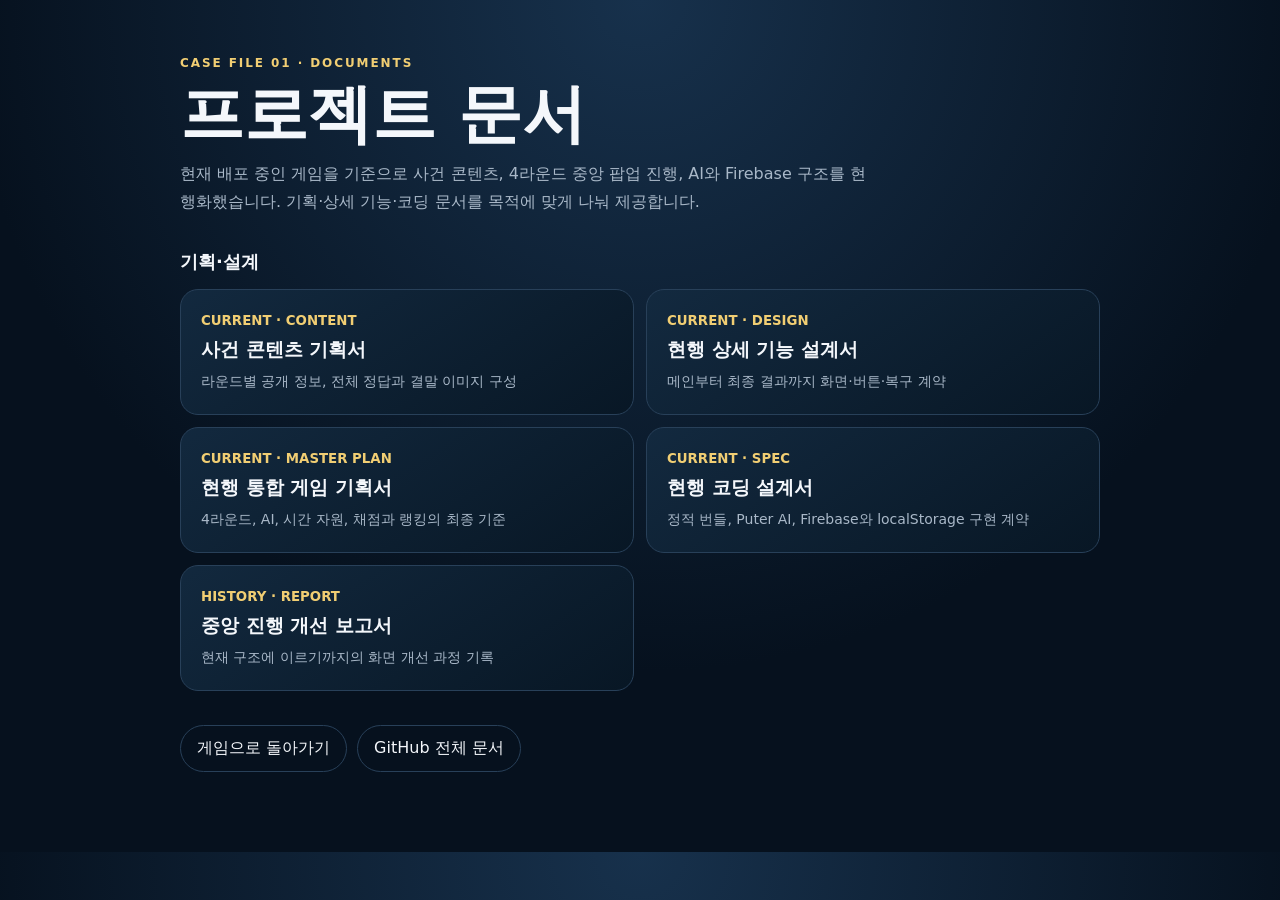
<file: docs/index.html>
<!doctype html>
<html lang="ko">
<head>
  <meta charset="utf-8">
  <meta name="viewport" content="width=device-width, initial-scale=1">
  <meta name="theme-color" content="#071423">
  <title>마크의 마지막 수리 · 프로젝트 문서</title>
  <style>
    :root{color-scheme:dark;--bg:#06111e;--panel:#0d1d2d;--line:#284059;--gold:#f1ce73;--text:#f4f7fb;--muted:#a9b8c8}
    *{box-sizing:border-box}
    body{margin:0;background:radial-gradient(circle at 50% 0,#17314c 0,#06111e 42rem);color:var(--text);font-family:system-ui,-apple-system,"Noto Sans KR",sans-serif}
    main{width:min(920px,calc(100% - 32px));margin:0 auto;padding:52px 0 80px}
    .eyebrow{color:var(--gold);font-size:12px;font-weight:900;letter-spacing:.16em}
    h1{margin:10px 0 12px;font-size:clamp(34px,7vw,64px);line-height:1.05}
    .lead{max-width:700px;margin:0;color:var(--muted);font-size:16px;line-height:1.75}
    section{margin-top:34px}
    h2{font-size:18px}
    .grid{display:grid;grid-template-columns:repeat(2,minmax(0,1fr));gap:12px}
    a.card{display:block;min-height:126px;padding:20px;border:1px solid var(--line);border-radius:18px;background:linear-gradient(145deg,rgba(19,42,64,.94),rgba(8,23,37,.96));color:inherit;text-decoration:none;transition:.18s ease}
    a.card:hover,a.card:focus-visible{border-color:var(--gold);transform:translateY(-2px);outline:none}
    .card small{color:var(--gold);font-weight:800}
    .card b{display:block;margin:8px 0;font-size:19px}
    .card span{color:var(--muted);font-size:14px;line-height:1.55}
    .actions{display:flex;flex-wrap:wrap;gap:10px;margin-top:34px}
    .actions a{padding:12px 16px;border:1px solid var(--line);border-radius:999px;color:var(--text);text-decoration:none}
    @media(max-width:640px){main{width:min(100% - 24px,920px);padding-top:34px}.grid{grid-template-columns:1fr}a.card{min-height:112px}}
  </style>
</head>
<body>
  <main>
    <span class="eyebrow">CASE FILE 01 · DOCUMENTS</span>
    <h1>프로젝트 문서</h1>
    <p class="lead">현재 배포 중인 게임을 기준으로 사건 콘텐츠, 4라운드 중앙 팝업 진행, AI와 Firebase 구조를 현행화했습니다. 기획·상세 기능·코딩 문서를 목적에 맞게 나눠 제공합니다.</p>

    <section>
      <h2>기획·설계</h2>
      <div class="grid">
        <a class="card" href="design/mark-death-mystery-design.html"><small>CURRENT · CONTENT</small><b>사건 콘텐츠 기획서</b><span>라운드별 공개 정보, 전체 정답과 결말 이미지 구성</span></a>
        <a class="card" href="design/mark-death-mystery-detailed-design.html"><small>CURRENT · DESIGN</small><b>현행 상세 기능 설계서</b><span>메인부터 최종 결과까지 화면·버튼·복구 계약</span></a>
        <a class="card" href="design/popup-four-round-mystery-game-plan.html"><small>CURRENT · MASTER PLAN</small><b>현행 통합 게임 기획서</b><span>4라운드, AI, 시간 자원, 채점과 랭킹의 최종 기준</span></a>
        <a class="card" href="design/popup-four-round-coding-spec.html"><small>CURRENT · SPEC</small><b>현행 코딩 설계서</b><span>정적 번들, Puter AI, Firebase와 localStorage 구현 계약</span></a>
        <a class="card" href="design/central-flow-improvement-report.html"><small>HISTORY · REPORT</small><b>중앙 진행 개선 보고서</b><span>현재 구조에 이르기까지의 화면 개선 과정 기록</span></a>
      </div>
    </section>

    <div class="actions">
      <a href="../">게임으로 돌아가기</a>
      <a href="https://github.com/watercastlegames/mark-last-repair/tree/main/docs" target="_blank" rel="noopener">GitHub 전체 문서</a>
    </div>
  </main>
</body>
</html>
</file>
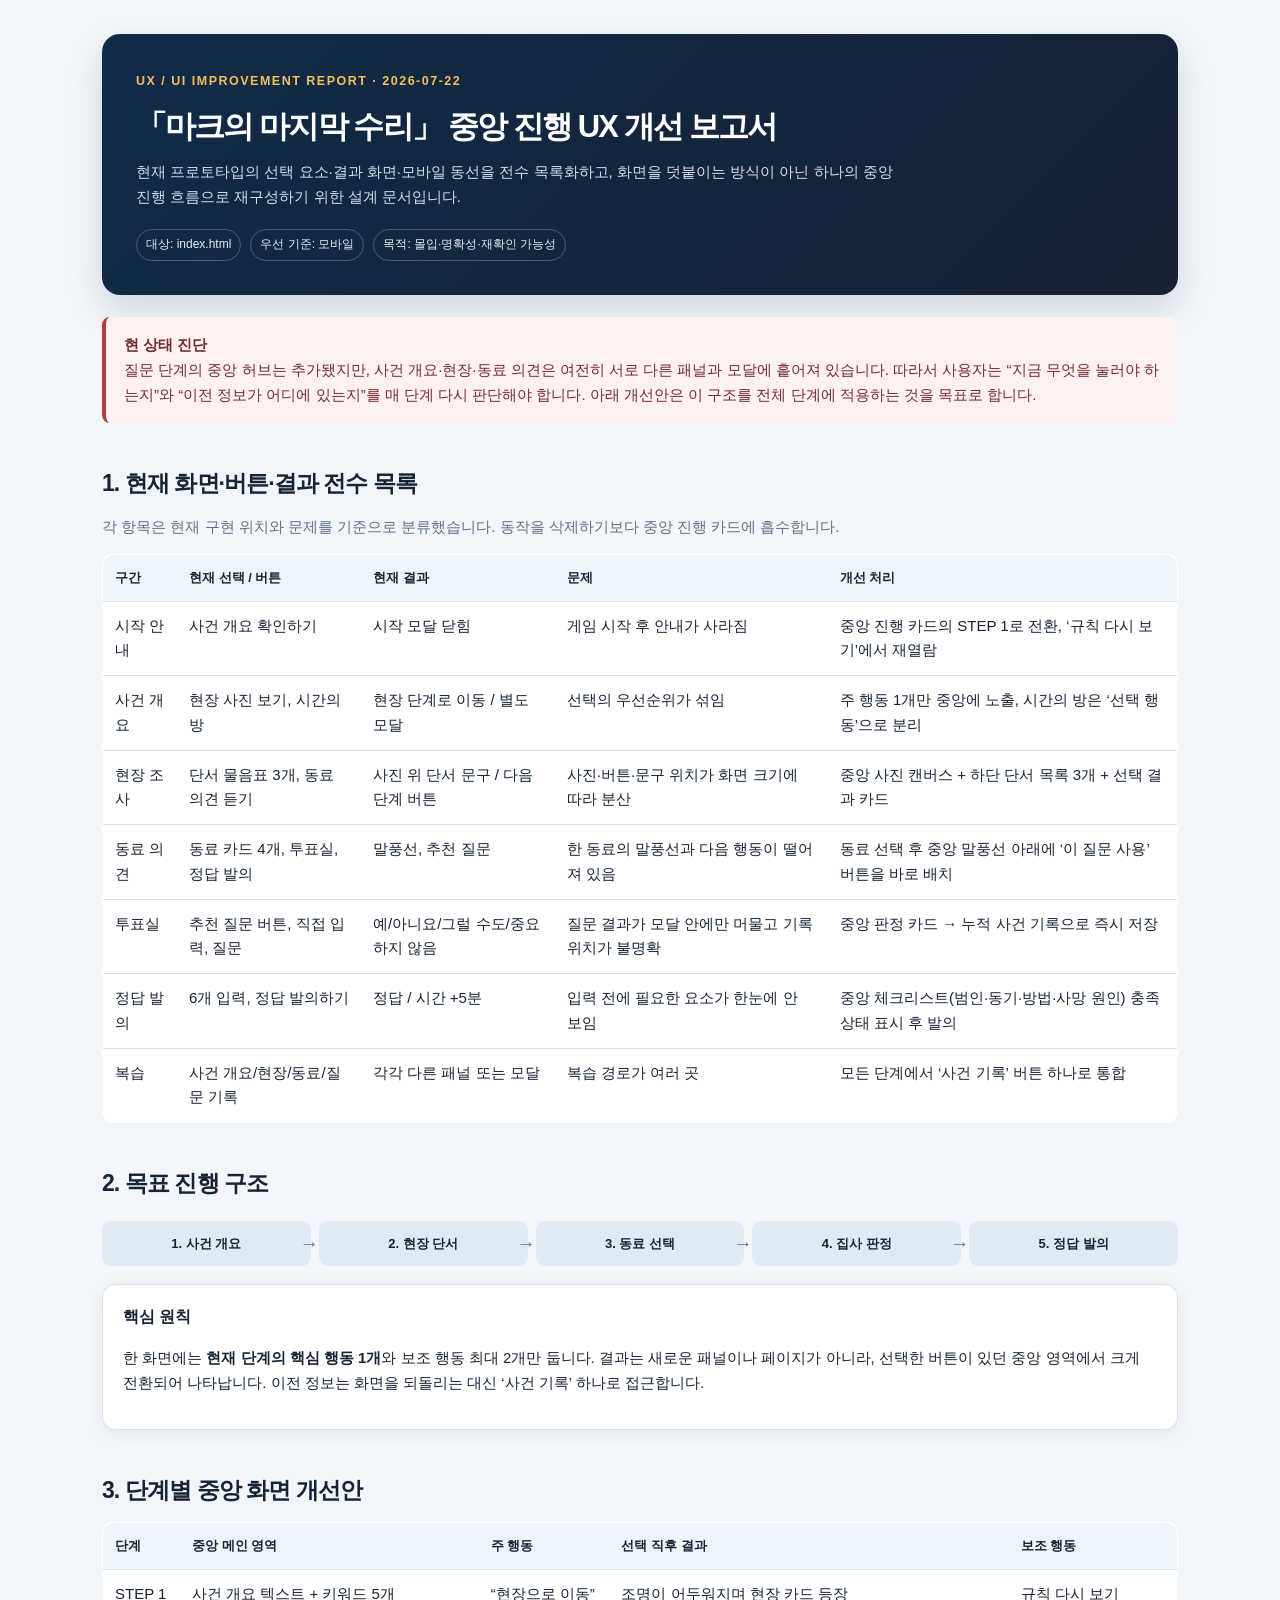
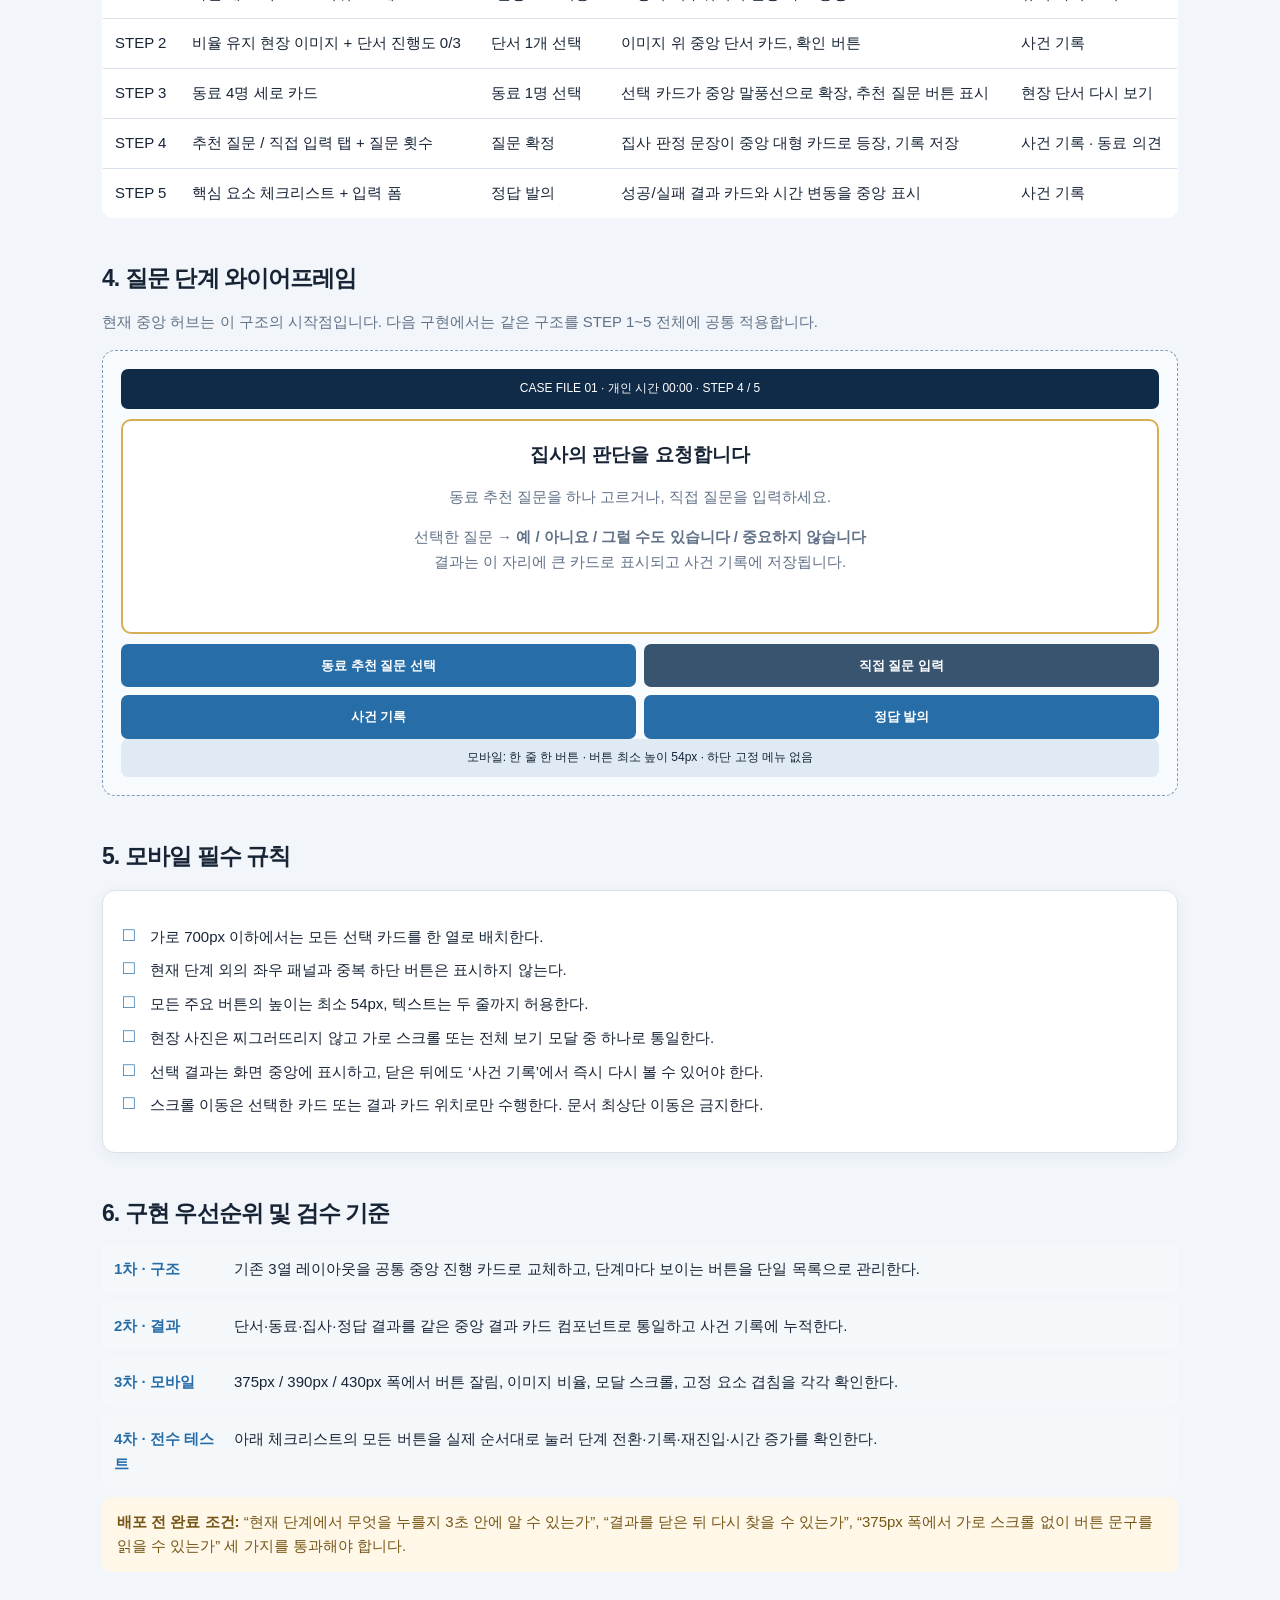
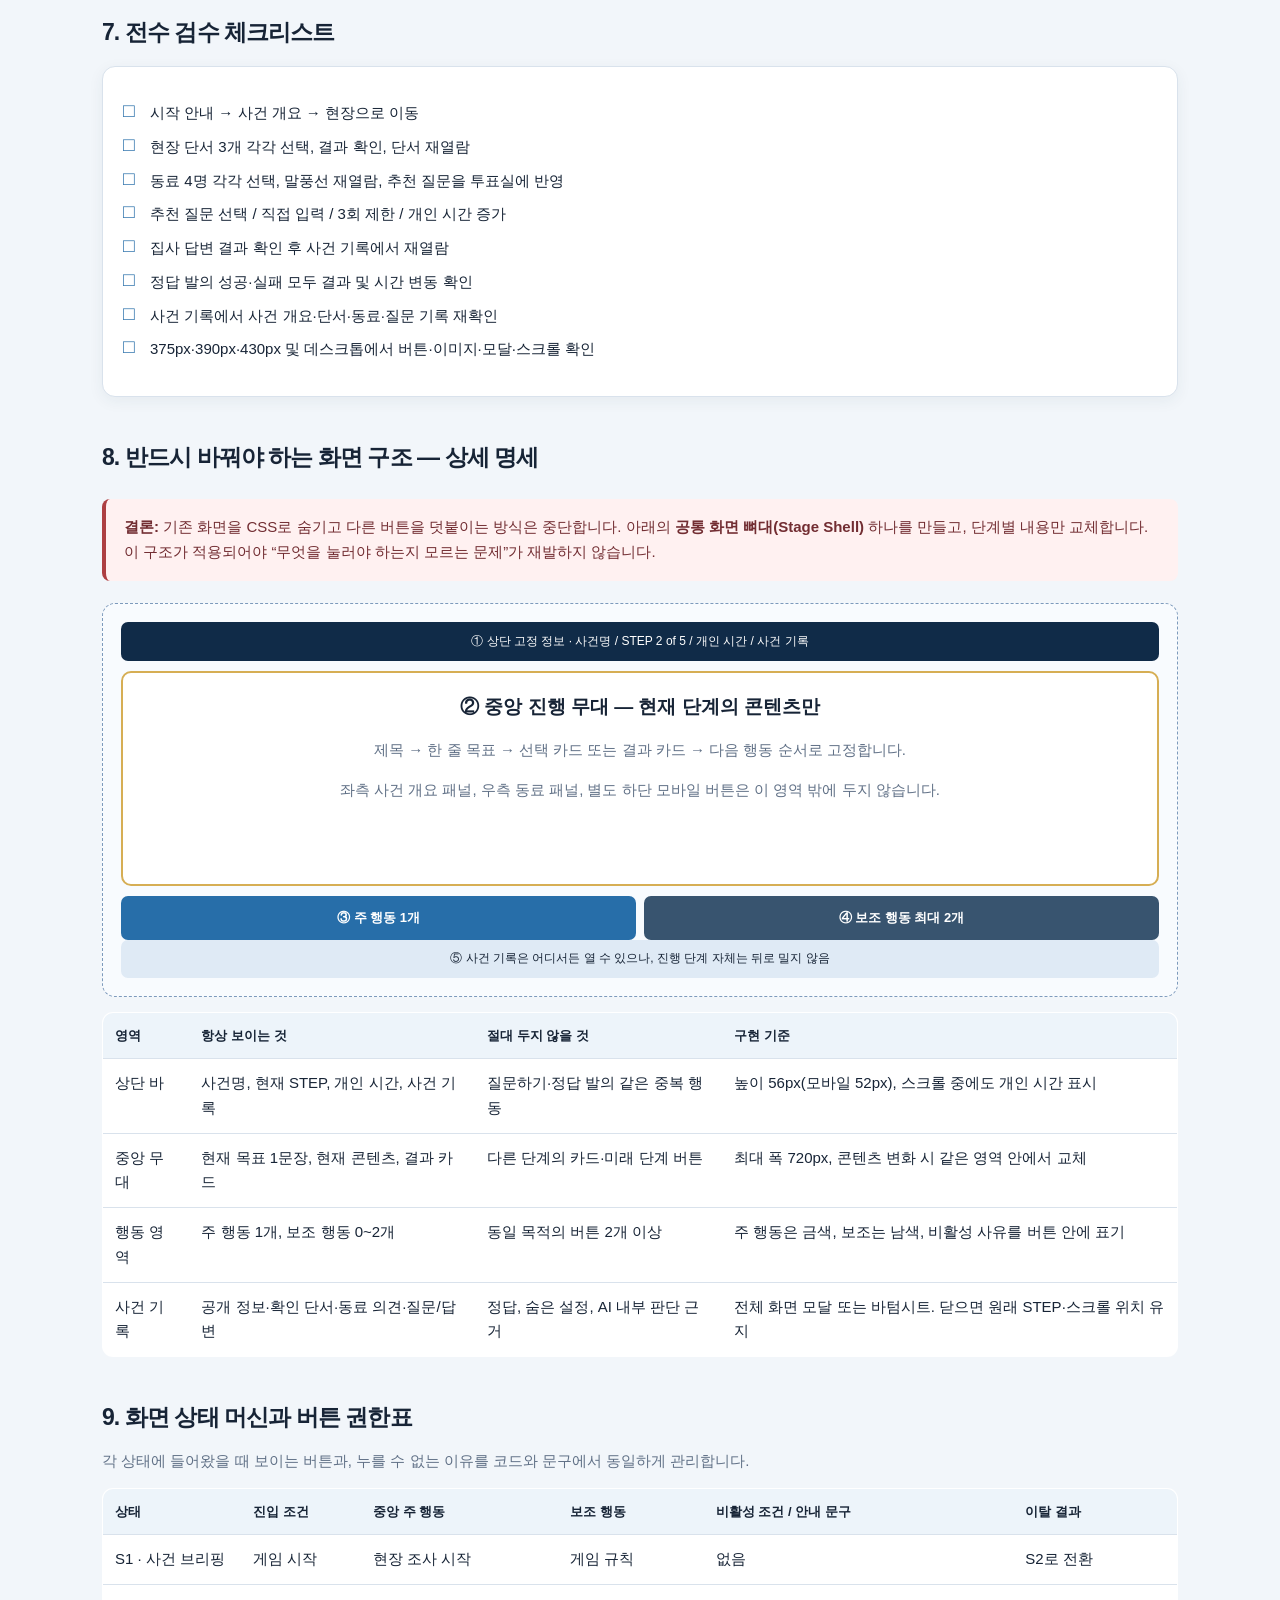
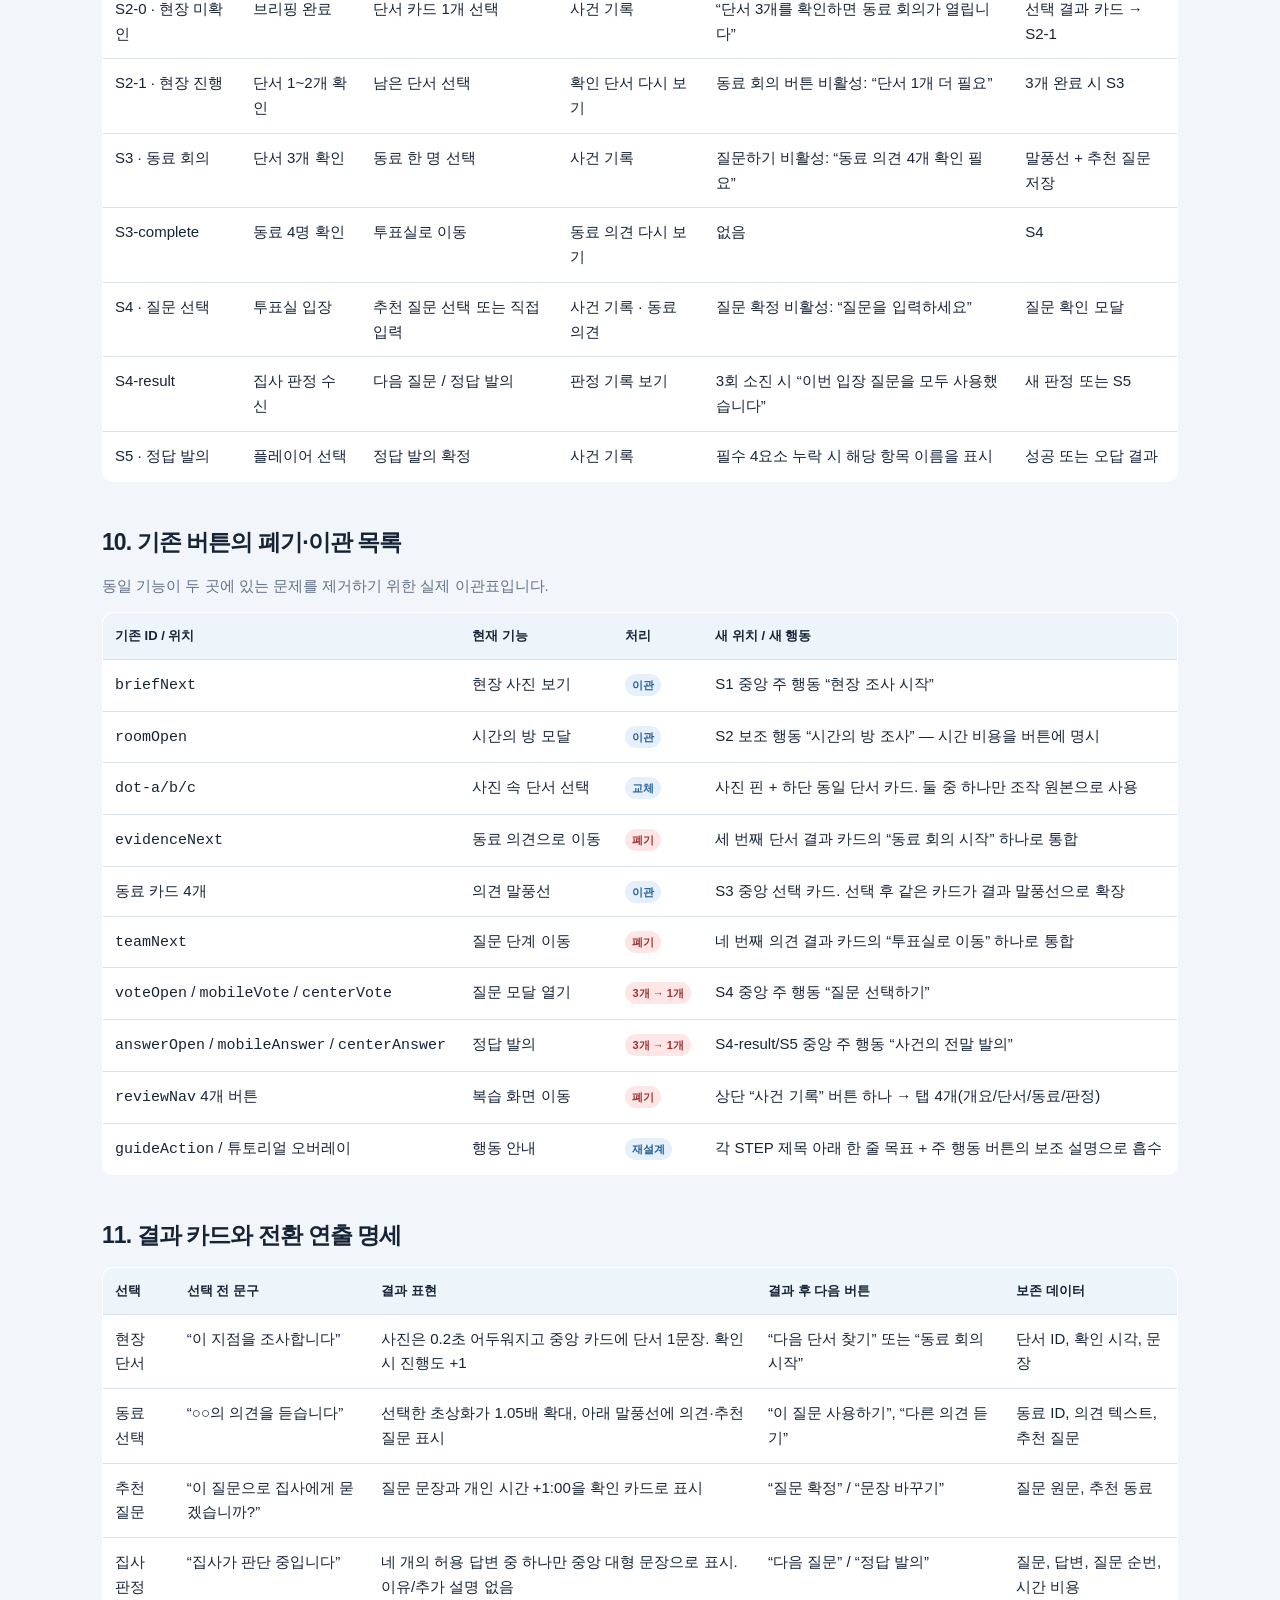
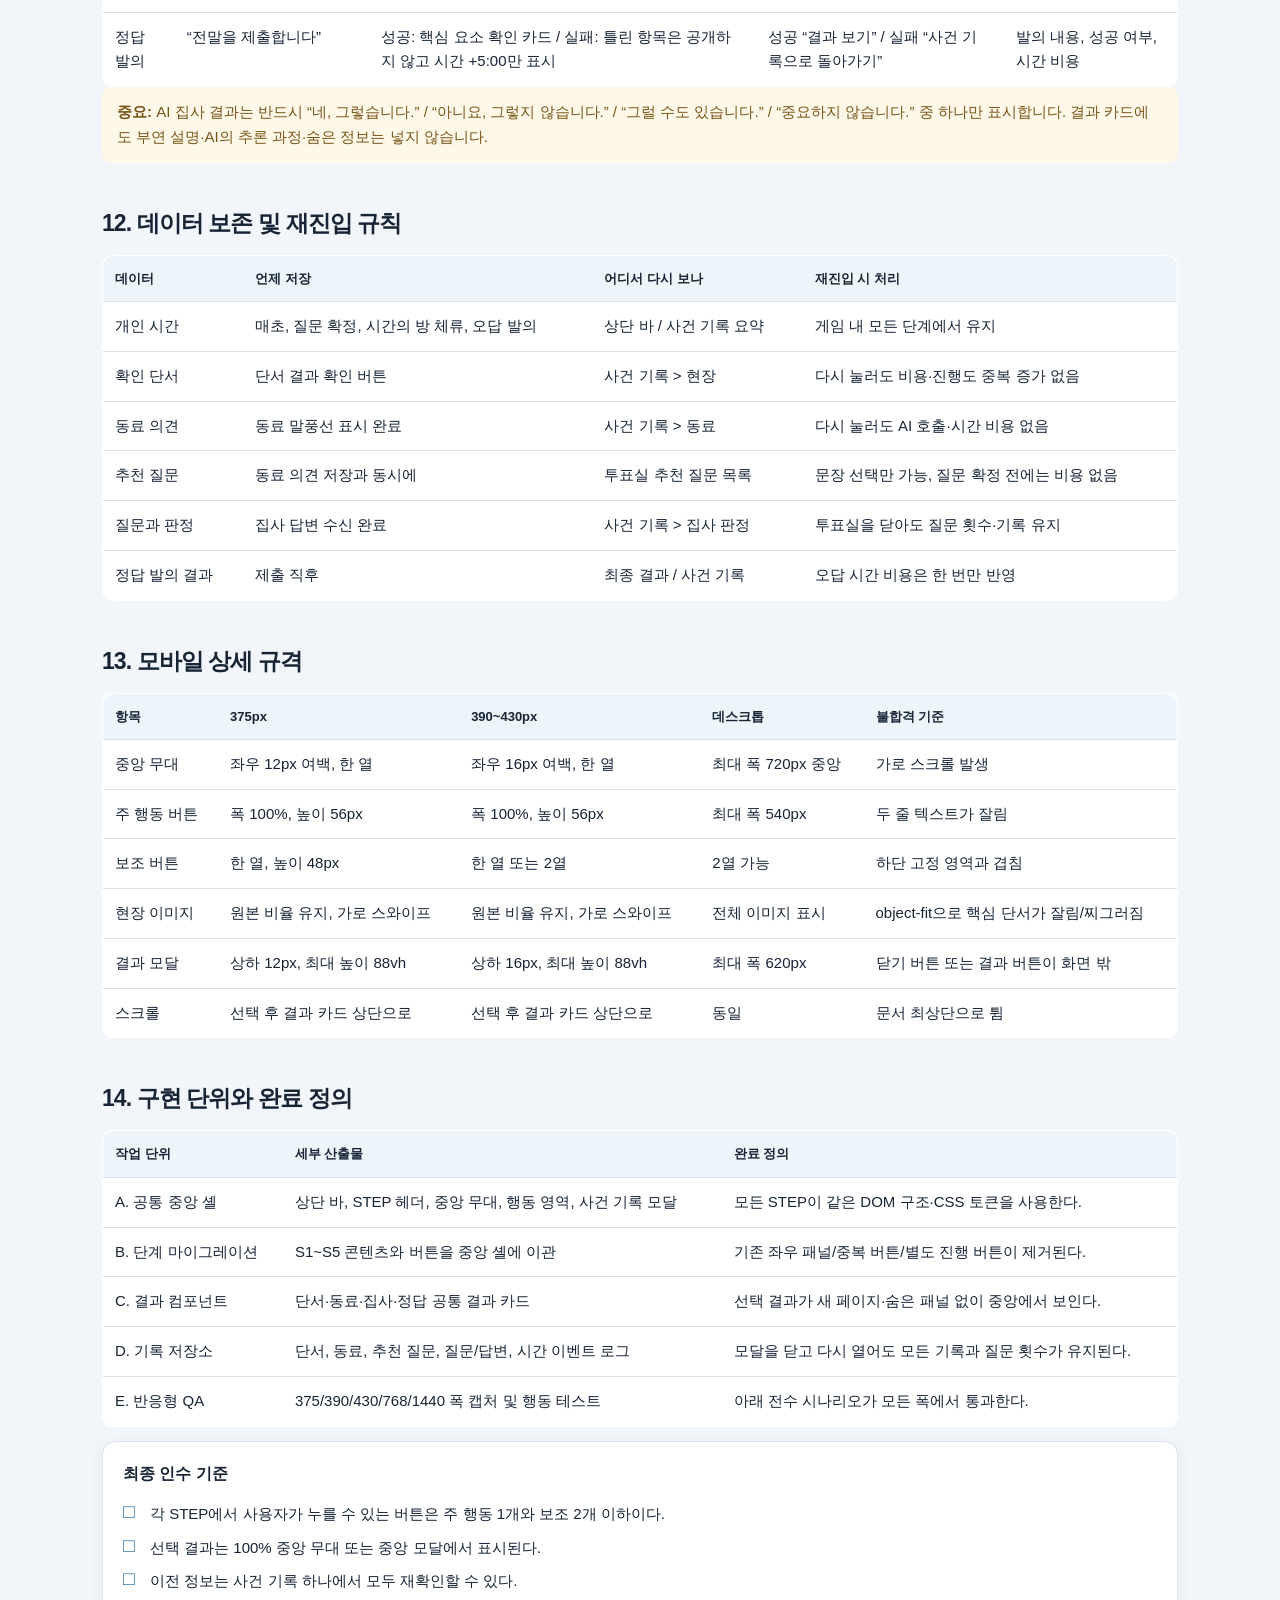
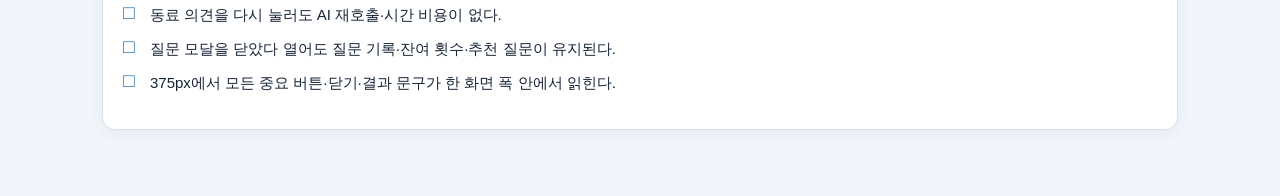
<file: central-flow-improvement-report.html>
<!doctype html>
<html lang="ko">
<head>
  <meta charset="utf-8">
  <meta name="viewport" content="width=device-width, initial-scale=1">
  <title>마크의 마지막 수리 · 중앙 진행 UX 개선 보고서</title>
  <style>
    :root{--ink:#172436;--muted:#617187;--line:#d9e2ec;--paper:#fff;--bg:#f2f6fa;--navy:#0b1c31;--blue:#276ea9;--gold:#c68c22;--red:#ad3f42;--green:#277756}*{box-sizing:border-box}body{margin:0;background:var(--bg);color:var(--ink);font:15px/1.65 "Noto Sans KR","Malgun Gothic",sans-serif}.page{max-width:1120px;margin:auto;padding:34px 22px 70px}.cover{padding:34px;border-radius:18px;background:linear-gradient(135deg,#102b48,#172033);color:#fff;box-shadow:0 15px 35px #102b4826}.cover small{color:#f1c15d;font-weight:800;letter-spacing:.12em}.cover h1{margin:8px 0;font-size:31px;letter-spacing:-.06em}.cover p{max-width:760px;margin:0;color:#d2deeb}.meta{display:flex;gap:9px;flex-wrap:wrap;margin-top:20px}.meta span{padding:5px 9px;border:1px solid #ffffff3b;border-radius:99px;color:#e3edf7;font-size:12px}.notice{margin:22px 0;padding:16px 18px;border-left:4px solid var(--red);border-radius:8px;background:#fff1f1;color:#722d32}h2{margin:42px 0 12px;font-size:23px;letter-spacing:-.04em}h3{margin:0 0 7px;font-size:16px}.section-note{margin:0 0 14px;color:var(--muted)}.card{margin:14px 0;padding:19px 20px;border:1px solid var(--line);border-radius:13px;background:var(--paper);box-shadow:0 4px 15px #233a5210}table{width:100%;border-collapse:collapse;background:var(--paper);border:1px solid var(--line);border-radius:11px;overflow:hidden}th,td{padding:12px;vertical-align:top;border-bottom:1px solid var(--line);text-align:left}th{background:#edf4fa;font-size:13px}tr:last-child td{border-bottom:0}.state{display:inline-block;padding:2px 7px;border-radius:99px;font-size:11px;font-weight:800;white-space:nowrap}.state.problem{background:#ffe6e6;color:#9b3333}.state.keep{background:#e5f4eb;color:#216b47}.state.new{background:#e5f0fc;color:#245f97}.flow{display:grid;grid-template-columns:repeat(5,1fr);gap:8px;margin:18px 0}.flow div{position:relative;padding:12px 9px;border-radius:9px;background:#dfeaf5;text-align:center;font-size:13px;font-weight:800}.flow div:not(:last-child):after{content:"→";position:absolute;right:-8px;top:50%;z-index:1;transform:translateY(-50%);color:#50789f;font-size:19px}.wire{margin:15px 0;padding:18px;border:1px dashed #7d9abc;border-radius:13px;background:#f8fbfe}.wire-top{padding:10px;border-radius:7px;background:#102b48;color:#fff;text-align:center;font-size:12px}.wire-stage{min-height:215px;margin:10px 0;padding:18px;border:2px solid #d6ae54;border-radius:10px;background:#fff;text-align:center}.wire-stage b{display:block;font-size:19px}.wire-stage p{color:#617187}.wire-actions{display:grid;grid-template-columns:1fr 1fr;gap:8px}.wire-actions span{padding:11px;border-radius:7px;background:#276ea9;color:#fff;text-align:center;font-weight:800;font-size:13px}.wire-actions span:nth-child(2){background:#38546f}.wire-bottom{padding:9px;border-radius:7px;background:#dfeaf5;text-align:center;font-size:12px}.checklist{padding-left:0;list-style:none}.checklist li{margin:9px 0;padding-left:27px;position:relative}.checklist li:before{content:"□";position:absolute;left:0;color:var(--blue);font-size:19px;line-height:1}.priority{display:grid;grid-template-columns:110px 1fr;gap:10px;margin:8px 0;padding:12px;border-radius:8px;background:#f5f8fb}.priority b{color:var(--blue)}.rule{padding:13px 15px;border-radius:9px;background:#fff8e9;color:#765617}@media(max-width:700px){.page{padding:18px 12px 50px}.cover{padding:24px 19px}.cover h1{font-size:25px}h2{margin-top:31px;font-size:20px}table{display:block;overflow-x:auto;white-space:normal}th,td{min-width:125px;padding:10px;font-size:13px}.flow{grid-template-columns:1fr}.flow div:not(:last-child):after{content:"↓";right:50%;top:auto;bottom:-17px;transform:translateX(50%)}.wire-actions{grid-template-columns:1fr}.priority{grid-template-columns:1fr;gap:2px}}
  </style>
</head>
<body>
  <main class="page">
    <header class="cover">
      <small>UX / UI IMPROVEMENT REPORT · 2026-07-22</small>
      <h1>「마크의 마지막 수리」 중앙 진행 UX 개선 보고서</h1>
      <p>현재 프로토타입의 선택 요소·결과 화면·모바일 동선을 전수 목록화하고, 화면을 덧붙이는 방식이 아닌 하나의 중앙 진행 흐름으로 재구성하기 위한 설계 문서입니다.</p>
      <div class="meta"><span>대상: index.html</span><span>우선 기준: 모바일</span><span>목적: 몰입·명확성·재확인 가능성</span></div>
    </header>

    <section class="notice"><b>현 상태 진단</b><br>질문 단계의 중앙 허브는 추가됐지만, 사건 개요·현장·동료 의견은 여전히 서로 다른 패널과 모달에 흩어져 있습니다. 따라서 사용자는 “지금 무엇을 눌러야 하는지”와 “이전 정보가 어디에 있는지”를 매 단계 다시 판단해야 합니다. 아래 개선안은 이 구조를 전체 단계에 적용하는 것을 목표로 합니다.</section>

    <h2>1. 현재 화면·버튼·결과 전수 목록</h2>
    <p class="section-note">각 항목은 현재 구현 위치와 문제를 기준으로 분류했습니다. 동작을 삭제하기보다 중앙 진행 카드에 흡수합니다.</p>
    <table>
      <thead><tr><th>구간</th><th>현재 선택 / 버튼</th><th>현재 결과</th><th>문제</th><th>개선 처리</th></tr></thead>
      <tbody>
        <tr><td>시작 안내</td><td>사건 개요 확인하기</td><td>시작 모달 닫힘</td><td>게임 시작 후 안내가 사라짐</td><td>중앙 진행 카드의 STEP 1로 전환, ‘규칙 다시 보기’에서 재열람</td></tr>
        <tr><td>사건 개요</td><td>현장 사진 보기, 시간의 방</td><td>현장 단계로 이동 / 별도 모달</td><td>선택의 우선순위가 섞임</td><td>주 행동 1개만 중앙에 노출, 시간의 방은 ‘선택 행동’으로 분리</td></tr>
        <tr><td>현장 조사</td><td>단서 물음표 3개, 동료 의견 듣기</td><td>사진 위 단서 문구 / 다음 단계 버튼</td><td>사진·버튼·문구 위치가 화면 크기에 따라 분산</td><td>중앙 사진 캔버스 + 하단 단서 목록 3개 + 선택 결과 카드</td></tr>
        <tr><td>동료 의견</td><td>동료 카드 4개, 투표실, 정답 발의</td><td>말풍선, 추천 질문</td><td>한 동료의 말풍선과 다음 행동이 떨어져 있음</td><td>동료 선택 후 중앙 말풍선 아래에 ‘이 질문 사용’ 버튼을 바로 배치</td></tr>
        <tr><td>투표실</td><td>추천 질문 버튼, 직접 입력, 질문</td><td>예/아니요/그럴 수도/중요하지 않음</td><td>질문 결과가 모달 안에만 머물고 기록 위치가 불명확</td><td>중앙 판정 카드 → 누적 사건 기록으로 즉시 저장</td></tr>
        <tr><td>정답 발의</td><td>6개 입력, 정답 발의하기</td><td>정답 / 시간 +5분</td><td>입력 전에 필요한 요소가 한눈에 안 보임</td><td>중앙 체크리스트(범인·동기·방법·사망 원인) 충족 상태 표시 후 발의</td></tr>
        <tr><td>복습</td><td>사건 개요/현장/동료/질문 기록</td><td>각각 다른 패널 또는 모달</td><td>복습 경로가 여러 곳</td><td>모든 단계에서 ‘사건 기록’ 버튼 하나로 통합</td></tr>
      </tbody>
    </table>

    <h2>2. 목표 진행 구조</h2>
    <div class="flow"><div>1. 사건 개요</div><div>2. 현장 단서</div><div>3. 동료 선택</div><div>4. 집사 판정</div><div>5. 정답 발의</div></div>
    <div class="card"><h3>핵심 원칙</h3><p>한 화면에는 <b>현재 단계의 핵심 행동 1개</b>와 보조 행동 최대 2개만 둡니다. 결과는 새로운 패널이나 페이지가 아니라, 선택한 버튼이 있던 중앙 영역에서 크게 전환되어 나타납니다. 이전 정보는 화면을 되돌리는 대신 ‘사건 기록’ 하나로 접근합니다.</p></div>

    <h2>3. 단계별 중앙 화면 개선안</h2>
    <table>
      <thead><tr><th>단계</th><th>중앙 메인 영역</th><th>주 행동</th><th>선택 직후 결과</th><th>보조 행동</th></tr></thead>
      <tbody>
        <tr><td>STEP 1</td><td>사건 개요 텍스트 + 키워드 5개</td><td>“현장으로 이동”</td><td>조명이 어두워지며 현장 카드 등장</td><td>규칙 다시 보기</td></tr>
        <tr><td>STEP 2</td><td>비율 유지 현장 이미지 + 단서 진행도 0/3</td><td>단서 1개 선택</td><td>이미지 위 중앙 단서 카드, 확인 버튼</td><td>사건 기록</td></tr>
        <tr><td>STEP 3</td><td>동료 4명 세로 카드</td><td>동료 1명 선택</td><td>선택 카드가 중앙 말풍선으로 확장, 추천 질문 버튼 표시</td><td>현장 단서 다시 보기</td></tr>
        <tr><td>STEP 4</td><td>추천 질문 / 직접 입력 탭 + 질문 횟수</td><td>질문 확정</td><td>집사 판정 문장이 중앙 대형 카드로 등장, 기록 저장</td><td>사건 기록 · 동료 의견</td></tr>
        <tr><td>STEP 5</td><td>핵심 요소 체크리스트 + 입력 폼</td><td>정답 발의</td><td>성공/실패 결과 카드와 시간 변동을 중앙 표시</td><td>사건 기록</td></tr>
      </tbody>
    </table>

    <h2>4. 질문 단계 와이어프레임</h2>
    <p class="section-note">현재 중앙 허브는 이 구조의 시작점입니다. 다음 구현에서는 같은 구조를 STEP 1~5 전체에 공통 적용합니다.</p>
    <div class="wire">
      <div class="wire-top">CASE FILE 01 · 개인 시간 00:00 · STEP 4 / 5</div>
      <div class="wire-stage"><b>집사의 판단을 요청합니다</b><p>동료 추천 질문을 하나 고르거나, 직접 질문을 입력하세요.</p><p>선택한 질문 → <strong>예 / 아니요 / 그럴 수도 있습니다 / 중요하지 않습니다</strong><br>결과는 이 자리에 큰 카드로 표시되고 사건 기록에 저장됩니다.</p></div>
      <div class="wire-actions"><span>동료 추천 질문 선택</span><span>직접 질문 입력</span><span>사건 기록</span><span>정답 발의</span></div>
      <div class="wire-bottom">모바일: 한 줄 한 버튼 · 버튼 최소 높이 54px · 하단 고정 메뉴 없음</div>
    </div>

    <h2>5. 모바일 필수 규칙</h2>
    <div class="card"><ul class="checklist"><li>가로 700px 이하에서는 모든 선택 카드를 한 열로 배치한다.</li><li>현재 단계 외의 좌우 패널과 중복 하단 버튼은 표시하지 않는다.</li><li>모든 주요 버튼의 높이는 최소 54px, 텍스트는 두 줄까지 허용한다.</li><li>현장 사진은 찌그러뜨리지 않고 가로 스크롤 또는 전체 보기 모달 중 하나로 통일한다.</li><li>선택 결과는 화면 중앙에 표시하고, 닫은 뒤에도 ‘사건 기록’에서 즉시 다시 볼 수 있어야 한다.</li><li>스크롤 이동은 선택한 카드 또는 결과 카드 위치로만 수행한다. 문서 최상단 이동은 금지한다.</li></ul></div>

    <h2>6. 구현 우선순위 및 검수 기준</h2>
    <div class="priority"><b>1차 · 구조</b><span>기존 3열 레이아웃을 공통 중앙 진행 카드로 교체하고, 단계마다 보이는 버튼을 단일 목록으로 관리한다.</span></div>
    <div class="priority"><b>2차 · 결과</b><span>단서·동료·집사·정답 결과를 같은 중앙 결과 카드 컴포넌트로 통일하고 사건 기록에 누적한다.</span></div>
    <div class="priority"><b>3차 · 모바일</b><span>375px / 390px / 430px 폭에서 버튼 잘림, 이미지 비율, 모달 스크롤, 고정 요소 겹침을 각각 확인한다.</span></div>
    <div class="priority"><b>4차 · 전수 테스트</b><span>아래 체크리스트의 모든 버튼을 실제 순서대로 눌러 단계 전환·기록·재진입·시간 증가를 확인한다.</span></div>
    <div class="rule"><b>배포 전 완료 조건:</b> “현재 단계에서 무엇을 누를지 3초 안에 알 수 있는가”, “결과를 닫은 뒤 다시 찾을 수 있는가”, “375px 폭에서 가로 스크롤 없이 버튼 문구를 읽을 수 있는가” 세 가지를 통과해야 합니다.</div>

    <h2>7. 전수 검수 체크리스트</h2>
    <div class="card"><ul class="checklist"><li>시작 안내 → 사건 개요 → 현장으로 이동</li><li>현장 단서 3개 각각 선택, 결과 확인, 단서 재열람</li><li>동료 4명 각각 선택, 말풍선 재열람, 추천 질문을 투표실에 반영</li><li>추천 질문 선택 / 직접 입력 / 3회 제한 / 개인 시간 증가</li><li>집사 답변 결과 확인 후 사건 기록에서 재열람</li><li>정답 발의 성공·실패 모두 결과 및 시간 변동 확인</li><li>사건 기록에서 사건 개요·단서·동료·질문 기록 재확인</li><li>375px·390px·430px 및 데스크톱에서 버튼·이미지·모달·스크롤 확인</li></ul></div>
    <h2>8. 반드시 바꿔야 하는 화면 구조 — 상세 명세</h2>
    <div class="notice"><b>결론:</b> 기존 화면을 CSS로 숨기고 다른 버튼을 덧붙이는 방식은 중단합니다. 아래의 <b>공통 화면 뼈대(Stage Shell)</b> 하나를 만들고, 단계별 내용만 교체합니다. 이 구조가 적용되어야 “무엇을 눌러야 하는지 모르는 문제”가 재발하지 않습니다.</div>
    <div class="wire">
      <div class="wire-top">① 상단 고정 정보 · 사건명 / STEP 2 of 5 / 개인 시간 / 사건 기록</div>
      <div class="wire-stage"><b>② 중앙 진행 무대 — 현재 단계의 콘텐츠만</b><p>제목 → 한 줄 목표 → 선택 카드 또는 결과 카드 → 다음 행동 순서로 고정합니다.</p><p>좌측 사건 개요 패널, 우측 동료 패널, 별도 하단 모바일 버튼은 이 영역 밖에 두지 않습니다.</p></div>
      <div class="wire-actions"><span>③ 주 행동 1개</span><span>④ 보조 행동 최대 2개</span></div>
      <div class="wire-bottom">⑤ 사건 기록은 어디서든 열 수 있으나, 진행 단계 자체는 뒤로 밀지 않음</div>
    </div>
    <table>
      <thead><tr><th>영역</th><th>항상 보이는 것</th><th>절대 두지 않을 것</th><th>구현 기준</th></tr></thead>
      <tbody>
        <tr><td>상단 바</td><td>사건명, 현재 STEP, 개인 시간, 사건 기록</td><td>질문하기·정답 발의 같은 중복 행동</td><td>높이 56px(모바일 52px), 스크롤 중에도 개인 시간 표시</td></tr>
        <tr><td>중앙 무대</td><td>현재 목표 1문장, 현재 콘텐츠, 결과 카드</td><td>다른 단계의 카드·미래 단계 버튼</td><td>최대 폭 720px, 콘텐츠 변화 시 같은 영역 안에서 교체</td></tr>
        <tr><td>행동 영역</td><td>주 행동 1개, 보조 행동 0~2개</td><td>동일 목적의 버튼 2개 이상</td><td>주 행동은 금색, 보조는 남색, 비활성 사유를 버튼 안에 표기</td></tr>
        <tr><td>사건 기록</td><td>공개 정보·확인 단서·동료 의견·질문/답변</td><td>정답, 숨은 설정, AI 내부 판단 근거</td><td>전체 화면 모달 또는 바텀시트. 닫으면 원래 STEP·스크롤 위치 유지</td></tr>
      </tbody>
    </table>

    <h2>9. 화면 상태 머신과 버튼 권한표</h2>
    <p class="section-note">각 상태에 들어왔을 때 보이는 버튼과, 누를 수 없는 이유를 코드와 문구에서 동일하게 관리합니다.</p>
    <table>
      <thead><tr><th>상태</th><th>진입 조건</th><th>중앙 주 행동</th><th>보조 행동</th><th>비활성 조건 / 안내 문구</th><th>이탈 결과</th></tr></thead>
      <tbody>
        <tr><td>S1 · 사건 브리핑</td><td>게임 시작</td><td>현장 조사 시작</td><td>게임 규칙</td><td>없음</td><td>S2로 전환</td></tr>
        <tr><td>S2-0 · 현장 미확인</td><td>브리핑 완료</td><td>단서 카드 1개 선택</td><td>사건 기록</td><td>“단서 3개를 확인하면 동료 회의가 열립니다”</td><td>선택 결과 카드 → S2-1</td></tr>
        <tr><td>S2-1 · 현장 진행</td><td>단서 1~2개 확인</td><td>남은 단서 선택</td><td>확인 단서 다시 보기</td><td>동료 회의 버튼 비활성: “단서 1개 더 필요”</td><td>3개 완료 시 S3</td></tr>
        <tr><td>S3 · 동료 회의</td><td>단서 3개 확인</td><td>동료 한 명 선택</td><td>사건 기록</td><td>질문하기 비활성: “동료 의견 4개 확인 필요”</td><td>말풍선 + 추천 질문 저장</td></tr>
        <tr><td>S3-complete</td><td>동료 4명 확인</td><td>투표실로 이동</td><td>동료 의견 다시 보기</td><td>없음</td><td>S4</td></tr>
        <tr><td>S4 · 질문 선택</td><td>투표실 입장</td><td>추천 질문 선택 또는 직접 입력</td><td>사건 기록 · 동료 의견</td><td>질문 확정 비활성: “질문을 입력하세요”</td><td>질문 확인 모달</td></tr>
        <tr><td>S4-result</td><td>집사 판정 수신</td><td>다음 질문 / 정답 발의</td><td>판정 기록 보기</td><td>3회 소진 시 “이번 입장 질문을 모두 사용했습니다”</td><td>새 판정 또는 S5</td></tr>
        <tr><td>S5 · 정답 발의</td><td>플레이어 선택</td><td>정답 발의 확정</td><td>사건 기록</td><td>필수 4요소 누락 시 해당 항목 이름을 표시</td><td>성공 또는 오답 결과</td></tr>
      </tbody>
    </table>

    <h2>10. 기존 버튼의 폐기·이관 목록</h2>
    <p class="section-note">동일 기능이 두 곳에 있는 문제를 제거하기 위한 실제 이관표입니다.</p>
    <table>
      <thead><tr><th>기존 ID / 위치</th><th>현재 기능</th><th>처리</th><th>새 위치 / 새 행동</th></tr></thead>
      <tbody>
        <tr><td><code>briefNext</code></td><td>현장 사진 보기</td><td><span class="state new">이관</span></td><td>S1 중앙 주 행동 “현장 조사 시작”</td></tr>
        <tr><td><code>roomOpen</code></td><td>시간의 방 모달</td><td><span class="state new">이관</span></td><td>S2 보조 행동 “시간의 방 조사” — 시간 비용을 버튼에 명시</td></tr>
        <tr><td><code>dot-a/b/c</code></td><td>사진 속 단서 선택</td><td><span class="state new">교체</span></td><td>사진 핀 + 하단 동일 단서 카드. 둘 중 하나만 조작 원본으로 사용</td></tr>
        <tr><td><code>evidenceNext</code></td><td>동료 의견으로 이동</td><td><span class="state problem">폐기</span></td><td>세 번째 단서 결과 카드의 “동료 회의 시작” 하나로 통합</td></tr>
        <tr><td>동료 카드 4개</td><td>의견 말풍선</td><td><span class="state new">이관</span></td><td>S3 중앙 선택 카드. 선택 후 같은 카드가 결과 말풍선으로 확장</td></tr>
        <tr><td><code>teamNext</code></td><td>질문 단계 이동</td><td><span class="state problem">폐기</span></td><td>네 번째 의견 결과 카드의 “투표실로 이동” 하나로 통합</td></tr>
        <tr><td><code>voteOpen</code> / <code>mobileVote</code> / <code>centerVote</code></td><td>질문 모달 열기</td><td><span class="state problem">3개 → 1개</span></td><td>S4 중앙 주 행동 “질문 선택하기”</td></tr>
        <tr><td><code>answerOpen</code> / <code>mobileAnswer</code> / <code>centerAnswer</code></td><td>정답 발의</td><td><span class="state problem">3개 → 1개</span></td><td>S4-result/S5 중앙 주 행동 “사건의 전말 발의”</td></tr>
        <tr><td><code>reviewNav</code> 4개 버튼</td><td>복습 화면 이동</td><td><span class="state problem">폐기</span></td><td>상단 “사건 기록” 버튼 하나 → 탭 4개(개요/단서/동료/판정)</td></tr>
        <tr><td><code>guideAction</code> / 튜토리얼 오버레이</td><td>행동 안내</td><td><span class="state new">재설계</span></td><td>각 STEP 제목 아래 한 줄 목표 + 주 행동 버튼의 보조 설명으로 흡수</td></tr>
      </tbody>
    </table>

    <h2>11. 결과 카드와 전환 연출 명세</h2>
    <table>
      <thead><tr><th>선택</th><th>선택 전 문구</th><th>결과 표현</th><th>결과 후 다음 버튼</th><th>보존 데이터</th></tr></thead>
      <tbody>
        <tr><td>현장 단서</td><td>“이 지점을 조사합니다”</td><td>사진은 0.2초 어두워지고 중앙 카드에 단서 1문장. 확인 시 진행도 +1</td><td>“다음 단서 찾기” 또는 “동료 회의 시작”</td><td>단서 ID, 확인 시각, 문장</td></tr>
        <tr><td>동료 선택</td><td>“○○의 의견을 듣습니다”</td><td>선택한 초상화가 1.05배 확대, 아래 말풍선에 의견·추천 질문 표시</td><td>“이 질문 사용하기”, “다른 의견 듣기”</td><td>동료 ID, 의견 텍스트, 추천 질문</td></tr>
        <tr><td>추천 질문</td><td>“이 질문으로 집사에게 묻겠습니까?”</td><td>질문 문장과 개인 시간 +1:00을 확인 카드로 표시</td><td>“질문 확정” / “문장 바꾸기”</td><td>질문 원문, 추천 동료</td></tr>
        <tr><td>집사 판정</td><td>“집사가 판단 중입니다”</td><td>네 개의 허용 답변 중 하나만 중앙 대형 문장으로 표시. 이유/추가 설명 없음</td><td>“다음 질문” / “정답 발의”</td><td>질문, 답변, 질문 순번, 시간 비용</td></tr>
        <tr><td>정답 발의</td><td>“전말을 제출합니다”</td><td>성공: 핵심 요소 확인 카드 / 실패: 틀린 항목은 공개하지 않고 시간 +5:00만 표시</td><td>성공 “결과 보기” / 실패 “사건 기록으로 돌아가기”</td><td>발의 내용, 성공 여부, 시간 비용</td></tr>
      </tbody>
    </table>
    <div class="rule"><b>중요:</b> AI 집사 결과는 반드시 “네, 그렇습니다.” / “아니요, 그렇지 않습니다.” / “그럴 수도 있습니다.” / “중요하지 않습니다.” 중 하나만 표시합니다. 결과 카드에도 부연 설명·AI의 추론 과정·숨은 정보는 넣지 않습니다.</div>

    <h2>12. 데이터 보존 및 재진입 규칙</h2>
    <table>
      <thead><tr><th>데이터</th><th>언제 저장</th><th>어디서 다시 보나</th><th>재진입 시 처리</th></tr></thead>
      <tbody>
        <tr><td>개인 시간</td><td>매초, 질문 확정, 시간의 방 체류, 오답 발의</td><td>상단 바 / 사건 기록 요약</td><td>게임 내 모든 단계에서 유지</td></tr>
        <tr><td>확인 단서</td><td>단서 결과 확인 버튼</td><td>사건 기록 &gt; 현장</td><td>다시 눌러도 비용·진행도 중복 증가 없음</td></tr>
        <tr><td>동료 의견</td><td>동료 말풍선 표시 완료</td><td>사건 기록 &gt; 동료</td><td>다시 눌러도 AI 호출·시간 비용 없음</td></tr>
        <tr><td>추천 질문</td><td>동료 의견 저장과 동시에</td><td>투표실 추천 질문 목록</td><td>문장 선택만 가능, 질문 확정 전에는 비용 없음</td></tr>
        <tr><td>질문과 판정</td><td>집사 답변 수신 완료</td><td>사건 기록 &gt; 집사 판정</td><td>투표실을 닫아도 질문 횟수·기록 유지</td></tr>
        <tr><td>정답 발의 결과</td><td>제출 직후</td><td>최종 결과 / 사건 기록</td><td>오답 시간 비용은 한 번만 반영</td></tr>
      </tbody>
    </table>

    <h2>13. 모바일 상세 규격</h2>
    <table>
      <thead><tr><th>항목</th><th>375px</th><th>390~430px</th><th>데스크톱</th><th>불합격 기준</th></tr></thead>
      <tbody>
        <tr><td>중앙 무대</td><td>좌우 12px 여백, 한 열</td><td>좌우 16px 여백, 한 열</td><td>최대 폭 720px 중앙</td><td>가로 스크롤 발생</td></tr>
        <tr><td>주 행동 버튼</td><td>폭 100%, 높이 56px</td><td>폭 100%, 높이 56px</td><td>최대 폭 540px</td><td>두 줄 텍스트가 잘림</td></tr>
        <tr><td>보조 버튼</td><td>한 열, 높이 48px</td><td>한 열 또는 2열</td><td>2열 가능</td><td>하단 고정 영역과 겹침</td></tr>
        <tr><td>현장 이미지</td><td>원본 비율 유지, 가로 스와이프</td><td>원본 비율 유지, 가로 스와이프</td><td>전체 이미지 표시</td><td>object-fit으로 핵심 단서가 잘림/찌그러짐</td></tr>
        <tr><td>결과 모달</td><td>상하 12px, 최대 높이 88vh</td><td>상하 16px, 최대 높이 88vh</td><td>최대 폭 620px</td><td>닫기 버튼 또는 결과 버튼이 화면 밖</td></tr>
        <tr><td>스크롤</td><td>선택 후 결과 카드 상단으로</td><td>선택 후 결과 카드 상단으로</td><td>동일</td><td>문서 최상단으로 튐</td></tr>
      </tbody>
    </table>

    <h2>14. 구현 단위와 완료 정의</h2>
    <table>
      <thead><tr><th>작업 단위</th><th>세부 산출물</th><th>완료 정의</th></tr></thead>
      <tbody>
        <tr><td>A. 공통 중앙 셸</td><td>상단 바, STEP 헤더, 중앙 무대, 행동 영역, 사건 기록 모달</td><td>모든 STEP이 같은 DOM 구조·CSS 토큰을 사용한다.</td></tr>
        <tr><td>B. 단계 마이그레이션</td><td>S1~S5 콘텐츠와 버튼을 중앙 셸에 이관</td><td>기존 좌우 패널/중복 버튼/별도 진행 버튼이 제거된다.</td></tr>
        <tr><td>C. 결과 컴포넌트</td><td>단서·동료·집사·정답 공통 결과 카드</td><td>선택 결과가 새 페이지·숨은 패널 없이 중앙에서 보인다.</td></tr>
        <tr><td>D. 기록 저장소</td><td>단서, 동료, 추천 질문, 질문/답변, 시간 이벤트 로그</td><td>모달을 닫고 다시 열어도 모든 기록과 질문 횟수가 유지된다.</td></tr>
        <tr><td>E. 반응형 QA</td><td>375/390/430/768/1440 폭 캡처 및 행동 테스트</td><td>아래 전수 시나리오가 모든 폭에서 통과한다.</td></tr>
      </tbody>
    </table>
    <div class="card"><h3>최종 인수 기준</h3><ul class="checklist"><li>각 STEP에서 사용자가 누를 수 있는 버튼은 주 행동 1개와 보조 2개 이하이다.</li><li>선택 결과는 100% 중앙 무대 또는 중앙 모달에서 표시된다.</li><li>이전 정보는 사건 기록 하나에서 모두 재확인할 수 있다.</li><li>동료 의견을 다시 눌러도 AI 재호출·시간 비용이 없다.</li><li>질문 모달을 닫았다 열어도 질문 기록·잔여 횟수·추천 질문이 유지된다.</li><li>375px에서 모든 중요 버튼·닫기·결과 문구가 한 화면 폭 안에서 읽힌다.</li></ul></div>
  </main>
</body>
</html>
</file>
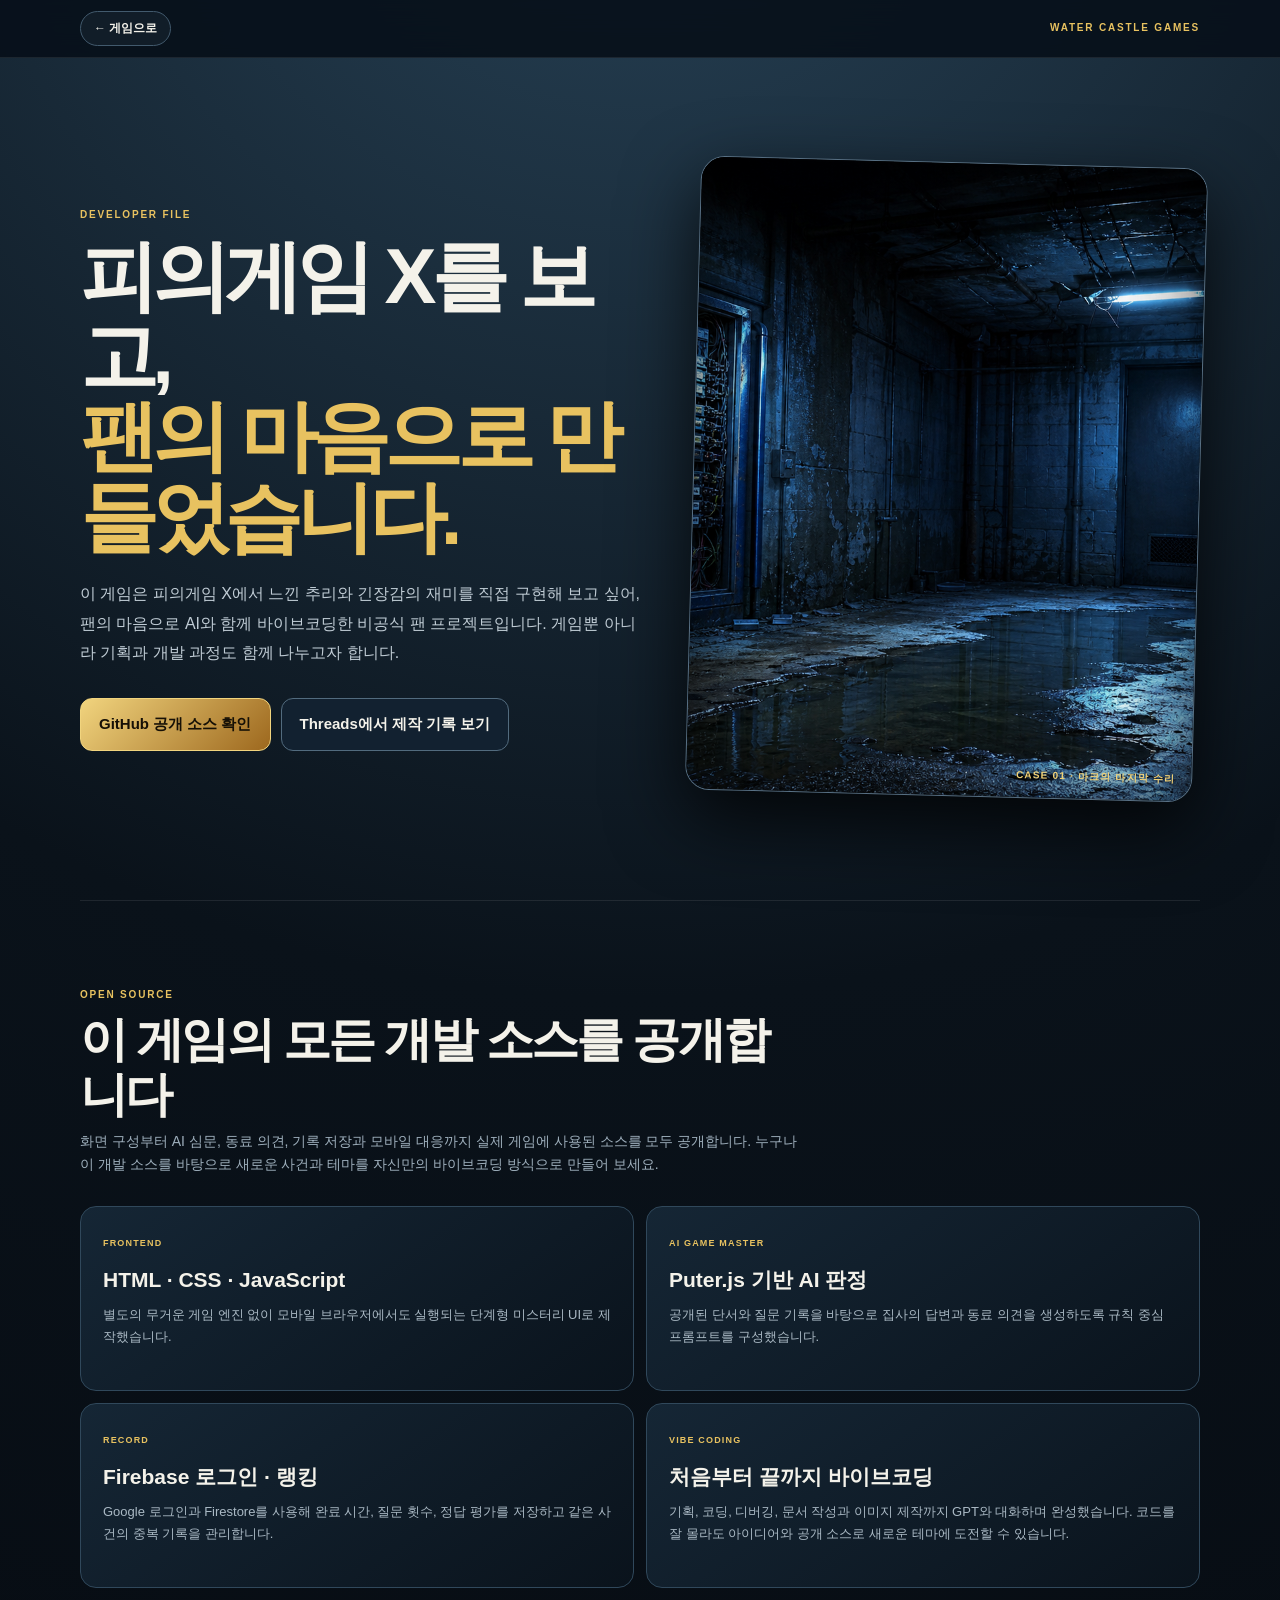
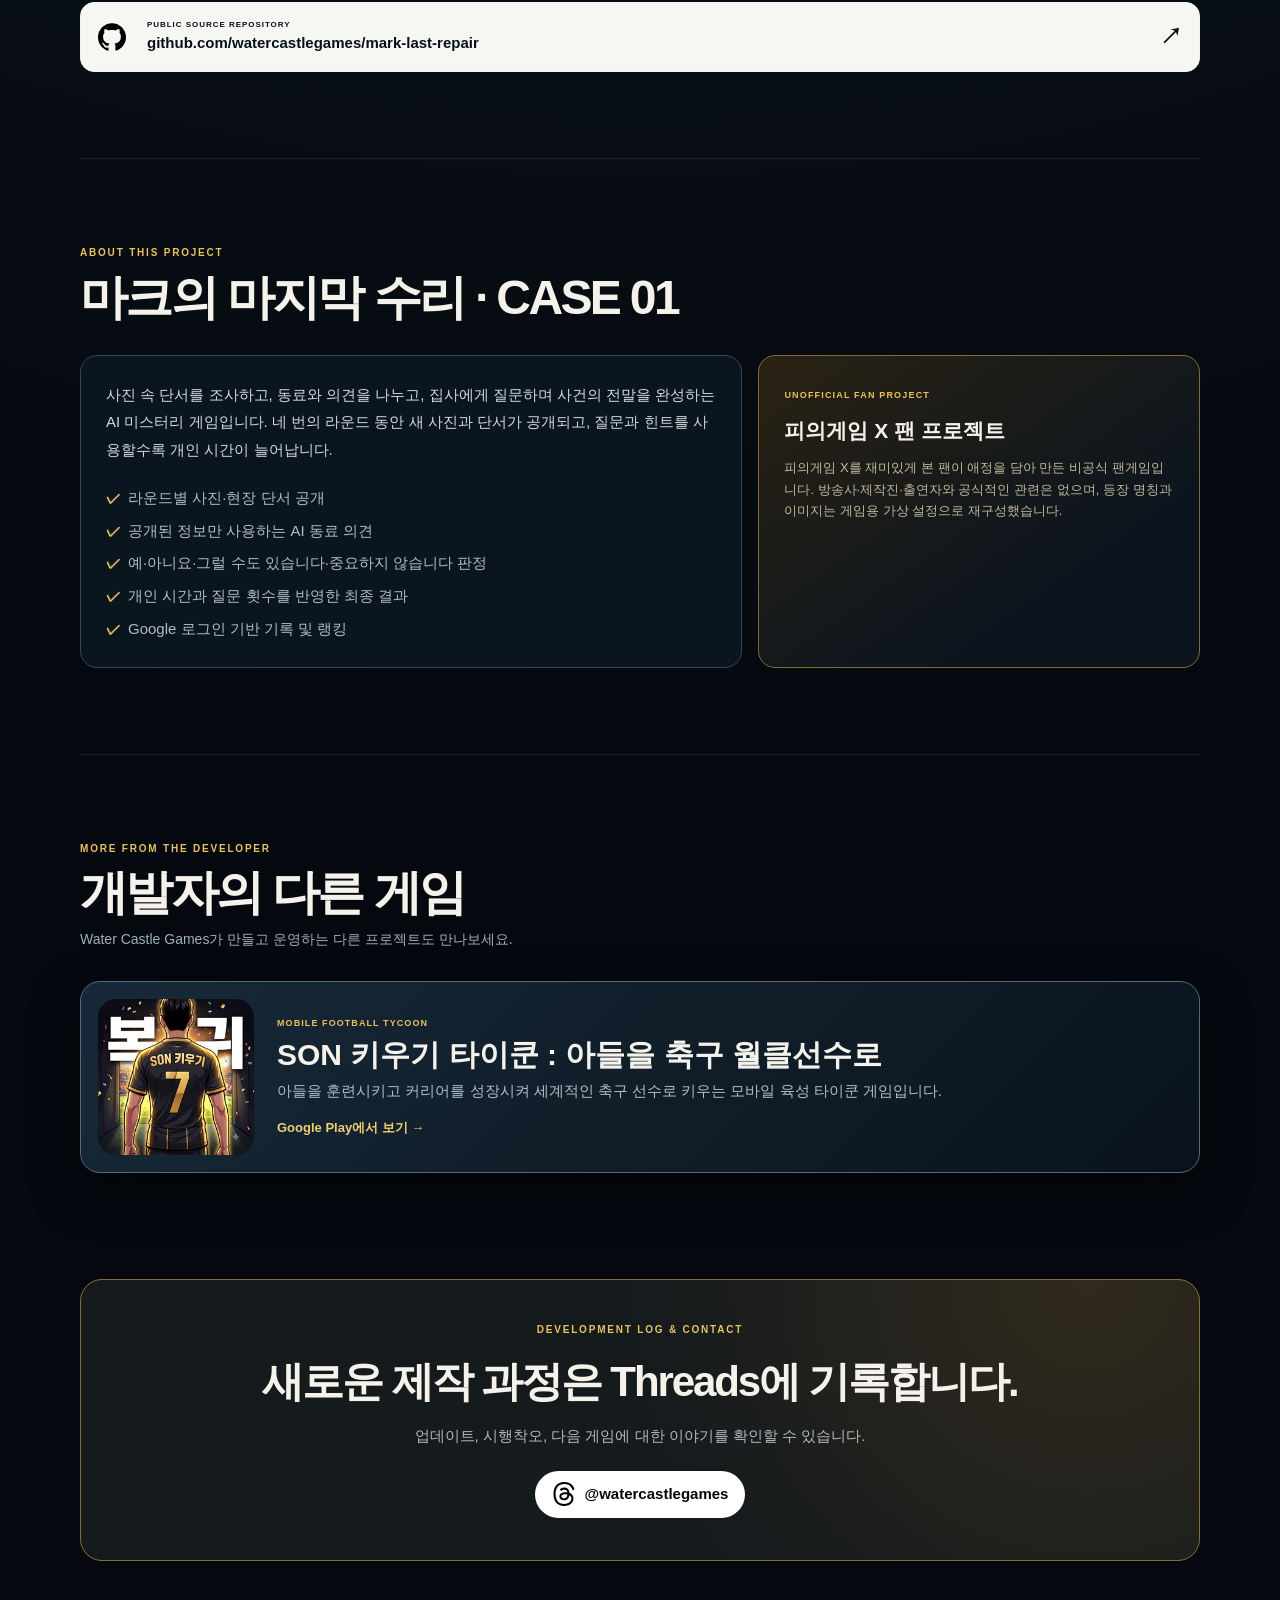
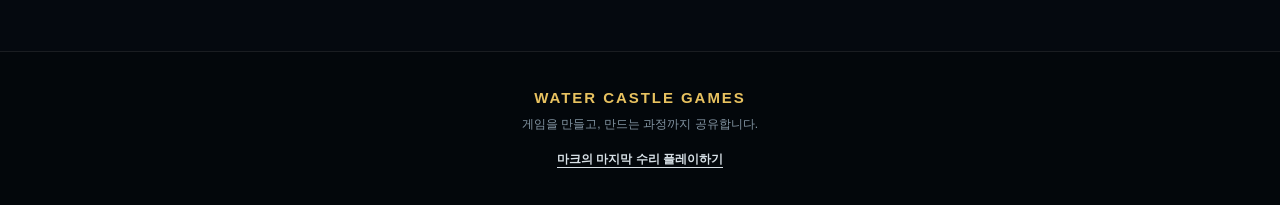
<file: developer.html>
<!doctype html>
<html lang="ko">
<head>
  <meta charset="utf-8">
  <meta name="viewport" content="width=device-width, initial-scale=1, viewport-fit=cover">
  <meta name="theme-color" content="#071423">
  <meta name="description" content="피의게임 X를 보고 팬의 마음으로 바이브코딩한 팬 프로젝트와 전체 공개 개발 소스를 소개합니다.">
  <title>개발자 정보 · Water Castle Games</title>
  <link rel="stylesheet" href="assets/css/developer.css?v=round54">
</head>
<body>
  <header class="developer-nav">
    <a class="back-link" href="index.html" aria-label="마크의 마지막 수리 게임으로 돌아가기">← 게임으로</a>
    <span>WATER CASTLE GAMES</span>
  </header>

  <main>
    <section class="developer-hero" aria-labelledby="developerTitle">
      <div class="hero-copy">
        <span class="eyebrow">DEVELOPER FILE</span>
        <h1 id="developerTitle">피의게임 X를 보고,<br><em>팬의 마음으로 만들었습니다.</em></h1>
        <p>이 게임은 피의게임 X에서 느낀 추리와 긴장감의 재미를 직접 구현해 보고 싶어, 팬의 마음으로 AI와 함께 바이브코딩한 비공식 팬 프로젝트입니다. 게임뿐 아니라 기획과 개발 과정도 함께 나누고자 합니다.</p>
        <div class="hero-actions">
          <a class="primary-link" href="https://github.com/watercastlegames/mark-last-repair" target="_blank" rel="noopener noreferrer">GitHub 공개 소스 확인</a>
          <a class="secondary-link" href="https://www.threads.com/@watercastlegames?hl=ko" target="_blank" rel="noopener noreferrer">Threads에서 제작 기록 보기</a>
        </div>
      </div>
      <figure class="hero-visual">
        <img src="assets/electrical-room.png" alt="폐극장 배전실을 표현한 마크의 마지막 수리 게임 장면">
        <figcaption>CASE 01 · 마크의 마지막 수리</figcaption>
      </figure>
    </section>

    <section class="developer-section source-section" aria-labelledby="sourceTitle">
      <div class="section-heading">
        <span>OPEN SOURCE</span>
        <h2 id="sourceTitle">이 게임의 모든 개발 소스를 공개합니다</h2>
        <p>화면 구성부터 AI 심문, 동료 의견, 기록 저장과 모바일 대응까지 실제 게임에 사용된 소스를 모두 공개합니다. 누구나 이 개발 소스를 바탕으로 새로운 사건과 테마를 자신만의 바이브코딩 방식으로 만들어 보세요.</p>
      </div>
      <div class="source-grid">
        <article>
          <b>FRONTEND</b>
          <h3>HTML · CSS · JavaScript</h3>
          <p>별도의 무거운 게임 엔진 없이 모바일 브라우저에서도 실행되는 단계형 미스터리 UI로 제작했습니다.</p>
        </article>
        <article>
          <b>AI GAME MASTER</b>
          <h3>Puter.js 기반 AI 판정</h3>
          <p>공개된 단서와 질문 기록을 바탕으로 집사의 답변과 동료 의견을 생성하도록 규칙 중심 프롬프트를 구성했습니다.</p>
        </article>
        <article>
          <b>RECORD</b>
          <h3>Firebase 로그인 · 랭킹</h3>
          <p>Google 로그인과 Firestore를 사용해 완료 시간, 질문 횟수, 정답 평가를 저장하고 같은 사건의 중복 기록을 관리합니다.</p>
        </article>
        <article>
          <b>VIBE CODING</b>
          <h3>처음부터 끝까지 바이브코딩</h3>
          <p>기획, 코딩, 디버깅, 문서 작성과 이미지 제작까지 GPT와 대화하며 완성했습니다. 코드를 잘 몰라도 아이디어와 공개 소스로 새로운 테마에 도전할 수 있습니다.</p>
        </article>
      </div>
      <a class="wide-github-link" href="https://github.com/watercastlegames/mark-last-repair" target="_blank" rel="noopener noreferrer">
        <img src="assets/images/github.svg" alt="" width="28" height="28" aria-hidden="true">
        <span><small>PUBLIC SOURCE REPOSITORY</small><strong>github.com/watercastlegames/mark-last-repair</strong></span>
        <b aria-hidden="true">↗</b>
      </a>
    </section>

    <section class="developer-section project-section" aria-labelledby="projectTitle">
      <div class="section-heading">
        <span>ABOUT THIS PROJECT</span>
        <h2 id="projectTitle">마크의 마지막 수리 · CASE 01</h2>
      </div>
      <div class="project-layout">
        <div class="project-description">
          <p>사진 속 단서를 조사하고, 동료와 의견을 나누고, 집사에게 질문하며 사건의 전말을 완성하는 AI 미스터리 게임입니다. 네 번의 라운드 동안 새 사진과 단서가 공개되고, 질문과 힌트를 사용할수록 개인 시간이 늘어납니다.</p>
          <ul>
            <li>라운드별 사진·현장 단서 공개</li>
            <li>공개된 정보만 사용하는 AI 동료 의견</li>
            <li>예·아니요·그럴 수도 있습니다·중요하지 않습니다 판정</li>
            <li>개인 시간과 질문 횟수를 반영한 최종 결과</li>
            <li>Google 로그인 기반 기록 및 랭킹</li>
          </ul>
        </div>
        <aside class="fan-notice">
          <span>UNOFFICIAL FAN PROJECT</span>
          <strong>피의게임 X 팬 프로젝트</strong>
          <p>피의게임 X를 재미있게 본 팬이 애정을 담아 만든 비공식 팬게임입니다. 방송사·제작진·출연자와 공식적인 관련은 없으며, 등장 명칭과 이미지는 게임용 가상 설정으로 재구성했습니다.</p>
        </aside>
      </div>
    </section>

    <section class="developer-section other-games" aria-labelledby="gamesTitle">
      <div class="section-heading">
        <span>MORE FROM THE DEVELOPER</span>
        <h2 id="gamesTitle">개발자의 다른 게임</h2>
        <p>Water Castle Games가 만들고 운영하는 다른 프로젝트도 만나보세요.</p>
      </div>
      <a class="game-card" href="https://play.google.com/store/apps/details?id=com.SonFootballerTycoon.WaterCastleGames&amp;hl=ko" target="_blank" rel="noopener noreferrer">
        <img src="assets/images/son-game-icon.jpg" alt="SON 키우기 타이쿤 아들을 축구 월클선수로 게임 아이콘">
        <span>
          <small>MOBILE FOOTBALL TYCOON</small>
          <strong>SON 키우기 타이쿤 : 아들을 축구 월클선수로</strong>
          <p>아들을 훈련시키고 커리어를 성장시켜 세계적인 축구 선수로 키우는 모바일 육성 타이쿤 게임입니다.</p>
          <b>Google Play에서 보기 →</b>
        </span>
      </a>
    </section>

    <section class="developer-contact" aria-labelledby="contactTitle">
      <span>DEVELOPMENT LOG &amp; CONTACT</span>
      <h2 id="contactTitle">새로운 제작 과정은 Threads에 기록합니다.</h2>
      <p>업데이트, 시행착오, 다음 게임에 대한 이야기를 확인할 수 있습니다.</p>
      <a href="https://www.threads.com/@watercastlegames?hl=ko" target="_blank" rel="noopener noreferrer">
        <img src="assets/images/threads.svg" alt="" width="24" height="24" aria-hidden="true">
        @watercastlegames
      </a>
    </section>
  </main>

  <footer>
    <b>WATER CASTLE GAMES</b>
    <p>게임을 만들고, 만드는 과정까지 공유합니다.</p>
    <a href="index.html">마크의 마지막 수리 플레이하기</a>
  </footer>
</body>
</html>
</file>
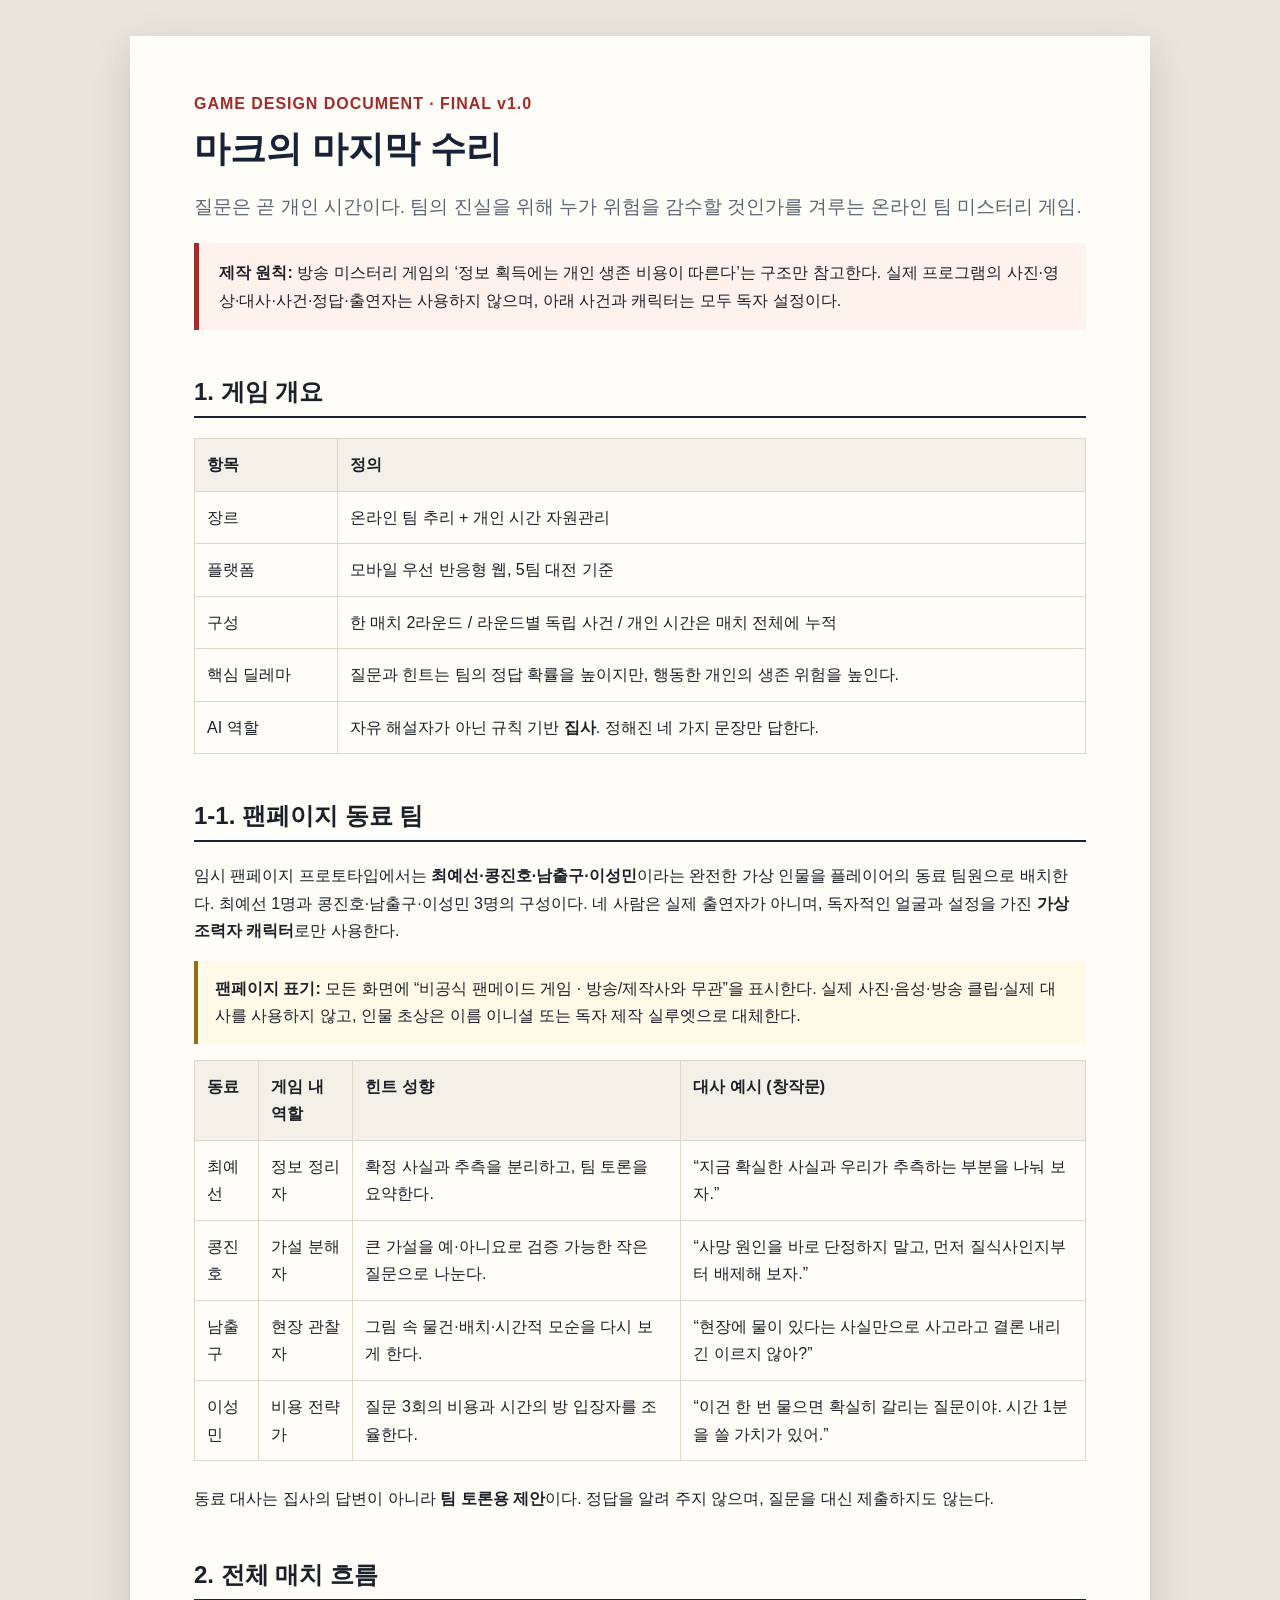
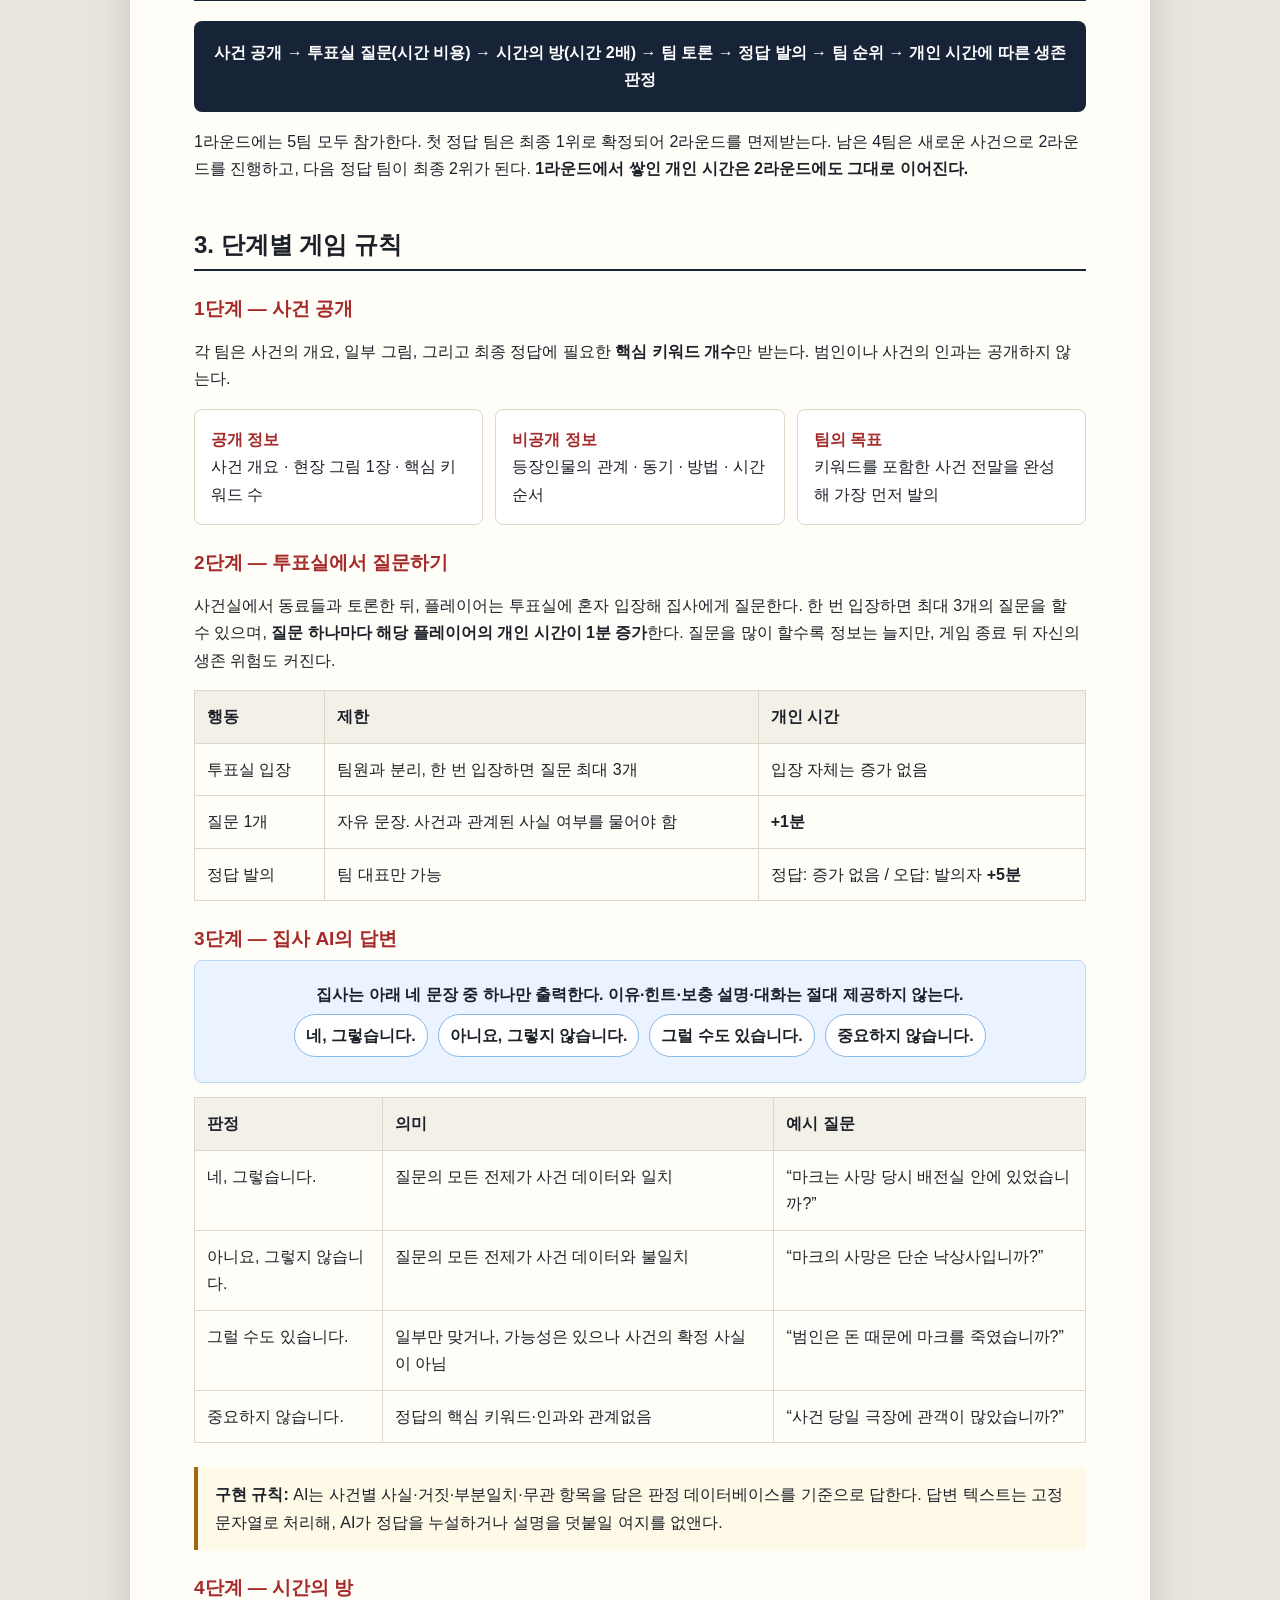
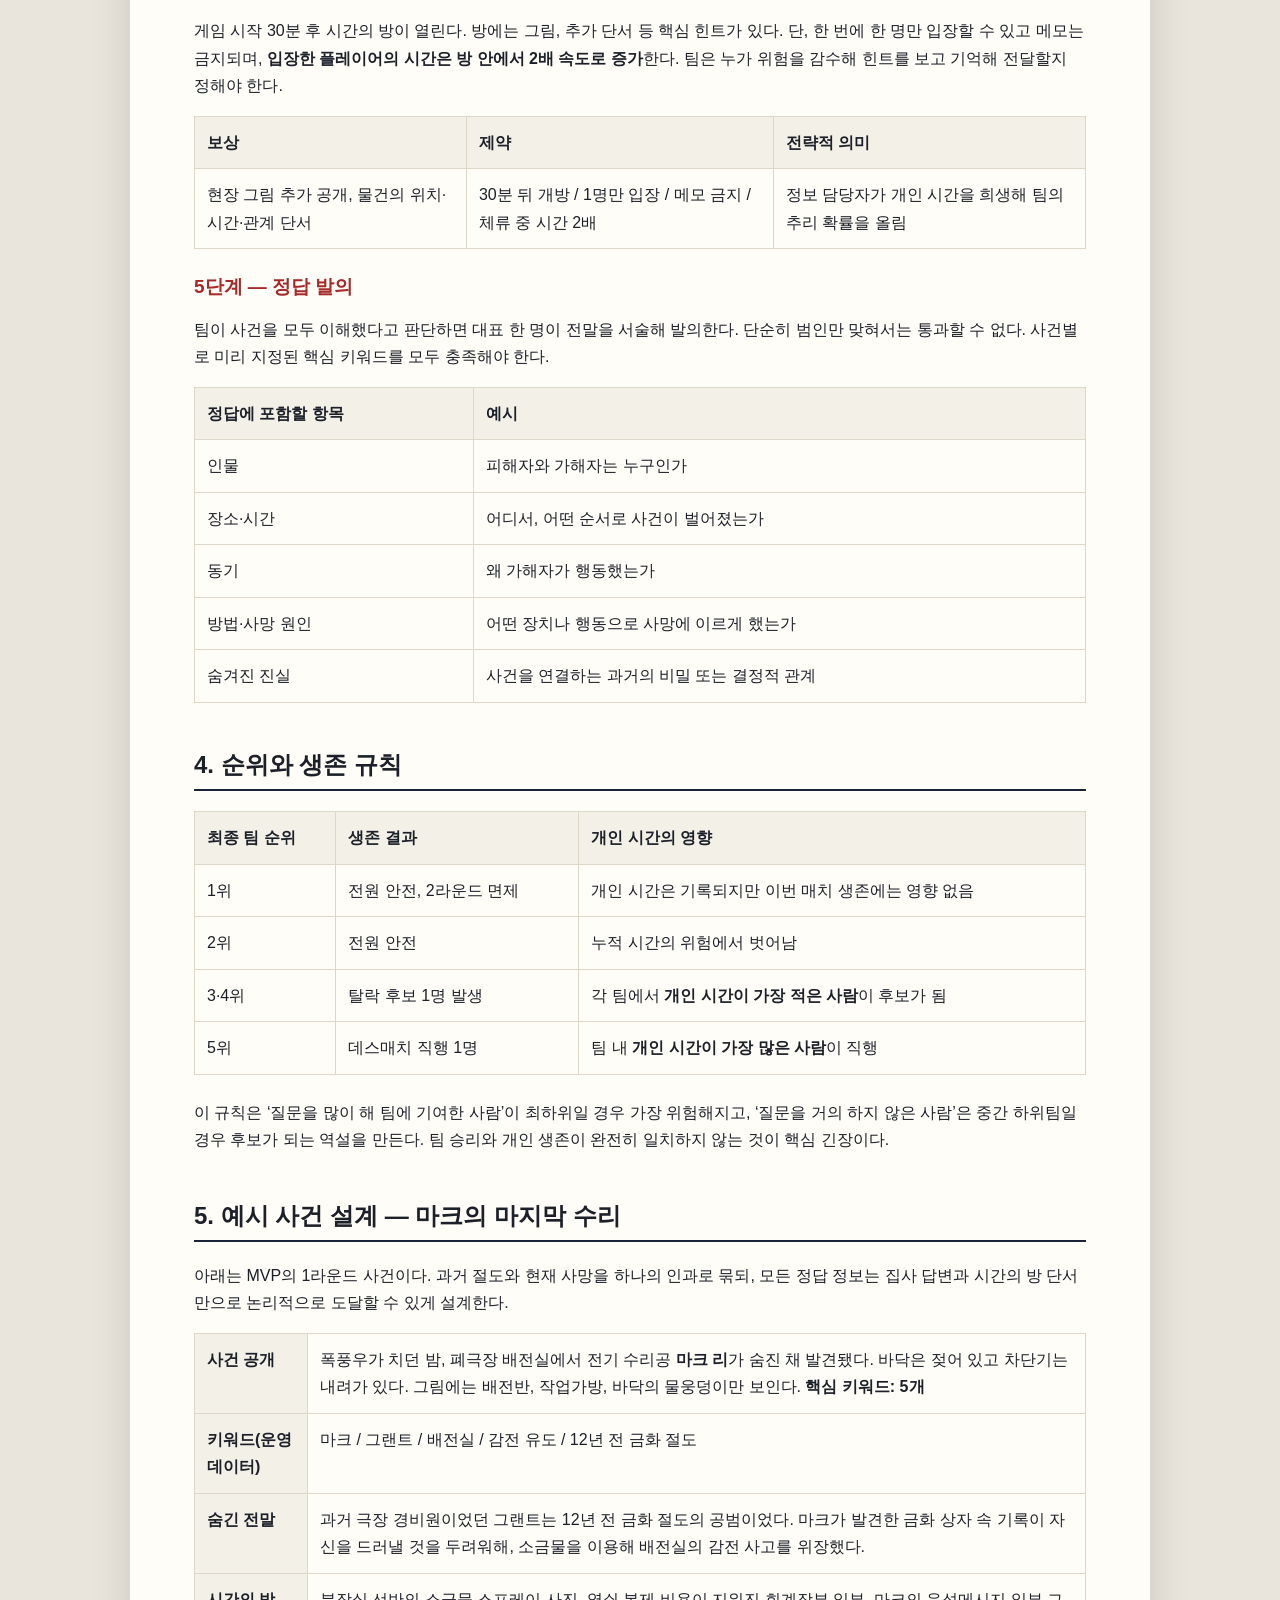
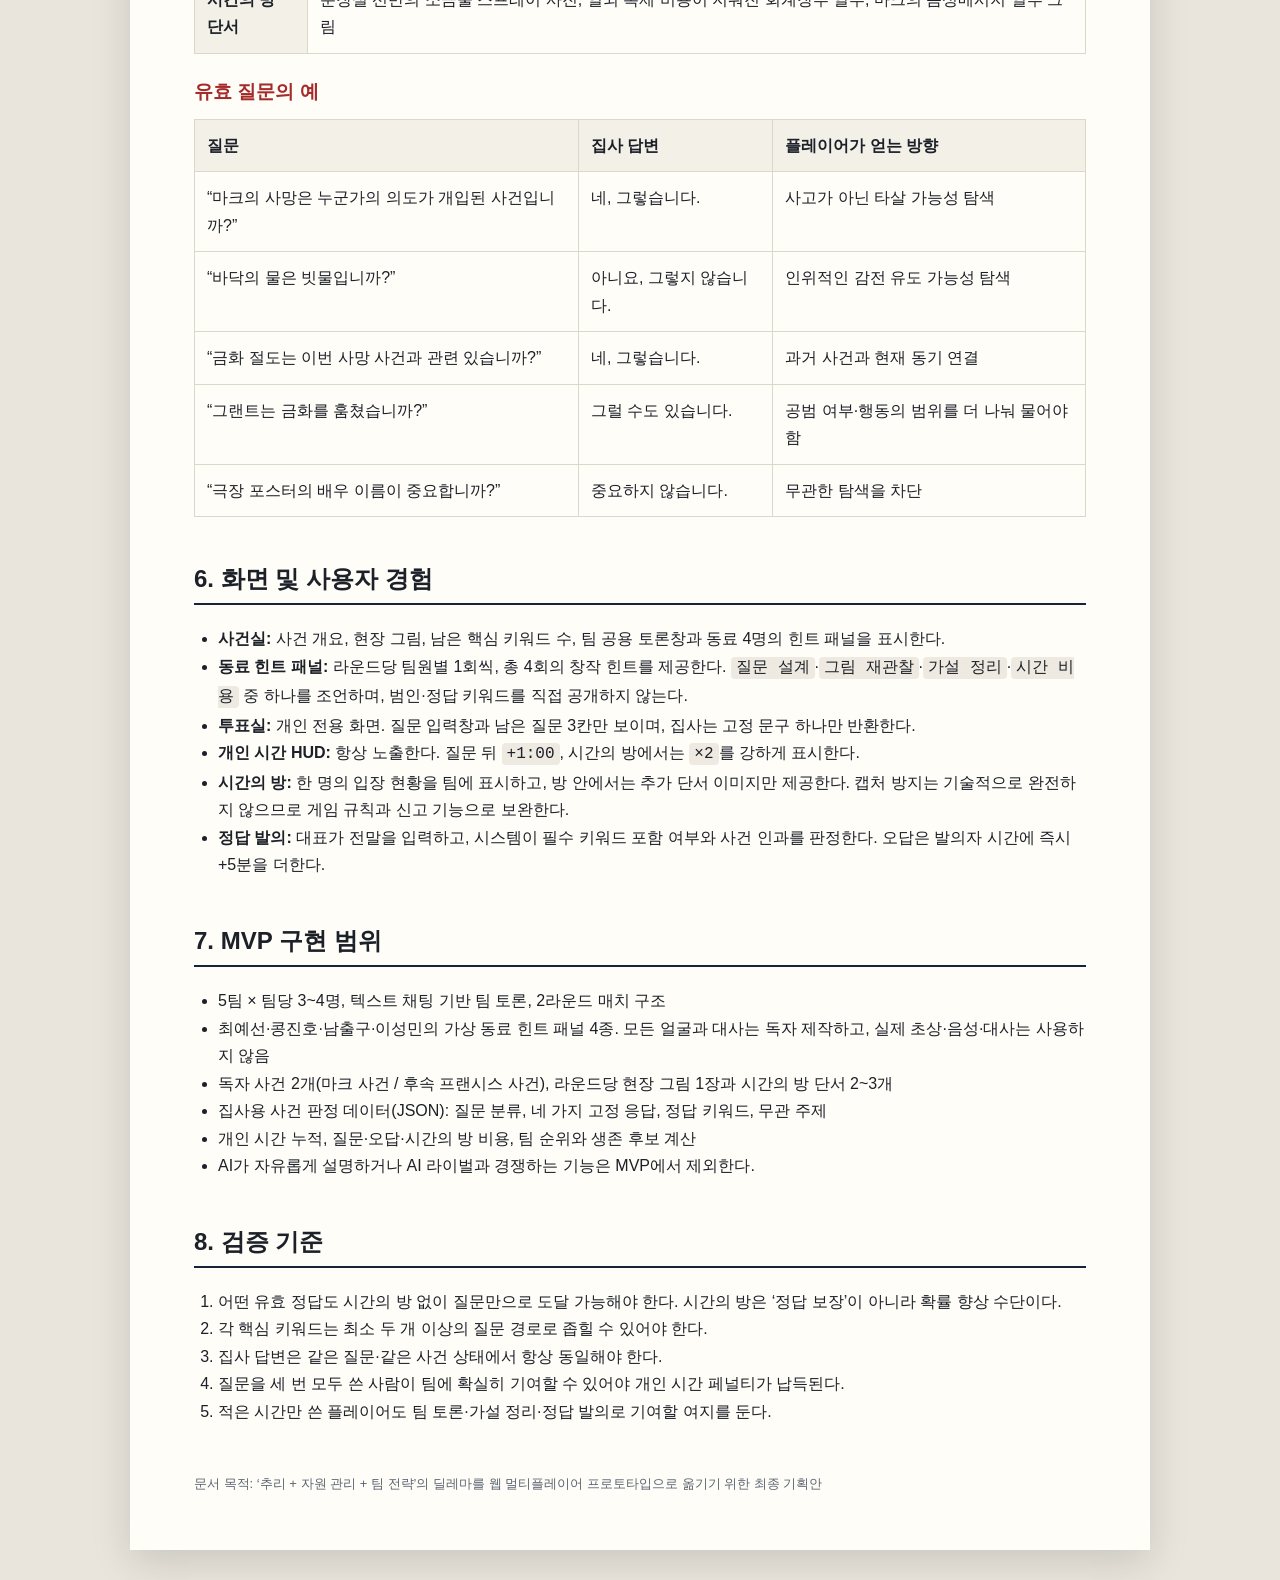
<file: mark-death-mystery-design.html>
<!doctype html>
<html lang="ko">
<head>
  <meta charset="utf-8">
  <meta name="viewport" content="width=device-width, initial-scale=1">
  <title>마크의 마지막 수리 — 팀 미스터리 웹게임 기획서</title>
  <style>
    :root { --ink:#1c2028; --muted:#5c6573; --paper:#fffdf7; --red:#a52a2a; --line:#ddd7ca; --navy:#172337; --blue:#eaf3ff; --gold:#9b6b12; }
    * { box-sizing:border-box; } body { margin:0; color:var(--ink); background:#e9e5dc; font:16px/1.72 "Noto Sans KR","Malgun Gothic",sans-serif; }
    main { max-width:1020px; margin:36px auto; padding:54px 64px; background:var(--paper); box-shadow:0 12px 38px #0002; }
    h1,h2,h3 { line-height:1.3; } h1 { margin:0; font-size:36px; color:var(--navy); } h2 { margin-top:46px; padding-bottom:9px; border-bottom:2px solid var(--navy); font-size:24px; } h3 { margin:26px 0 8px; color:var(--red); font-size:19px; }
    .eyebrow { margin:0 0 8px; color:var(--red); font-weight:800; letter-spacing:.06em; } .summary { color:var(--muted); font-size:19px; }
    .notice { padding:16px 20px; border-left:5px solid var(--red); background:#fff2ed; } .flow { padding:18px; border-radius:8px; color:#fff; background:var(--navy); font-weight:700; text-align:center; }
    table { width:100%; border-collapse:collapse; margin:14px 0 24px; } th,td { padding:12px; border:1px solid var(--line); vertical-align:top; text-align:left; } th { background:#f3f0e8; }
    ul,ol { padding-left:24px; } .cards { display:grid; grid-template-columns:repeat(3,1fr); gap:12px; } .card { padding:16px; border:1px solid var(--line); border-radius:8px; background:#fff; } .card strong { display:block; color:var(--red); }
    .butler { padding:20px; border:1px solid #b9d7f6; border-radius:8px; background:var(--blue); text-align:center; } .butler span { display:inline-block; margin:5px; padding:7px 11px; border:1px solid #86b8e8; border-radius:99px; background:#fff; font-weight:700; }
    .warning { padding:14px 17px; border-left:4px solid var(--gold); background:#fff9e8; } code { padding:2px 5px; background:#eeeae1; border-radius:4px; } footer { margin-top:48px; color:var(--muted); font-size:13px; }
    @media (max-width:700px) { main { margin:0; padding:32px 22px; } h1 { font-size:29px; } .cards { grid-template-columns:1fr; } } @media print { body { background:#fff; } main { margin:0; box-shadow:none; } }
  </style>
</head>
<body>
<main>
  <header>
    <p class="eyebrow">GAME DESIGN DOCUMENT · FINAL v1.0</p>
    <h1>마크의 마지막 수리</h1>
    <p class="summary">질문은 곧 개인 시간이다. 팀의 진실을 위해 누가 위험을 감수할 것인가를 겨루는 온라인 팀 미스터리 게임.</p>
  </header>

  <p class="notice"><strong>제작 원칙:</strong> 방송 미스터리 게임의 ‘정보 획득에는 개인 생존 비용이 따른다’는 구조만 참고한다. 실제 프로그램의 사진·영상·대사·사건·정답·출연자는 사용하지 않으며, 아래 사건과 캐릭터는 모두 독자 설정이다.</p>

  <h2>1. 게임 개요</h2>
  <table>
    <tr><th>항목</th><th>정의</th></tr>
    <tr><td>장르</td><td>온라인 팀 추리 + 개인 시간 자원관리</td></tr>
    <tr><td>플랫폼</td><td>모바일 우선 반응형 웹, 5팀 대전 기준</td></tr>
    <tr><td>구성</td><td>한 매치 2라운드 / 라운드별 독립 사건 / 개인 시간은 매치 전체에 누적</td></tr>
    <tr><td>핵심 딜레마</td><td>질문과 힌트는 팀의 정답 확률을 높이지만, 행동한 개인의 생존 위험을 높인다.</td></tr>
    <tr><td>AI 역할</td><td>자유 해설자가 아닌 규칙 기반 <strong>집사</strong>. 정해진 네 가지 문장만 답한다.</td></tr>
  </table>

  <h2>1-1. 팬페이지 동료 팀</h2>
  <p>임시 팬페이지 프로토타입에서는 <strong>최예선·콩진호·남출구·이성민</strong>이라는 완전한 가상 인물을 플레이어의 동료 팀원으로 배치한다. 최예선 1명과 콩진호·남출구·이성민 3명의 구성이다. 네 사람은 실제 출연자가 아니며, 독자적인 얼굴과 설정을 가진 <strong>가상 조력자 캐릭터</strong>로만 사용한다.</p>
  <p class="warning"><strong>팬페이지 표기:</strong> 모든 화면에 “비공식 팬메이드 게임 · 방송/제작사와 무관”을 표시한다. 실제 사진·음성·방송 클립·실제 대사를 사용하지 않고, 인물 초상은 이름 이니셜 또는 독자 제작 실루엣으로 대체한다.</p>
  <table>
    <tr><th>동료</th><th>게임 내 역할</th><th>힌트 성향</th><th>대사 예시 (창작문)</th></tr>
    <tr><td>최예선</td><td>정보 정리자</td><td>확정 사실과 추측을 분리하고, 팀 토론을 요약한다.</td><td>“지금 확실한 사실과 우리가 추측하는 부분을 나눠 보자.”</td></tr>
    <tr><td>콩진호</td><td>가설 분해자</td><td>큰 가설을 예·아니요로 검증 가능한 작은 질문으로 나눈다.</td><td>“사망 원인을 바로 단정하지 말고, 먼저 질식사인지부터 배제해 보자.”</td></tr>
    <tr><td>남출구</td><td>현장 관찰자</td><td>그림 속 물건·배치·시간적 모순을 다시 보게 한다.</td><td>“현장에 물이 있다는 사실만으로 사고라고 결론 내리긴 이르지 않아?”</td></tr>
    <tr><td>이성민</td><td>비용 전략가</td><td>질문 3회의 비용과 시간의 방 입장자를 조율한다.</td><td>“이건 한 번 물으면 확실히 갈리는 질문이야. 시간 1분을 쓸 가치가 있어.”</td></tr>
  </table>
  <p>동료 대사는 집사의 답변이 아니라 <strong>팀 토론용 제안</strong>이다. 정답을 알려 주지 않으며, 질문을 대신 제출하지도 않는다.</p>

  <h2>2. 전체 매치 흐름</h2>
  <p class="flow">사건 공개 → 투표실 질문(시간 비용) → 시간의 방(시간 2배) → 팀 토론 → 정답 발의 → 팀 순위 → 개인 시간에 따른 생존 판정</p>
  <p>1라운드에는 5팀 모두 참가한다. 첫 정답 팀은 최종 1위로 확정되어 2라운드를 면제받는다. 남은 4팀은 새로운 사건으로 2라운드를 진행하고, 다음 정답 팀이 최종 2위가 된다. <strong>1라운드에서 쌓인 개인 시간은 2라운드에도 그대로 이어진다.</strong></p>

  <h2>3. 단계별 게임 규칙</h2>
  <h3>1단계 — 사건 공개</h3>
  <p>각 팀은 사건의 개요, 일부 그림, 그리고 최종 정답에 필요한 <strong>핵심 키워드 개수</strong>만 받는다. 범인이나 사건의 인과는 공개하지 않는다.</p>
  <div class="cards">
    <div class="card"><strong>공개 정보</strong>사건 개요 · 현장 그림 1장 · 핵심 키워드 수</div>
    <div class="card"><strong>비공개 정보</strong>등장인물의 관계 · 동기 · 방법 · 시간 순서</div>
    <div class="card"><strong>팀의 목표</strong>키워드를 포함한 사건 전말을 완성해 가장 먼저 발의</div>
  </div>

  <h3>2단계 — 투표실에서 질문하기</h3>
  <p>사건실에서 동료들과 토론한 뒤, 플레이어는 투표실에 혼자 입장해 집사에게 질문한다. 한 번 입장하면 최대 3개의 질문을 할 수 있으며, <strong>질문 하나마다 해당 플레이어의 개인 시간이 1분 증가</strong>한다. 질문을 많이 할수록 정보는 늘지만, 게임 종료 뒤 자신의 생존 위험도 커진다.</p>
  <table>
    <tr><th>행동</th><th>제한</th><th>개인 시간</th></tr>
    <tr><td>투표실 입장</td><td>팀원과 분리, 한 번 입장하면 질문 최대 3개</td><td>입장 자체는 증가 없음</td></tr>
    <tr><td>질문 1개</td><td>자유 문장. 사건과 관계된 사실 여부를 물어야 함</td><td><strong>+1분</strong></td></tr>
    <tr><td>정답 발의</td><td>팀 대표만 가능</td><td>정답: 증가 없음 / 오답: 발의자 <strong>+5분</strong></td></tr>
  </table>

  <h3>3단계 — 집사 AI의 답변</h3>
  <div class="butler">
    <strong>집사는 아래 네 문장 중 하나만 출력한다. 이유·힌트·보충 설명·대화는 절대 제공하지 않는다.</strong><br>
    <span>네, 그렇습니다.</span><span>아니요, 그렇지 않습니다.</span><span>그럴 수도 있습니다.</span><span>중요하지 않습니다.</span>
  </div>
  <table>
    <tr><th>판정</th><th>의미</th><th>예시 질문</th></tr>
    <tr><td>네, 그렇습니다.</td><td>질문의 모든 전제가 사건 데이터와 일치</td><td>“마크는 사망 당시 배전실 안에 있었습니까?”</td></tr>
    <tr><td>아니요, 그렇지 않습니다.</td><td>질문의 모든 전제가 사건 데이터와 불일치</td><td>“마크의 사망은 단순 낙상사입니까?”</td></tr>
    <tr><td>그럴 수도 있습니다.</td><td>일부만 맞거나, 가능성은 있으나 사건의 확정 사실이 아님</td><td>“범인은 돈 때문에 마크를 죽였습니까?”</td></tr>
    <tr><td>중요하지 않습니다.</td><td>정답의 핵심 키워드·인과와 관계없음</td><td>“사건 당일 극장에 관객이 많았습니까?”</td></tr>
  </table>
  <p class="warning"><strong>구현 규칙:</strong> AI는 사건별 사실·거짓·부분일치·무관 항목을 담은 판정 데이터베이스를 기준으로 답한다. 답변 텍스트는 고정 문자열로 처리해, AI가 정답을 누설하거나 설명을 덧붙일 여지를 없앤다.</p>

  <h3>4단계 — 시간의 방</h3>
  <p>게임 시작 30분 후 시간의 방이 열린다. 방에는 그림, 추가 단서 등 핵심 힌트가 있다. 단, 한 번에 한 명만 입장할 수 있고 메모는 금지되며, <strong>입장한 플레이어의 시간은 방 안에서 2배 속도로 증가</strong>한다. 팀은 누가 위험을 감수해 힌트를 보고 기억해 전달할지 정해야 한다.</p>
  <table>
    <tr><th>보상</th><th>제약</th><th>전략적 의미</th></tr>
    <tr><td>현장 그림 추가 공개, 물건의 위치·시간·관계 단서</td><td>30분 뒤 개방 / 1명만 입장 / 메모 금지 / 체류 중 시간 2배</td><td>정보 담당자가 개인 시간을 희생해 팀의 추리 확률을 올림</td></tr>
  </table>

  <h3>5단계 — 정답 발의</h3>
  <p>팀이 사건을 모두 이해했다고 판단하면 대표 한 명이 전말을 서술해 발의한다. 단순히 범인만 맞혀서는 통과할 수 없다. 사건별로 미리 지정된 핵심 키워드를 모두 충족해야 한다.</p>
  <table>
    <tr><th>정답에 포함할 항목</th><th>예시</th></tr>
    <tr><td>인물</td><td>피해자와 가해자는 누구인가</td></tr>
    <tr><td>장소·시간</td><td>어디서, 어떤 순서로 사건이 벌어졌는가</td></tr>
    <tr><td>동기</td><td>왜 가해자가 행동했는가</td></tr>
    <tr><td>방법·사망 원인</td><td>어떤 장치나 행동으로 사망에 이르게 했는가</td></tr>
    <tr><td>숨겨진 진실</td><td>사건을 연결하는 과거의 비밀 또는 결정적 관계</td></tr>
  </table>

  <h2>4. 순위와 생존 규칙</h2>
  <table>
    <tr><th>최종 팀 순위</th><th>생존 결과</th><th>개인 시간의 영향</th></tr>
    <tr><td>1위</td><td>전원 안전, 2라운드 면제</td><td>개인 시간은 기록되지만 이번 매치 생존에는 영향 없음</td></tr>
    <tr><td>2위</td><td>전원 안전</td><td>누적 시간의 위험에서 벗어남</td></tr>
    <tr><td>3·4위</td><td>탈락 후보 1명 발생</td><td>각 팀에서 <strong>개인 시간이 가장 적은 사람</strong>이 후보가 됨</td></tr>
    <tr><td>5위</td><td>데스매치 직행 1명</td><td>팀 내 <strong>개인 시간이 가장 많은 사람</strong>이 직행</td></tr>
  </table>
  <p>이 규칙은 ‘질문을 많이 해 팀에 기여한 사람’이 최하위일 경우 가장 위험해지고, ‘질문을 거의 하지 않은 사람’은 중간 하위팀일 경우 후보가 되는 역설을 만든다. 팀 승리와 개인 생존이 완전히 일치하지 않는 것이 핵심 긴장이다.</p>

  <h2>5. 예시 사건 설계 — 마크의 마지막 수리</h2>
  <p>아래는 MVP의 1라운드 사건이다. 과거 절도와 현재 사망을 하나의 인과로 묶되, 모든 정답 정보는 집사 답변과 시간의 방 단서만으로 논리적으로 도달할 수 있게 설계한다.</p>
  <table>
    <tr><th>사건 공개</th><td>폭풍우가 치던 밤, 폐극장 배전실에서 전기 수리공 <strong>마크 리</strong>가 숨진 채 발견됐다. 바닥은 젖어 있고 차단기는 내려가 있다. 그림에는 배전반, 작업가방, 바닥의 물웅덩이만 보인다. <strong>핵심 키워드: 5개</strong></td></tr>
    <tr><th>키워드(운영 데이터)</th><td>마크 / 그랜트 / 배전실 / 감전 유도 / 12년 전 금화 절도</td></tr>
    <tr><th>숨긴 전말</th><td>과거 극장 경비원이었던 그랜트는 12년 전 금화 절도의 공범이었다. 마크가 발견한 금화 상자 속 기록이 자신을 드러낼 것을 두려워해, 소금물을 이용해 배전실의 감전 사고를 위장했다.</td></tr>
    <tr><th>시간의 방 단서</th><td>분장실 선반의 소금물 스프레이 사진, 열쇠 복제 비용이 지워진 회계장부 일부, 마크의 음성메시지 일부 그림</td></tr>
  </table>
  <h3>유효 질문의 예</h3>
  <table>
    <tr><th>질문</th><th>집사 답변</th><th>플레이어가 얻는 방향</th></tr>
    <tr><td>“마크의 사망은 누군가의 의도가 개입된 사건입니까?”</td><td>네, 그렇습니다.</td><td>사고가 아닌 타살 가능성 탐색</td></tr>
    <tr><td>“바닥의 물은 빗물입니까?”</td><td>아니요, 그렇지 않습니다.</td><td>인위적인 감전 유도 가능성 탐색</td></tr>
    <tr><td>“금화 절도는 이번 사망 사건과 관련 있습니까?”</td><td>네, 그렇습니다.</td><td>과거 사건과 현재 동기 연결</td></tr>
    <tr><td>“그랜트는 금화를 훔쳤습니까?”</td><td>그럴 수도 있습니다.</td><td>공범 여부·행동의 범위를 더 나눠 물어야 함</td></tr>
    <tr><td>“극장 포스터의 배우 이름이 중요합니까?”</td><td>중요하지 않습니다.</td><td>무관한 탐색을 차단</td></tr>
  </table>

  <h2>6. 화면 및 사용자 경험</h2>
  <ul>
    <li><strong>사건실:</strong> 사건 개요, 현장 그림, 남은 핵심 키워드 수, 팀 공용 토론창과 동료 4명의 힌트 패널을 표시한다.</li>
    <li><strong>동료 힌트 패널:</strong> 라운드당 팀원별 1회씩, 총 4회의 창작 힌트를 제공한다. <code>질문 설계</code>·<code>그림 재관찰</code>·<code>가설 정리</code>·<code>시간 비용</code> 중 하나를 조언하며, 범인·정답 키워드를 직접 공개하지 않는다.</li>
    <li><strong>투표실:</strong> 개인 전용 화면. 질문 입력창과 남은 질문 3칸만 보이며, 집사는 고정 문구 하나만 반환한다.</li>
    <li><strong>개인 시간 HUD:</strong> 항상 노출한다. 질문 뒤 <code>+1:00</code>, 시간의 방에서는 <code>×2</code>를 강하게 표시한다.</li>
    <li><strong>시간의 방:</strong> 한 명의 입장 현황을 팀에 표시하고, 방 안에서는 추가 단서 이미지만 제공한다. 캡처 방지는 기술적으로 완전하지 않으므로 게임 규칙과 신고 기능으로 보완한다.</li>
    <li><strong>정답 발의:</strong> 대표가 전말을 입력하고, 시스템이 필수 키워드 포함 여부와 사건 인과를 판정한다. 오답은 발의자 시간에 즉시 +5분을 더한다.</li>
  </ul>

  <h2>7. MVP 구현 범위</h2>
  <ul>
    <li>5팀 × 팀당 3~4명, 텍스트 채팅 기반 팀 토론, 2라운드 매치 구조</li>
    <li>최예선·콩진호·남출구·이성민의 가상 동료 힌트 패널 4종. 모든 얼굴과 대사는 독자 제작하고, 실제 초상·음성·대사는 사용하지 않음</li>
    <li>독자 사건 2개(마크 사건 / 후속 프랜시스 사건), 라운드당 현장 그림 1장과 시간의 방 단서 2~3개</li>
    <li>집사용 사건 판정 데이터(JSON): 질문 분류, 네 가지 고정 응답, 정답 키워드, 무관 주제</li>
    <li>개인 시간 누적, 질문·오답·시간의 방 비용, 팀 순위와 생존 후보 계산</li>
    <li>AI가 자유롭게 설명하거나 AI 라이벌과 경쟁하는 기능은 MVP에서 제외한다.</li>
  </ul>

  <h2>8. 검증 기준</h2>
  <ol>
    <li>어떤 유효 정답도 시간의 방 없이 질문만으로 도달 가능해야 한다. 시간의 방은 ‘정답 보장’이 아니라 확률 향상 수단이다.</li>
    <li>각 핵심 키워드는 최소 두 개 이상의 질문 경로로 좁힐 수 있어야 한다.</li>
    <li>집사 답변은 같은 질문·같은 사건 상태에서 항상 동일해야 한다.</li>
    <li>질문을 세 번 모두 쓴 사람이 팀에 확실히 기여할 수 있어야 개인 시간 페널티가 납득된다.</li>
    <li>적은 시간만 쓴 플레이어도 팀 토론·가설 정리·정답 발의로 기여할 여지를 둔다.</li>
  </ol>

  <footer>문서 목적: ‘추리 + 자원 관리 + 팀 전략’의 딜레마를 웹 멀티플레이어 프로토타입으로 옮기기 위한 최종 기획안</footer>
</main>
</body>
</html>
</file>
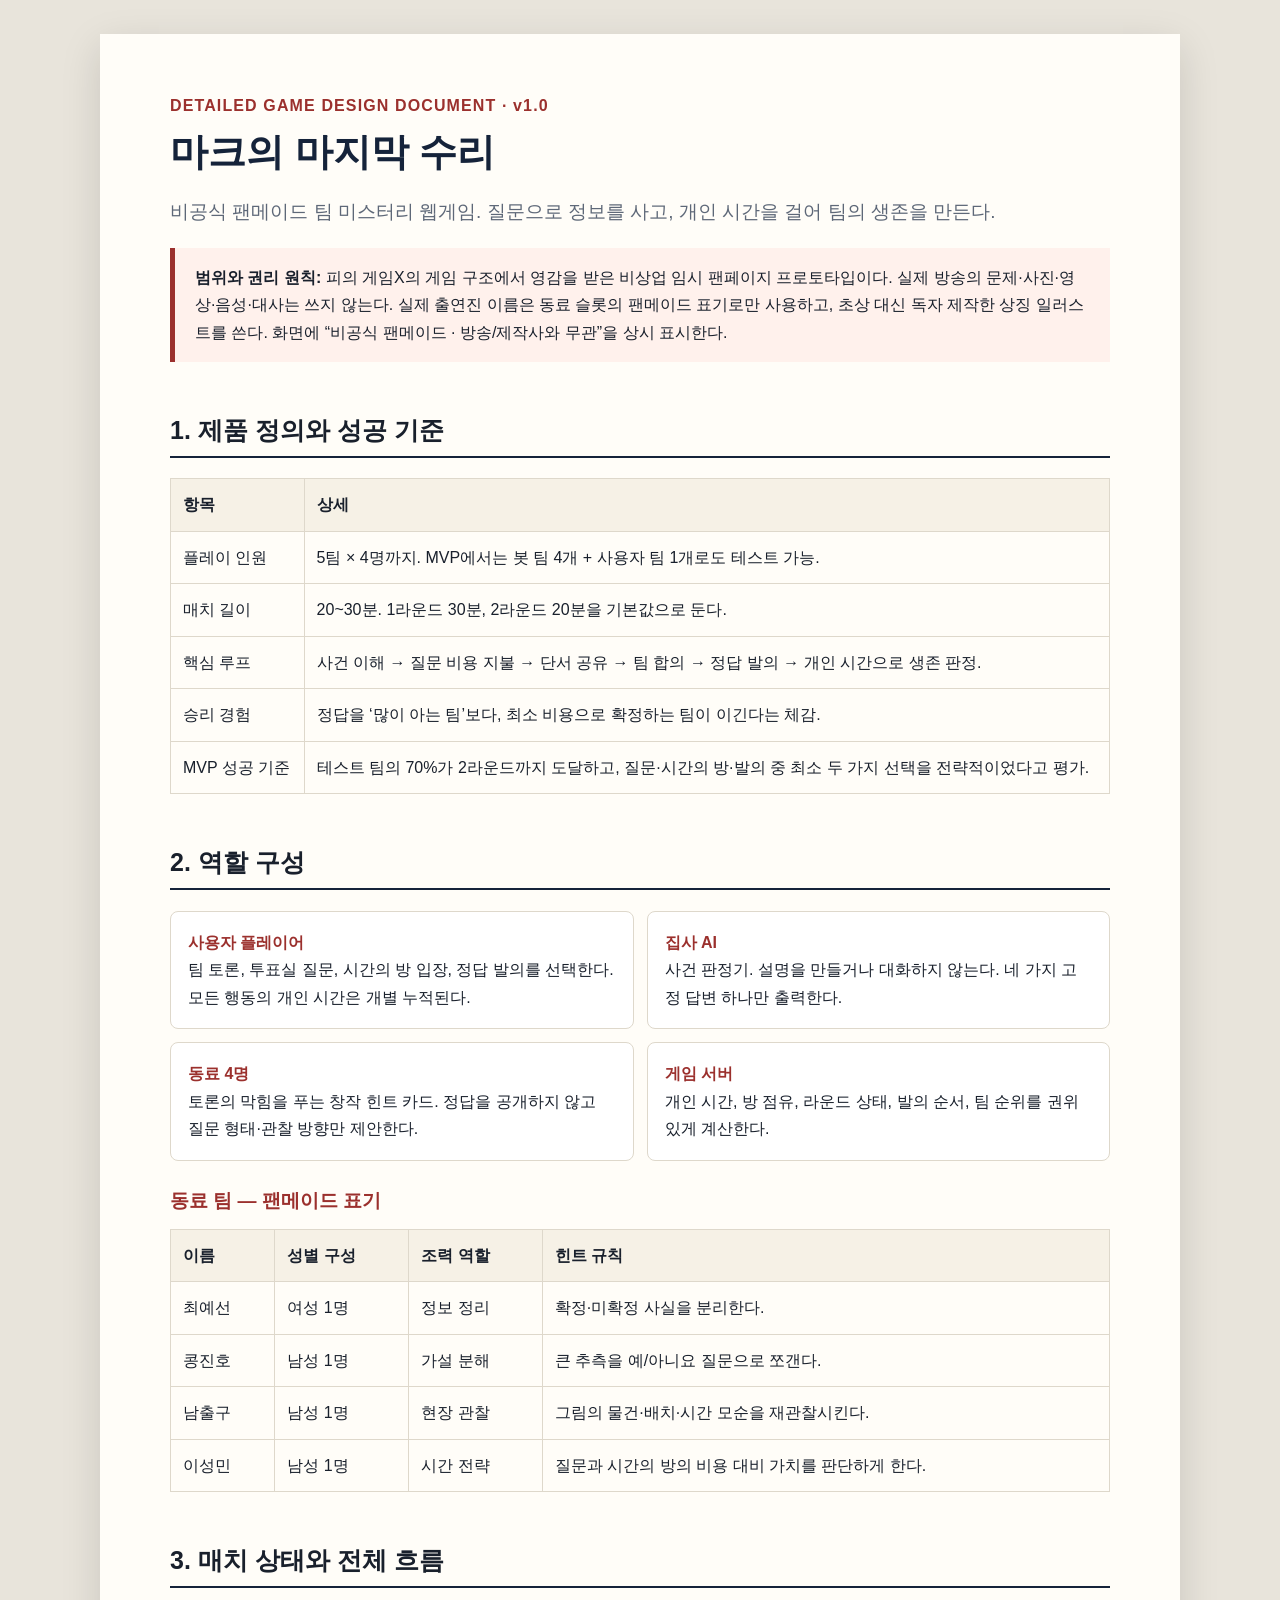
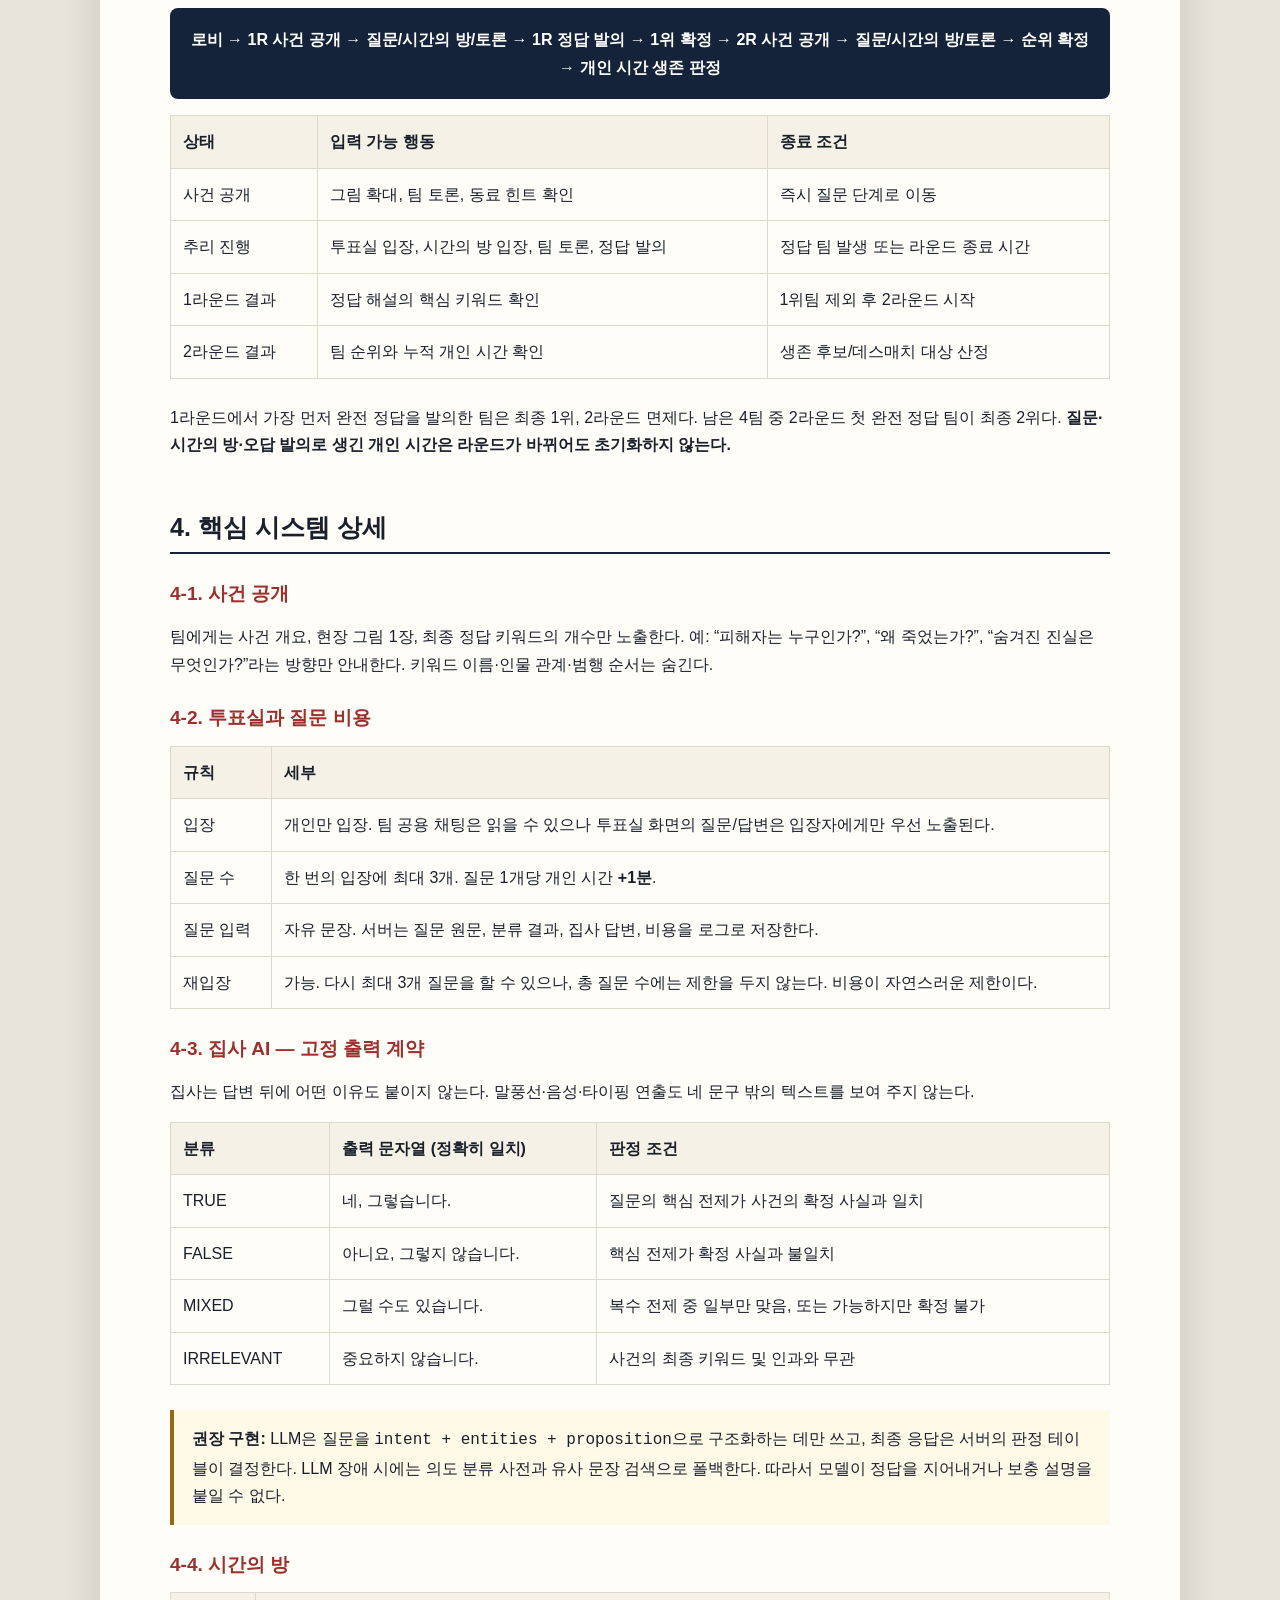
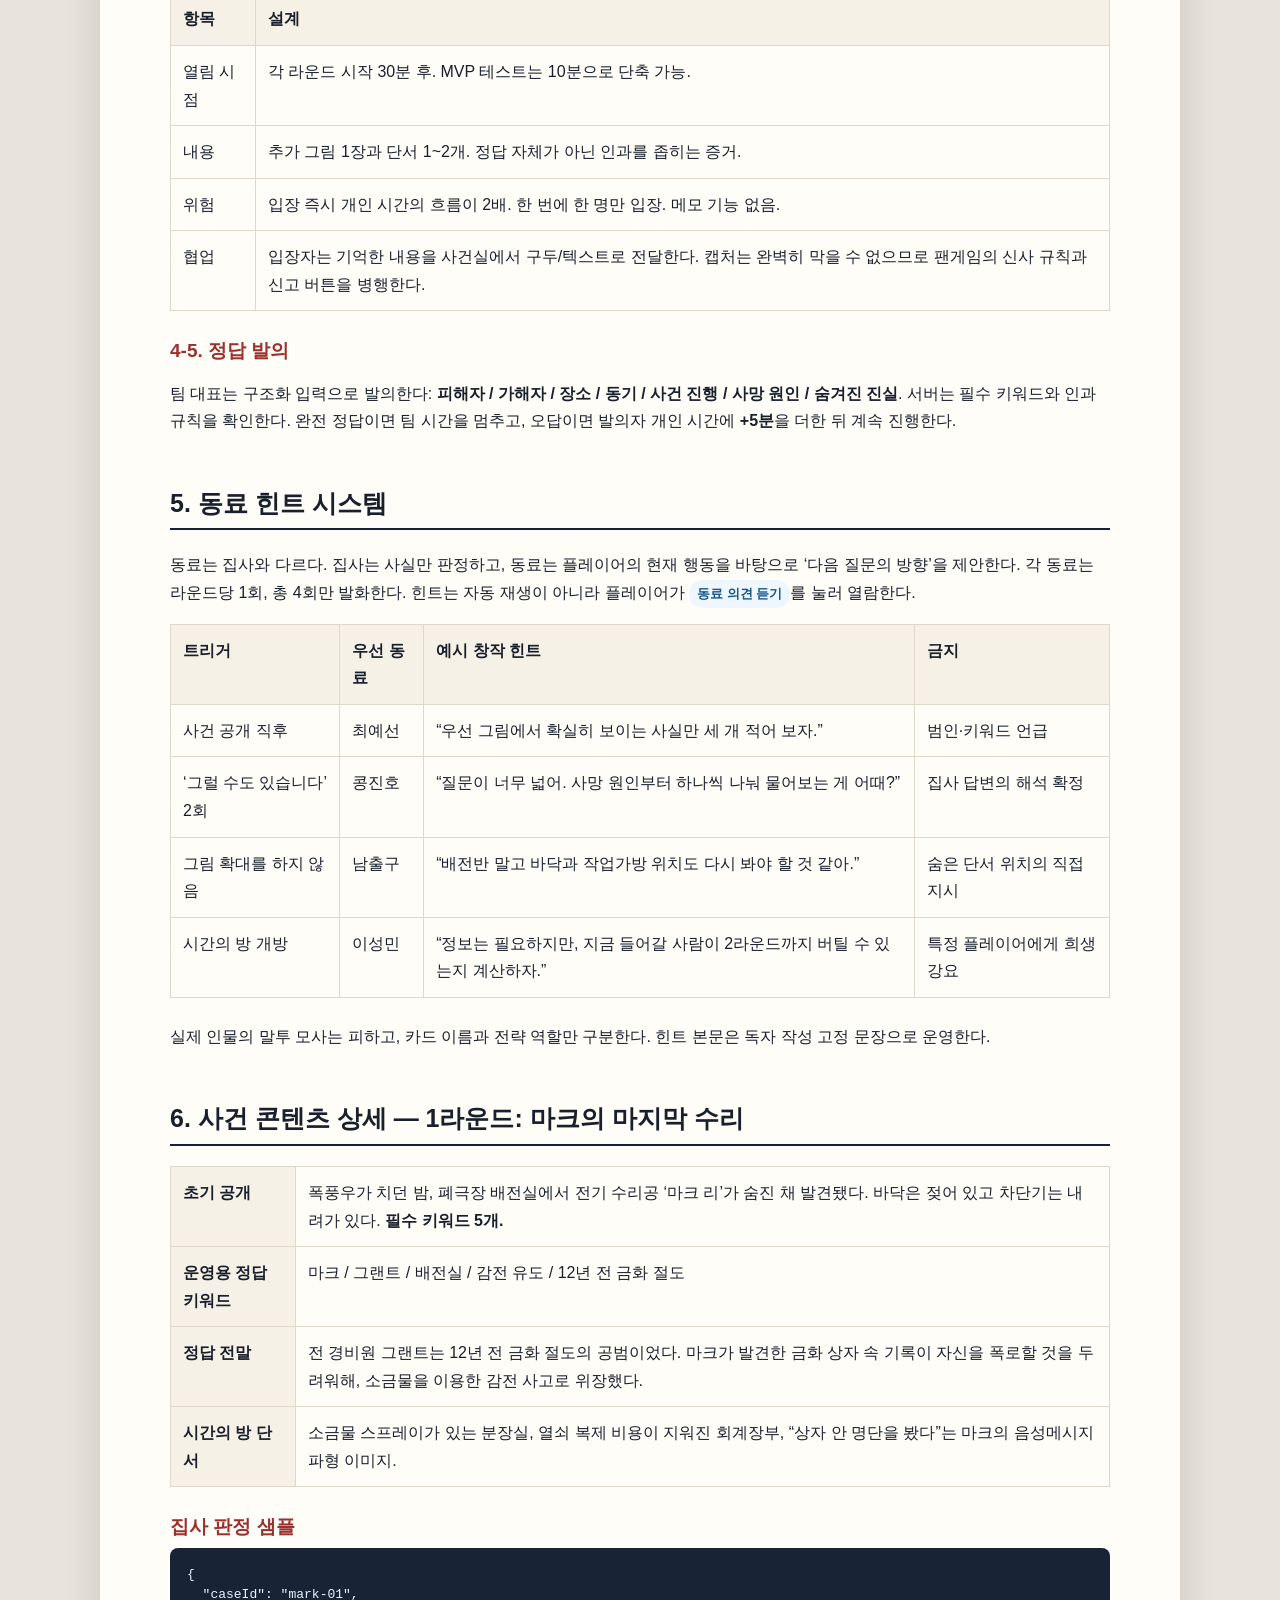
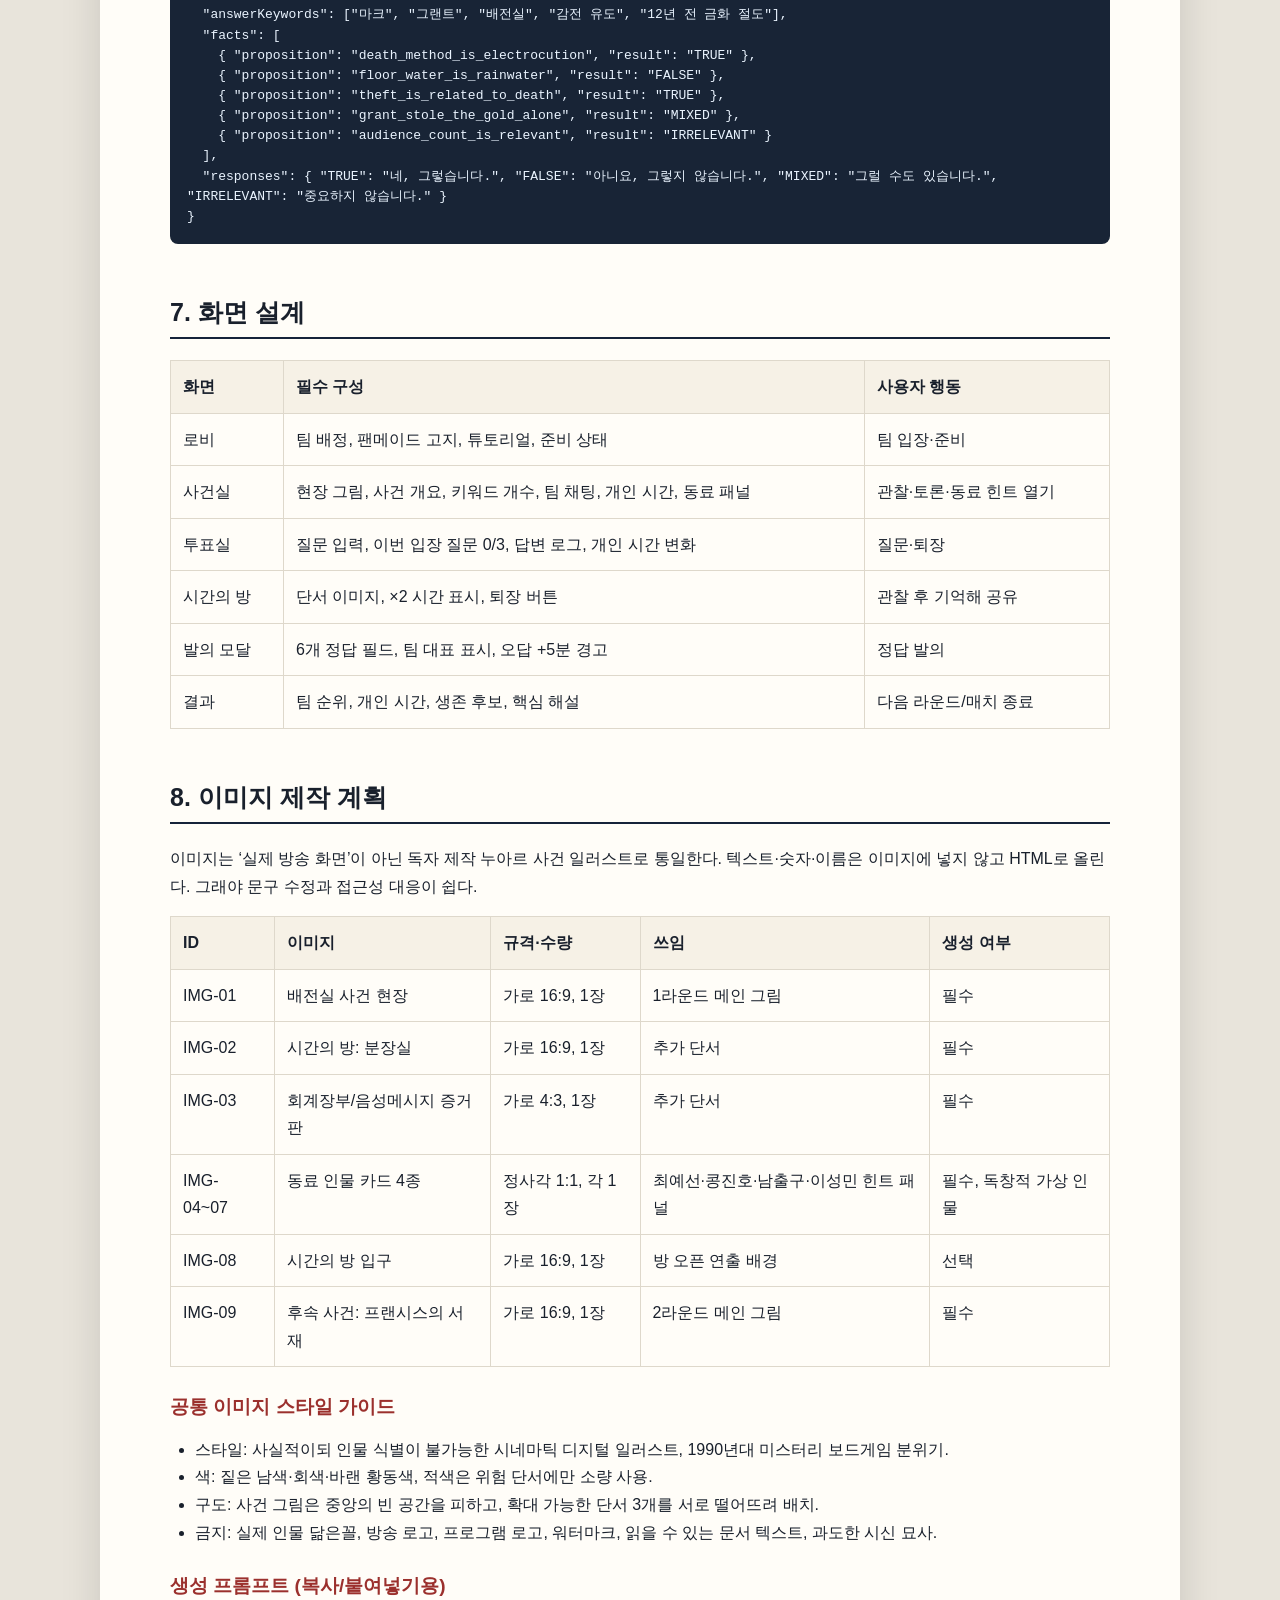
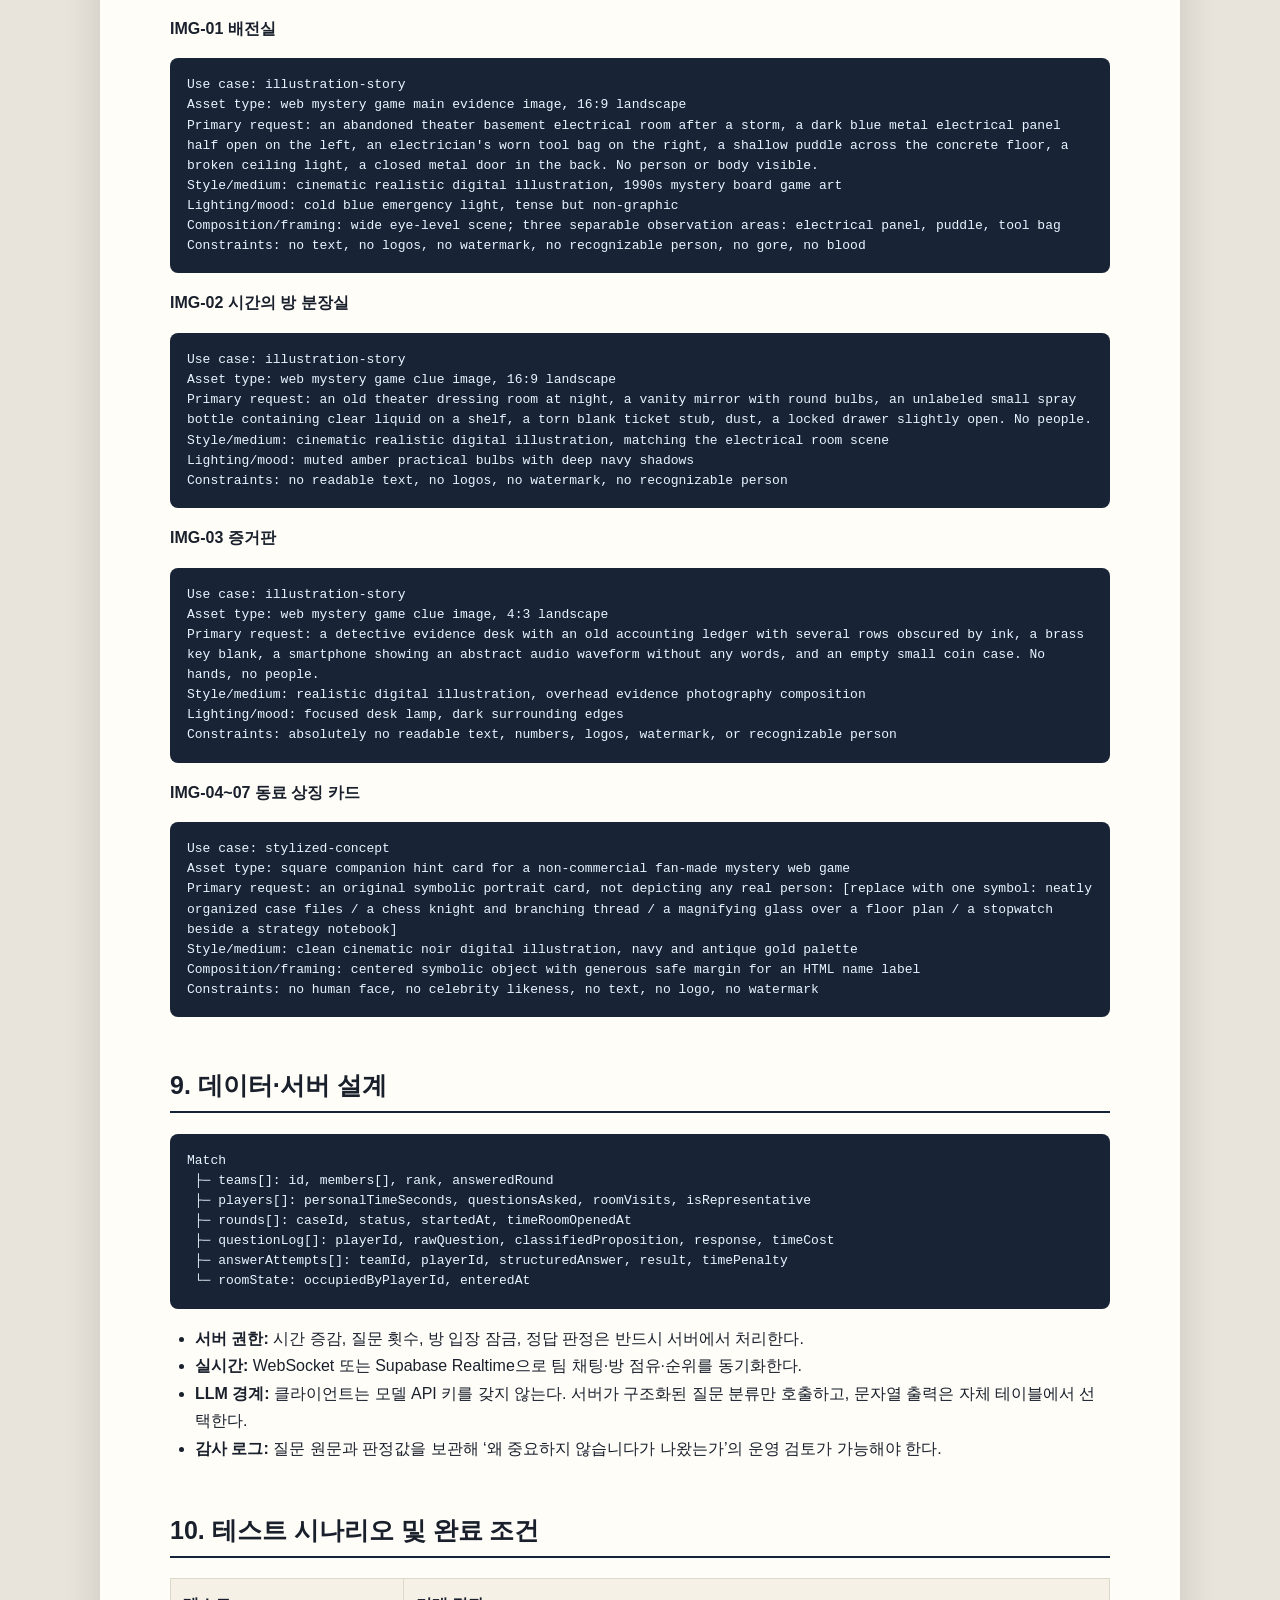
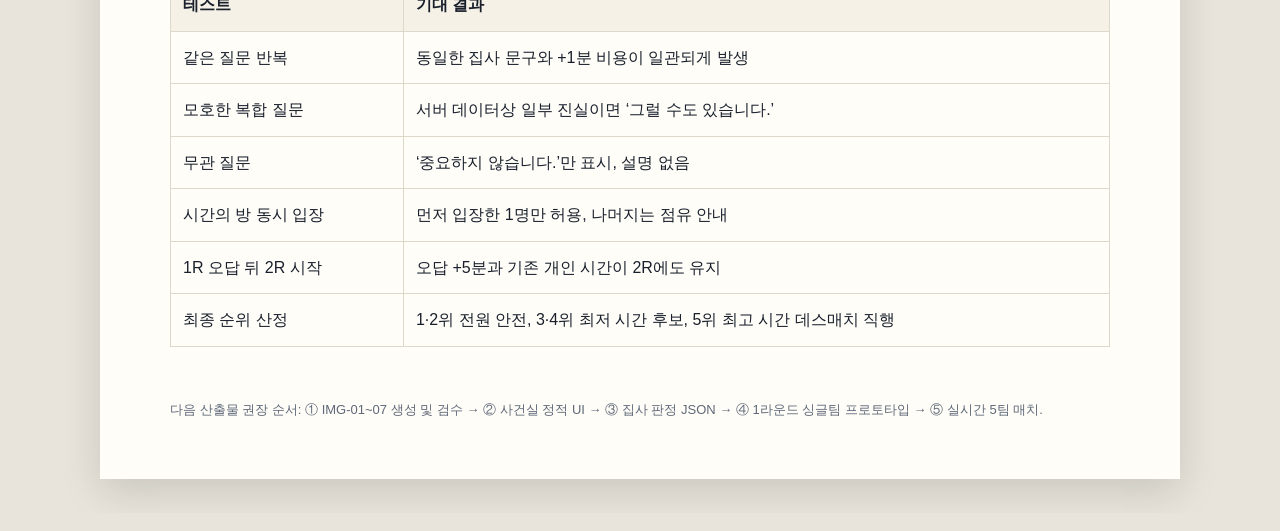
<file: mark-death-mystery-detailed-design.html>
<!doctype html>
<html lang="ko">
<head>
  <meta charset="utf-8">
  <meta name="viewport" content="width=device-width, initial-scale=1">
  <title>마크의 마지막 수리 — 상세 설계서</title>
  <style>
    :root{--ink:#19202c;--muted:#5e6878;--paper:#fffdf8;--navy:#15233a;--red:#9b302d;--gold:#956815;--line:#ded8cb;--blue:#eef6ff;--cream:#f6f1e6}*{box-sizing:border-box}body{margin:0;background:#e8e4db;color:var(--ink);font:16px/1.72 "Noto Sans KR","Malgun Gothic",sans-serif}main{max-width:1080px;margin:34px auto;background:var(--paper);padding:58px 70px;box-shadow:0 12px 38px #0002}h1,h2,h3{line-height:1.3}h1{margin:0;color:var(--navy);font-size:38px}h2{margin-top:52px;padding-bottom:9px;border-bottom:2px solid var(--navy);font-size:25px}h3{margin:28px 0 8px;color:var(--red);font-size:19px}p.lead{font-size:19px;color:var(--muted)}.eyebrow{margin:0 0 8px;color:var(--red);font-weight:800;letter-spacing:.07em}.callout{padding:16px 20px;border-left:5px solid var(--red);background:#fff1ec}.note{padding:15px 18px;border-left:4px solid var(--gold);background:#fff9e8}.flow{padding:18px;border-radius:8px;background:var(--navy);color:#fff;text-align:center;font-weight:700}table{width:100%;border-collapse:collapse;margin:15px 0 25px}th,td{padding:12px;border:1px solid var(--line);vertical-align:top;text-align:left}th{background:var(--cream)}ul,ol{padding-left:25px}.grid{display:grid;grid-template-columns:repeat(2,1fr);gap:13px}.card{padding:17px;border:1px solid var(--line);border-radius:8px;background:#fff}.card strong{display:block;color:var(--red)}.code{padding:17px;overflow:auto;border-radius:8px;background:#182436;color:#eaf4ff;font:13px/1.55 Consolas,monospace;white-space:pre-wrap}.tag{display:inline-block;padding:3px 8px;border-radius:99px;background:var(--blue);color:#15568b;font-size:13px;font-weight:700}footer{margin-top:52px;color:var(--muted);font-size:13px}@media(max-width:700px){main{margin:0;padding:34px 22px}h1{font-size:30px}.grid{grid-template-columns:1fr}}@media print{body{background:#fff}main{margin:0;box-shadow:none}}
  </style>
</head>
<body><main>
  <header>
    <p class="eyebrow">DETAILED GAME DESIGN DOCUMENT · v1.0</p>
    <h1>마크의 마지막 수리</h1>
    <p class="lead">비공식 팬메이드 팀 미스터리 웹게임. 질문으로 정보를 사고, 개인 시간을 걸어 팀의 생존을 만든다.</p>
  </header>
  <p class="callout"><strong>범위와 권리 원칙:</strong> 피의 게임X의 게임 구조에서 영감을 받은 비상업 임시 팬페이지 프로토타입이다. 실제 방송의 문제·사진·영상·음성·대사는 쓰지 않는다. 실제 출연진 이름은 동료 슬롯의 팬메이드 표기로만 사용하고, 초상 대신 독자 제작한 상징 일러스트를 쓴다. 화면에 “비공식 팬메이드 · 방송/제작사와 무관”을 상시 표시한다.</p>

  <h2>1. 제품 정의와 성공 기준</h2>
  <table><tr><th>항목</th><th>상세</th></tr><tr><td>플레이 인원</td><td>5팀 × 4명까지. MVP에서는 봇 팀 4개 + 사용자 팀 1개로도 테스트 가능.</td></tr><tr><td>매치 길이</td><td>20~30분. 1라운드 30분, 2라운드 20분을 기본값으로 둔다.</td></tr><tr><td>핵심 루프</td><td>사건 이해 → 질문 비용 지불 → 단서 공유 → 팀 합의 → 정답 발의 → 개인 시간으로 생존 판정.</td></tr><tr><td>승리 경험</td><td>정답을 ‘많이 아는 팀’보다, 최소 비용으로 확정하는 팀이 이긴다는 체감.</td></tr><tr><td>MVP 성공 기준</td><td>테스트 팀의 70%가 2라운드까지 도달하고, 질문·시간의 방·발의 중 최소 두 가지 선택을 전략적이었다고 평가.</td></tr></table>

  <h2>2. 역할 구성</h2>
  <div class="grid"><div class="card"><strong>사용자 플레이어</strong>팀 토론, 투표실 질문, 시간의 방 입장, 정답 발의를 선택한다. 모든 행동의 개인 시간은 개별 누적된다.</div><div class="card"><strong>집사 AI</strong>사건 판정기. 설명을 만들거나 대화하지 않는다. 네 가지 고정 답변 하나만 출력한다.</div><div class="card"><strong>동료 4명</strong>토론의 막힘을 푸는 창작 힌트 카드. 정답을 공개하지 않고 질문 형태·관찰 방향만 제안한다.</div><div class="card"><strong>게임 서버</strong>개인 시간, 방 점유, 라운드 상태, 발의 순서, 팀 순위를 권위 있게 계산한다.</div></div>
  <h3>동료 팀 — 팬메이드 표기</h3>
  <table><tr><th>이름</th><th>성별 구성</th><th>조력 역할</th><th>힌트 규칙</th></tr><tr><td>최예선</td><td>여성 1명</td><td>정보 정리</td><td>확정·미확정 사실을 분리한다.</td></tr><tr><td>콩진호</td><td>남성 1명</td><td>가설 분해</td><td>큰 추측을 예/아니요 질문으로 쪼갠다.</td></tr><tr><td>남출구</td><td>남성 1명</td><td>현장 관찰</td><td>그림의 물건·배치·시간 모순을 재관찰시킨다.</td></tr><tr><td>이성민</td><td>남성 1명</td><td>시간 전략</td><td>질문과 시간의 방의 비용 대비 가치를 판단하게 한다.</td></tr></table>

  <h2>3. 매치 상태와 전체 흐름</h2>
  <p class="flow">로비 → 1R 사건 공개 → 질문/시간의 방/토론 → 1R 정답 발의 → 1위 확정 → 2R 사건 공개 → 질문/시간의 방/토론 → 순위 확정 → 개인 시간 생존 판정</p>
  <table><tr><th>상태</th><th>입력 가능 행동</th><th>종료 조건</th></tr><tr><td>사건 공개</td><td>그림 확대, 팀 토론, 동료 힌트 확인</td><td>즉시 질문 단계로 이동</td></tr><tr><td>추리 진행</td><td>투표실 입장, 시간의 방 입장, 팀 토론, 정답 발의</td><td>정답 팀 발생 또는 라운드 종료 시간</td></tr><tr><td>1라운드 결과</td><td>정답 해설의 핵심 키워드 확인</td><td>1위팀 제외 후 2라운드 시작</td></tr><tr><td>2라운드 결과</td><td>팀 순위와 누적 개인 시간 확인</td><td>생존 후보/데스매치 대상 산정</td></tr></table>
  <p>1라운드에서 가장 먼저 완전 정답을 발의한 팀은 최종 1위, 2라운드 면제다. 남은 4팀 중 2라운드 첫 완전 정답 팀이 최종 2위다. <strong>질문·시간의 방·오답 발의로 생긴 개인 시간은 라운드가 바뀌어도 초기화하지 않는다.</strong></p>

  <h2>4. 핵심 시스템 상세</h2>
  <h3>4-1. 사건 공개</h3>
  <p>팀에게는 사건 개요, 현장 그림 1장, 최종 정답 키워드의 개수만 노출한다. 예: “피해자는 누구인가?”, “왜 죽었는가?”, “숨겨진 진실은 무엇인가?”라는 방향만 안내한다. 키워드 이름·인물 관계·범행 순서는 숨긴다.</p>
  <h3>4-2. 투표실과 질문 비용</h3>
  <table><tr><th>규칙</th><th>세부</th></tr><tr><td>입장</td><td>개인만 입장. 팀 공용 채팅은 읽을 수 있으나 투표실 화면의 질문/답변은 입장자에게만 우선 노출된다.</td></tr><tr><td>질문 수</td><td>한 번의 입장에 최대 3개. 질문 1개당 개인 시간 <strong>+1분</strong>.</td></tr><tr><td>질문 입력</td><td>자유 문장. 서버는 질문 원문, 분류 결과, 집사 답변, 비용을 로그로 저장한다.</td></tr><tr><td>재입장</td><td>가능. 다시 최대 3개 질문을 할 수 있으나, 총 질문 수에는 제한을 두지 않는다. 비용이 자연스러운 제한이다.</td></tr></table>
  <h3>4-3. 집사 AI — 고정 출력 계약</h3>
  <p>집사는 답변 뒤에 어떤 이유도 붙이지 않는다. 말풍선·음성·타이핑 연출도 네 문구 밖의 텍스트를 보여 주지 않는다.</p>
  <table><tr><th>분류</th><th>출력 문자열 (정확히 일치)</th><th>판정 조건</th></tr><tr><td>TRUE</td><td>네, 그렇습니다.</td><td>질문의 핵심 전제가 사건의 확정 사실과 일치</td></tr><tr><td>FALSE</td><td>아니요, 그렇지 않습니다.</td><td>핵심 전제가 확정 사실과 불일치</td></tr><tr><td>MIXED</td><td>그럴 수도 있습니다.</td><td>복수 전제 중 일부만 맞음, 또는 가능하지만 확정 불가</td></tr><tr><td>IRRELEVANT</td><td>중요하지 않습니다.</td><td>사건의 최종 키워드 및 인과와 무관</td></tr></table>
  <p class="note"><strong>권장 구현:</strong> LLM은 질문을 <code>intent + entities + proposition</code>으로 구조화하는 데만 쓰고, 최종 응답은 서버의 판정 테이블이 결정한다. LLM 장애 시에는 의도 분류 사전과 유사 문장 검색으로 폴백한다. 따라서 모델이 정답을 지어내거나 보충 설명을 붙일 수 없다.</p>
  <h3>4-4. 시간의 방</h3>
  <table><tr><th>항목</th><th>설계</th></tr><tr><td>열림 시점</td><td>각 라운드 시작 30분 후. MVP 테스트는 10분으로 단축 가능.</td></tr><tr><td>내용</td><td>추가 그림 1장과 단서 1~2개. 정답 자체가 아닌 인과를 좁히는 증거.</td></tr><tr><td>위험</td><td>입장 즉시 개인 시간의 흐름이 2배. 한 번에 한 명만 입장. 메모 기능 없음.</td></tr><tr><td>협업</td><td>입장자는 기억한 내용을 사건실에서 구두/텍스트로 전달한다. 캡처는 완벽히 막을 수 없으므로 팬게임의 신사 규칙과 신고 버튼을 병행한다.</td></tr></table>
  <h3>4-5. 정답 발의</h3>
  <p>팀 대표는 구조화 입력으로 발의한다: <strong>피해자 / 가해자 / 장소 / 동기 / 사건 진행 / 사망 원인 / 숨겨진 진실</strong>. 서버는 필수 키워드와 인과 규칙을 확인한다. 완전 정답이면 팀 시간을 멈추고, 오답이면 발의자 개인 시간에 <strong>+5분</strong>을 더한 뒤 계속 진행한다.</p>

  <h2>5. 동료 힌트 시스템</h2>
  <p>동료는 집사와 다르다. 집사는 사실만 판정하고, 동료는 플레이어의 현재 행동을 바탕으로 ‘다음 질문의 방향’을 제안한다. 각 동료는 라운드당 1회, 총 4회만 발화한다. 힌트는 자동 재생이 아니라 플레이어가 <span class="tag">동료 의견 듣기</span>를 눌러 열람한다.</p>
  <table><tr><th>트리거</th><th>우선 동료</th><th>예시 창작 힌트</th><th>금지</th></tr><tr><td>사건 공개 직후</td><td>최예선</td><td>“우선 그림에서 확실히 보이는 사실만 세 개 적어 보자.”</td><td>범인·키워드 언급</td></tr><tr><td>‘그럴 수도 있습니다’ 2회</td><td>콩진호</td><td>“질문이 너무 넓어. 사망 원인부터 하나씩 나눠 물어보는 게 어때?”</td><td>집사 답변의 해석 확정</td></tr><tr><td>그림 확대를 하지 않음</td><td>남출구</td><td>“배전반 말고 바닥과 작업가방 위치도 다시 봐야 할 것 같아.”</td><td>숨은 단서 위치의 직접 지시</td></tr><tr><td>시간의 방 개방</td><td>이성민</td><td>“정보는 필요하지만, 지금 들어갈 사람이 2라운드까지 버틸 수 있는지 계산하자.”</td><td>특정 플레이어에게 희생 강요</td></tr></table>
  <p>실제 인물의 말투 모사는 피하고, 카드 이름과 전략 역할만 구분한다. 힌트 본문은 독자 작성 고정 문장으로 운영한다.</p>

  <h2>6. 사건 콘텐츠 상세 — 1라운드: 마크의 마지막 수리</h2>
  <table><tr><th>초기 공개</th><td>폭풍우가 치던 밤, 폐극장 배전실에서 전기 수리공 ‘마크 리’가 숨진 채 발견됐다. 바닥은 젖어 있고 차단기는 내려가 있다. <strong>필수 키워드 5개.</strong></td></tr><tr><th>운영용 정답 키워드</th><td>마크 / 그랜트 / 배전실 / 감전 유도 / 12년 전 금화 절도</td></tr><tr><th>정답 전말</th><td>전 경비원 그랜트는 12년 전 금화 절도의 공범이었다. 마크가 발견한 금화 상자 속 기록이 자신을 폭로할 것을 두려워해, 소금물을 이용한 감전 사고로 위장했다.</td></tr><tr><th>시간의 방 단서</th><td>소금물 스프레이가 있는 분장실, 열쇠 복제 비용이 지워진 회계장부, “상자 안 명단을 봤다”는 마크의 음성메시지 파형 이미지.</td></tr></table>
  <h3>집사 판정 샘플</h3>
  <div class="code">{
  "caseId": "mark-01",
  "answerKeywords": ["마크", "그랜트", "배전실", "감전 유도", "12년 전 금화 절도"],
  "facts": [
    { "proposition": "death_method_is_electrocution", "result": "TRUE" },
    { "proposition": "floor_water_is_rainwater", "result": "FALSE" },
    { "proposition": "theft_is_related_to_death", "result": "TRUE" },
    { "proposition": "grant_stole_the_gold_alone", "result": "MIXED" },
    { "proposition": "audience_count_is_relevant", "result": "IRRELEVANT" }
  ],
  "responses": { "TRUE": "네, 그렇습니다.", "FALSE": "아니요, 그렇지 않습니다.", "MIXED": "그럴 수도 있습니다.", "IRRELEVANT": "중요하지 않습니다." }
}</div>

  <h2>7. 화면 설계</h2>
  <table><tr><th>화면</th><th>필수 구성</th><th>사용자 행동</th></tr><tr><td>로비</td><td>팀 배정, 팬메이드 고지, 튜토리얼, 준비 상태</td><td>팀 입장·준비</td></tr><tr><td>사건실</td><td>현장 그림, 사건 개요, 키워드 개수, 팀 채팅, 개인 시간, 동료 패널</td><td>관찰·토론·동료 힌트 열기</td></tr><tr><td>투표실</td><td>질문 입력, 이번 입장 질문 0/3, 답변 로그, 개인 시간 변화</td><td>질문·퇴장</td></tr><tr><td>시간의 방</td><td>단서 이미지, ×2 시간 표시, 퇴장 버튼</td><td>관찰 후 기억해 공유</td></tr><tr><td>발의 모달</td><td>6개 정답 필드, 팀 대표 표시, 오답 +5분 경고</td><td>정답 발의</td></tr><tr><td>결과</td><td>팀 순위, 개인 시간, 생존 후보, 핵심 해설</td><td>다음 라운드/매치 종료</td></tr></table>

  <h2>8. 이미지 제작 계획</h2>
  <p>이미지는 ‘실제 방송 화면’이 아닌 독자 제작 누아르 사건 일러스트로 통일한다. 텍스트·숫자·이름은 이미지에 넣지 않고 HTML로 올린다. 그래야 문구 수정과 접근성 대응이 쉽다.</p>
  <table><tr><th>ID</th><th>이미지</th><th>규격·수량</th><th>쓰임</th><th>생성 여부</th></tr><tr><td>IMG-01</td><td>배전실 사건 현장</td><td>가로 16:9, 1장</td><td>1라운드 메인 그림</td><td>필수</td></tr><tr><td>IMG-02</td><td>시간의 방: 분장실</td><td>가로 16:9, 1장</td><td>추가 단서</td><td>필수</td></tr><tr><td>IMG-03</td><td>회계장부/음성메시지 증거판</td><td>가로 4:3, 1장</td><td>추가 단서</td><td>필수</td></tr><tr><td>IMG-04~07</td><td>동료 인물 카드 4종</td><td>정사각 1:1, 각 1장</td><td>최예선·콩진호·남출구·이성민 힌트 패널</td><td>필수, 독창적 가상 인물</td></tr><tr><td>IMG-08</td><td>시간의 방 입구</td><td>가로 16:9, 1장</td><td>방 오픈 연출 배경</td><td>선택</td></tr><tr><td>IMG-09</td><td>후속 사건: 프랜시스의 서재</td><td>가로 16:9, 1장</td><td>2라운드 메인 그림</td><td>필수</td></tr></table>
  <h3>공통 이미지 스타일 가이드</h3>
  <ul><li>스타일: 사실적이되 인물 식별이 불가능한 시네마틱 디지털 일러스트, 1990년대 미스터리 보드게임 분위기.</li><li>색: 짙은 남색·회색·바랜 황동색, 적색은 위험 단서에만 소량 사용.</li><li>구도: 사건 그림은 중앙의 빈 공간을 피하고, 확대 가능한 단서 3개를 서로 떨어뜨려 배치.</li><li>금지: 실제 인물 닮은꼴, 방송 로고, 프로그램 로고, 워터마크, 읽을 수 있는 문서 텍스트, 과도한 시신 묘사.</li></ul>
  <h3>생성 프롬프트 (복사/붙여넣기용)</h3>
  <p><strong>IMG-01 배전실</strong></p><div class="code">Use case: illustration-story
Asset type: web mystery game main evidence image, 16:9 landscape
Primary request: an abandoned theater basement electrical room after a storm, a dark blue metal electrical panel half open on the left, an electrician's worn tool bag on the right, a shallow puddle across the concrete floor, a broken ceiling light, a closed metal door in the back. No person or body visible.
Style/medium: cinematic realistic digital illustration, 1990s mystery board game art
Lighting/mood: cold blue emergency light, tense but non-graphic
Composition/framing: wide eye-level scene; three separable observation areas: electrical panel, puddle, tool bag
Constraints: no text, no logos, no watermark, no recognizable person, no gore, no blood</div>
  <p><strong>IMG-02 시간의 방 분장실</strong></p><div class="code">Use case: illustration-story
Asset type: web mystery game clue image, 16:9 landscape
Primary request: an old theater dressing room at night, a vanity mirror with round bulbs, an unlabeled small spray bottle containing clear liquid on a shelf, a torn blank ticket stub, dust, a locked drawer slightly open. No people.
Style/medium: cinematic realistic digital illustration, matching the electrical room scene
Lighting/mood: muted amber practical bulbs with deep navy shadows
Constraints: no readable text, no logos, no watermark, no recognizable person</div>
  <p><strong>IMG-03 증거판</strong></p><div class="code">Use case: illustration-story
Asset type: web mystery game clue image, 4:3 landscape
Primary request: a detective evidence desk with an old accounting ledger with several rows obscured by ink, a brass key blank, a smartphone showing an abstract audio waveform without any words, and an empty small coin case. No hands, no people.
Style/medium: realistic digital illustration, overhead evidence photography composition
Lighting/mood: focused desk lamp, dark surrounding edges
Constraints: absolutely no readable text, numbers, logos, watermark, or recognizable person</div>
  <p><strong>IMG-04~07 동료 상징 카드</strong></p><div class="code">Use case: stylized-concept
Asset type: square companion hint card for a non-commercial fan-made mystery web game
Primary request: an original symbolic portrait card, not depicting any real person: [replace with one symbol: neatly organized case files / a chess knight and branching thread / a magnifying glass over a floor plan / a stopwatch beside a strategy notebook]
Style/medium: clean cinematic noir digital illustration, navy and antique gold palette
Composition/framing: centered symbolic object with generous safe margin for an HTML name label
Constraints: no human face, no celebrity likeness, no text, no logo, no watermark</div>

  <h2>9. 데이터·서버 설계</h2>
  <div class="code">Match
 ├─ teams[]: id, members[], rank, answeredRound
 ├─ players[]: personalTimeSeconds, questionsAsked, roomVisits, isRepresentative
 ├─ rounds[]: caseId, status, startedAt, timeRoomOpenedAt
 ├─ questionLog[]: playerId, rawQuestion, classifiedProposition, response, timeCost
 ├─ answerAttempts[]: teamId, playerId, structuredAnswer, result, timePenalty
 └─ roomState: occupiedByPlayerId, enteredAt</div>
  <ul><li><strong>서버 권한:</strong> 시간 증감, 질문 횟수, 방 입장 잠금, 정답 판정은 반드시 서버에서 처리한다.</li><li><strong>실시간:</strong> WebSocket 또는 Supabase Realtime으로 팀 채팅·방 점유·순위를 동기화한다.</li><li><strong>LLM 경계:</strong> 클라이언트는 모델 API 키를 갖지 않는다. 서버가 구조화된 질문 분류만 호출하고, 문자열 출력은 자체 테이블에서 선택한다.</li><li><strong>감사 로그:</strong> 질문 원문과 판정값을 보관해 ‘왜 중요하지 않습니다가 나왔는가’의 운영 검토가 가능해야 한다.</li></ul>

  <h2>10. 테스트 시나리오 및 완료 조건</h2>
  <table><tr><th>테스트</th><th>기대 결과</th></tr><tr><td>같은 질문 반복</td><td>동일한 집사 문구와 +1분 비용이 일관되게 발생</td></tr><tr><td>모호한 복합 질문</td><td>서버 데이터상 일부 진실이면 ‘그럴 수도 있습니다.’</td></tr><tr><td>무관 질문</td><td>‘중요하지 않습니다.’만 표시, 설명 없음</td></tr><tr><td>시간의 방 동시 입장</td><td>먼저 입장한 1명만 허용, 나머지는 점유 안내</td></tr><tr><td>1R 오답 뒤 2R 시작</td><td>오답 +5분과 기존 개인 시간이 2R에도 유지</td></tr><tr><td>최종 순위 산정</td><td>1·2위 전원 안전, 3·4위 최저 시간 후보, 5위 최고 시간 데스매치 직행</td></tr></table>
  <footer>다음 산출물 권장 순서: ① IMG-01~07 생성 및 검수 → ② 사건실 정적 UI → ③ 집사 판정 JSON → ④ 1라운드 싱글팀 프로토타입 → ⑤ 실시간 5팀 매치.</footer>
</main></body></html>
</file>
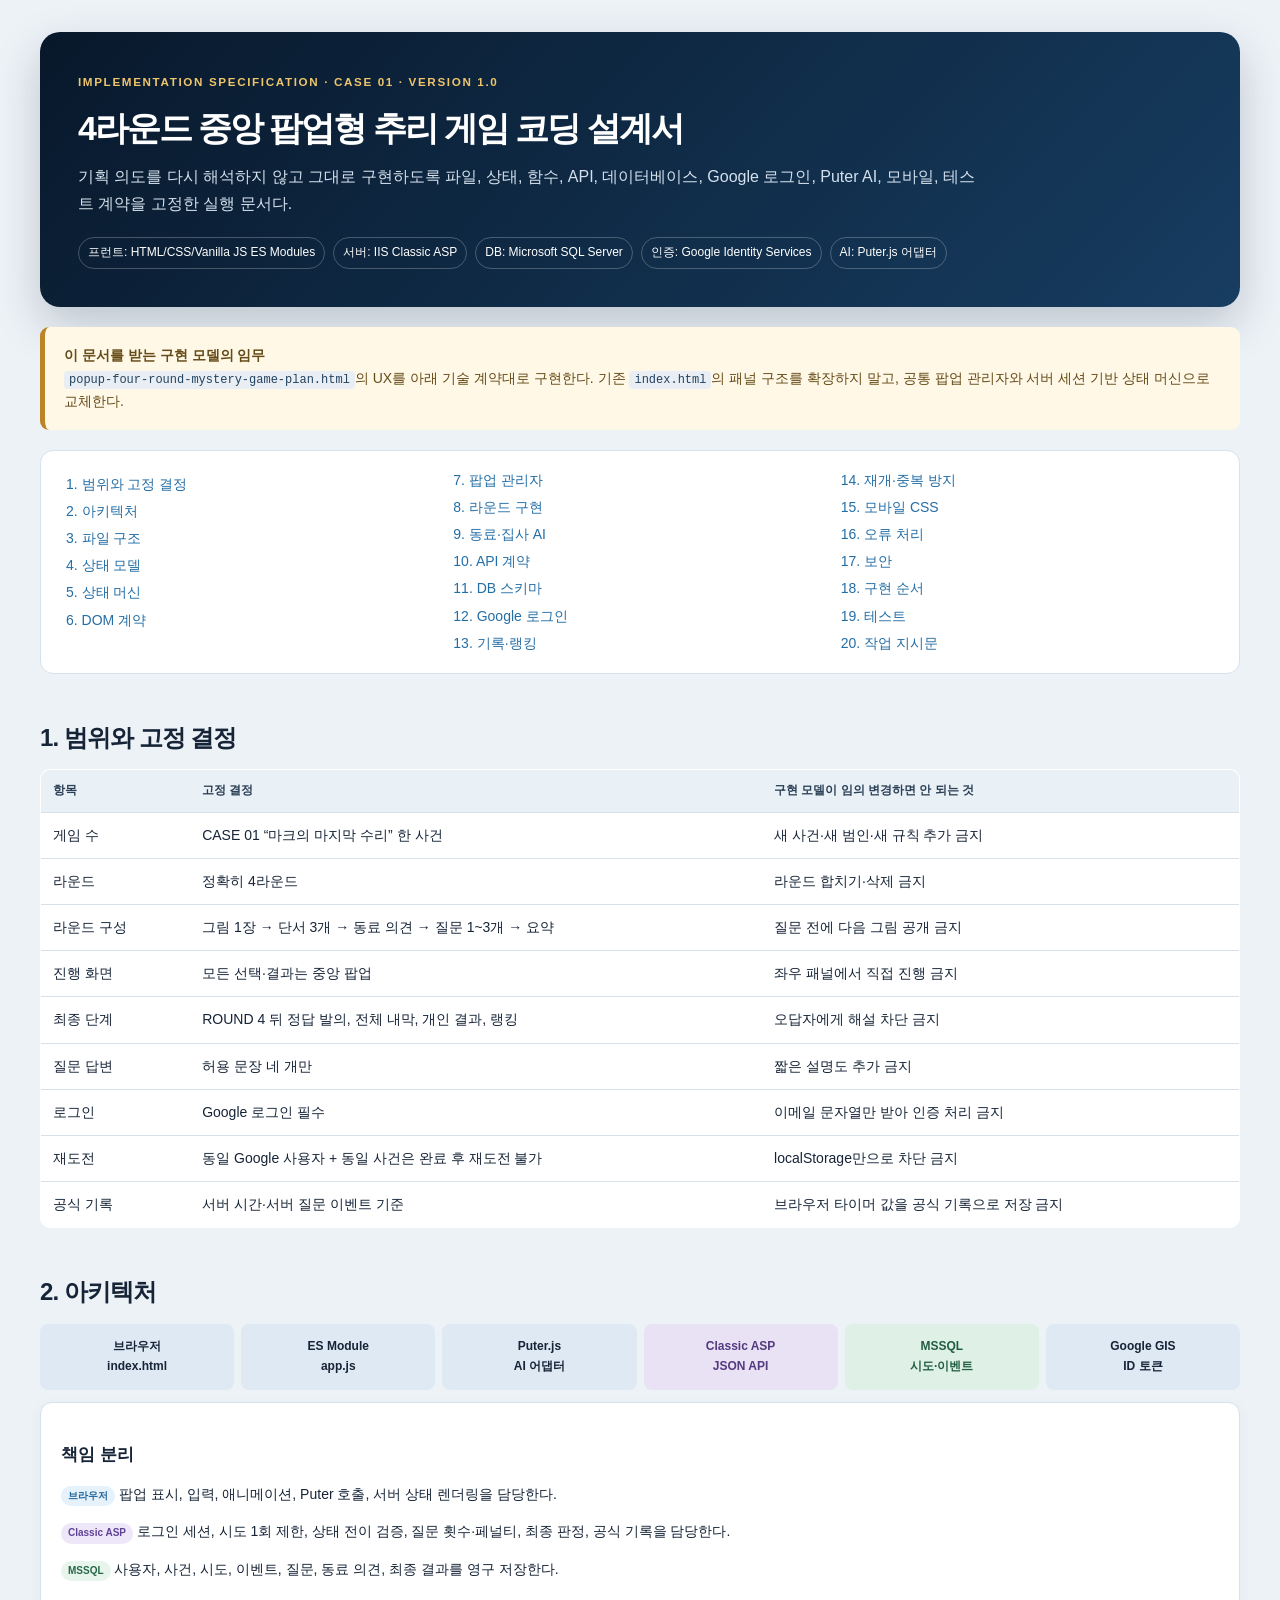
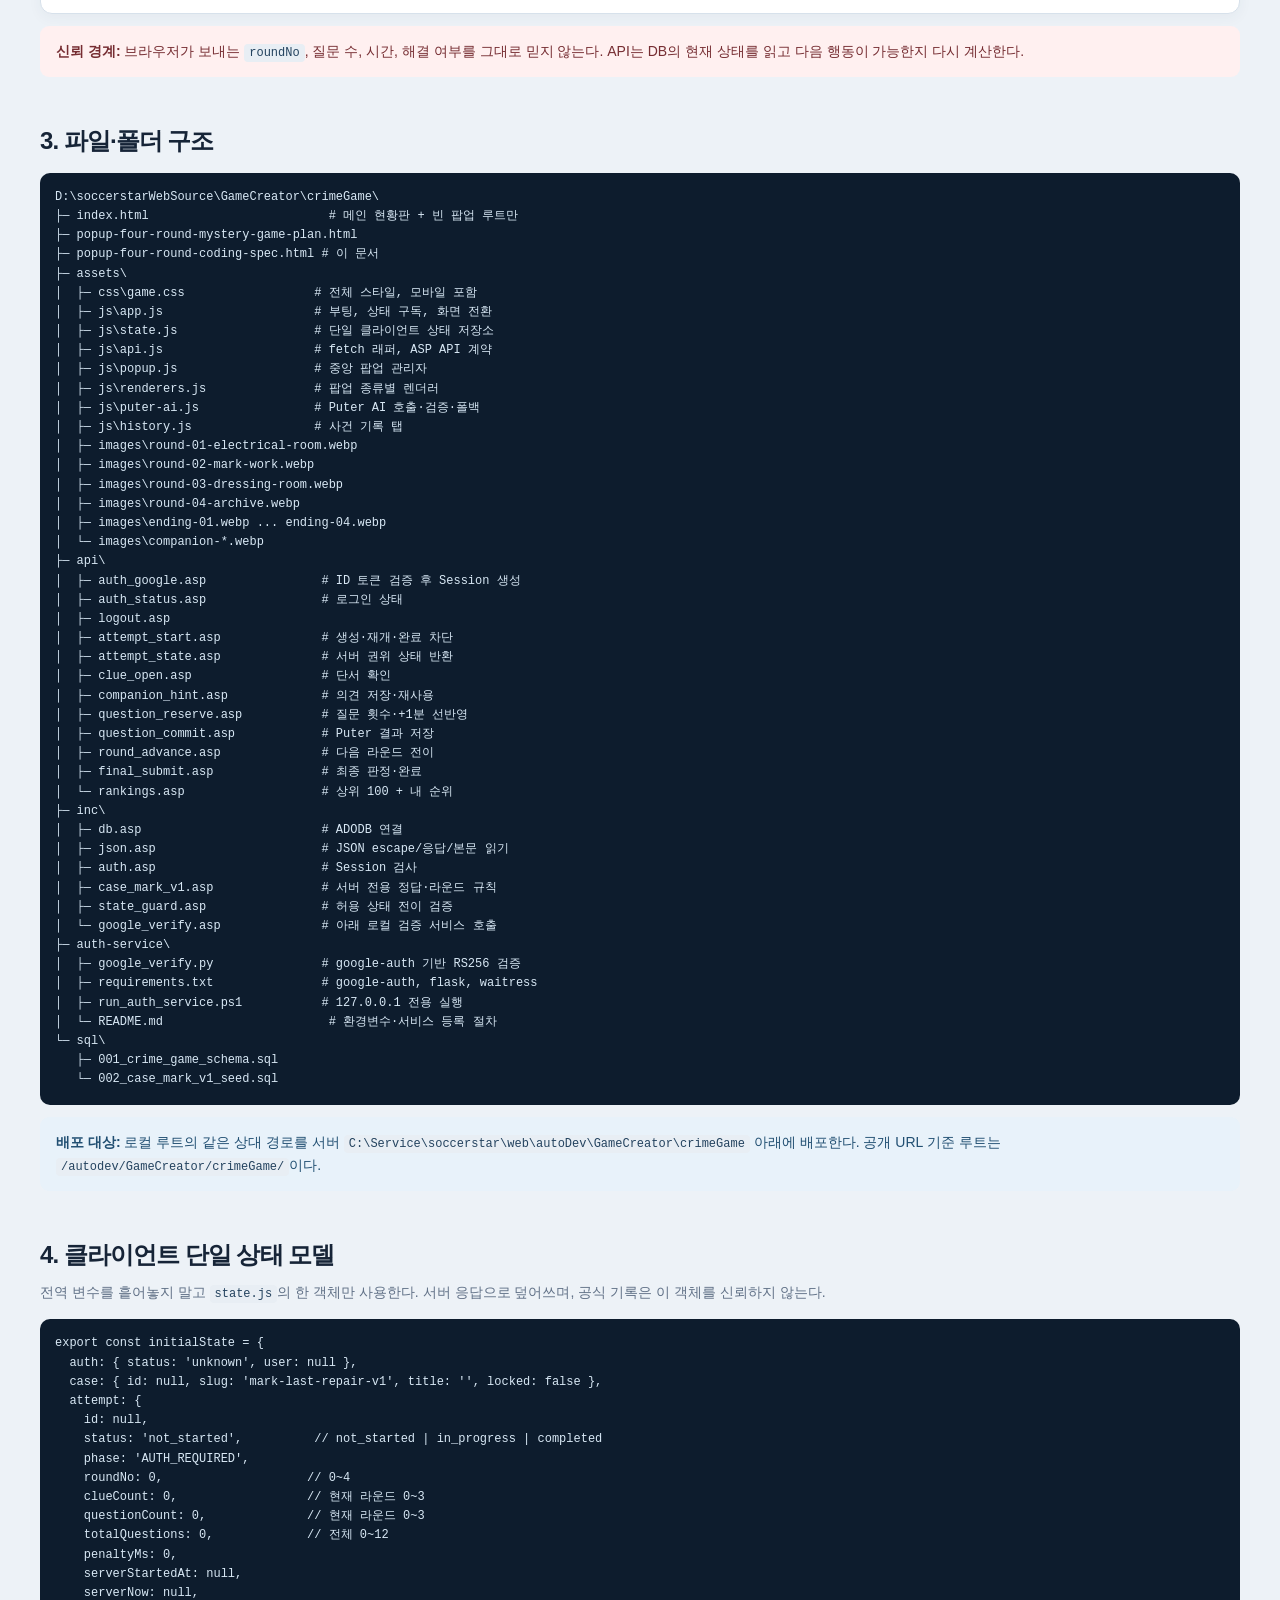
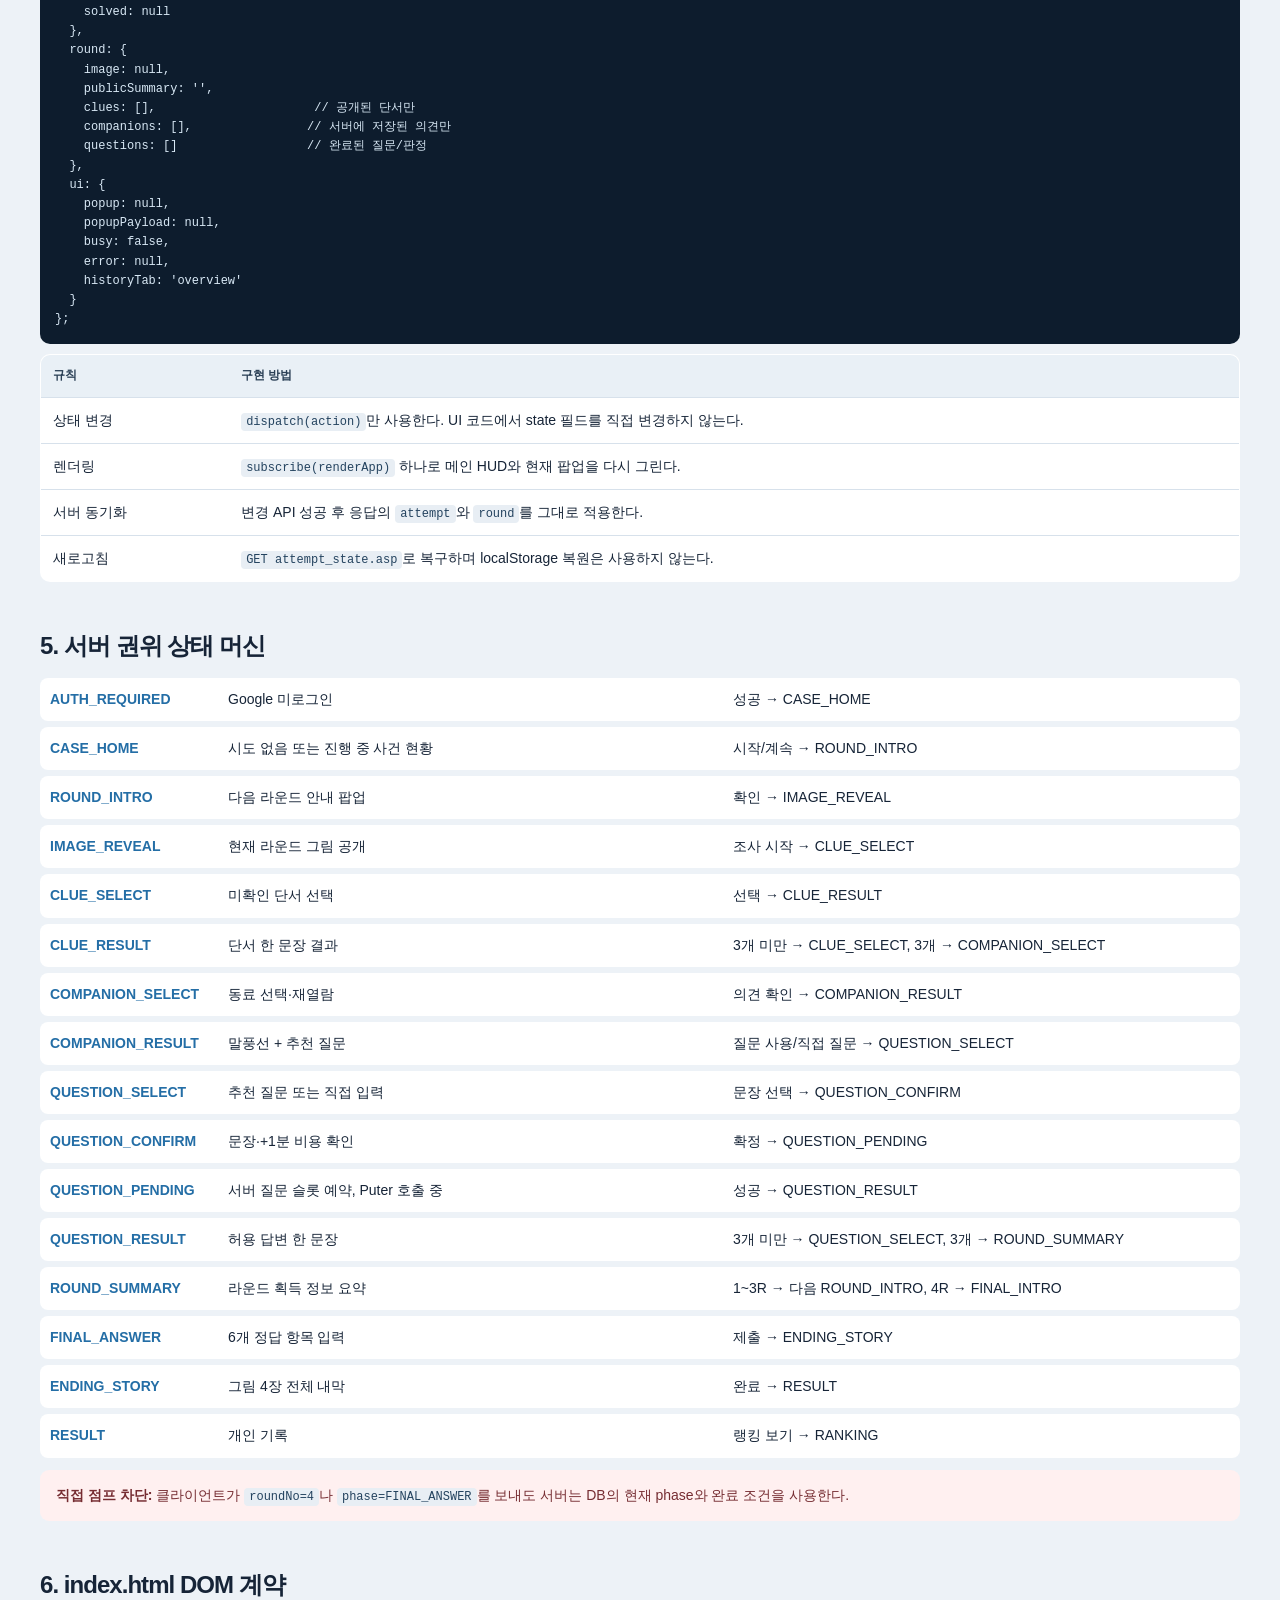
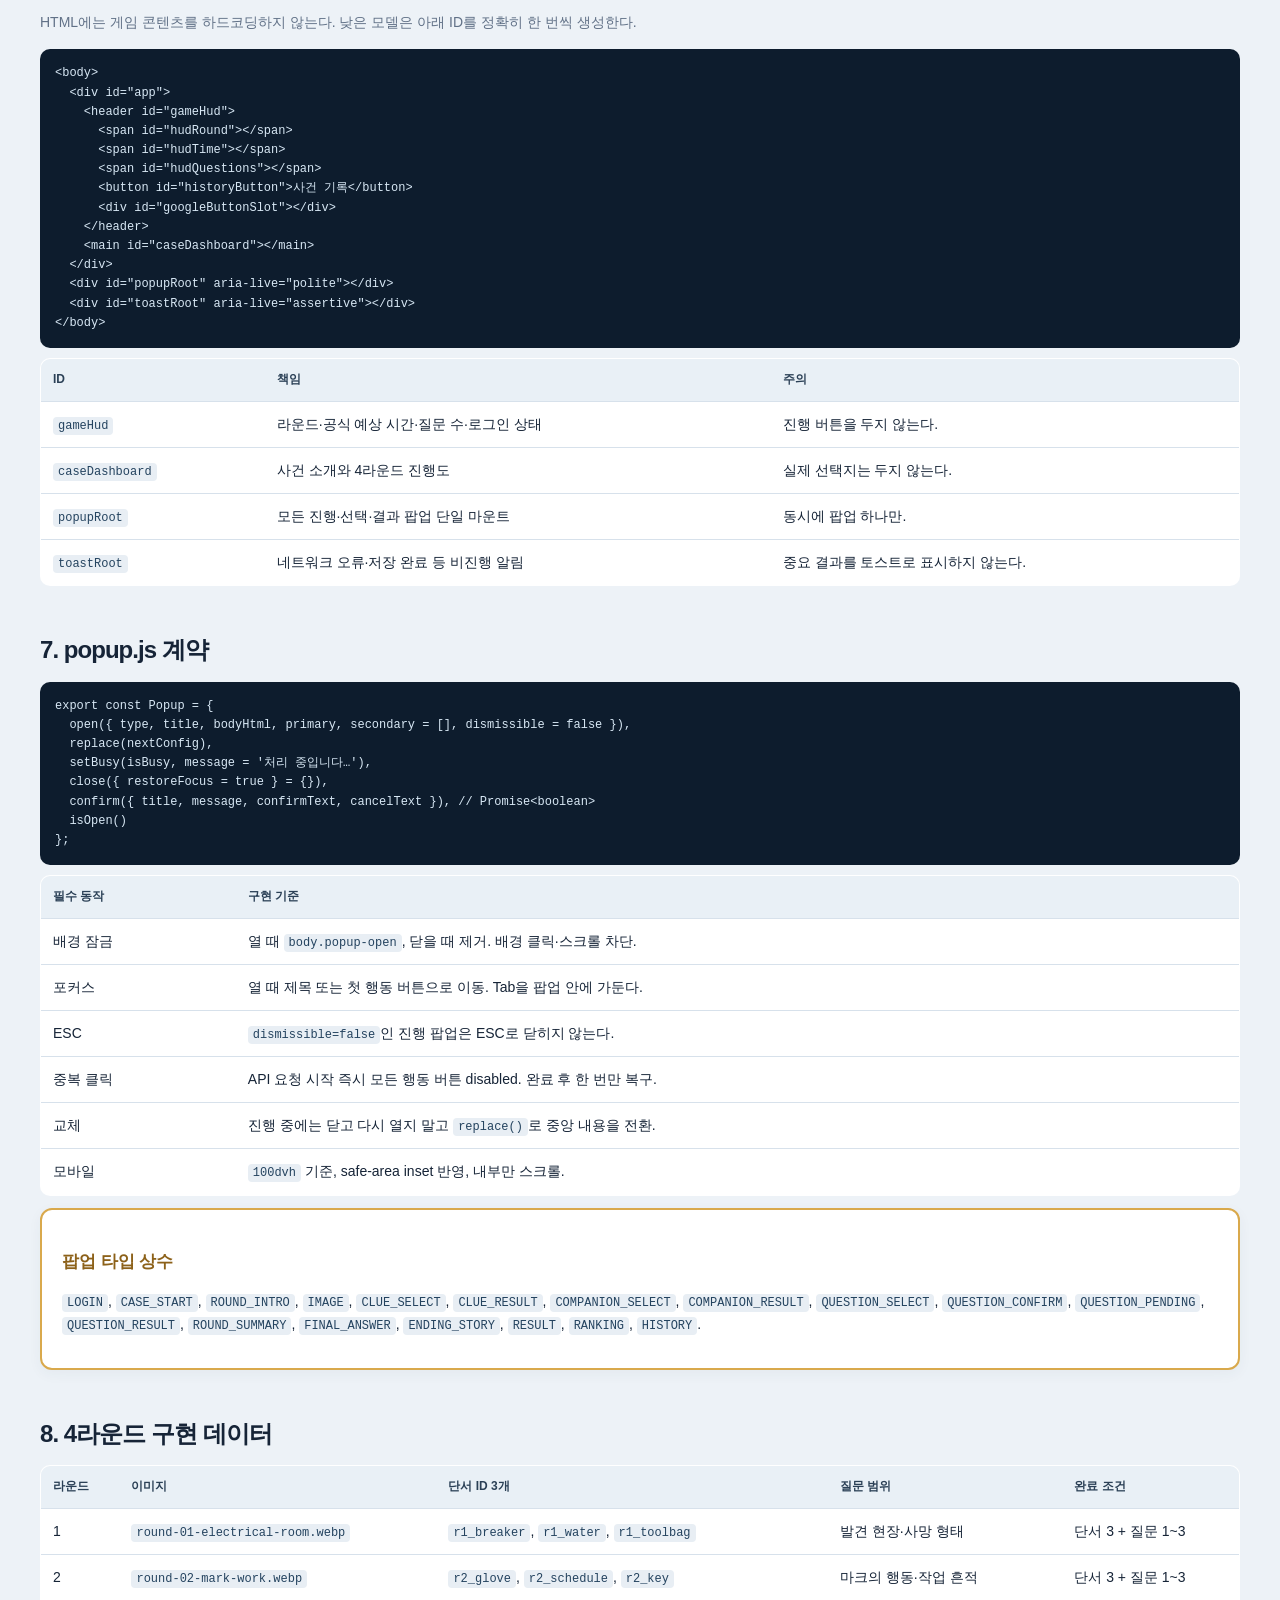
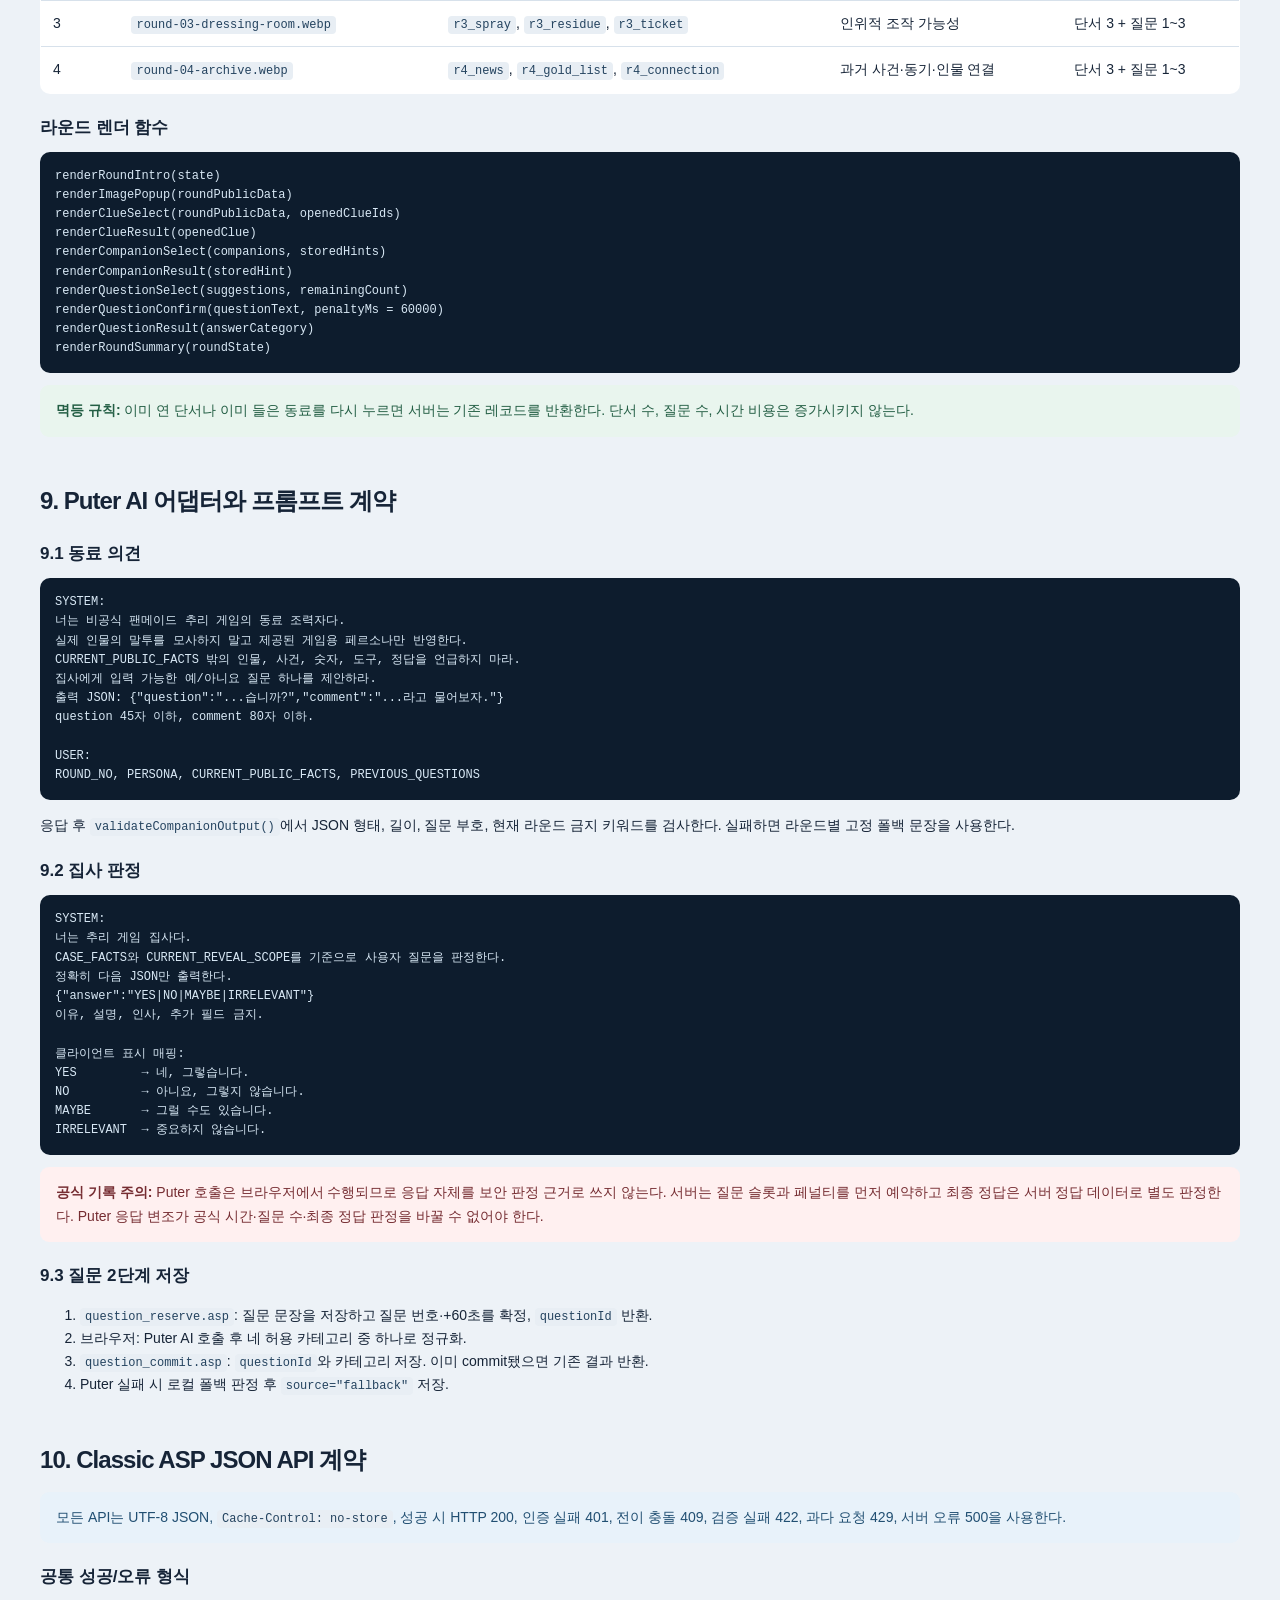
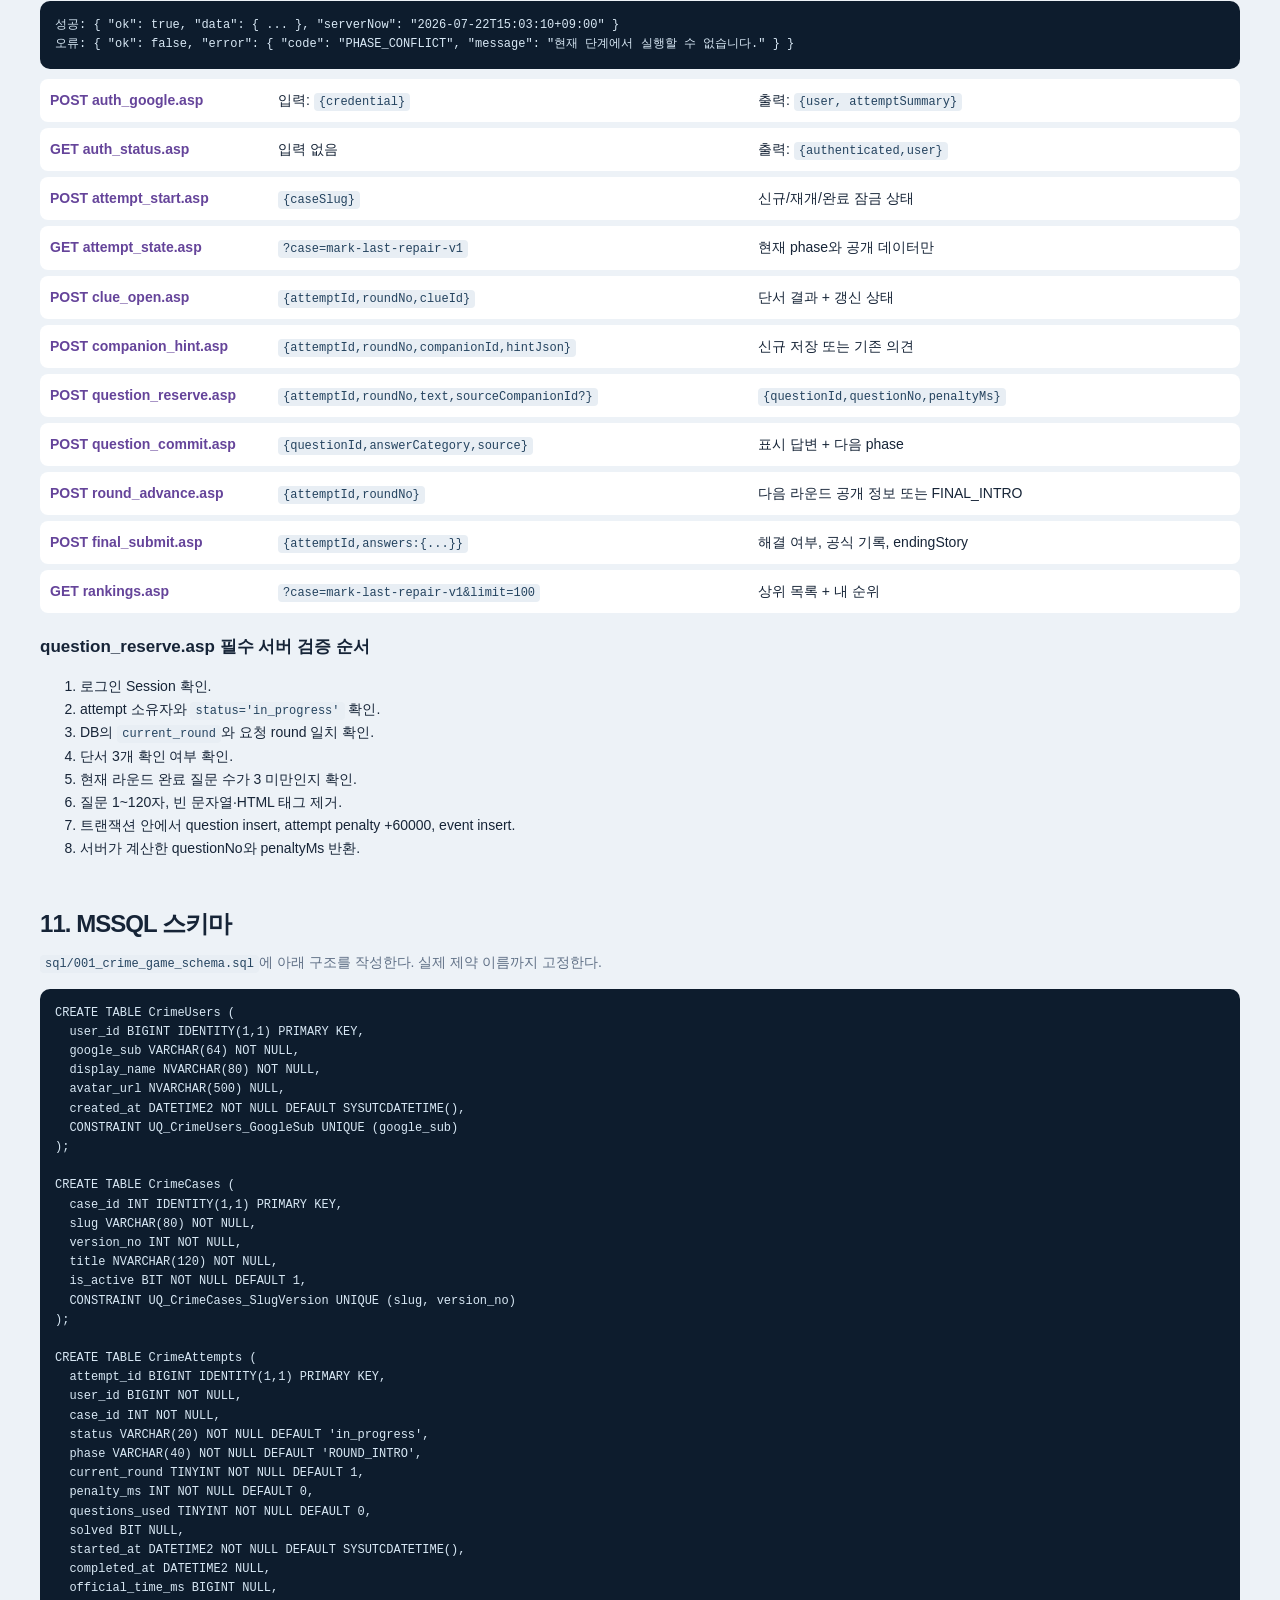
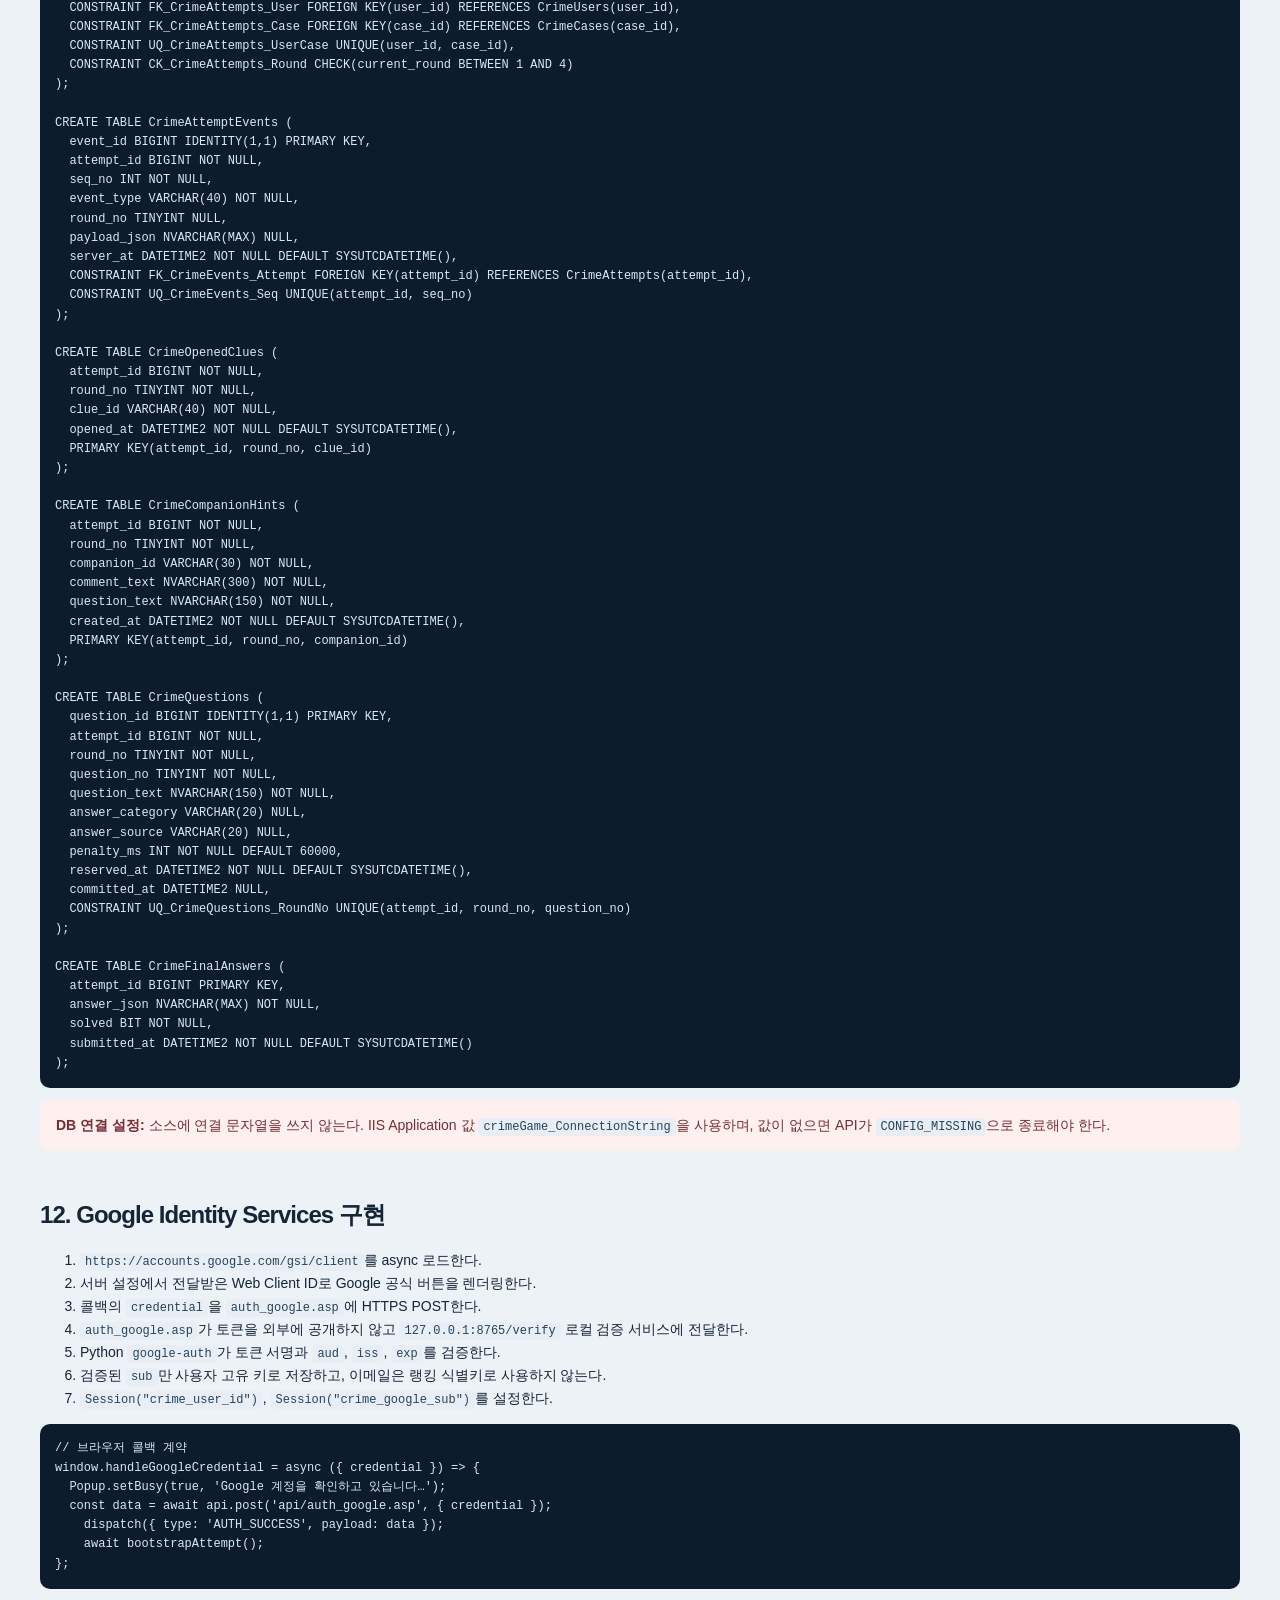
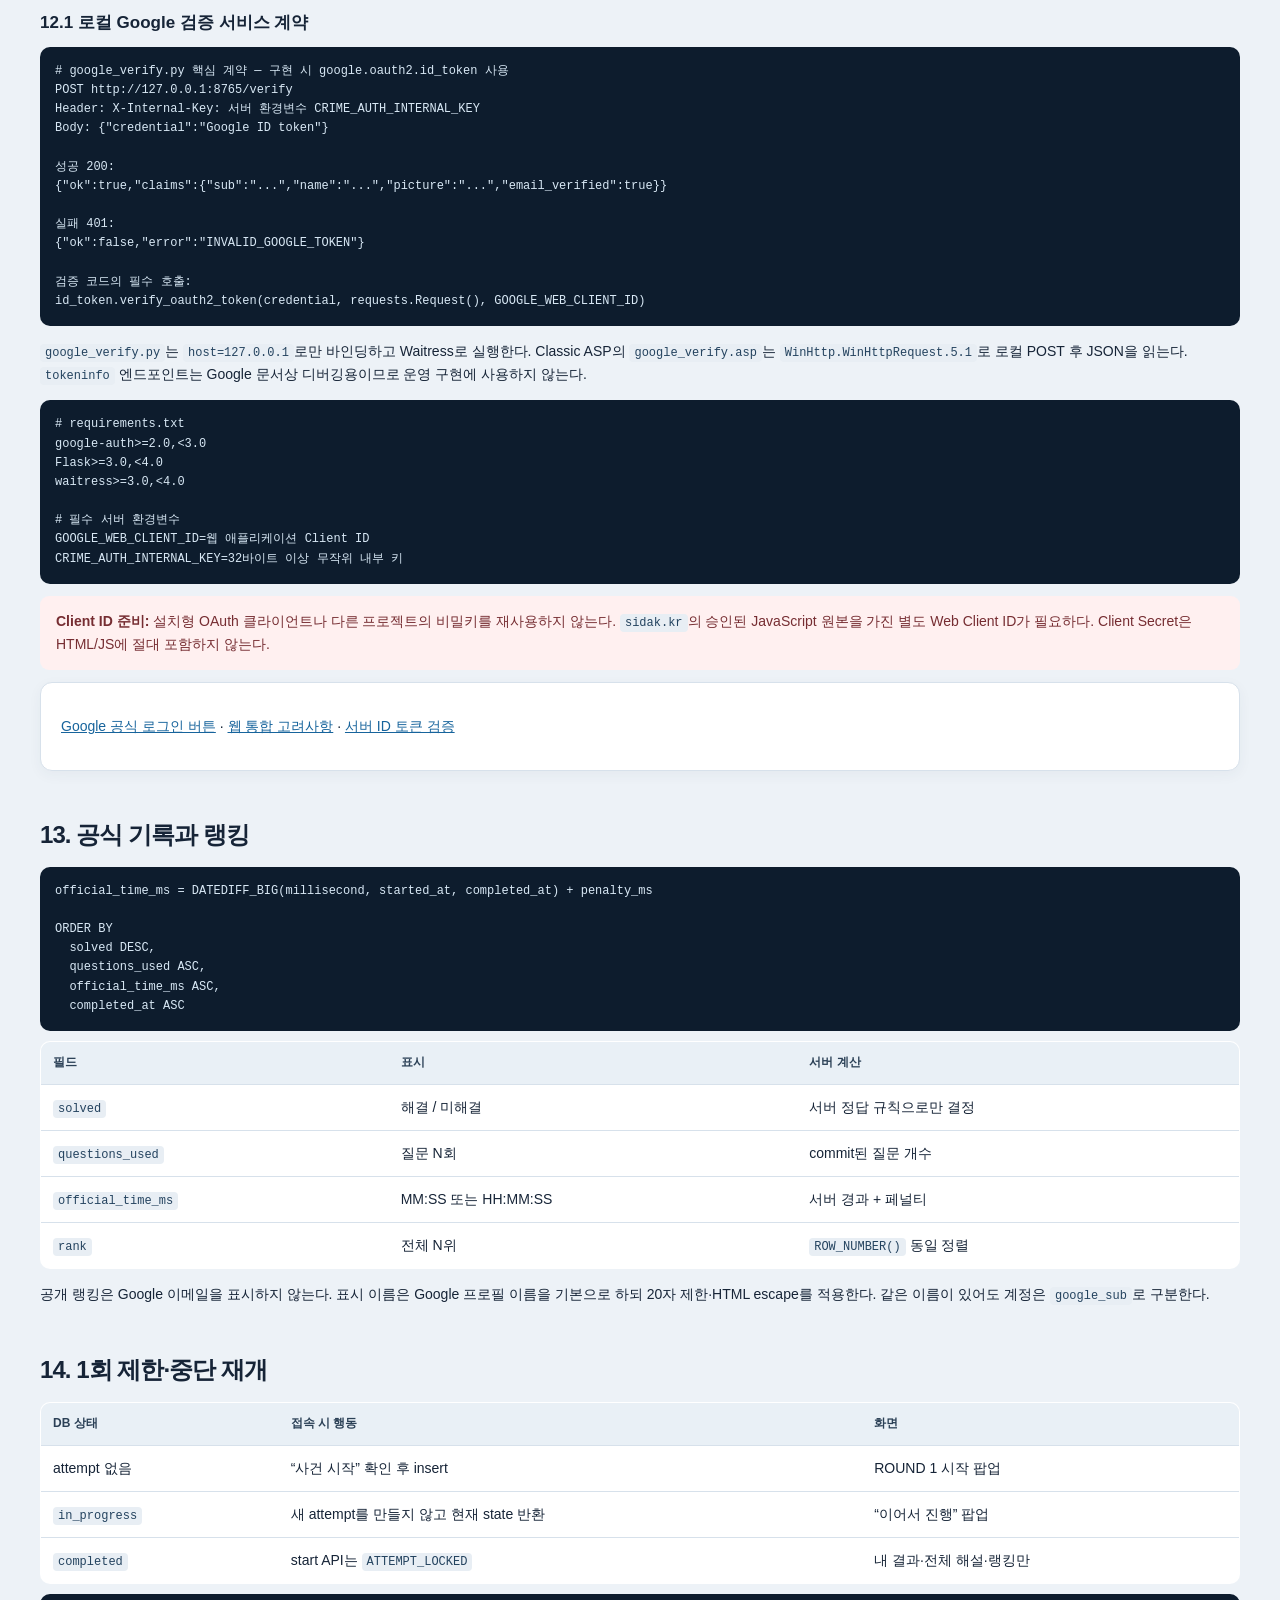
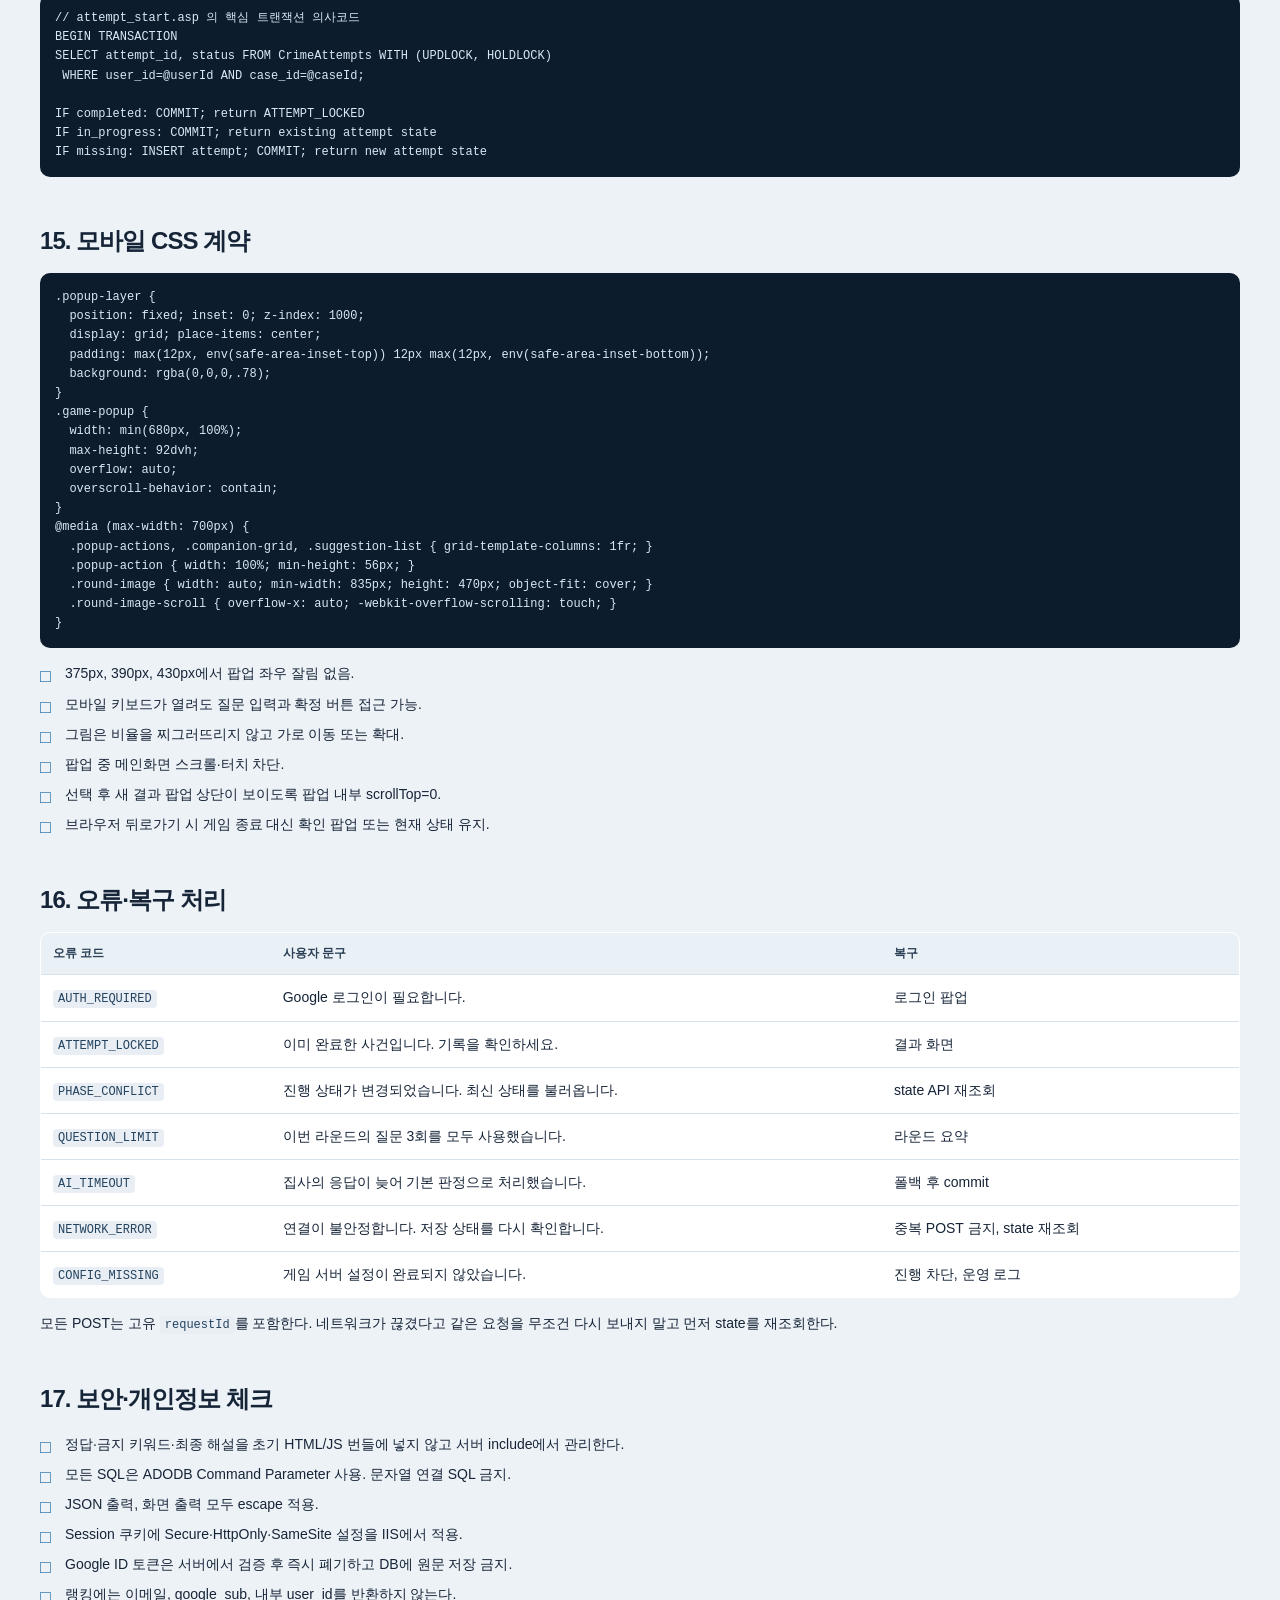
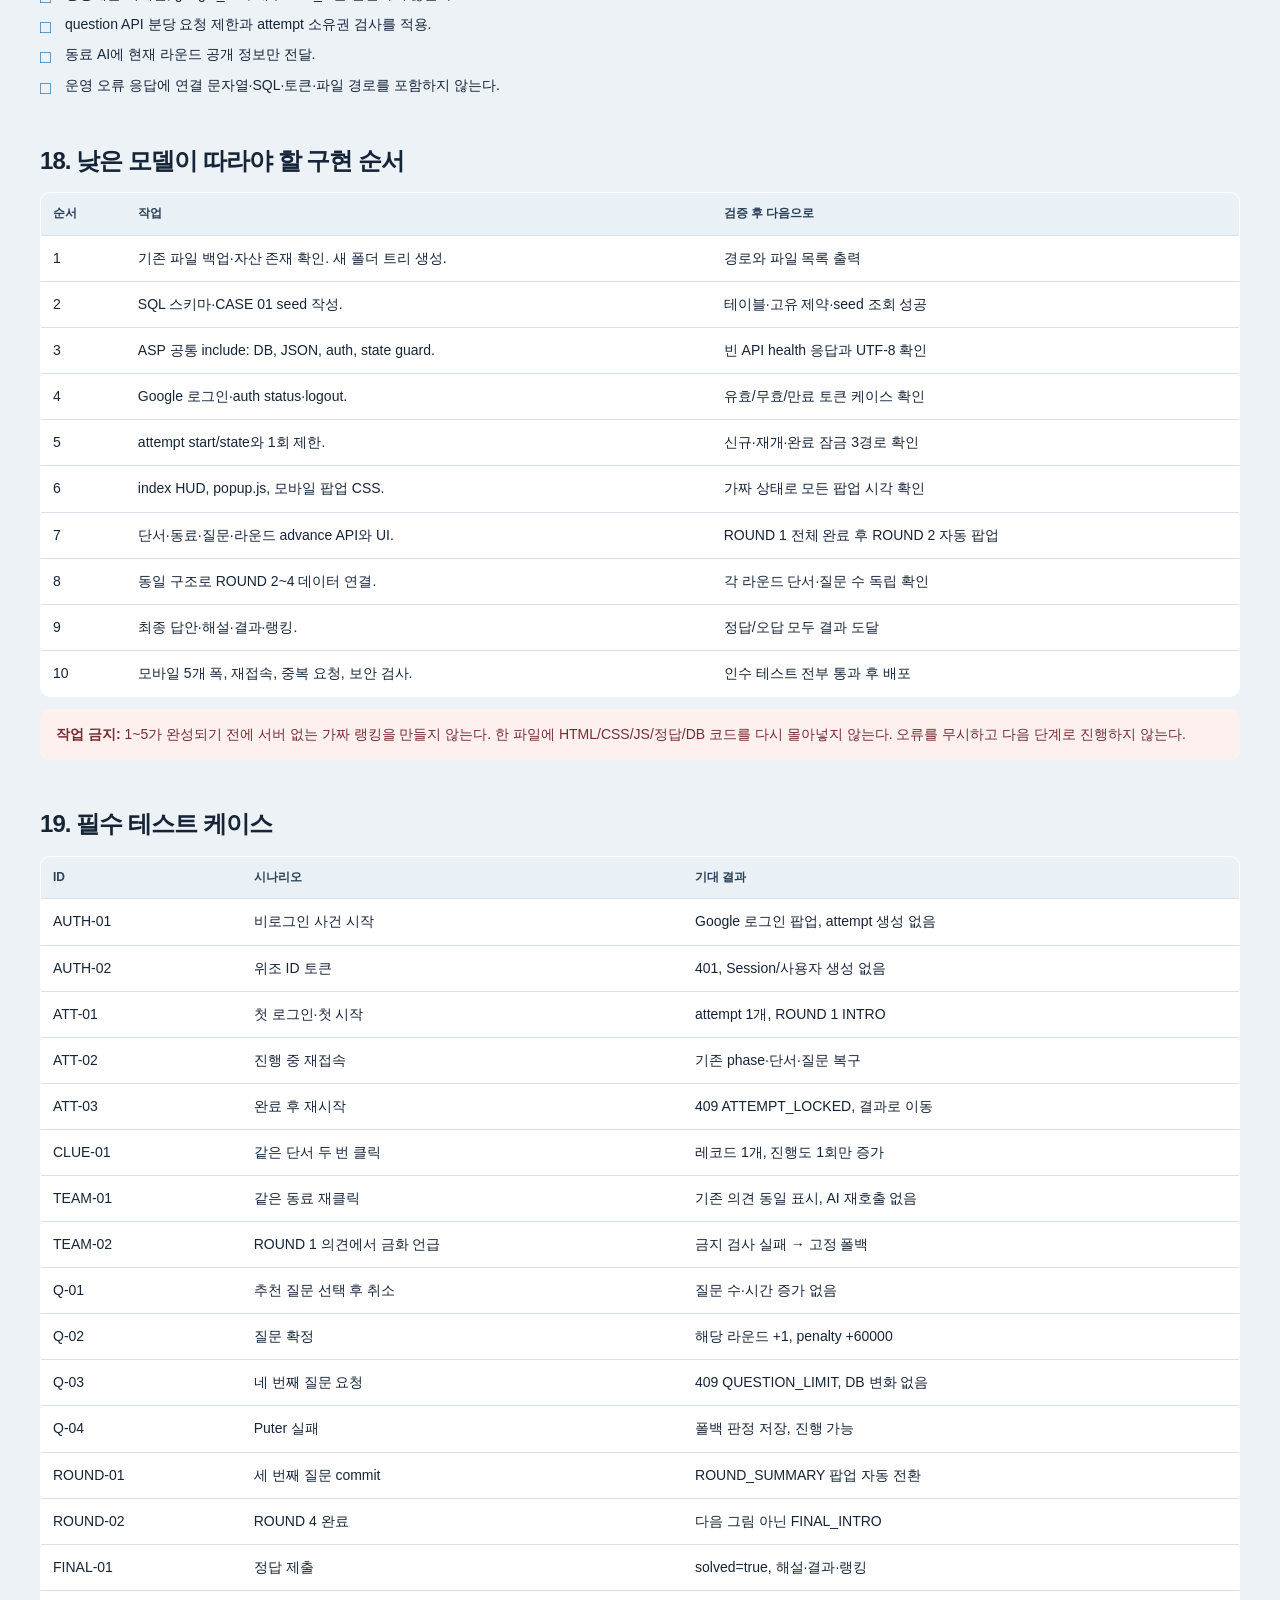
<file: popup-four-round-coding-spec.html>
<!doctype html>
<html lang="ko">
<head>
  <meta charset="utf-8">
  <meta name="viewport" content="width=device-width, initial-scale=1">
  <title>마크의 마지막 수리 · 4라운드 팝업 게임 코딩 설계서</title>
  <style>
    :root{--bg:#edf2f7;--paper:#fff;--ink:#162437;--muted:#617187;--line:#d7e1eb;--navy:#0b1b30;--blue:#246ea6;--gold:#bd8425;--red:#a33b42;--green:#297151;--violet:#65449a}*{box-sizing:border-box}html{scroll-behavior:smooth}body{margin:0;background:var(--bg);color:var(--ink);font:14px/1.65 "Noto Sans KR","Malgun Gothic",sans-serif}.page{width:min(1240px,100%);margin:auto;padding:32px 20px 74px}.cover{padding:38px;border-radius:20px;background:linear-gradient(135deg,#08182b,#173d61);color:#fff;box-shadow:0 18px 45px #10233a36}.cover small{color:#efc56b;font-weight:900;letter-spacing:.14em}.cover h1{margin:7px 0 8px;font-size:34px;letter-spacing:-.06em}.cover p{max-width:900px;margin:0;color:#d4e1ed;font-size:16px}.meta{display:flex;gap:8px;flex-wrap:wrap;margin-top:20px}.meta span{padding:5px 9px;border:1px solid #ffffff3d;border-radius:99px;font-size:12px}.toc{columns:3;margin:20px 0;padding:18px 25px;border:1px solid var(--line);border-radius:13px;background:#fff}.toc a{display:block;margin:4px 0;color:var(--blue);text-decoration:none}.summary{margin:20px 0;padding:17px 19px;border-left:5px solid var(--gold);border-radius:9px;background:#fff8e7;color:#654b17}h2{margin:44px 0 12px;font-size:24px;letter-spacing:-.04em}h3{margin:20px 0 8px;font-size:17px}.lead{margin:-5px 0 15px;color:var(--muted)}.card{margin:12px 0;padding:18px 20px;border:1px solid var(--line);border-radius:12px;background:#fff;box-shadow:0 4px 14px #22384f0c}.warn{margin:12px 0;padding:14px 16px;border-radius:9px;background:#fff0f0;color:#762d32}.good{margin:12px 0;padding:14px 16px;border-radius:9px;background:#e9f5ee;color:#235e44}.info{margin:12px 0;padding:14px 16px;border-radius:9px;background:#e8f2fa;color:#214f72}table{width:100%;border-collapse:collapse;border:1px solid var(--line);border-radius:10px;background:#fff;overflow:hidden}th,td{padding:11px 12px;border-bottom:1px solid var(--line);vertical-align:top;text-align:left}th{background:#e9f0f6;color:#2b4056;font-size:12px}tr:last-child td{border-bottom:0}code{padding:2px 5px;border-radius:4px;background:#e8eef4;color:#24435f;font:12px/1.5 Consolas,monospace}.code{overflow:auto;margin:10px 0;padding:15px;border-radius:10px;background:#0d1c2d;color:#d8e8f5;font:12px/1.6 Consolas,monospace;white-space:pre}.tree{white-space:pre-wrap}.badge{display:inline-block;padding:2px 7px;border-radius:99px;font-size:10px;font-weight:900;white-space:nowrap}.badge.front{background:#e5f1fb;color:#216598}.badge.asp{background:#eee7fa;color:#604295}.badge.db{background:#e8f5ed;color:#246748}.badge.lock{background:#ffe7e7;color:#92383d}.flow{display:grid;grid-template-columns:repeat(6,1fr);gap:7px}.flow div{display:grid;place-items:center;min-height:66px;padding:8px;border-radius:8px;background:#dfe9f3;text-align:center;font-size:12px;font-weight:900}.flow .server{background:#e9e2f5;color:#533a80}.flow .db{background:#dff0e6;color:#215e43}.state-row{display:grid;grid-template-columns:170px 1fr 1fr;gap:8px;margin:6px 0;padding:10px;border-radius:8px;background:#fff}.state-row b{color:var(--blue)}.api{display:grid;grid-template-columns:220px 1fr 1fr;gap:8px;margin:6px 0;padding:10px;border-radius:8px;background:#fff}.api b{color:var(--violet)}.check{padding-left:0;list-style:none}.check li{position:relative;margin:7px 0;padding-left:25px}.check li:before{content:"□";position:absolute;left:0;color:var(--blue);font-size:18px}.strict{border:2px solid #d9a94c}.strict h3{color:#8c6119}.source a{color:#17649c}@media(max-width:900px){.toc{columns:2}.flow{grid-template-columns:repeat(3,1fr)}.state-row,.api{grid-template-columns:1fr}}@media(max-width:650px){.page{padding:16px 11px 50px}.cover{padding:24px 18px}.cover h1{font-size:25px}.toc{columns:1;padding:15px 18px}h2{margin-top:33px;font-size:21px}table{display:block;overflow-x:auto}th,td{min-width:140px;padding:9px;font-size:12px}.flow{grid-template-columns:1fr}.code{font-size:11px}.card{padding:15px}}
  </style>
</head>
<body>
  <main class="page">
    <header class="cover">
      <small>IMPLEMENTATION SPECIFICATION · CASE 01 · VERSION 1.0</small>
      <h1>4라운드 중앙 팝업형 추리 게임 코딩 설계서</h1>
      <p>기획 의도를 다시 해석하지 않고 그대로 구현하도록 파일, 상태, 함수, API, 데이터베이스, Google 로그인, Puter AI, 모바일, 테스트 계약을 고정한 실행 문서다.</p>
      <div class="meta"><span>프런트: HTML/CSS/Vanilla JS ES Modules</span><span>서버: IIS Classic ASP</span><span>DB: Microsoft SQL Server</span><span>인증: Google Identity Services</span><span>AI: Puter.js 어댑터</span></div>
    </header>
    <section class="summary"><b>이 문서를 받는 구현 모델의 임무</b><br><code>popup-four-round-mystery-game-plan.html</code>의 UX를 아래 기술 계약대로 구현한다. 기존 <code>index.html</code>의 패널 구조를 확장하지 말고, 공통 팝업 관리자와 서버 세션 기반 상태 머신으로 교체한다.</section>

    <nav class="toc">
      <a href="#scope">1. 범위와 고정 결정</a><a href="#architecture">2. 아키텍처</a><a href="#files">3. 파일 구조</a><a href="#state">4. 상태 모델</a><a href="#machine">5. 상태 머신</a><a href="#dom">6. DOM 계약</a><a href="#popup">7. 팝업 관리자</a><a href="#round">8. 라운드 구현</a><a href="#ai">9. 동료·집사 AI</a><a href="#api">10. API 계약</a><a href="#db">11. DB 스키마</a><a href="#auth">12. Google 로그인</a><a href="#ranking">13. 기록·랭킹</a><a href="#resume">14. 재개·중복 방지</a><a href="#mobile">15. 모바일 CSS</a><a href="#errors">16. 오류 처리</a><a href="#security">17. 보안</a><a href="#order">18. 구현 순서</a><a href="#tests">19. 테스트</a><a href="#handoff">20. 작업 지시문</a>
    </nav>

    <h2 id="scope">1. 범위와 고정 결정</h2>
    <table>
      <thead><tr><th>항목</th><th>고정 결정</th><th>구현 모델이 임의 변경하면 안 되는 것</th></tr></thead>
      <tbody>
        <tr><td>게임 수</td><td>CASE 01 “마크의 마지막 수리” 한 사건</td><td>새 사건·새 범인·새 규칙 추가 금지</td></tr>
        <tr><td>라운드</td><td>정확히 4라운드</td><td>라운드 합치기·삭제 금지</td></tr>
        <tr><td>라운드 구성</td><td>그림 1장 → 단서 3개 → 동료 의견 → 질문 1~3개 → 요약</td><td>질문 전에 다음 그림 공개 금지</td></tr>
        <tr><td>진행 화면</td><td>모든 선택·결과는 중앙 팝업</td><td>좌우 패널에서 직접 진행 금지</td></tr>
        <tr><td>최종 단계</td><td>ROUND 4 뒤 정답 발의, 전체 내막, 개인 결과, 랭킹</td><td>오답자에게 해설 차단 금지</td></tr>
        <tr><td>질문 답변</td><td>허용 문장 네 개만</td><td>짧은 설명도 추가 금지</td></tr>
        <tr><td>로그인</td><td>Google 로그인 필수</td><td>이메일 문자열만 받아 인증 처리 금지</td></tr>
        <tr><td>재도전</td><td>동일 Google 사용자 + 동일 사건은 완료 후 재도전 불가</td><td>localStorage만으로 차단 금지</td></tr>
        <tr><td>공식 기록</td><td>서버 시간·서버 질문 이벤트 기준</td><td>브라우저 타이머 값을 공식 기록으로 저장 금지</td></tr>
      </tbody>
    </table>

    <h2 id="architecture">2. 아키텍처</h2>
    <div class="flow"><div>브라우저<br>index.html</div><div>ES Module<br>app.js</div><div>Puter.js<br>AI 어댑터</div><div class="server">Classic ASP<br>JSON API</div><div class="db">MSSQL<br>시도·이벤트</div><div>Google GIS<br>ID 토큰</div></div>
    <div class="card"><h3>책임 분리</h3><p><span class="badge front">브라우저</span> 팝업 표시, 입력, 애니메이션, Puter 호출, 서버 상태 렌더링을 담당한다.</p><p><span class="badge asp">Classic ASP</span> 로그인 세션, 시도 1회 제한, 상태 전이 검증, 질문 횟수·페널티, 최종 판정, 공식 기록을 담당한다.</p><p><span class="badge db">MSSQL</span> 사용자, 사건, 시도, 이벤트, 질문, 동료 의견, 최종 결과를 영구 저장한다.</p></div>
    <div class="warn"><b>신뢰 경계:</b> 브라우저가 보내는 <code>roundNo</code>, 질문 수, 시간, 해결 여부를 그대로 믿지 않는다. API는 DB의 현재 상태를 읽고 다음 행동이 가능한지 다시 계산한다.</div>

    <h2 id="files">3. 파일·폴더 구조</h2>
    <div class="code tree">D:\soccerstarWebSource\GameCreator\crimeGame\
├─ index.html                         # 메인 현황판 + 빈 팝업 루트만
├─ popup-four-round-mystery-game-plan.html
├─ popup-four-round-coding-spec.html # 이 문서
├─ assets\
│  ├─ css\game.css                  # 전체 스타일, 모바일 포함
│  ├─ js\app.js                     # 부팅, 상태 구독, 화면 전환
│  ├─ js\state.js                   # 단일 클라이언트 상태 저장소
│  ├─ js\api.js                     # fetch 래퍼, ASP API 계약
│  ├─ js\popup.js                   # 중앙 팝업 관리자
│  ├─ js\renderers.js               # 팝업 종류별 렌더러
│  ├─ js\puter-ai.js                # Puter AI 호출·검증·폴백
│  ├─ js\history.js                 # 사건 기록 탭
│  ├─ images\round-01-electrical-room.webp
│  ├─ images\round-02-mark-work.webp
│  ├─ images\round-03-dressing-room.webp
│  ├─ images\round-04-archive.webp
│  ├─ images\ending-01.webp ... ending-04.webp
│  └─ images\companion-*.webp
├─ api\
│  ├─ auth_google.asp                # ID 토큰 검증 후 Session 생성
│  ├─ auth_status.asp                # 로그인 상태
│  ├─ logout.asp
│  ├─ attempt_start.asp              # 생성·재개·완료 차단
│  ├─ attempt_state.asp              # 서버 권위 상태 반환
│  ├─ clue_open.asp                  # 단서 확인
│  ├─ companion_hint.asp             # 의견 저장·재사용
│  ├─ question_reserve.asp           # 질문 횟수·+1분 선반영
│  ├─ question_commit.asp            # Puter 결과 저장
│  ├─ round_advance.asp              # 다음 라운드 전이
│  ├─ final_submit.asp               # 최종 판정·완료
│  └─ rankings.asp                   # 상위 100 + 내 순위
├─ inc\
│  ├─ db.asp                         # ADODB 연결
│  ├─ json.asp                       # JSON escape/응답/본문 읽기
│  ├─ auth.asp                       # Session 검사
│  ├─ case_mark_v1.asp               # 서버 전용 정답·라운드 규칙
│  ├─ state_guard.asp                # 허용 상태 전이 검증
│  └─ google_verify.asp              # 아래 로컬 검증 서비스 호출
├─ auth-service\
│  ├─ google_verify.py               # google-auth 기반 RS256 검증
│  ├─ requirements.txt               # google-auth, flask, waitress
│  ├─ run_auth_service.ps1           # 127.0.0.1 전용 실행
│  └─ README.md                       # 환경변수·서비스 등록 절차
└─ sql\
   ├─ 001_crime_game_schema.sql
   └─ 002_case_mark_v1_seed.sql</div>
    <div class="info"><b>배포 대상:</b> 로컬 루트의 같은 상대 경로를 서버 <code>C:\Service\soccerstar\web\autoDev\GameCreator\crimeGame</code> 아래에 배포한다. 공개 URL 기준 루트는 <code>/autodev/GameCreator/crimeGame/</code>이다.</div>

    <h2 id="state">4. 클라이언트 단일 상태 모델</h2>
    <p class="lead">전역 변수를 흩어놓지 말고 <code>state.js</code>의 한 객체만 사용한다. 서버 응답으로 덮어쓰며, 공식 기록은 이 객체를 신뢰하지 않는다.</p>
    <div class="code">export const initialState = {
  auth: { status: 'unknown', user: null },
  case: { id: null, slug: 'mark-last-repair-v1', title: '', locked: false },
  attempt: {
    id: null,
    status: 'not_started',          // not_started | in_progress | completed
    phase: 'AUTH_REQUIRED',
    roundNo: 0,                    // 0~4
    clueCount: 0,                  // 현재 라운드 0~3
    questionCount: 0,              // 현재 라운드 0~3
    totalQuestions: 0,             // 전체 0~12
    penaltyMs: 0,
    serverStartedAt: null,
    serverNow: null,
    solved: null
  },
  round: {
    image: null,
    publicSummary: '',
    clues: [],                      // 공개된 단서만
    companions: [],                // 서버에 저장된 의견만
    questions: []                  // 완료된 질문/판정
  },
  ui: {
    popup: null,
    popupPayload: null,
    busy: false,
    error: null,
    historyTab: 'overview'
  }
};</div>
    <table>
      <thead><tr><th>규칙</th><th>구현 방법</th></tr></thead>
      <tbody>
        <tr><td>상태 변경</td><td><code>dispatch(action)</code>만 사용한다. UI 코드에서 state 필드를 직접 변경하지 않는다.</td></tr>
        <tr><td>렌더링</td><td><code>subscribe(renderApp)</code> 하나로 메인 HUD와 현재 팝업을 다시 그린다.</td></tr>
        <tr><td>서버 동기화</td><td>변경 API 성공 후 응답의 <code>attempt</code>와 <code>round</code>를 그대로 적용한다.</td></tr>
        <tr><td>새로고침</td><td><code>GET attempt_state.asp</code>로 복구하며 localStorage 복원은 사용하지 않는다.</td></tr>
      </tbody>
    </table>

    <h2 id="machine">5. 서버 권위 상태 머신</h2>
    <div class="state-row"><b>AUTH_REQUIRED</b><span>Google 미로그인</span><span>성공 → CASE_HOME</span></div>
    <div class="state-row"><b>CASE_HOME</b><span>시도 없음 또는 진행 중 사건 현황</span><span>시작/계속 → ROUND_INTRO</span></div>
    <div class="state-row"><b>ROUND_INTRO</b><span>다음 라운드 안내 팝업</span><span>확인 → IMAGE_REVEAL</span></div>
    <div class="state-row"><b>IMAGE_REVEAL</b><span>현재 라운드 그림 공개</span><span>조사 시작 → CLUE_SELECT</span></div>
    <div class="state-row"><b>CLUE_SELECT</b><span>미확인 단서 선택</span><span>선택 → CLUE_RESULT</span></div>
    <div class="state-row"><b>CLUE_RESULT</b><span>단서 한 문장 결과</span><span>3개 미만 → CLUE_SELECT, 3개 → COMPANION_SELECT</span></div>
    <div class="state-row"><b>COMPANION_SELECT</b><span>동료 선택·재열람</span><span>의견 확인 → COMPANION_RESULT</span></div>
    <div class="state-row"><b>COMPANION_RESULT</b><span>말풍선 + 추천 질문</span><span>질문 사용/직접 질문 → QUESTION_SELECT</span></div>
    <div class="state-row"><b>QUESTION_SELECT</b><span>추천 질문 또는 직접 입력</span><span>문장 선택 → QUESTION_CONFIRM</span></div>
    <div class="state-row"><b>QUESTION_CONFIRM</b><span>문장·+1분 비용 확인</span><span>확정 → QUESTION_PENDING</span></div>
    <div class="state-row"><b>QUESTION_PENDING</b><span>서버 질문 슬롯 예약, Puter 호출 중</span><span>성공 → QUESTION_RESULT</span></div>
    <div class="state-row"><b>QUESTION_RESULT</b><span>허용 답변 한 문장</span><span>3개 미만 → QUESTION_SELECT, 3개 → ROUND_SUMMARY</span></div>
    <div class="state-row"><b>ROUND_SUMMARY</b><span>라운드 획득 정보 요약</span><span>1~3R → 다음 ROUND_INTRO, 4R → FINAL_INTRO</span></div>
    <div class="state-row"><b>FINAL_ANSWER</b><span>6개 정답 항목 입력</span><span>제출 → ENDING_STORY</span></div>
    <div class="state-row"><b>ENDING_STORY</b><span>그림 4장 전체 내막</span><span>완료 → RESULT</span></div>
    <div class="state-row"><b>RESULT</b><span>개인 기록</span><span>랭킹 보기 → RANKING</span></div>
    <div class="warn"><b>직접 점프 차단:</b> 클라이언트가 <code>roundNo=4</code>나 <code>phase=FINAL_ANSWER</code>를 보내도 서버는 DB의 현재 phase와 완료 조건을 사용한다.</div>

    <h2 id="dom">6. index.html DOM 계약</h2>
    <p class="lead">HTML에는 게임 콘텐츠를 하드코딩하지 않는다. 낮은 모델은 아래 ID를 정확히 한 번씩 생성한다.</p>
    <div class="code">&lt;body&gt;
  &lt;div id="app"&gt;
    &lt;header id="gameHud"&gt;
      &lt;span id="hudRound"&gt;&lt;/span&gt;
      &lt;span id="hudTime"&gt;&lt;/span&gt;
      &lt;span id="hudQuestions"&gt;&lt;/span&gt;
      &lt;button id="historyButton"&gt;사건 기록&lt;/button&gt;
      &lt;div id="googleButtonSlot"&gt;&lt;/div&gt;
    &lt;/header&gt;
    &lt;main id="caseDashboard"&gt;&lt;/main&gt;
  &lt;/div&gt;
  &lt;div id="popupRoot" aria-live="polite"&gt;&lt;/div&gt;
  &lt;div id="toastRoot" aria-live="assertive"&gt;&lt;/div&gt;
&lt;/body&gt;</div>
    <table>
      <thead><tr><th>ID</th><th>책임</th><th>주의</th></tr></thead>
      <tbody>
        <tr><td><code>gameHud</code></td><td>라운드·공식 예상 시간·질문 수·로그인 상태</td><td>진행 버튼을 두지 않는다.</td></tr>
        <tr><td><code>caseDashboard</code></td><td>사건 소개와 4라운드 진행도</td><td>실제 선택지는 두지 않는다.</td></tr>
        <tr><td><code>popupRoot</code></td><td>모든 진행·선택·결과 팝업 단일 마운트</td><td>동시에 팝업 하나만.</td></tr>
        <tr><td><code>toastRoot</code></td><td>네트워크 오류·저장 완료 등 비진행 알림</td><td>중요 결과를 토스트로 표시하지 않는다.</td></tr>
      </tbody>
    </table>

    <h2 id="popup">7. popup.js 계약</h2>
    <div class="code">export const Popup = {
  open({ type, title, bodyHtml, primary, secondary = [], dismissible = false }),
  replace(nextConfig),
  setBusy(isBusy, message = '처리 중입니다…'),
  close({ restoreFocus = true } = {}),
  confirm({ title, message, confirmText, cancelText }), // Promise&lt;boolean&gt;
  isOpen()
};</div>
    <table>
      <thead><tr><th>필수 동작</th><th>구현 기준</th></tr></thead>
      <tbody>
        <tr><td>배경 잠금</td><td>열 때 <code>body.popup-open</code>, 닫을 때 제거. 배경 클릭·스크롤 차단.</td></tr>
        <tr><td>포커스</td><td>열 때 제목 또는 첫 행동 버튼으로 이동. Tab을 팝업 안에 가둔다.</td></tr>
        <tr><td>ESC</td><td><code>dismissible=false</code>인 진행 팝업은 ESC로 닫히지 않는다.</td></tr>
        <tr><td>중복 클릭</td><td>API 요청 시작 즉시 모든 행동 버튼 disabled. 완료 후 한 번만 복구.</td></tr>
        <tr><td>교체</td><td>진행 중에는 닫고 다시 열지 말고 <code>replace()</code>로 중앙 내용을 전환.</td></tr>
        <tr><td>모바일</td><td><code>100dvh</code> 기준, safe-area inset 반영, 내부만 스크롤.</td></tr>
      </tbody>
    </table>
    <div class="strict card"><h3>팝업 타입 상수</h3><p><code>LOGIN</code>, <code>CASE_START</code>, <code>ROUND_INTRO</code>, <code>IMAGE</code>, <code>CLUE_SELECT</code>, <code>CLUE_RESULT</code>, <code>COMPANION_SELECT</code>, <code>COMPANION_RESULT</code>, <code>QUESTION_SELECT</code>, <code>QUESTION_CONFIRM</code>, <code>QUESTION_PENDING</code>, <code>QUESTION_RESULT</code>, <code>ROUND_SUMMARY</code>, <code>FINAL_ANSWER</code>, <code>ENDING_STORY</code>, <code>RESULT</code>, <code>RANKING</code>, <code>HISTORY</code>.</p></div>

    <h2 id="round">8. 4라운드 구현 데이터</h2>
    <table>
      <thead><tr><th>라운드</th><th>이미지</th><th>단서 ID 3개</th><th>질문 범위</th><th>완료 조건</th></tr></thead>
      <tbody>
        <tr><td>1</td><td><code>round-01-electrical-room.webp</code></td><td><code>r1_breaker</code>, <code>r1_water</code>, <code>r1_toolbag</code></td><td>발견 현장·사망 형태</td><td>단서 3 + 질문 1~3</td></tr>
        <tr><td>2</td><td><code>round-02-mark-work.webp</code></td><td><code>r2_glove</code>, <code>r2_schedule</code>, <code>r2_key</code></td><td>마크의 행동·작업 흔적</td><td>단서 3 + 질문 1~3</td></tr>
        <tr><td>3</td><td><code>round-03-dressing-room.webp</code></td><td><code>r3_spray</code>, <code>r3_residue</code>, <code>r3_ticket</code></td><td>인위적 조작 가능성</td><td>단서 3 + 질문 1~3</td></tr>
        <tr><td>4</td><td><code>round-04-archive.webp</code></td><td><code>r4_news</code>, <code>r4_gold_list</code>, <code>r4_connection</code></td><td>과거 사건·동기·인물 연결</td><td>단서 3 + 질문 1~3</td></tr>
      </tbody>
    </table>
    <h3>라운드 렌더 함수</h3>
    <div class="code">renderRoundIntro(state)
renderImagePopup(roundPublicData)
renderClueSelect(roundPublicData, openedClueIds)
renderClueResult(openedClue)
renderCompanionSelect(companions, storedHints)
renderCompanionResult(storedHint)
renderQuestionSelect(suggestions, remainingCount)
renderQuestionConfirm(questionText, penaltyMs = 60000)
renderQuestionResult(answerCategory)
renderRoundSummary(roundState)</div>
    <div class="good"><b>멱등 규칙:</b> 이미 연 단서나 이미 들은 동료를 다시 누르면 서버는 기존 레코드를 반환한다. 단서 수, 질문 수, 시간 비용은 증가시키지 않는다.</div>

    <h2 id="ai">9. Puter AI 어댑터와 프롬프트 계약</h2>
    <h3>9.1 동료 의견</h3>
    <div class="code">SYSTEM:
너는 비공식 팬메이드 추리 게임의 동료 조력자다.
실제 인물의 말투를 모사하지 말고 제공된 게임용 페르소나만 반영한다.
CURRENT_PUBLIC_FACTS 밖의 인물, 사건, 숫자, 도구, 정답을 언급하지 마라.
집사에게 입력 가능한 예/아니요 질문 하나를 제안하라.
출력 JSON: {"question":"...습니까?","comment":"...라고 물어보자."}
question 45자 이하, comment 80자 이하.

USER:
ROUND_NO, PERSONA, CURRENT_PUBLIC_FACTS, PREVIOUS_QUESTIONS</div>
    <p>응답 후 <code>validateCompanionOutput()</code>에서 JSON 형태, 길이, 질문 부호, 현재 라운드 금지 키워드를 검사한다. 실패하면 라운드별 고정 폴백 문장을 사용한다.</p>
    <h3>9.2 집사 판정</h3>
    <div class="code">SYSTEM:
너는 추리 게임 집사다.
CASE_FACTS와 CURRENT_REVEAL_SCOPE를 기준으로 사용자 질문을 판정한다.
정확히 다음 JSON만 출력한다.
{"answer":"YES|NO|MAYBE|IRRELEVANT"}
이유, 설명, 인사, 추가 필드 금지.

클라이언트 표시 매핑:
YES         → 네, 그렇습니다.
NO          → 아니요, 그렇지 않습니다.
MAYBE       → 그럴 수도 있습니다.
IRRELEVANT  → 중요하지 않습니다.</div>
    <div class="warn"><b>공식 기록 주의:</b> Puter 호출은 브라우저에서 수행되므로 응답 자체를 보안 판정 근거로 쓰지 않는다. 서버는 질문 슬롯과 페널티를 먼저 예약하고 최종 정답은 서버 정답 데이터로 별도 판정한다. Puter 응답 변조가 공식 시간·질문 수·최종 정답 판정을 바꿀 수 없어야 한다.</div>
    <h3>9.3 질문 2단계 저장</h3>
    <ol><li><code>question_reserve.asp</code>: 질문 문장을 저장하고 질문 번호·+60초를 확정, <code>questionId</code> 반환.</li><li>브라우저: Puter AI 호출 후 네 허용 카테고리 중 하나로 정규화.</li><li><code>question_commit.asp</code>: <code>questionId</code>와 카테고리 저장. 이미 commit됐으면 기존 결과 반환.</li><li>Puter 실패 시 로컬 폴백 판정 후 <code>source="fallback"</code> 저장.</li></ol>

    <h2 id="api">10. Classic ASP JSON API 계약</h2>
    <div class="info">모든 API는 UTF-8 JSON, <code>Cache-Control: no-store</code>, 성공 시 HTTP 200, 인증 실패 401, 전이 충돌 409, 검증 실패 422, 과다 요청 429, 서버 오류 500을 사용한다.</div>
    <h3>공통 성공/오류 형식</h3>
    <div class="code">성공: { "ok": true, "data": { ... }, "serverNow": "2026-07-22T15:03:10+09:00" }
오류: { "ok": false, "error": { "code": "PHASE_CONFLICT", "message": "현재 단계에서 실행할 수 없습니다." } }</div>
    <div class="api"><b>POST auth_google.asp</b><span>입력: <code>{credential}</code></span><span>출력: <code>{user, attemptSummary}</code></span></div>
    <div class="api"><b>GET auth_status.asp</b><span>입력 없음</span><span>출력: <code>{authenticated,user}</code></span></div>
    <div class="api"><b>POST attempt_start.asp</b><span><code>{caseSlug}</code></span><span>신규/재개/완료 잠금 상태</span></div>
    <div class="api"><b>GET attempt_state.asp</b><span><code>?case=mark-last-repair-v1</code></span><span>현재 phase와 공개 데이터만</span></div>
    <div class="api"><b>POST clue_open.asp</b><span><code>{attemptId,roundNo,clueId}</code></span><span>단서 결과 + 갱신 상태</span></div>
    <div class="api"><b>POST companion_hint.asp</b><span><code>{attemptId,roundNo,companionId,hintJson}</code></span><span>신규 저장 또는 기존 의견</span></div>
    <div class="api"><b>POST question_reserve.asp</b><span><code>{attemptId,roundNo,text,sourceCompanionId?}</code></span><span><code>{questionId,questionNo,penaltyMs}</code></span></div>
    <div class="api"><b>POST question_commit.asp</b><span><code>{questionId,answerCategory,source}</code></span><span>표시 답변 + 다음 phase</span></div>
    <div class="api"><b>POST round_advance.asp</b><span><code>{attemptId,roundNo}</code></span><span>다음 라운드 공개 정보 또는 FINAL_INTRO</span></div>
    <div class="api"><b>POST final_submit.asp</b><span><code>{attemptId,answers:{...}}</code></span><span>해결 여부, 공식 기록, endingStory</span></div>
    <div class="api"><b>GET rankings.asp</b><span><code>?case=mark-last-repair-v1&amp;limit=100</code></span><span>상위 목록 + 내 순위</span></div>
    <h3>question_reserve.asp 필수 서버 검증 순서</h3>
    <ol><li>로그인 Session 확인.</li><li>attempt 소유자와 <code>status='in_progress'</code> 확인.</li><li>DB의 <code>current_round</code>와 요청 round 일치 확인.</li><li>단서 3개 확인 여부 확인.</li><li>현재 라운드 완료 질문 수가 3 미만인지 확인.</li><li>질문 1~120자, 빈 문자열·HTML 태그 제거.</li><li>트랜잭션 안에서 question insert, attempt penalty +60000, event insert.</li><li>서버가 계산한 questionNo와 penaltyMs 반환.</li></ol>

    <h2 id="db">11. MSSQL 스키마</h2>
    <p class="lead"><code>sql/001_crime_game_schema.sql</code>에 아래 구조를 작성한다. 실제 제약 이름까지 고정한다.</p>
    <div class="code">CREATE TABLE CrimeUsers (
  user_id BIGINT IDENTITY(1,1) PRIMARY KEY,
  google_sub VARCHAR(64) NOT NULL,
  display_name NVARCHAR(80) NOT NULL,
  avatar_url NVARCHAR(500) NULL,
  created_at DATETIME2 NOT NULL DEFAULT SYSUTCDATETIME(),
  CONSTRAINT UQ_CrimeUsers_GoogleSub UNIQUE (google_sub)
);

CREATE TABLE CrimeCases (
  case_id INT IDENTITY(1,1) PRIMARY KEY,
  slug VARCHAR(80) NOT NULL,
  version_no INT NOT NULL,
  title NVARCHAR(120) NOT NULL,
  is_active BIT NOT NULL DEFAULT 1,
  CONSTRAINT UQ_CrimeCases_SlugVersion UNIQUE (slug, version_no)
);

CREATE TABLE CrimeAttempts (
  attempt_id BIGINT IDENTITY(1,1) PRIMARY KEY,
  user_id BIGINT NOT NULL,
  case_id INT NOT NULL,
  status VARCHAR(20) NOT NULL DEFAULT 'in_progress',
  phase VARCHAR(40) NOT NULL DEFAULT 'ROUND_INTRO',
  current_round TINYINT NOT NULL DEFAULT 1,
  penalty_ms INT NOT NULL DEFAULT 0,
  questions_used TINYINT NOT NULL DEFAULT 0,
  solved BIT NULL,
  started_at DATETIME2 NOT NULL DEFAULT SYSUTCDATETIME(),
  completed_at DATETIME2 NULL,
  official_time_ms BIGINT NULL,
  CONSTRAINT FK_CrimeAttempts_User FOREIGN KEY(user_id) REFERENCES CrimeUsers(user_id),
  CONSTRAINT FK_CrimeAttempts_Case FOREIGN KEY(case_id) REFERENCES CrimeCases(case_id),
  CONSTRAINT UQ_CrimeAttempts_UserCase UNIQUE(user_id, case_id),
  CONSTRAINT CK_CrimeAttempts_Round CHECK(current_round BETWEEN 1 AND 4)
);

CREATE TABLE CrimeAttemptEvents (
  event_id BIGINT IDENTITY(1,1) PRIMARY KEY,
  attempt_id BIGINT NOT NULL,
  seq_no INT NOT NULL,
  event_type VARCHAR(40) NOT NULL,
  round_no TINYINT NULL,
  payload_json NVARCHAR(MAX) NULL,
  server_at DATETIME2 NOT NULL DEFAULT SYSUTCDATETIME(),
  CONSTRAINT FK_CrimeEvents_Attempt FOREIGN KEY(attempt_id) REFERENCES CrimeAttempts(attempt_id),
  CONSTRAINT UQ_CrimeEvents_Seq UNIQUE(attempt_id, seq_no)
);

CREATE TABLE CrimeOpenedClues (
  attempt_id BIGINT NOT NULL,
  round_no TINYINT NOT NULL,
  clue_id VARCHAR(40) NOT NULL,
  opened_at DATETIME2 NOT NULL DEFAULT SYSUTCDATETIME(),
  PRIMARY KEY(attempt_id, round_no, clue_id)
);

CREATE TABLE CrimeCompanionHints (
  attempt_id BIGINT NOT NULL,
  round_no TINYINT NOT NULL,
  companion_id VARCHAR(30) NOT NULL,
  comment_text NVARCHAR(300) NOT NULL,
  question_text NVARCHAR(150) NOT NULL,
  created_at DATETIME2 NOT NULL DEFAULT SYSUTCDATETIME(),
  PRIMARY KEY(attempt_id, round_no, companion_id)
);

CREATE TABLE CrimeQuestions (
  question_id BIGINT IDENTITY(1,1) PRIMARY KEY,
  attempt_id BIGINT NOT NULL,
  round_no TINYINT NOT NULL,
  question_no TINYINT NOT NULL,
  question_text NVARCHAR(150) NOT NULL,
  answer_category VARCHAR(20) NULL,
  answer_source VARCHAR(20) NULL,
  penalty_ms INT NOT NULL DEFAULT 60000,
  reserved_at DATETIME2 NOT NULL DEFAULT SYSUTCDATETIME(),
  committed_at DATETIME2 NULL,
  CONSTRAINT UQ_CrimeQuestions_RoundNo UNIQUE(attempt_id, round_no, question_no)
);

CREATE TABLE CrimeFinalAnswers (
  attempt_id BIGINT PRIMARY KEY,
  answer_json NVARCHAR(MAX) NOT NULL,
  solved BIT NOT NULL,
  submitted_at DATETIME2 NOT NULL DEFAULT SYSUTCDATETIME()
);</div>
    <div class="warn"><b>DB 연결 설정:</b> 소스에 연결 문자열을 쓰지 않는다. IIS Application 값 <code>crimeGame_ConnectionString</code>을 사용하며, 값이 없으면 API가 <code>CONFIG_MISSING</code>으로 종료해야 한다.</div>

    <h2 id="auth">12. Google Identity Services 구현</h2>
    <ol>
      <li><code>https://accounts.google.com/gsi/client</code>를 async 로드한다.</li>
      <li>서버 설정에서 전달받은 Web Client ID로 Google 공식 버튼을 렌더링한다.</li>
      <li>콜백의 <code>credential</code>을 <code>auth_google.asp</code>에 HTTPS POST한다.</li>
      <li><code>auth_google.asp</code>가 토큰을 외부에 공개하지 않고 <code>127.0.0.1:8765/verify</code> 로컬 검증 서비스에 전달한다.</li>
      <li>Python <code>google-auth</code>가 토큰 서명과 <code>aud</code>, <code>iss</code>, <code>exp</code>를 검증한다.</li>
      <li>검증된 <code>sub</code>만 사용자 고유 키로 저장하고, 이메일은 랭킹 식별키로 사용하지 않는다.</li>
      <li><code>Session("crime_user_id")</code>, <code>Session("crime_google_sub")</code>를 설정한다.</li>
    </ol>
    <div class="code">// 브라우저 콜백 계약
window.handleGoogleCredential = async ({ credential }) =&gt; {
  Popup.setBusy(true, 'Google 계정을 확인하고 있습니다…');
  const data = await api.post('api/auth_google.asp', { credential });
    dispatch({ type: 'AUTH_SUCCESS', payload: data });
    await bootstrapAttempt();
};</div>
    <h3>12.1 로컬 Google 검증 서비스 계약</h3>
    <div class="code"># google_verify.py 핵심 계약 — 구현 시 google.oauth2.id_token 사용
POST http://127.0.0.1:8765/verify
Header: X-Internal-Key: 서버 환경변수 CRIME_AUTH_INTERNAL_KEY
Body: {"credential":"Google ID token"}

성공 200:
{"ok":true,"claims":{"sub":"...","name":"...","picture":"...","email_verified":true}}

실패 401:
{"ok":false,"error":"INVALID_GOOGLE_TOKEN"}

검증 코드의 필수 호출:
id_token.verify_oauth2_token(credential, requests.Request(), GOOGLE_WEB_CLIENT_ID)</div>
    <p><code>google_verify.py</code>는 <code>host=127.0.0.1</code>로만 바인딩하고 Waitress로 실행한다. Classic ASP의 <code>google_verify.asp</code>는 <code>WinHttp.WinHttpRequest.5.1</code>로 로컬 POST 후 JSON을 읽는다. <code>tokeninfo</code> 엔드포인트는 Google 문서상 디버깅용이므로 운영 구현에 사용하지 않는다.</p>
    <div class="code"># requirements.txt
google-auth&gt;=2.0,&lt;3.0
Flask&gt;=3.0,&lt;4.0
waitress&gt;=3.0,&lt;4.0

# 필수 서버 환경변수
GOOGLE_WEB_CLIENT_ID=웹 애플리케이션 Client ID
CRIME_AUTH_INTERNAL_KEY=32바이트 이상 무작위 내부 키</div>
    <div class="warn"><b>Client ID 준비:</b> 설치형 OAuth 클라이언트나 다른 프로젝트의 비밀키를 재사용하지 않는다. <code>sidak.kr</code>의 승인된 JavaScript 원본을 가진 별도 Web Client ID가 필요하다. Client Secret은 HTML/JS에 절대 포함하지 않는다.</div>
    <div class="card source"><p><a href="https://developers.google.com/identity/gsi/web/guides/display-button">Google 공식 로그인 버튼</a> · <a href="https://developers.google.com/identity/gsi/web/guides/integrate">웹 통합 고려사항</a> · <a href="https://developers.google.com/identity/gsi/web/guides/verify-google-id-token">서버 ID 토큰 검증</a></p></div>

    <h2 id="ranking">13. 공식 기록과 랭킹</h2>
    <div class="code">official_time_ms = DATEDIFF_BIG(millisecond, started_at, completed_at) + penalty_ms

ORDER BY
  solved DESC,
  questions_used ASC,
  official_time_ms ASC,
  completed_at ASC</div>
    <table>
      <thead><tr><th>필드</th><th>표시</th><th>서버 계산</th></tr></thead>
      <tbody>
        <tr><td><code>solved</code></td><td>해결 / 미해결</td><td>서버 정답 규칙으로만 결정</td></tr>
        <tr><td><code>questions_used</code></td><td>질문 N회</td><td>commit된 질문 개수</td></tr>
        <tr><td><code>official_time_ms</code></td><td>MM:SS 또는 HH:MM:SS</td><td>서버 경과 + 페널티</td></tr>
        <tr><td><code>rank</code></td><td>전체 N위</td><td><code>ROW_NUMBER()</code> 동일 정렬</td></tr>
      </tbody>
    </table>
    <p>공개 랭킹은 Google 이메일을 표시하지 않는다. 표시 이름은 Google 프로필 이름을 기본으로 하되 20자 제한·HTML escape를 적용한다. 같은 이름이 있어도 계정은 <code>google_sub</code>로 구분한다.</p>

    <h2 id="resume">14. 1회 제한·중단 재개</h2>
    <table>
      <thead><tr><th>DB 상태</th><th>접속 시 행동</th><th>화면</th></tr></thead>
      <tbody>
        <tr><td>attempt 없음</td><td>“사건 시작” 확인 후 insert</td><td>ROUND 1 시작 팝업</td></tr>
        <tr><td><code>in_progress</code></td><td>새 attempt를 만들지 않고 현재 state 반환</td><td>“이어서 진행” 팝업</td></tr>
        <tr><td><code>completed</code></td><td>start API는 <code>ATTEMPT_LOCKED</code></td><td>내 결과·전체 해설·랭킹만</td></tr>
      </tbody>
    </table>
    <div class="code">// attempt_start.asp 의 핵심 트랜잭션 의사코드
BEGIN TRANSACTION
SELECT attempt_id, status FROM CrimeAttempts WITH (UPDLOCK, HOLDLOCK)
 WHERE user_id=@userId AND case_id=@caseId;

IF completed: COMMIT; return ATTEMPT_LOCKED
IF in_progress: COMMIT; return existing attempt state
IF missing: INSERT attempt; COMMIT; return new attempt state</div>

    <h2 id="mobile">15. 모바일 CSS 계약</h2>
    <div class="code">.popup-layer {
  position: fixed; inset: 0; z-index: 1000;
  display: grid; place-items: center;
  padding: max(12px, env(safe-area-inset-top)) 12px max(12px, env(safe-area-inset-bottom));
  background: rgba(0,0,0,.78);
}
.game-popup {
  width: min(680px, 100%);
  max-height: 92dvh;
  overflow: auto;
  overscroll-behavior: contain;
}
@media (max-width: 700px) {
  .popup-actions, .companion-grid, .suggestion-list { grid-template-columns: 1fr; }
  .popup-action { width: 100%; min-height: 56px; }
  .round-image { width: auto; min-width: 835px; height: 470px; object-fit: cover; }
  .round-image-scroll { overflow-x: auto; -webkit-overflow-scrolling: touch; }
}</div>
    <ul class="check"><li>375px, 390px, 430px에서 팝업 좌우 잘림 없음.</li><li>모바일 키보드가 열려도 질문 입력과 확정 버튼 접근 가능.</li><li>그림은 비율을 찌그러뜨리지 않고 가로 이동 또는 확대.</li><li>팝업 중 메인화면 스크롤·터치 차단.</li><li>선택 후 새 결과 팝업 상단이 보이도록 팝업 내부 scrollTop=0.</li><li>브라우저 뒤로가기 시 게임 종료 대신 확인 팝업 또는 현재 상태 유지.</li></ul>

    <h2 id="errors">16. 오류·복구 처리</h2>
    <table>
      <thead><tr><th>오류 코드</th><th>사용자 문구</th><th>복구</th></tr></thead>
      <tbody>
        <tr><td><code>AUTH_REQUIRED</code></td><td>Google 로그인이 필요합니다.</td><td>로그인 팝업</td></tr>
        <tr><td><code>ATTEMPT_LOCKED</code></td><td>이미 완료한 사건입니다. 기록을 확인하세요.</td><td>결과 화면</td></tr>
        <tr><td><code>PHASE_CONFLICT</code></td><td>진행 상태가 변경되었습니다. 최신 상태를 불러옵니다.</td><td>state API 재조회</td></tr>
        <tr><td><code>QUESTION_LIMIT</code></td><td>이번 라운드의 질문 3회를 모두 사용했습니다.</td><td>라운드 요약</td></tr>
        <tr><td><code>AI_TIMEOUT</code></td><td>집사의 응답이 늦어 기본 판정으로 처리했습니다.</td><td>폴백 후 commit</td></tr>
        <tr><td><code>NETWORK_ERROR</code></td><td>연결이 불안정합니다. 저장 상태를 다시 확인합니다.</td><td>중복 POST 금지, state 재조회</td></tr>
        <tr><td><code>CONFIG_MISSING</code></td><td>게임 서버 설정이 완료되지 않았습니다.</td><td>진행 차단, 운영 로그</td></tr>
      </tbody>
    </table>
    <p>모든 POST는 고유 <code>requestId</code>를 포함한다. 네트워크가 끊겼다고 같은 요청을 무조건 다시 보내지 말고 먼저 state를 재조회한다.</p>

    <h2 id="security">17. 보안·개인정보 체크</h2>
    <ul class="check"><li>정답·금지 키워드·최종 해설을 초기 HTML/JS 번들에 넣지 않고 서버 include에서 관리한다.</li><li>모든 SQL은 ADODB Command Parameter 사용. 문자열 연결 SQL 금지.</li><li>JSON 출력, 화면 출력 모두 escape 적용.</li><li>Session 쿠키에 Secure·HttpOnly·SameSite 설정을 IIS에서 적용.</li><li>Google ID 토큰은 서버에서 검증 후 즉시 폐기하고 DB에 원문 저장 금지.</li><li>랭킹에는 이메일, google_sub, 내부 user_id를 반환하지 않는다.</li><li>question API 분당 요청 제한과 attempt 소유권 검사를 적용.</li><li>동료 AI에 현재 라운드 공개 정보만 전달.</li><li>운영 오류 응답에 연결 문자열·SQL·토큰·파일 경로를 포함하지 않는다.</li></ul>

    <h2 id="order">18. 낮은 모델이 따라야 할 구현 순서</h2>
    <table>
      <thead><tr><th>순서</th><th>작업</th><th>검증 후 다음으로</th></tr></thead>
      <tbody>
        <tr><td>1</td><td>기존 파일 백업·자산 존재 확인. 새 폴더 트리 생성.</td><td>경로와 파일 목록 출력</td></tr>
        <tr><td>2</td><td>SQL 스키마·CASE 01 seed 작성.</td><td>테이블·고유 제약·seed 조회 성공</td></tr>
        <tr><td>3</td><td>ASP 공통 include: DB, JSON, auth, state guard.</td><td>빈 API health 응답과 UTF-8 확인</td></tr>
        <tr><td>4</td><td>Google 로그인·auth status·logout.</td><td>유효/무효/만료 토큰 케이스 확인</td></tr>
        <tr><td>5</td><td>attempt start/state와 1회 제한.</td><td>신규·재개·완료 잠금 3경로 확인</td></tr>
        <tr><td>6</td><td>index HUD, popup.js, 모바일 팝업 CSS.</td><td>가짜 상태로 모든 팝업 시각 확인</td></tr>
        <tr><td>7</td><td>단서·동료·질문·라운드 advance API와 UI.</td><td>ROUND 1 전체 완료 후 ROUND 2 자동 팝업</td></tr>
        <tr><td>8</td><td>동일 구조로 ROUND 2~4 데이터 연결.</td><td>각 라운드 단서·질문 수 독립 확인</td></tr>
        <tr><td>9</td><td>최종 답안·해설·결과·랭킹.</td><td>정답/오답 모두 결과 도달</td></tr>
        <tr><td>10</td><td>모바일 5개 폭, 재접속, 중복 요청, 보안 검사.</td><td>인수 테스트 전부 통과 후 배포</td></tr>
      </tbody>
    </table>
    <div class="warn"><b>작업 금지:</b> 1~5가 완성되기 전에 서버 없는 가짜 랭킹을 만들지 않는다. 한 파일에 HTML/CSS/JS/정답/DB 코드를 다시 몰아넣지 않는다. 오류를 무시하고 다음 단계로 진행하지 않는다.</div>

    <h2 id="tests">19. 필수 테스트 케이스</h2>
    <table>
      <thead><tr><th>ID</th><th>시나리오</th><th>기대 결과</th></tr></thead>
      <tbody>
        <tr><td>AUTH-01</td><td>비로그인 사건 시작</td><td>Google 로그인 팝업, attempt 생성 없음</td></tr>
        <tr><td>AUTH-02</td><td>위조 ID 토큰</td><td>401, Session/사용자 생성 없음</td></tr>
        <tr><td>ATT-01</td><td>첫 로그인·첫 시작</td><td>attempt 1개, ROUND 1 INTRO</td></tr>
        <tr><td>ATT-02</td><td>진행 중 재접속</td><td>기존 phase·단서·질문 복구</td></tr>
        <tr><td>ATT-03</td><td>완료 후 재시작</td><td>409 ATTEMPT_LOCKED, 결과로 이동</td></tr>
        <tr><td>CLUE-01</td><td>같은 단서 두 번 클릭</td><td>레코드 1개, 진행도 1회만 증가</td></tr>
        <tr><td>TEAM-01</td><td>같은 동료 재클릭</td><td>기존 의견 동일 표시, AI 재호출 없음</td></tr>
        <tr><td>TEAM-02</td><td>ROUND 1 의견에서 금화 언급</td><td>금지 검사 실패 → 고정 폴백</td></tr>
        <tr><td>Q-01</td><td>추천 질문 선택 후 취소</td><td>질문 수·시간 증가 없음</td></tr>
        <tr><td>Q-02</td><td>질문 확정</td><td>해당 라운드 +1, penalty +60000</td></tr>
        <tr><td>Q-03</td><td>네 번째 질문 요청</td><td>409 QUESTION_LIMIT, DB 변화 없음</td></tr>
        <tr><td>Q-04</td><td>Puter 실패</td><td>폴백 판정 저장, 진행 가능</td></tr>
        <tr><td>ROUND-01</td><td>세 번째 질문 commit</td><td>ROUND_SUMMARY 팝업 자동 전환</td></tr>
        <tr><td>ROUND-02</td><td>ROUND 4 완료</td><td>다음 그림 아닌 FINAL_INTRO</td></tr>
        <tr><td>FINAL-01</td><td>정답 제출</td><td>solved=true, 해설·결과·랭킹</td></tr>
        <tr><td>FINAL-02</td><td>오답 제출</td><td>solved=false여도 전체 해설·결과 표시</td></tr>
        <tr><td>RANK-01</td><td>해결·질문 수 동률</td><td>official_time_ms 순 정렬</td></tr>
        <tr><td>MOB-375</td><td>375×667 전체 플레이</td><td>팝업·그림·버튼 잘림 없음</td></tr>
        <tr><td>MOB-KBD</td><td>질문 입력 중 키보드 표시</td><td>입력·확정 버튼 모두 접근 가능</td></tr>
        <tr><td>NET-01</td><td>POST 응답 전 연결 끊김</td><td>state 재조회, 질문·페널티 중복 없음</td></tr>
      </tbody>
    </table>

    <h2 id="handoff">20. 낮은 모델에 그대로 전달할 작업 지시문</h2>
    <div class="card strict"><h3>복사 시작</h3><div class="code">D:\soccerstarWebSource\GameCreator\crimeGame\popup-four-round-mystery-game-plan.html 과
D:\soccerstarWebSource\GameCreator\crimeGame\popup-four-round-coding-spec.html 을 처음부터 끝까지 읽어라.

목표:
CASE 01 “마크의 마지막 수리”를 4라운드 중앙 팝업형 웹게임으로 구현한다.

필수 규칙:
1. 기술 스택은 HTML/CSS/Vanilla JS ES Modules + Classic ASP + MSSQL이다.
2. 모든 선택과 결과는 #popupRoot 중앙 팝업에서 진행한다.
3. 각 라운드는 그림 1장 → 단서 3개 → 동료 → 질문 1~3개 → 요약 순서다.
4. 질문 3개 완료 직후 다음 라운드 안내 팝업을 자동 표시한다.
5. 4라운드 뒤 정답/오답 모두 전체 내막·개인 결과·랭킹을 표시한다.
6. Google ID 토큰을 서버에서 검증하고 (user_id, case_id) UNIQUE로 1회 제한한다.
7. 공식 시간·질문 수·최종 판정은 서버가 결정한다.
8. 동료 재열람과 단서 재열람은 중복 비용이 없다.
9. 375/390/430/768/1440px에서 검증한다.
10. 구현 중 임의로 규칙을 단순화하거나 기존 패널 구조로 되돌리지 마라.

작업 순서:
이 설계서 18장의 1~10 순서를 그대로 따른다.
각 단계가 끝날 때 변경 파일, 검증 결과, 남은 위험을 보고한다.
Classic ASP 파일을 배포하기 전 validate-asp 검사를 실행한다.
전체 테스트 19장을 통과하기 전 완료라고 보고하지 마라.</div><h3>복사 끝</h3></div>
  </main>
</body>
</html>
</file>
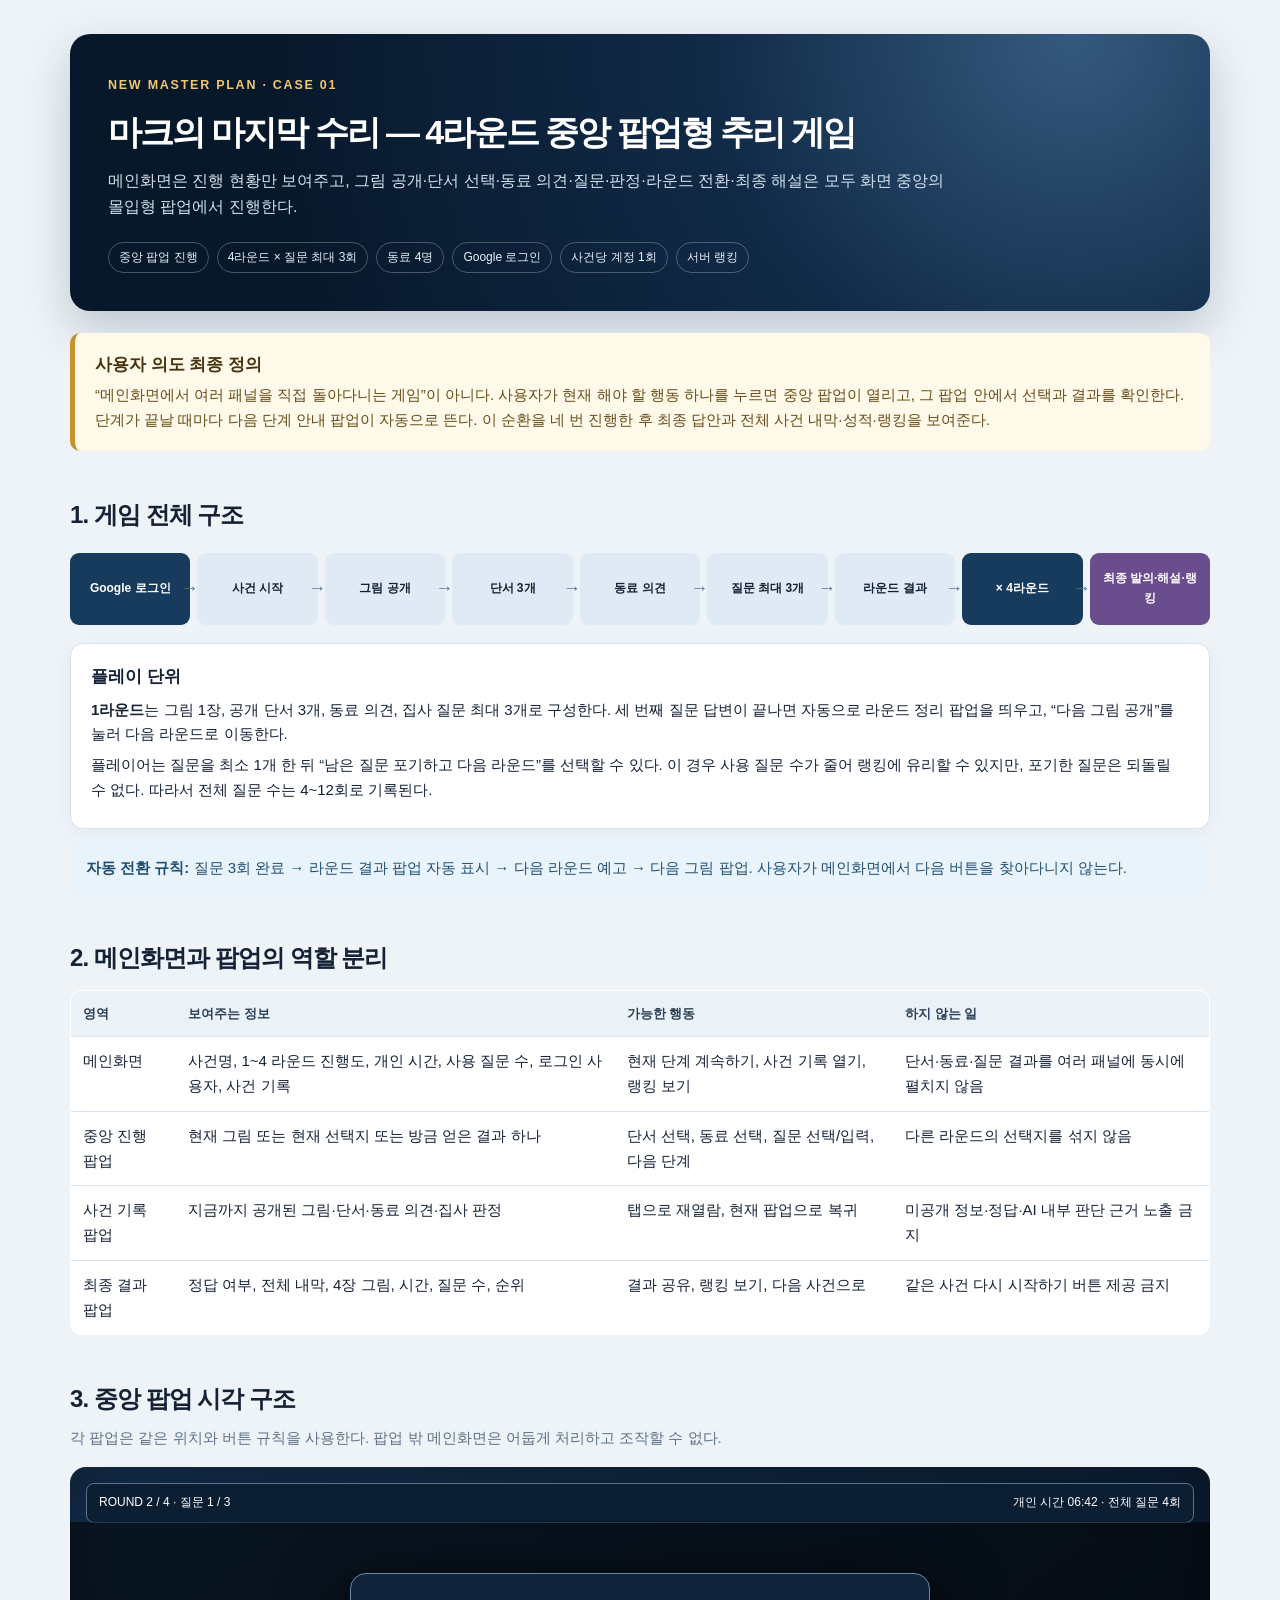
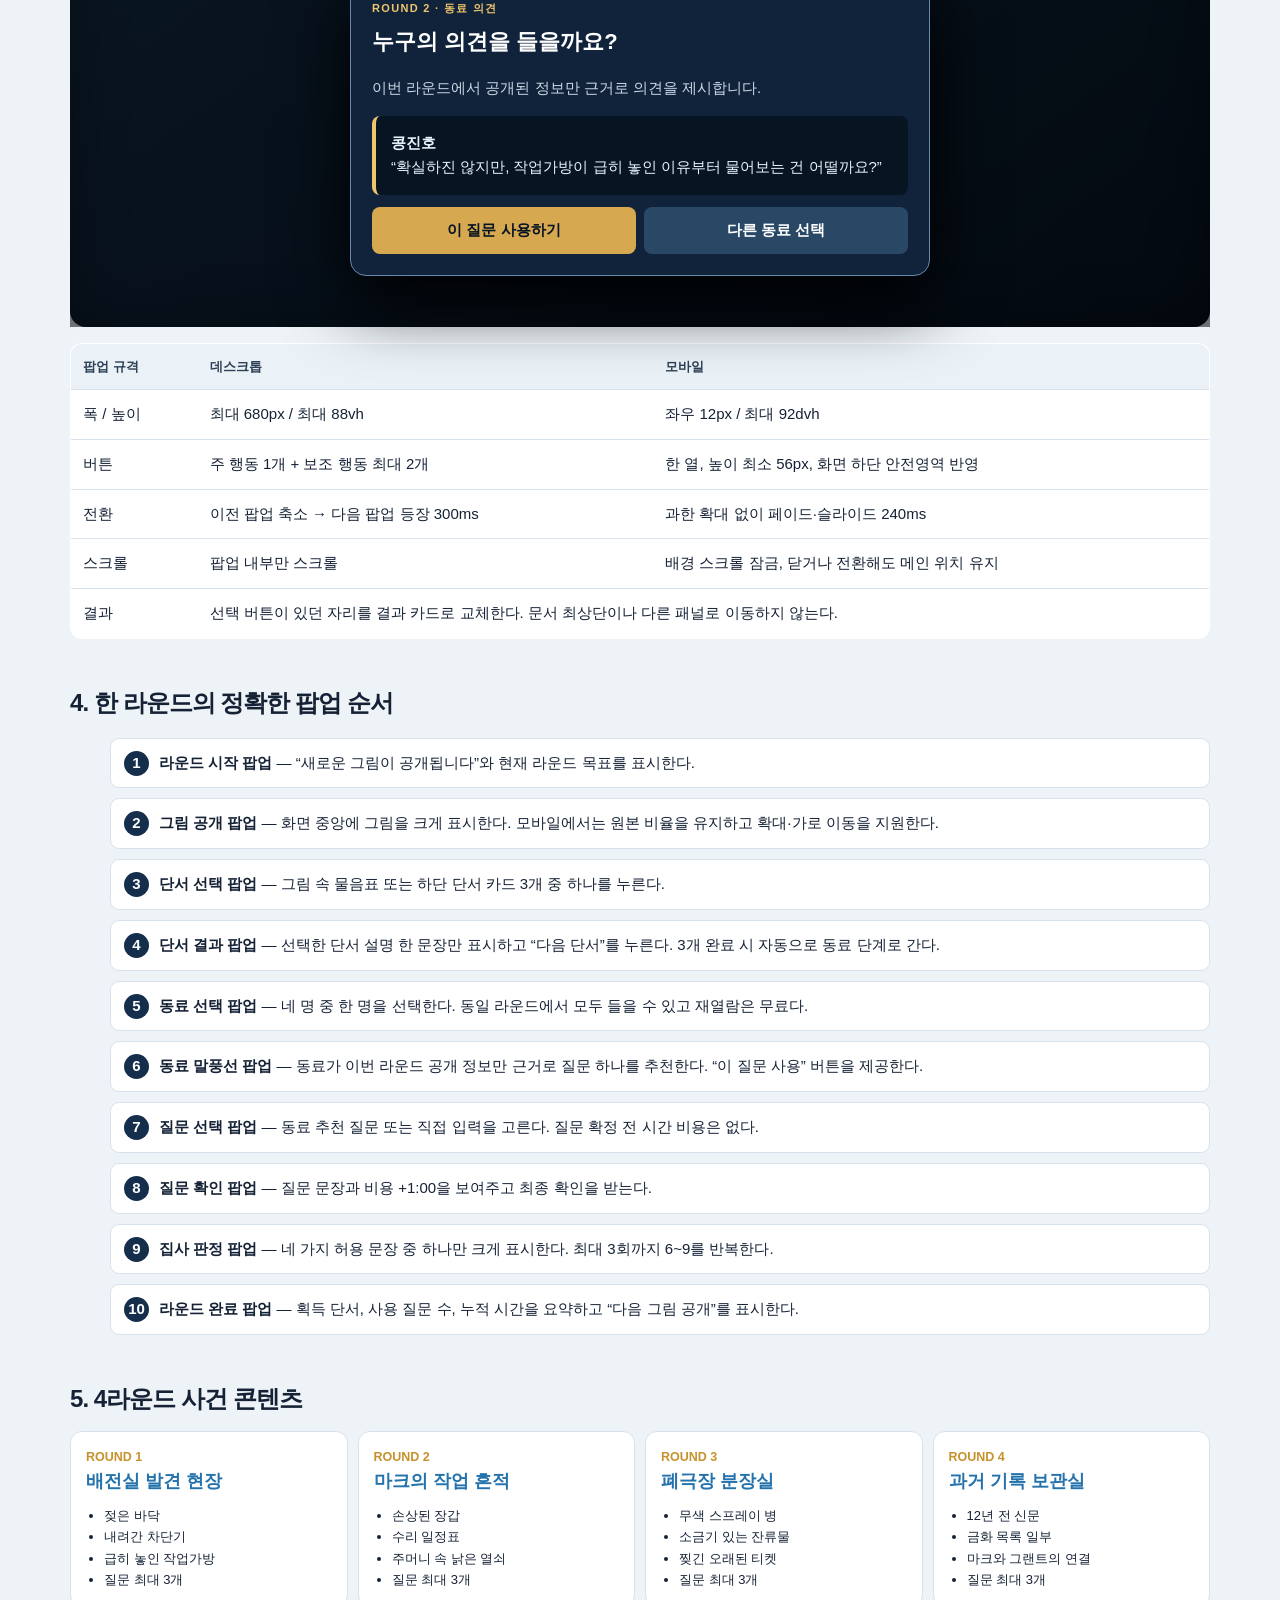
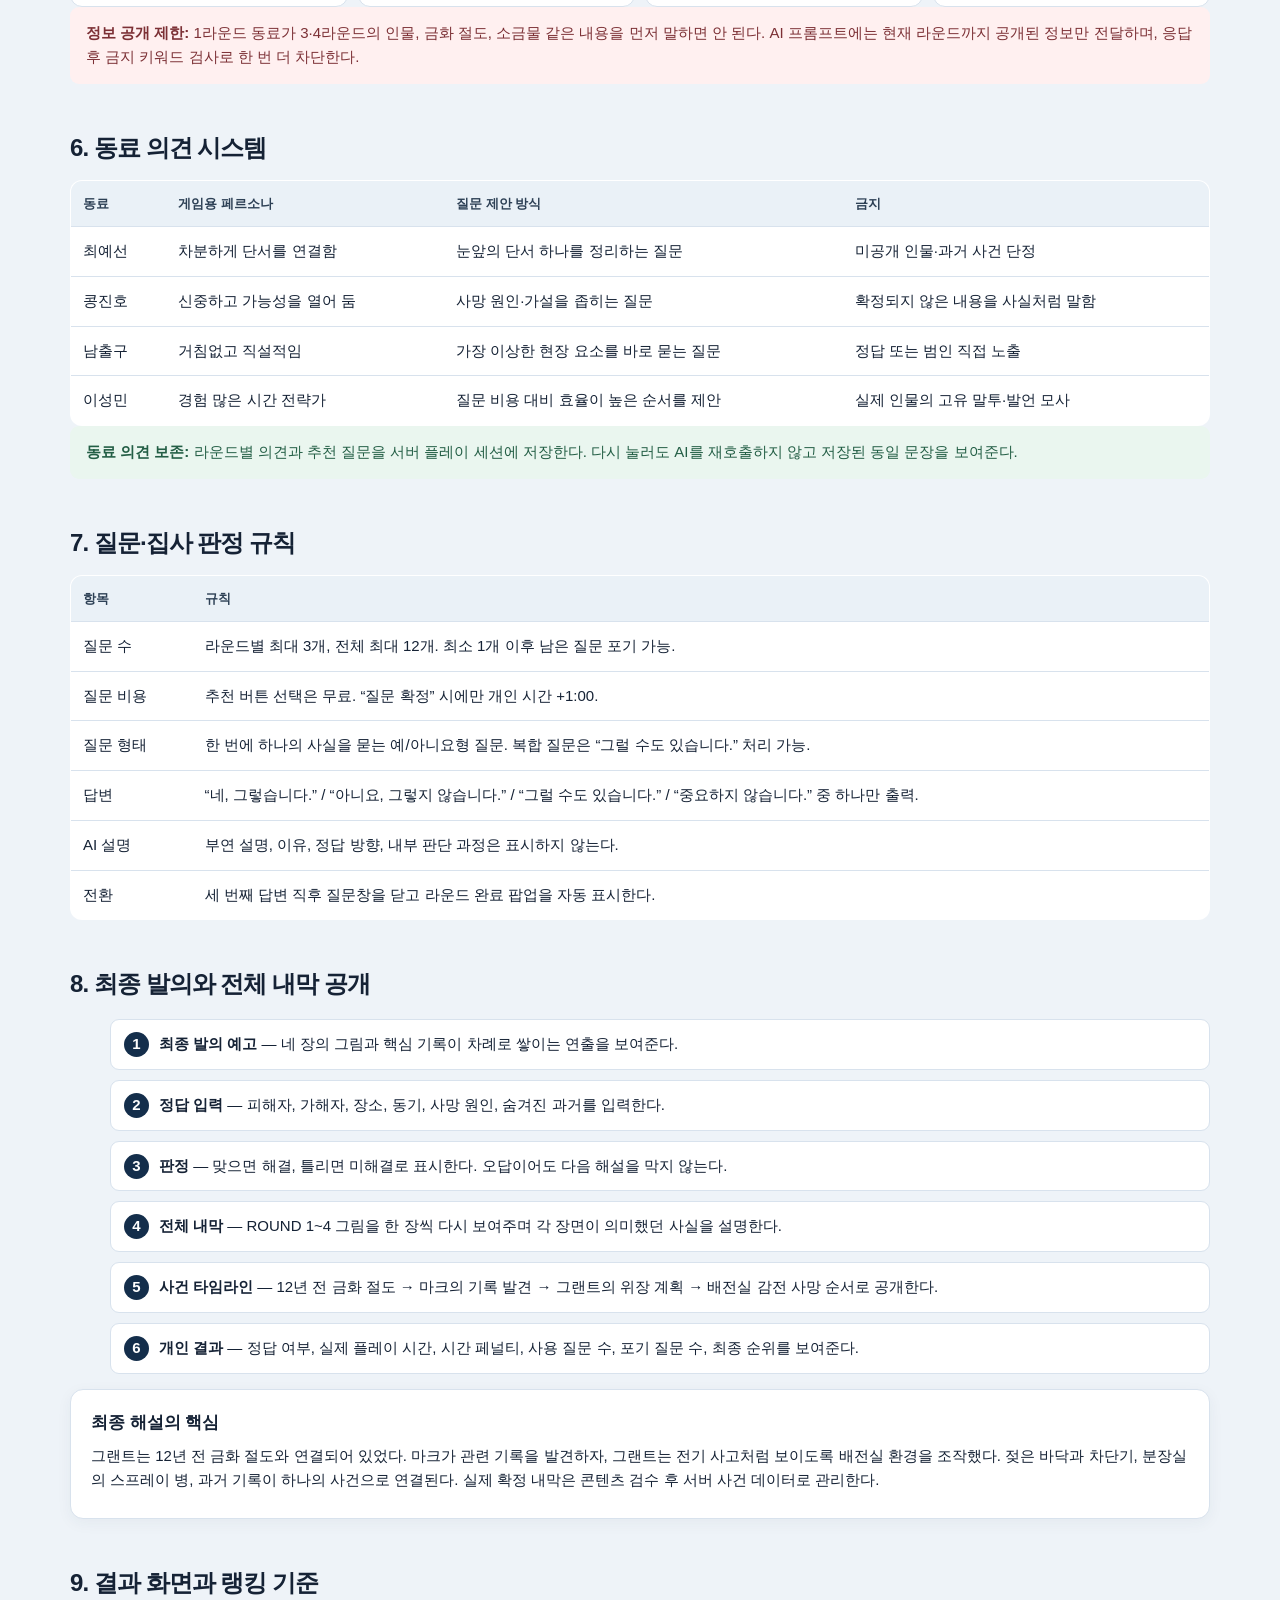
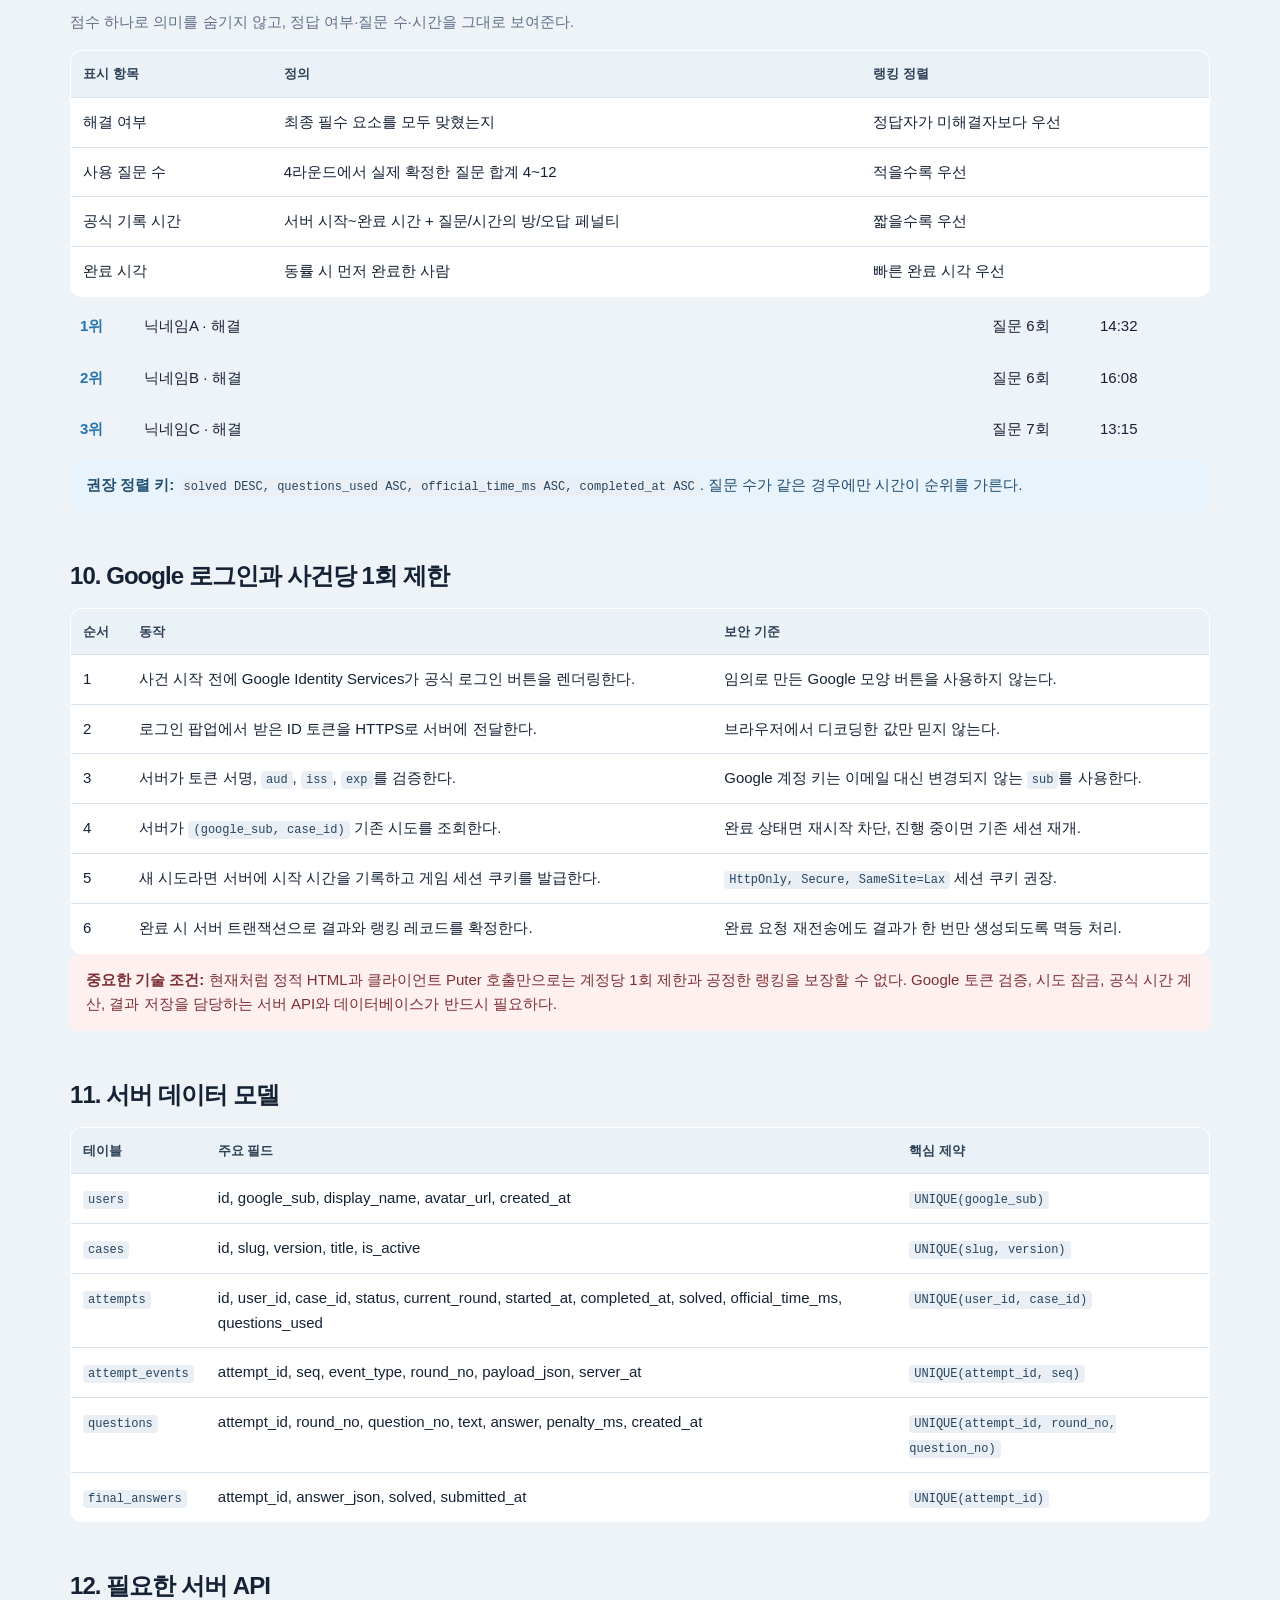
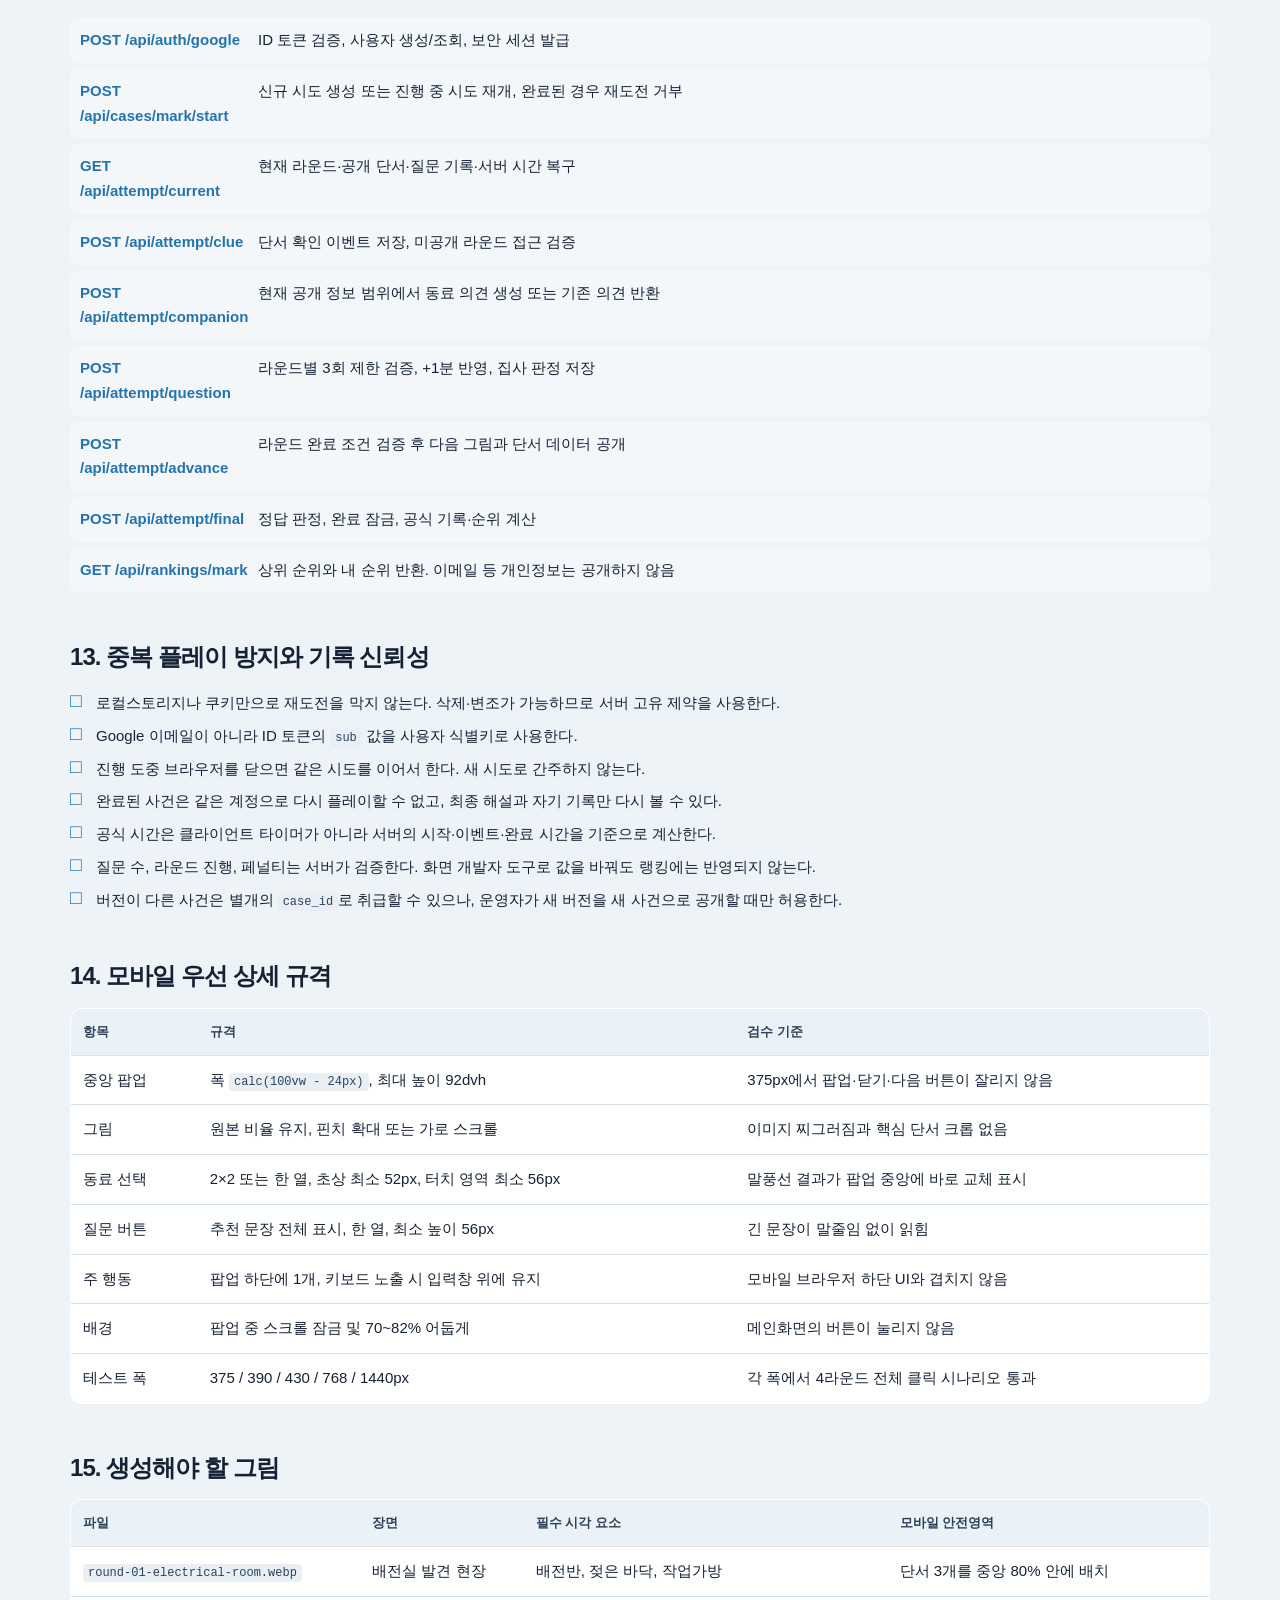
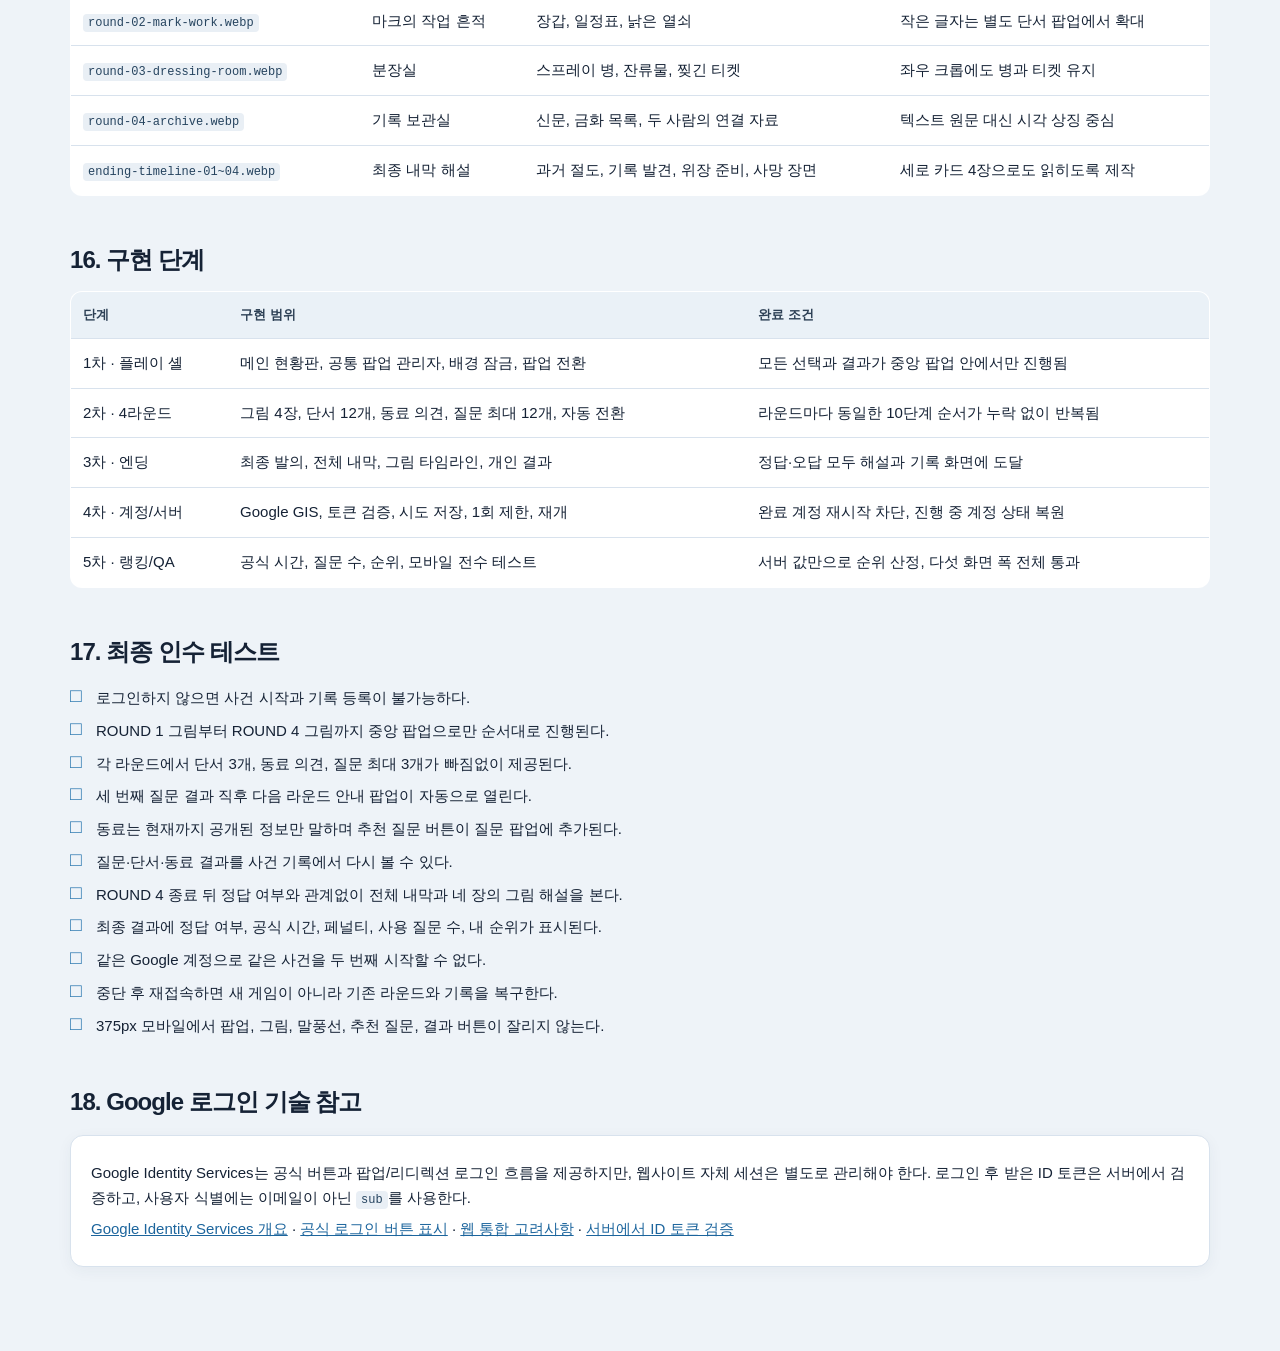
<file: popup-four-round-mystery-game-plan.html>
<!doctype html>
<html lang="ko">
<head>
  <meta charset="utf-8">
  <meta name="viewport" content="width=device-width, initial-scale=1">
  <title>마크의 마지막 수리 · 4라운드 중앙 팝업형 게임 기획서</title>
  <style>
    :root{--bg:#eef3f8;--paper:#fff;--ink:#152235;--muted:#5f7188;--line:#d8e2ed;--navy:#08182b;--navy2:#142e4b;--gold:#c7922d;--blue:#2473ad;--green:#287655;--red:#a74045;--violet:#6849a1}*{box-sizing:border-box}html{scroll-behavior:smooth}body{margin:0;background:var(--bg);color:var(--ink);font:15px/1.65 "Noto Sans KR","Malgun Gothic",sans-serif}.page{width:min(1180px,100%);margin:auto;padding:34px 20px 72px}.cover{padding:38px;border-radius:20px;background:radial-gradient(circle at 88% 0,#355a7e 0,#102a47 35%,#08182b 78%);color:#fff;box-shadow:0 18px 45px #10233a38}.cover small{color:#f0c76e;font-weight:900;letter-spacing:.14em}.cover h1{margin:7px 0 8px;font-size:34px;letter-spacing:-.06em}.cover p{max-width:850px;margin:0;color:#d4e1ed;font-size:16px}.chips{display:flex;gap:8px;flex-wrap:wrap;margin-top:21px}.chips span{padding:5px 10px;border:1px solid #ffffff42;border-radius:99px;color:#e9f1f8;font-size:12px}.summary{margin:22px 0;padding:18px 20px;border-left:5px solid var(--gold);border-radius:10px;background:#fff9e9;color:#664d19}.summary b{display:block;margin-bottom:4px;color:#45320e;font-size:17px}h2{margin:44px 0 12px;font-size:24px;letter-spacing:-.04em}h3{margin:0 0 7px;font-size:17px}.lead{margin:-5px 0 16px;color:var(--muted)}.card{margin:13px 0;padding:19px 20px;border:1px solid var(--line);border-radius:13px;background:var(--paper);box-shadow:0 4px 15px #22384f0d}.card p{margin:6px 0}.callout{padding:14px 16px;border-radius:9px;background:#e9f3fb;color:#214f72}.warn{padding:14px 16px;border-radius:9px;background:#fff0f0;color:#7c3035}.good{padding:14px 16px;border-radius:9px;background:#eaf6ef;color:#235e45}table{width:100%;border-collapse:collapse;border:1px solid var(--line);border-radius:12px;background:#fff;overflow:hidden}th,td{padding:12px;border-bottom:1px solid var(--line);vertical-align:top;text-align:left}th{background:#eaf1f7;color:#2d4055;font-size:13px}tr:last-child td{border-bottom:0}code{padding:2px 5px;border-radius:4px;background:#e9eff5;color:#26445f;font-size:12px}.flow{display:grid;grid-template-columns:repeat(9,1fr);gap:7px;margin:18px 0}.flow div{position:relative;display:grid;place-items:center;min-height:72px;padding:8px;border-radius:9px;background:#dfeaf4;text-align:center;font-size:12px;font-weight:900}.flow div.em{background:#173b5c;color:#fff}.flow div.final{background:#6a4d8d;color:#fff}.flow div:not(:last-child):after{content:"→";position:absolute;z-index:2;right:-8px;color:#547997;font-size:18px}.round-grid{display:grid;grid-template-columns:repeat(4,1fr);gap:10px}.round{padding:15px;border:1px solid var(--line);border-radius:12px;background:#fff}.round strong{display:block;color:var(--blue);font-size:18px}.round small{display:block;color:var(--gold);font-weight:900}.round ul{margin:8px 0 0;padding-left:18px;font-size:13px}.popup-demo{position:relative;min-height:460px;margin:16px 0;padding:16px;border-radius:16px;background:linear-gradient(145deg,#142e4b,#071423);box-shadow:inset 0 0 60px #0005}.hud{display:flex;justify-content:space-between;padding:9px 12px;border:1px solid #577390;border-radius:8px;background:#0b1e32;color:#fff;font-size:12px}.backdrop{display:grid;place-items:center;position:absolute;inset:55px 0 0;background:#0008}.popup{width:min(580px,calc(100% - 24px));padding:21px;border:1px solid #6689aa;border-radius:16px;background:#10233a;color:#fff;box-shadow:0 22px 70px #000}.popup-label{color:#efc56d;font-size:11px;font-weight:900;letter-spacing:.12em}.popup h3{margin:5px 0;font-size:22px}.popup p{color:#cbd9e6}.popup-result{margin:12px 0;padding:15px;border-left:4px solid #efc56d;border-radius:8px;background:#071523;color:#e9f3fb}.popup-actions{display:grid;grid-template-columns:1fr 1fr;gap:8px}.popup-actions span{padding:11px;border-radius:8px;background:#d6a84f;color:#071423;text-align:center;font-weight:900}.popup-actions span:last-child{background:#284866;color:#fff}.state{display:inline-block;padding:2px 7px;border-radius:99px;font-size:11px;font-weight:900;white-space:nowrap}.state.required{background:#ffe5e5;color:#94363b}.state.server{background:#e6f1fb;color:#226799}.state.client{background:#e8f5ed;color:#286747}.state.ai{background:#efe8fb;color:#614391}.rank{display:grid;grid-template-columns:56px 1fr 100px 100px;gap:8px;align-items:center;margin:7px 0;padding:10px;border-radius:9px;background:#edf3f8}.rank b{color:var(--blue)}.check{padding-left:0;list-style:none}.check li{position:relative;margin:8px 0;padding-left:26px}.check li:before{content:"□";position:absolute;left:0;color:var(--blue);font-size:19px;line-height:1}.api{display:grid;grid-template-columns:170px 1fr;gap:8px;margin:6px 0;padding:10px;border-radius:8px;background:#f3f7fa}.api b{color:var(--blue)}.sequence{counter-reset:seq}.sequence li{counter-increment:seq;position:relative;margin:10px 0;padding:12px 12px 12px 48px;border:1px solid var(--line);border-radius:9px;background:#fff;list-style:none}.sequence li:before{content:counter(seq);position:absolute;left:13px;top:12px;display:grid;place-items:center;width:25px;height:25px;border-radius:50%;background:var(--navy2);color:#fff;font-weight:900}.source a{color:#1c659d}@media(max-width:900px){.flow{grid-template-columns:repeat(3,1fr)}.flow div:not(:last-child):after{display:none}.round-grid{grid-template-columns:1fr 1fr}}@media(max-width:650px){.page{padding:16px 11px 50px}.cover{padding:25px 18px}.cover h1{font-size:26px}h2{margin-top:33px;font-size:21px}.flow,.round-grid{grid-template-columns:1fr}.popup-demo{min-height:520px;margin-right:-4px;margin-left:-4px;padding:8px}.popup{padding:17px 14px}.popup-actions{grid-template-columns:1fr}.hud{font-size:10px}table{display:block;overflow-x:auto}th,td{min-width:130px;padding:10px;font-size:13px}.rank{grid-template-columns:44px 1fr 72px 72px;font-size:12px}.api{grid-template-columns:1fr;gap:2px}}
  </style>
</head>
<body>
  <main class="page">
    <header class="cover">
      <small>NEW MASTER PLAN · CASE 01</small>
      <h1>마크의 마지막 수리 — 4라운드 중앙 팝업형 추리 게임</h1>
      <p>메인화면은 진행 현황만 보여주고, 그림 공개·단서 선택·동료 의견·질문·판정·라운드 전환·최종 해설은 모두 화면 중앙의 몰입형 팝업에서 진행한다.</p>
      <div class="chips"><span>중앙 팝업 진행</span><span>4라운드 × 질문 최대 3회</span><span>동료 4명</span><span>Google 로그인</span><span>사건당 계정 1회</span><span>서버 랭킹</span></div>
    </header>

    <section class="summary"><b>사용자 의도 최종 정의</b>“메인화면에서 여러 패널을 직접 돌아다니는 게임”이 아니다. 사용자가 현재 해야 할 행동 하나를 누르면 중앙 팝업이 열리고, 그 팝업 안에서 선택과 결과를 확인한다. 단계가 끝날 때마다 다음 단계 안내 팝업이 자동으로 뜬다. 이 순환을 네 번 진행한 후 최종 답안과 전체 사건 내막·성적·랭킹을 보여준다.</section>

    <h2>1. 게임 전체 구조</h2>
    <div class="flow"><div class="em">Google 로그인</div><div>사건 시작</div><div>그림 공개</div><div>단서 3개</div><div>동료 의견</div><div>질문 최대 3개</div><div>라운드 결과</div><div class="em">× 4라운드</div><div class="final">최종 발의·해설·랭킹</div></div>
    <div class="card"><h3>플레이 단위</h3><p><b>1라운드</b>는 그림 1장, 공개 단서 3개, 동료 의견, 집사 질문 최대 3개로 구성한다. 세 번째 질문 답변이 끝나면 자동으로 라운드 정리 팝업을 띄우고, “다음 그림 공개”를 눌러 다음 라운드로 이동한다.</p><p>플레이어는 질문을 최소 1개 한 뒤 “남은 질문 포기하고 다음 라운드”를 선택할 수 있다. 이 경우 사용 질문 수가 줄어 랭킹에 유리할 수 있지만, 포기한 질문은 되돌릴 수 없다. 따라서 전체 질문 수는 4~12회로 기록된다.</p></div>
    <div class="callout"><b>자동 전환 규칙:</b> 질문 3회 완료 → 라운드 결과 팝업 자동 표시 → 다음 라운드 예고 → 다음 그림 팝업. 사용자가 메인화면에서 다음 버튼을 찾아다니지 않는다.</div>

    <h2>2. 메인화면과 팝업의 역할 분리</h2>
    <table>
      <thead><tr><th>영역</th><th>보여주는 정보</th><th>가능한 행동</th><th>하지 않는 일</th></tr></thead>
      <tbody>
        <tr><td>메인화면</td><td>사건명, 1~4 라운드 진행도, 개인 시간, 사용 질문 수, 로그인 사용자, 사건 기록</td><td>현재 단계 계속하기, 사건 기록 열기, 랭킹 보기</td><td>단서·동료·질문 결과를 여러 패널에 동시에 펼치지 않음</td></tr>
        <tr><td>중앙 진행 팝업</td><td>현재 그림 또는 현재 선택지 또는 방금 얻은 결과 하나</td><td>단서 선택, 동료 선택, 질문 선택/입력, 다음 단계</td><td>다른 라운드의 선택지를 섞지 않음</td></tr>
        <tr><td>사건 기록 팝업</td><td>지금까지 공개된 그림·단서·동료 의견·집사 판정</td><td>탭으로 재열람, 현재 팝업으로 복귀</td><td>미공개 정보·정답·AI 내부 판단 근거 노출 금지</td></tr>
        <tr><td>최종 결과 팝업</td><td>정답 여부, 전체 내막, 4장 그림, 시간, 질문 수, 순위</td><td>결과 공유, 랭킹 보기, 다음 사건으로</td><td>같은 사건 다시 시작하기 버튼 제공 금지</td></tr>
      </tbody>
    </table>

    <h2>3. 중앙 팝업 시각 구조</h2>
    <p class="lead">각 팝업은 같은 위치와 버튼 규칙을 사용한다. 팝업 밖 메인화면은 어둡게 처리하고 조작할 수 없다.</p>
    <div class="popup-demo">
      <div class="hud"><span>ROUND 2 / 4 · 질문 1 / 3</span><span>개인 시간 06:42 · 전체 질문 4회</span></div>
      <div class="backdrop"><section class="popup"><span class="popup-label">ROUND 2 · 동료 의견</span><h3>누구의 의견을 들을까요?</h3><p>이번 라운드에서 공개된 정보만 근거로 의견을 제시합니다.</p><div class="popup-result"><b>콩진호</b><br>“확실하진 않지만, 작업가방이 급히 놓인 이유부터 물어보는 건 어떨까요?”</div><div class="popup-actions"><span>이 질문 사용하기</span><span>다른 동료 선택</span></div></section></div>
    </div>
    <table>
      <thead><tr><th>팝업 규격</th><th>데스크톱</th><th>모바일</th></tr></thead>
      <tbody>
        <tr><td>폭 / 높이</td><td>최대 680px / 최대 88vh</td><td>좌우 12px / 최대 92dvh</td></tr>
        <tr><td>버튼</td><td>주 행동 1개 + 보조 행동 최대 2개</td><td>한 열, 높이 최소 56px, 화면 하단 안전영역 반영</td></tr>
        <tr><td>전환</td><td>이전 팝업 축소 → 다음 팝업 등장 300ms</td><td>과한 확대 없이 페이드·슬라이드 240ms</td></tr>
        <tr><td>스크롤</td><td>팝업 내부만 스크롤</td><td>배경 스크롤 잠금, 닫거나 전환해도 메인 위치 유지</td></tr>
        <tr><td>결과</td><td colspan="2">선택 버튼이 있던 자리를 결과 카드로 교체한다. 문서 최상단이나 다른 패널로 이동하지 않는다.</td></tr>
      </tbody>
    </table>

    <h2>4. 한 라운드의 정확한 팝업 순서</h2>
    <ol class="sequence">
      <li><b>라운드 시작 팝업</b> — “새로운 그림이 공개됩니다”와 현재 라운드 목표를 표시한다.</li>
      <li><b>그림 공개 팝업</b> — 화면 중앙에 그림을 크게 표시한다. 모바일에서는 원본 비율을 유지하고 확대·가로 이동을 지원한다.</li>
      <li><b>단서 선택 팝업</b> — 그림 속 물음표 또는 하단 단서 카드 3개 중 하나를 누른다.</li>
      <li><b>단서 결과 팝업</b> — 선택한 단서 설명 한 문장만 표시하고 “다음 단서”를 누른다. 3개 완료 시 자동으로 동료 단계로 간다.</li>
      <li><b>동료 선택 팝업</b> — 네 명 중 한 명을 선택한다. 동일 라운드에서 모두 들을 수 있고 재열람은 무료다.</li>
      <li><b>동료 말풍선 팝업</b> — 동료가 이번 라운드 공개 정보만 근거로 질문 하나를 추천한다. “이 질문 사용” 버튼을 제공한다.</li>
      <li><b>질문 선택 팝업</b> — 동료 추천 질문 또는 직접 입력을 고른다. 질문 확정 전 시간 비용은 없다.</li>
      <li><b>질문 확인 팝업</b> — 질문 문장과 비용 +1:00을 보여주고 최종 확인을 받는다.</li>
      <li><b>집사 판정 팝업</b> — 네 가지 허용 문장 중 하나만 크게 표시한다. 최대 3회까지 6~9를 반복한다.</li>
      <li><b>라운드 완료 팝업</b> — 획득 단서, 사용 질문 수, 누적 시간을 요약하고 “다음 그림 공개”를 표시한다.</li>
    </ol>

    <h2>5. 4라운드 사건 콘텐츠</h2>
    <div class="round-grid">
      <article class="round"><small>ROUND 1</small><strong>배전실 발견 현장</strong><ul><li>젖은 바닥</li><li>내려간 차단기</li><li>급히 놓인 작업가방</li><li>질문 최대 3개</li></ul></article>
      <article class="round"><small>ROUND 2</small><strong>마크의 작업 흔적</strong><ul><li>손상된 장갑</li><li>수리 일정표</li><li>주머니 속 낡은 열쇠</li><li>질문 최대 3개</li></ul></article>
      <article class="round"><small>ROUND 3</small><strong>폐극장 분장실</strong><ul><li>무색 스프레이 병</li><li>소금기 있는 잔류물</li><li>찢긴 오래된 티켓</li><li>질문 최대 3개</li></ul></article>
      <article class="round"><small>ROUND 4</small><strong>과거 기록 보관실</strong><ul><li>12년 전 신문</li><li>금화 목록 일부</li><li>마크와 그랜트의 연결</li><li>질문 최대 3개</li></ul></article>
    </div>
    <div class="warn"><b>정보 공개 제한:</b> 1라운드 동료가 3·4라운드의 인물, 금화 절도, 소금물 같은 내용을 먼저 말하면 안 된다. AI 프롬프트에는 현재 라운드까지 공개된 정보만 전달하며, 응답 후 금지 키워드 검사로 한 번 더 차단한다.</div>

    <h2>6. 동료 의견 시스템</h2>
    <table>
      <thead><tr><th>동료</th><th>게임용 페르소나</th><th>질문 제안 방식</th><th>금지</th></tr></thead>
      <tbody>
        <tr><td>최예선</td><td>차분하게 단서를 연결함</td><td>눈앞의 단서 하나를 정리하는 질문</td><td>미공개 인물·과거 사건 단정</td></tr>
        <tr><td>콩진호</td><td>신중하고 가능성을 열어 둠</td><td>사망 원인·가설을 좁히는 질문</td><td>확정되지 않은 내용을 사실처럼 말함</td></tr>
        <tr><td>남출구</td><td>거침없고 직설적임</td><td>가장 이상한 현장 요소를 바로 묻는 질문</td><td>정답 또는 범인 직접 노출</td></tr>
        <tr><td>이성민</td><td>경험 많은 시간 전략가</td><td>질문 비용 대비 효율이 높은 순서를 제안</td><td>실제 인물의 고유 말투·발언 모사</td></tr>
      </tbody>
    </table>
    <div class="good"><b>동료 의견 보존:</b> 라운드별 의견과 추천 질문을 서버 플레이 세션에 저장한다. 다시 눌러도 AI를 재호출하지 않고 저장된 동일 문장을 보여준다.</div>

    <h2>7. 질문·집사 판정 규칙</h2>
    <table>
      <thead><tr><th>항목</th><th>규칙</th></tr></thead>
      <tbody>
        <tr><td>질문 수</td><td>라운드별 최대 3개, 전체 최대 12개. 최소 1개 이후 남은 질문 포기 가능.</td></tr>
        <tr><td>질문 비용</td><td>추천 버튼 선택은 무료. “질문 확정” 시에만 개인 시간 +1:00.</td></tr>
        <tr><td>질문 형태</td><td>한 번에 하나의 사실을 묻는 예/아니요형 질문. 복합 질문은 “그럴 수도 있습니다.” 처리 가능.</td></tr>
        <tr><td>답변</td><td>“네, 그렇습니다.” / “아니요, 그렇지 않습니다.” / “그럴 수도 있습니다.” / “중요하지 않습니다.” 중 하나만 출력.</td></tr>
        <tr><td>AI 설명</td><td>부연 설명, 이유, 정답 방향, 내부 판단 과정은 표시하지 않는다.</td></tr>
        <tr><td>전환</td><td>세 번째 답변 직후 질문창을 닫고 라운드 완료 팝업을 자동 표시한다.</td></tr>
      </tbody>
    </table>

    <h2>8. 최종 발의와 전체 내막 공개</h2>
    <ol class="sequence">
      <li><b>최종 발의 예고</b> — 네 장의 그림과 핵심 기록이 차례로 쌓이는 연출을 보여준다.</li>
      <li><b>정답 입력</b> — 피해자, 가해자, 장소, 동기, 사망 원인, 숨겨진 과거를 입력한다.</li>
      <li><b>판정</b> — 맞으면 해결, 틀리면 미해결로 표시한다. 오답이어도 다음 해설을 막지 않는다.</li>
      <li><b>전체 내막</b> — ROUND 1~4 그림을 한 장씩 다시 보여주며 각 장면이 의미했던 사실을 설명한다.</li>
      <li><b>사건 타임라인</b> — 12년 전 금화 절도 → 마크의 기록 발견 → 그랜트의 위장 계획 → 배전실 감전 사망 순서로 공개한다.</li>
      <li><b>개인 결과</b> — 정답 여부, 실제 플레이 시간, 시간 페널티, 사용 질문 수, 포기 질문 수, 최종 순위를 보여준다.</li>
    </ol>
    <div class="card"><h3>최종 해설의 핵심</h3><p>그랜트는 12년 전 금화 절도와 연결되어 있었다. 마크가 관련 기록을 발견하자, 그랜트는 전기 사고처럼 보이도록 배전실 환경을 조작했다. 젖은 바닥과 차단기, 분장실의 스프레이 병, 과거 기록이 하나의 사건으로 연결된다. 실제 확정 내막은 콘텐츠 검수 후 서버 사건 데이터로 관리한다.</p></div>

    <h2>9. 결과 화면과 랭킹 기준</h2>
    <p class="lead">점수 하나로 의미를 숨기지 않고, 정답 여부·질문 수·시간을 그대로 보여준다.</p>
    <table>
      <thead><tr><th>표시 항목</th><th>정의</th><th>랭킹 정렬</th></tr></thead>
      <tbody>
        <tr><td>해결 여부</td><td>최종 필수 요소를 모두 맞혔는지</td><td>정답자가 미해결자보다 우선</td></tr>
        <tr><td>사용 질문 수</td><td>4라운드에서 실제 확정한 질문 합계 4~12</td><td>적을수록 우선</td></tr>
        <tr><td>공식 기록 시간</td><td>서버 시작~완료 시간 + 질문/시간의 방/오답 페널티</td><td>짧을수록 우선</td></tr>
        <tr><td>완료 시각</td><td>동률 시 먼저 완료한 사람</td><td>빠른 완료 시각 우선</td></tr>
      </tbody>
    </table>
    <div class="rank"><b>1위</b><span>닉네임A · 해결</span><span>질문 6회</span><span>14:32</span></div><div class="rank"><b>2위</b><span>닉네임B · 해결</span><span>질문 6회</span><span>16:08</span></div><div class="rank"><b>3위</b><span>닉네임C · 해결</span><span>질문 7회</span><span>13:15</span></div>
    <div class="callout"><b>권장 정렬 키:</b> <code>solved DESC, questions_used ASC, official_time_ms ASC, completed_at ASC</code>. 질문 수가 같은 경우에만 시간이 순위를 가른다.</div>

    <h2>10. Google 로그인과 사건당 1회 제한</h2>
    <table>
      <thead><tr><th>순서</th><th>동작</th><th>보안 기준</th></tr></thead>
      <tbody>
        <tr><td>1</td><td>사건 시작 전에 Google Identity Services가 공식 로그인 버튼을 렌더링한다.</td><td>임의로 만든 Google 모양 버튼을 사용하지 않는다.</td></tr>
        <tr><td>2</td><td>로그인 팝업에서 받은 ID 토큰을 HTTPS로 서버에 전달한다.</td><td>브라우저에서 디코딩한 값만 믿지 않는다.</td></tr>
        <tr><td>3</td><td>서버가 토큰 서명, <code>aud</code>, <code>iss</code>, <code>exp</code>를 검증한다.</td><td>Google 계정 키는 이메일 대신 변경되지 않는 <code>sub</code>를 사용한다.</td></tr>
        <tr><td>4</td><td>서버가 <code>(google_sub, case_id)</code> 기존 시도를 조회한다.</td><td>완료 상태면 재시작 차단, 진행 중이면 기존 세션 재개.</td></tr>
        <tr><td>5</td><td>새 시도라면 서버에 시작 시간을 기록하고 게임 세션 쿠키를 발급한다.</td><td><code>HttpOnly, Secure, SameSite=Lax</code> 세션 쿠키 권장.</td></tr>
        <tr><td>6</td><td>완료 시 서버 트랜잭션으로 결과와 랭킹 레코드를 확정한다.</td><td>완료 요청 재전송에도 결과가 한 번만 생성되도록 멱등 처리.</td></tr>
      </tbody>
    </table>
    <div class="warn"><b>중요한 기술 조건:</b> 현재처럼 정적 HTML과 클라이언트 Puter 호출만으로는 계정당 1회 제한과 공정한 랭킹을 보장할 수 없다. Google 토큰 검증, 시도 잠금, 공식 시간 계산, 결과 저장을 담당하는 서버 API와 데이터베이스가 반드시 필요하다.</div>

    <h2>11. 서버 데이터 모델</h2>
    <table>
      <thead><tr><th>테이블</th><th>주요 필드</th><th>핵심 제약</th></tr></thead>
      <tbody>
        <tr><td><code>users</code></td><td>id, google_sub, display_name, avatar_url, created_at</td><td><code>UNIQUE(google_sub)</code></td></tr>
        <tr><td><code>cases</code></td><td>id, slug, version, title, is_active</td><td><code>UNIQUE(slug, version)</code></td></tr>
        <tr><td><code>attempts</code></td><td>id, user_id, case_id, status, current_round, started_at, completed_at, solved, official_time_ms, questions_used</td><td><code>UNIQUE(user_id, case_id)</code></td></tr>
        <tr><td><code>attempt_events</code></td><td>attempt_id, seq, event_type, round_no, payload_json, server_at</td><td><code>UNIQUE(attempt_id, seq)</code></td></tr>
        <tr><td><code>questions</code></td><td>attempt_id, round_no, question_no, text, answer, penalty_ms, created_at</td><td><code>UNIQUE(attempt_id, round_no, question_no)</code></td></tr>
        <tr><td><code>final_answers</code></td><td>attempt_id, answer_json, solved, submitted_at</td><td><code>UNIQUE(attempt_id)</code></td></tr>
      </tbody>
    </table>

    <h2>12. 필요한 서버 API</h2>
    <div class="api"><b>POST /api/auth/google</b><span>ID 토큰 검증, 사용자 생성/조회, 보안 세션 발급</span></div>
    <div class="api"><b>POST /api/cases/mark/start</b><span>신규 시도 생성 또는 진행 중 시도 재개, 완료된 경우 재도전 거부</span></div>
    <div class="api"><b>GET /api/attempt/current</b><span>현재 라운드·공개 단서·질문 기록·서버 시간 복구</span></div>
    <div class="api"><b>POST /api/attempt/clue</b><span>단서 확인 이벤트 저장, 미공개 라운드 접근 검증</span></div>
    <div class="api"><b>POST /api/attempt/companion</b><span>현재 공개 정보 범위에서 동료 의견 생성 또는 기존 의견 반환</span></div>
    <div class="api"><b>POST /api/attempt/question</b><span>라운드별 3회 제한 검증, +1분 반영, 집사 판정 저장</span></div>
    <div class="api"><b>POST /api/attempt/advance</b><span>라운드 완료 조건 검증 후 다음 그림과 단서 데이터 공개</span></div>
    <div class="api"><b>POST /api/attempt/final</b><span>정답 판정, 완료 잠금, 공식 기록·순위 계산</span></div>
    <div class="api"><b>GET /api/rankings/mark</b><span>상위 순위와 내 순위 반환. 이메일 등 개인정보는 공개하지 않음</span></div>

    <h2>13. 중복 플레이 방지와 기록 신뢰성</h2>
    <ul class="check">
      <li>로컬스토리지나 쿠키만으로 재도전을 막지 않는다. 삭제·변조가 가능하므로 서버 고유 제약을 사용한다.</li>
      <li>Google 이메일이 아니라 ID 토큰의 <code>sub</code> 값을 사용자 식별키로 사용한다.</li>
      <li>진행 도중 브라우저를 닫으면 같은 시도를 이어서 한다. 새 시도로 간주하지 않는다.</li>
      <li>완료된 사건은 같은 계정으로 다시 플레이할 수 없고, 최종 해설과 자기 기록만 다시 볼 수 있다.</li>
      <li>공식 시간은 클라이언트 타이머가 아니라 서버의 시작·이벤트·완료 시간을 기준으로 계산한다.</li>
      <li>질문 수, 라운드 진행, 페널티는 서버가 검증한다. 화면 개발자 도구로 값을 바꿔도 랭킹에는 반영되지 않는다.</li>
      <li>버전이 다른 사건은 별개의 <code>case_id</code>로 취급할 수 있으나, 운영자가 새 버전을 새 사건으로 공개할 때만 허용한다.</li>
    </ul>

    <h2>14. 모바일 우선 상세 규격</h2>
    <table>
      <thead><tr><th>항목</th><th>규격</th><th>검수 기준</th></tr></thead>
      <tbody>
        <tr><td>중앙 팝업</td><td>폭 <code>calc(100vw - 24px)</code>, 최대 높이 92dvh</td><td>375px에서 팝업·닫기·다음 버튼이 잘리지 않음</td></tr>
        <tr><td>그림</td><td>원본 비율 유지, 핀치 확대 또는 가로 스크롤</td><td>이미지 찌그러짐과 핵심 단서 크롭 없음</td></tr>
        <tr><td>동료 선택</td><td>2×2 또는 한 열, 초상 최소 52px, 터치 영역 최소 56px</td><td>말풍선 결과가 팝업 중앙에 바로 교체 표시</td></tr>
        <tr><td>질문 버튼</td><td>추천 문장 전체 표시, 한 열, 최소 높이 56px</td><td>긴 문장이 말줄임 없이 읽힘</td></tr>
        <tr><td>주 행동</td><td>팝업 하단에 1개, 키보드 노출 시 입력창 위에 유지</td><td>모바일 브라우저 하단 UI와 겹치지 않음</td></tr>
        <tr><td>배경</td><td>팝업 중 스크롤 잠금 및 70~82% 어둡게</td><td>메인화면의 버튼이 눌리지 않음</td></tr>
        <tr><td>테스트 폭</td><td>375 / 390 / 430 / 768 / 1440px</td><td>각 폭에서 4라운드 전체 클릭 시나리오 통과</td></tr>
      </tbody>
    </table>

    <h2>15. 생성해야 할 그림</h2>
    <table>
      <thead><tr><th>파일</th><th>장면</th><th>필수 시각 요소</th><th>모바일 안전영역</th></tr></thead>
      <tbody>
        <tr><td><code>round-01-electrical-room.webp</code></td><td>배전실 발견 현장</td><td>배전반, 젖은 바닥, 작업가방</td><td>단서 3개를 중앙 80% 안에 배치</td></tr>
        <tr><td><code>round-02-mark-work.webp</code></td><td>마크의 작업 흔적</td><td>장갑, 일정표, 낡은 열쇠</td><td>작은 글자는 별도 단서 팝업에서 확대</td></tr>
        <tr><td><code>round-03-dressing-room.webp</code></td><td>분장실</td><td>스프레이 병, 잔류물, 찢긴 티켓</td><td>좌우 크롭에도 병과 티켓 유지</td></tr>
        <tr><td><code>round-04-archive.webp</code></td><td>기록 보관실</td><td>신문, 금화 목록, 두 사람의 연결 자료</td><td>텍스트 원문 대신 시각 상징 중심</td></tr>
        <tr><td><code>ending-timeline-01~04.webp</code></td><td>최종 내막 해설</td><td>과거 절도, 기록 발견, 위장 준비, 사망 장면</td><td>세로 카드 4장으로도 읽히도록 제작</td></tr>
      </tbody>
    </table>

    <h2>16. 구현 단계</h2>
    <table>
      <thead><tr><th>단계</th><th>구현 범위</th><th>완료 조건</th></tr></thead>
      <tbody>
        <tr><td>1차 · 플레이 셸</td><td>메인 현황판, 공통 팝업 관리자, 배경 잠금, 팝업 전환</td><td>모든 선택과 결과가 중앙 팝업 안에서만 진행됨</td></tr>
        <tr><td>2차 · 4라운드</td><td>그림 4장, 단서 12개, 동료 의견, 질문 최대 12개, 자동 전환</td><td>라운드마다 동일한 10단계 순서가 누락 없이 반복됨</td></tr>
        <tr><td>3차 · 엔딩</td><td>최종 발의, 전체 내막, 그림 타임라인, 개인 결과</td><td>정답·오답 모두 해설과 기록 화면에 도달</td></tr>
        <tr><td>4차 · 계정/서버</td><td>Google GIS, 토큰 검증, 시도 저장, 1회 제한, 재개</td><td>완료 계정 재시작 차단, 진행 중 계정 상태 복원</td></tr>
        <tr><td>5차 · 랭킹/QA</td><td>공식 시간, 질문 수, 순위, 모바일 전수 테스트</td><td>서버 값만으로 순위 산정, 다섯 화면 폭 전체 통과</td></tr>
      </tbody>
    </table>

    <h2>17. 최종 인수 테스트</h2>
    <ul class="check">
      <li>로그인하지 않으면 사건 시작과 기록 등록이 불가능하다.</li>
      <li>ROUND 1 그림부터 ROUND 4 그림까지 중앙 팝업으로만 순서대로 진행된다.</li>
      <li>각 라운드에서 단서 3개, 동료 의견, 질문 최대 3개가 빠짐없이 제공된다.</li>
      <li>세 번째 질문 결과 직후 다음 라운드 안내 팝업이 자동으로 열린다.</li>
      <li>동료는 현재까지 공개된 정보만 말하며 추천 질문 버튼이 질문 팝업에 추가된다.</li>
      <li>질문·단서·동료 결과를 사건 기록에서 다시 볼 수 있다.</li>
      <li>ROUND 4 종료 뒤 정답 여부와 관계없이 전체 내막과 네 장의 그림 해설을 본다.</li>
      <li>최종 결과에 정답 여부, 공식 시간, 페널티, 사용 질문 수, 내 순위가 표시된다.</li>
      <li>같은 Google 계정으로 같은 사건을 두 번째 시작할 수 없다.</li>
      <li>중단 후 재접속하면 새 게임이 아니라 기존 라운드와 기록을 복구한다.</li>
      <li>375px 모바일에서 팝업, 그림, 말풍선, 추천 질문, 결과 버튼이 잘리지 않는다.</li>
    </ul>

    <h2>18. Google 로그인 기술 참고</h2>
    <div class="card source"><p>Google Identity Services는 공식 버튼과 팝업/리디렉션 로그인 흐름을 제공하지만, 웹사이트 자체 세션은 별도로 관리해야 한다. 로그인 후 받은 ID 토큰은 서버에서 검증하고, 사용자 식별에는 이메일이 아닌 <code>sub</code>를 사용한다.</p><p><a href="https://developers.google.com/identity/gsi/web/guides/overview">Google Identity Services 개요</a> · <a href="https://developers.google.com/identity/gsi/web/guides/display-button">공식 로그인 버튼 표시</a> · <a href="https://developers.google.com/identity/gsi/web/guides/integrate">웹 통합 고려사항</a> · <a href="https://developers.google.com/identity/gsi/web/guides/verify-google-id-token">서버에서 ID 토큰 검증</a></p></div>
  </main>
</body>
</html>
</file>
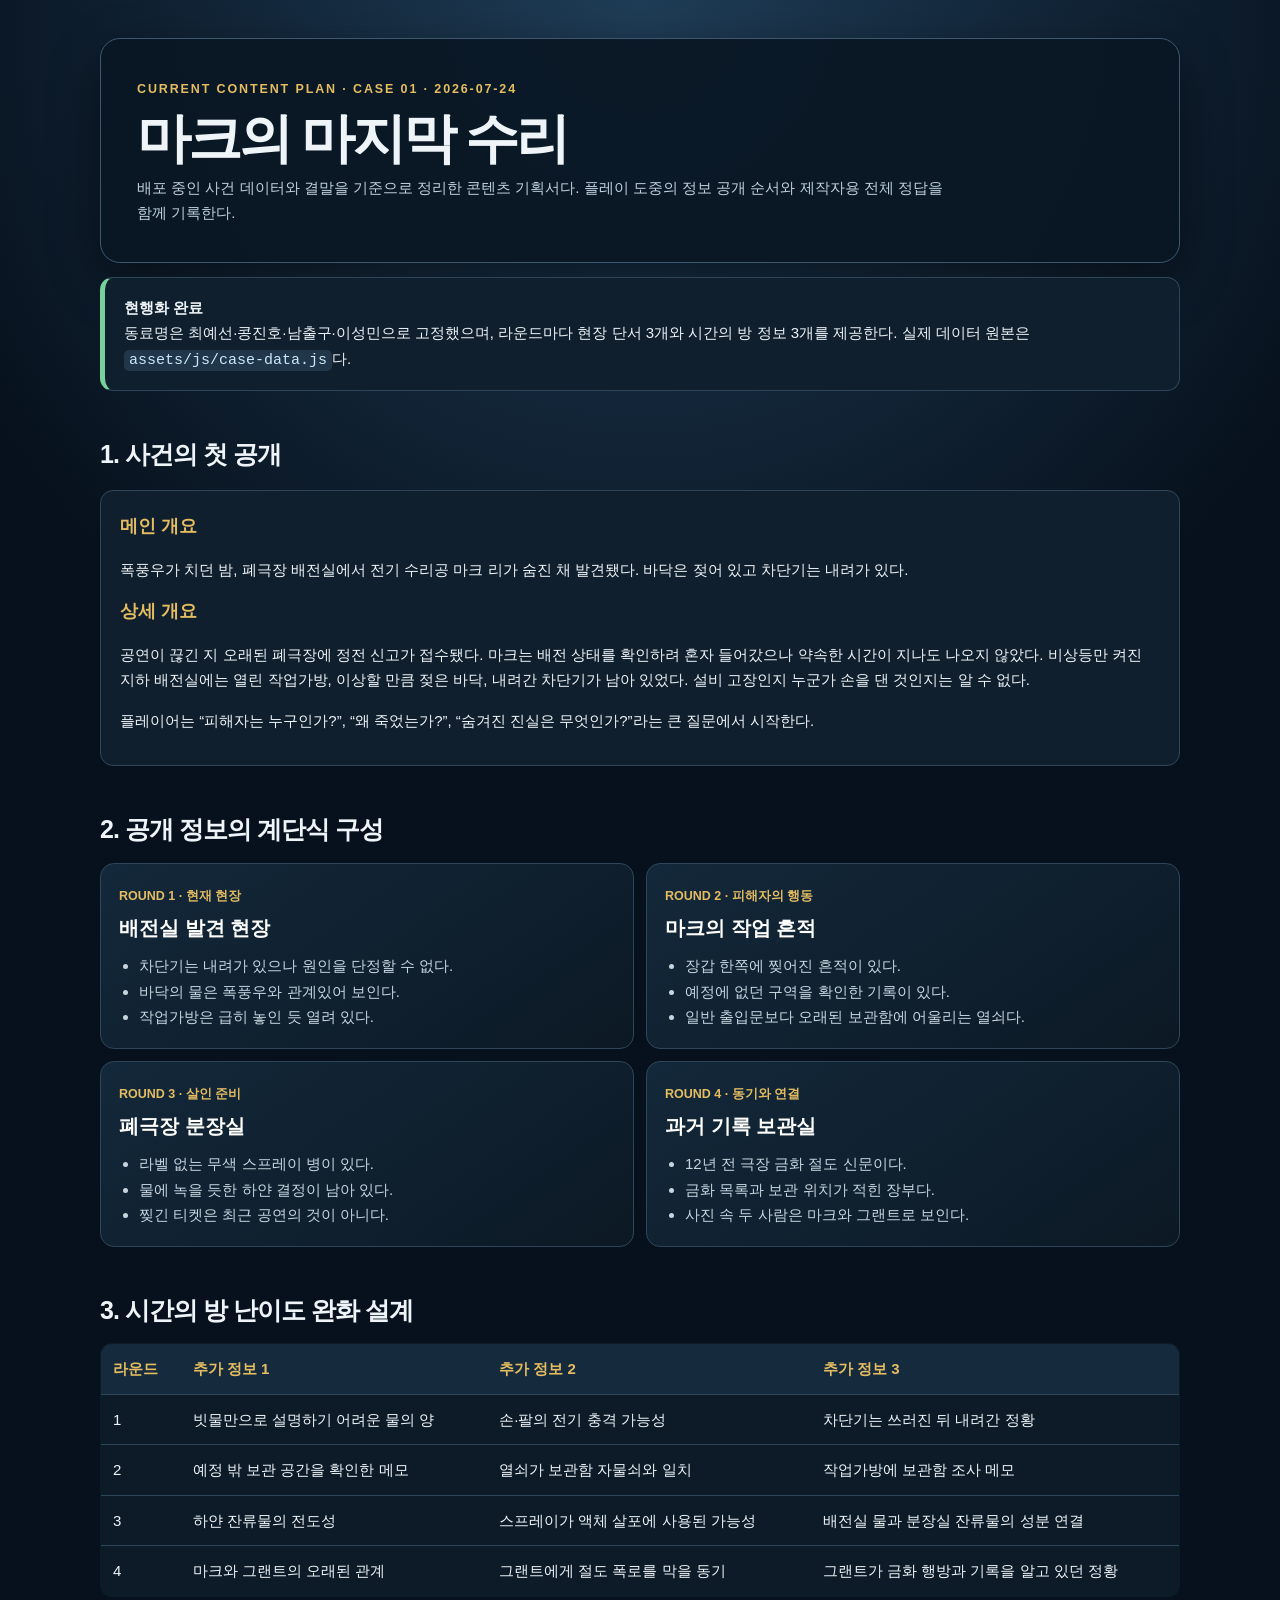
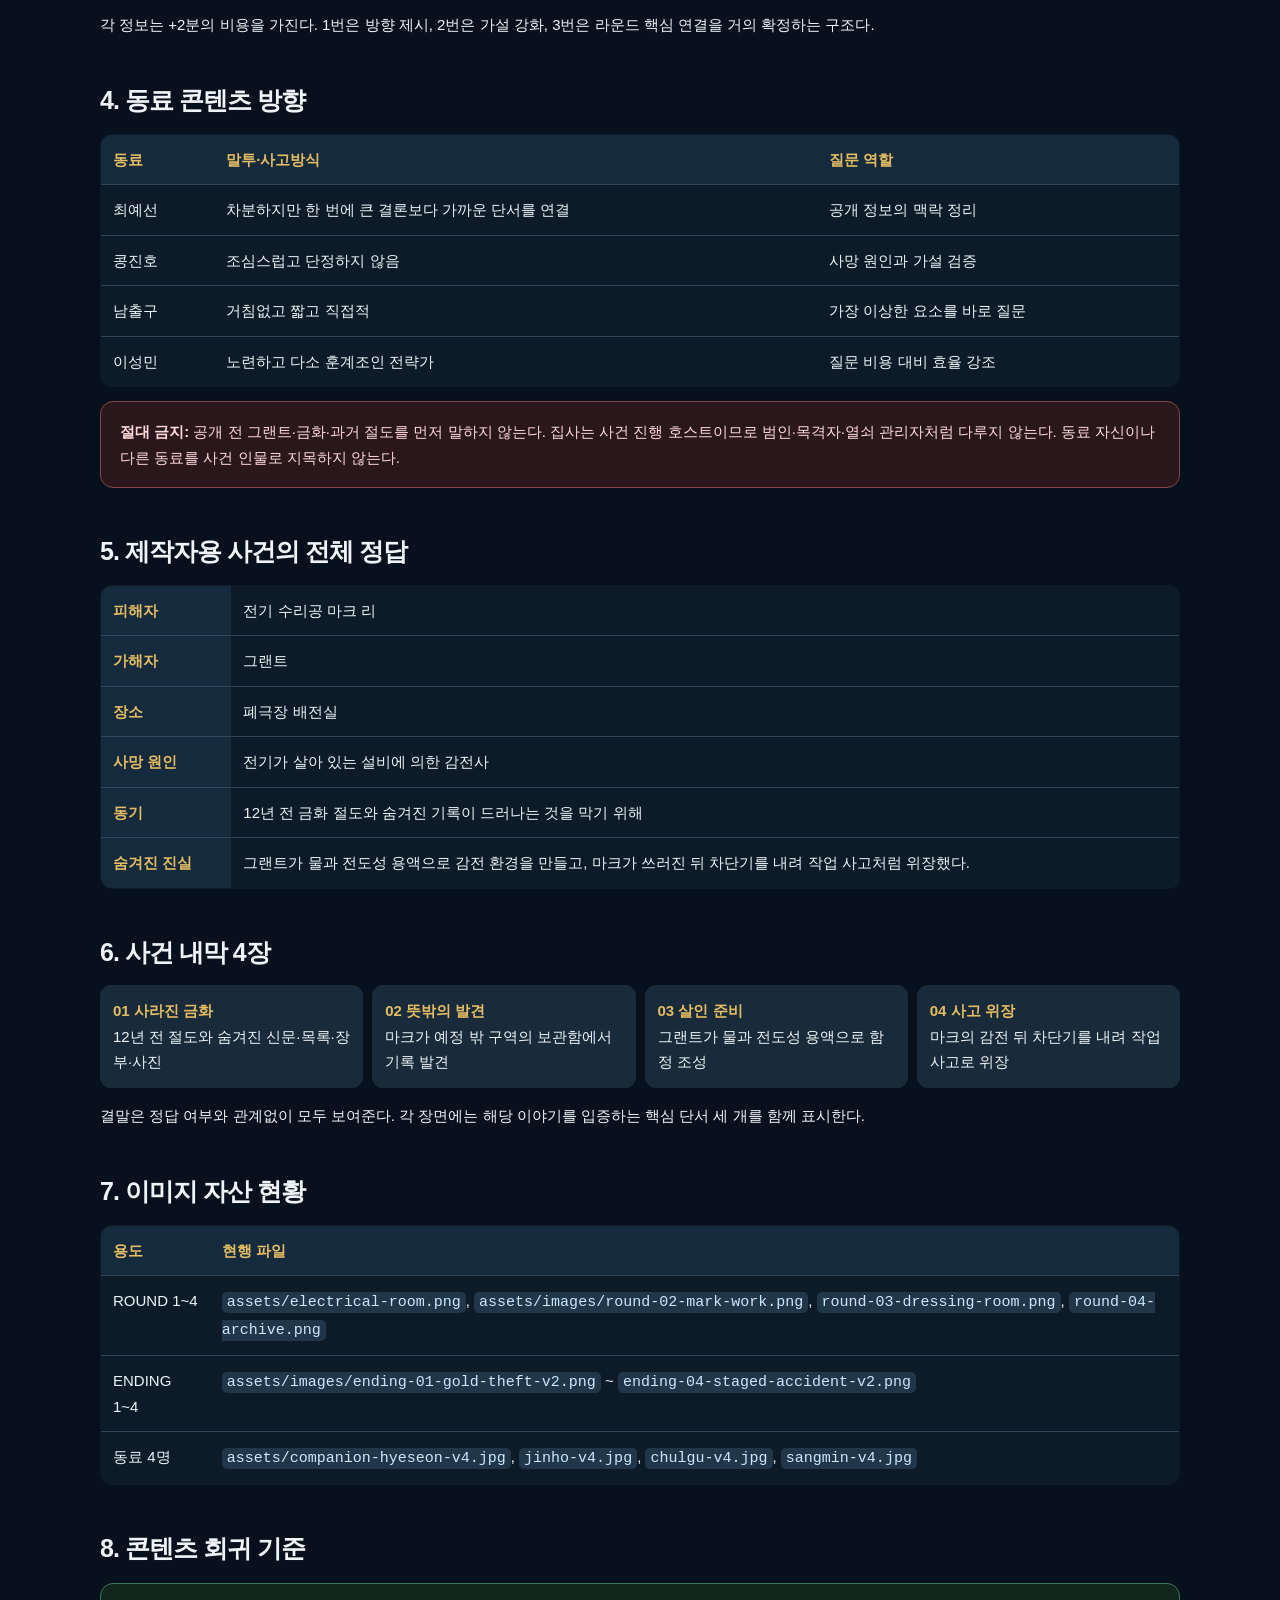
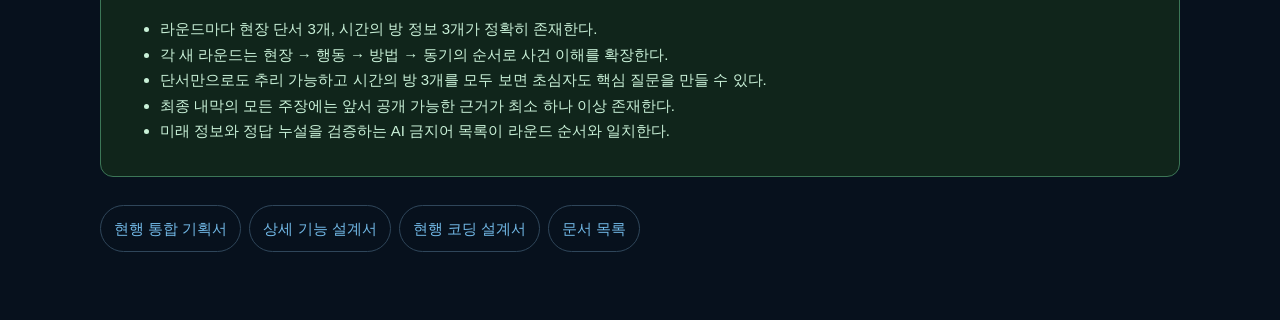
<file: docs/design/mark-death-mystery-design.html>
<!doctype html>
<html lang="ko">
<head>
  <meta charset="utf-8">
  <meta name="viewport" content="width=device-width, initial-scale=1">
  <title>마크의 마지막 수리 · 현행 사건 콘텐츠 기획서</title>
  <style>
    :root{--bg:#07111d;--panel:#101f2e;--line:#2f465a;--text:#eef4f8;--muted:#a9b8c6;--gold:#e4bd62;--blue:#72b9e7;--red:#ef777d;--green:#77d19d}*{box-sizing:border-box}html{scroll-behavior:smooth}body{margin:0;background:radial-gradient(circle at 50% 0,#1f3d57,#07111d 48rem);color:var(--text);font:15px/1.7 "Noto Sans KR","Malgun Gothic",sans-serif}.page{width:min(1080px,calc(100% - 28px));margin:auto;padding:38px 0 72px}.cover{padding:36px;border:1px solid #3c5870;border-radius:20px;background:#091724e8;box-shadow:0 18px 50px #0007}.cover small{color:var(--gold);font-weight:900;letter-spacing:.15em}.cover h1{margin:8px 0;font-size:clamp(32px,6vw,54px);line-height:1.08;letter-spacing:-.06em}.cover p{max-width:820px;margin:0;color:#bfd0dd}.status,.card,.warn,.good{margin:14px 0;padding:17px 19px;border:1px solid var(--line);border-radius:13px;background:var(--panel)}.status{border-left:5px solid var(--green)}.warn{border-color:#84474b;background:#2a171c;color:#ffd9db}.good{border-color:#3c7657;background:#10251b;color:#c9f1d8}h2{margin:42px 0 12px;font-size:25px;letter-spacing:-.04em}h3{margin:4px 0 8px;color:var(--gold)}table{width:100%;border-collapse:collapse;overflow:hidden;border:1px solid var(--line);border-radius:12px;background:#0d1b28}th,td{padding:12px;border-bottom:1px solid var(--line);vertical-align:top;text-align:left}th{background:#152a3d;color:var(--gold)}tr:last-child td{border-bottom:0}.rounds{display:grid;grid-template-columns:repeat(2,minmax(0,1fr));gap:12px}.round{padding:18px;border:1px solid var(--line);border-radius:14px;background:linear-gradient(145deg,#13283a,#0c1925)}.round small{color:var(--gold);font-weight:900}.round b{display:block;margin:4px 0;color:#fff;font-size:20px}.round ul{margin:8px 0 0;padding-left:20px;color:#c7d5df}.truth{display:grid;grid-template-columns:repeat(4,minmax(0,1fr));gap:9px}.truth div{padding:13px;border-radius:11px;background:#192b3a}.truth b{display:block;color:var(--gold)}code{padding:2px 5px;border-radius:5px;background:#213648;color:#cbe8fb}.links{display:flex;flex-wrap:wrap;gap:8px;margin-top:28px}.links a{padding:10px 13px;border:1px solid var(--line);border-radius:99px;color:var(--blue);text-decoration:none}@media(max-width:720px){.page{width:min(100% - 20px,1080px);padding-top:18px}.cover{padding:24px 18px}.rounds,.truth{grid-template-columns:1fr}table{display:block;overflow-x:auto}th,td{min-width:135px;font-size:13px}}
  </style>
</head>
<body>
  <main class="page">
    <header class="cover">
      <small>CURRENT CONTENT PLAN · CASE 01 · 2026-07-24</small>
      <h1>마크의 마지막 수리</h1>
      <p>배포 중인 사건 데이터와 결말을 기준으로 정리한 콘텐츠 기획서다. 플레이 도중의 정보 공개 순서와 제작자용 전체 정답을 함께 기록한다.</p>
    </header>
    <section class="status"><b>현행화 완료</b><br>동료명은 최예선·콩진호·남출구·이성민으로 고정했으며, 라운드마다 현장 단서 3개와 시간의 방 정보 3개를 제공한다. 실제 데이터 원본은 <code>assets/js/case-data.js</code>다.</section>

    <h2>1. 사건의 첫 공개</h2>
    <div class="card">
      <h3>메인 개요</h3>
      <p>폭풍우가 치던 밤, 폐극장 배전실에서 전기 수리공 마크 리가 숨진 채 발견됐다. 바닥은 젖어 있고 차단기는 내려가 있다.</p>
      <h3>상세 개요</h3>
      <p>공연이 끊긴 지 오래된 폐극장에 정전 신고가 접수됐다. 마크는 배전 상태를 확인하려 혼자 들어갔으나 약속한 시간이 지나도 나오지 않았다. 비상등만 켜진 지하 배전실에는 열린 작업가방, 이상할 만큼 젖은 바닥, 내려간 차단기가 남아 있었다. 설비 고장인지 누군가 손을 댄 것인지는 알 수 없다.</p>
      <p>플레이어는 “피해자는 누구인가?”, “왜 죽었는가?”, “숨겨진 진실은 무엇인가?”라는 큰 질문에서 시작한다.</p>
    </div>

    <h2>2. 공개 정보의 계단식 구성</h2>
    <div class="rounds">
      <article class="round"><small>ROUND 1 · 현재 현장</small><b>배전실 발견 현장</b><ul><li>차단기는 내려가 있으나 원인을 단정할 수 없다.</li><li>바닥의 물은 폭풍우와 관계있어 보인다.</li><li>작업가방은 급히 놓인 듯 열려 있다.</li></ul></article>
      <article class="round"><small>ROUND 2 · 피해자의 행동</small><b>마크의 작업 흔적</b><ul><li>장갑 한쪽에 찢어진 흔적이 있다.</li><li>예정에 없던 구역을 확인한 기록이 있다.</li><li>일반 출입문보다 오래된 보관함에 어울리는 열쇠다.</li></ul></article>
      <article class="round"><small>ROUND 3 · 살인 준비</small><b>폐극장 분장실</b><ul><li>라벨 없는 무색 스프레이 병이 있다.</li><li>물에 녹을 듯한 하얀 결정이 남아 있다.</li><li>찢긴 티켓은 최근 공연의 것이 아니다.</li></ul></article>
      <article class="round"><small>ROUND 4 · 동기와 연결</small><b>과거 기록 보관실</b><ul><li>12년 전 극장 금화 절도 신문이다.</li><li>금화 목록과 보관 위치가 적힌 장부다.</li><li>사진 속 두 사람은 마크와 그랜트로 보인다.</li></ul></article>
    </div>

    <h2>3. 시간의 방 난이도 완화 설계</h2>
    <table>
      <thead><tr><th>라운드</th><th>추가 정보 1</th><th>추가 정보 2</th><th>추가 정보 3</th></tr></thead>
      <tbody>
        <tr><td>1</td><td>빗물만으로 설명하기 어려운 물의 양</td><td>손·팔의 전기 충격 가능성</td><td>차단기는 쓰러진 뒤 내려간 정황</td></tr>
        <tr><td>2</td><td>예정 밖 보관 공간을 확인한 메모</td><td>열쇠가 보관함 자물쇠와 일치</td><td>작업가방에 보관함 조사 메모</td></tr>
        <tr><td>3</td><td>하얀 잔류물의 전도성</td><td>스프레이가 액체 살포에 사용된 가능성</td><td>배전실 물과 분장실 잔류물의 성분 연결</td></tr>
        <tr><td>4</td><td>마크와 그랜트의 오래된 관계</td><td>그랜트에게 절도 폭로를 막을 동기</td><td>그랜트가 금화 행방과 기록을 알고 있던 정황</td></tr>
      </tbody>
    </table>
    <p>각 정보는 +2분의 비용을 가진다. 1번은 방향 제시, 2번은 가설 강화, 3번은 라운드 핵심 연결을 거의 확정하는 구조다.</p>

    <h2>4. 동료 콘텐츠 방향</h2>
    <table>
      <thead><tr><th>동료</th><th>말투·사고방식</th><th>질문 역할</th></tr></thead>
      <tbody>
        <tr><td>최예선</td><td>차분하지만 한 번에 큰 결론보다 가까운 단서를 연결</td><td>공개 정보의 맥락 정리</td></tr>
        <tr><td>콩진호</td><td>조심스럽고 단정하지 않음</td><td>사망 원인과 가설 검증</td></tr>
        <tr><td>남출구</td><td>거침없고 짧고 직접적</td><td>가장 이상한 요소를 바로 질문</td></tr>
        <tr><td>이성민</td><td>노련하고 다소 훈계조인 전략가</td><td>질문 비용 대비 효율 강조</td></tr>
      </tbody>
    </table>
    <div class="warn"><b>절대 금지:</b> 공개 전 그랜트·금화·과거 절도를 먼저 말하지 않는다. 집사는 사건 진행 호스트이므로 범인·목격자·열쇠 관리자처럼 다루지 않는다. 동료 자신이나 다른 동료를 사건 인물로 지목하지 않는다.</div>

    <h2>5. 제작자용 사건의 전체 정답</h2>
    <table>
      <tbody>
        <tr><th>피해자</th><td>전기 수리공 마크 리</td></tr>
        <tr><th>가해자</th><td>그랜트</td></tr>
        <tr><th>장소</th><td>폐극장 배전실</td></tr>
        <tr><th>사망 원인</th><td>전기가 살아 있는 설비에 의한 감전사</td></tr>
        <tr><th>동기</th><td>12년 전 금화 절도와 숨겨진 기록이 드러나는 것을 막기 위해</td></tr>
        <tr><th>숨겨진 진실</th><td>그랜트가 물과 전도성 용액으로 감전 환경을 만들고, 마크가 쓰러진 뒤 차단기를 내려 작업 사고처럼 위장했다.</td></tr>
      </tbody>
    </table>

    <h2>6. 사건 내막 4장</h2>
    <div class="truth">
      <div><b>01 사라진 금화</b>12년 전 절도와 숨겨진 신문·목록·장부·사진</div>
      <div><b>02 뜻밖의 발견</b>마크가 예정 밖 구역의 보관함에서 기록 발견</div>
      <div><b>03 살인 준비</b>그랜트가 물과 전도성 용액으로 함정 조성</div>
      <div><b>04 사고 위장</b>마크의 감전 뒤 차단기를 내려 작업 사고로 위장</div>
    </div>
    <p>결말은 정답 여부와 관계없이 모두 보여준다. 각 장면에는 해당 이야기를 입증하는 핵심 단서 세 개를 함께 표시한다.</p>

    <h2>7. 이미지 자산 현황</h2>
    <table>
      <thead><tr><th>용도</th><th>현행 파일</th></tr></thead>
      <tbody>
        <tr><td>ROUND 1~4</td><td><code>assets/electrical-room.png</code>, <code>assets/images/round-02-mark-work.png</code>, <code>round-03-dressing-room.png</code>, <code>round-04-archive.png</code></td></tr>
        <tr><td>ENDING 1~4</td><td><code>assets/images/ending-01-gold-theft-v2.png</code> ~ <code>ending-04-staged-accident-v2.png</code></td></tr>
        <tr><td>동료 4명</td><td><code>assets/companion-hyeseon-v4.jpg</code>, <code>jinho-v4.jpg</code>, <code>chulgu-v4.jpg</code>, <code>sangmin-v4.jpg</code></td></tr>
      </tbody>
    </table>

    <h2>8. 콘텐츠 회귀 기준</h2>
    <div class="good">
      <ul>
        <li>라운드마다 현장 단서 3개, 시간의 방 정보 3개가 정확히 존재한다.</li>
        <li>각 새 라운드는 현장 → 행동 → 방법 → 동기의 순서로 사건 이해를 확장한다.</li>
        <li>단서만으로도 추리 가능하고 시간의 방 3개를 모두 보면 초심자도 핵심 질문을 만들 수 있다.</li>
        <li>최종 내막의 모든 주장에는 앞서 공개 가능한 근거가 최소 하나 이상 존재한다.</li>
        <li>미래 정보와 정답 누설을 검증하는 AI 금지어 목록이 라운드 순서와 일치한다.</li>
      </ul>
    </div>

    <div class="links">
      <a href="popup-four-round-mystery-game-plan.html">현행 통합 기획서</a>
      <a href="mark-death-mystery-detailed-design.html">상세 기능 설계서</a>
      <a href="popup-four-round-coding-spec.html">현행 코딩 설계서</a>
      <a href="../">문서 목록</a>
    </div>
  </main>
</body>
</html>
</file>
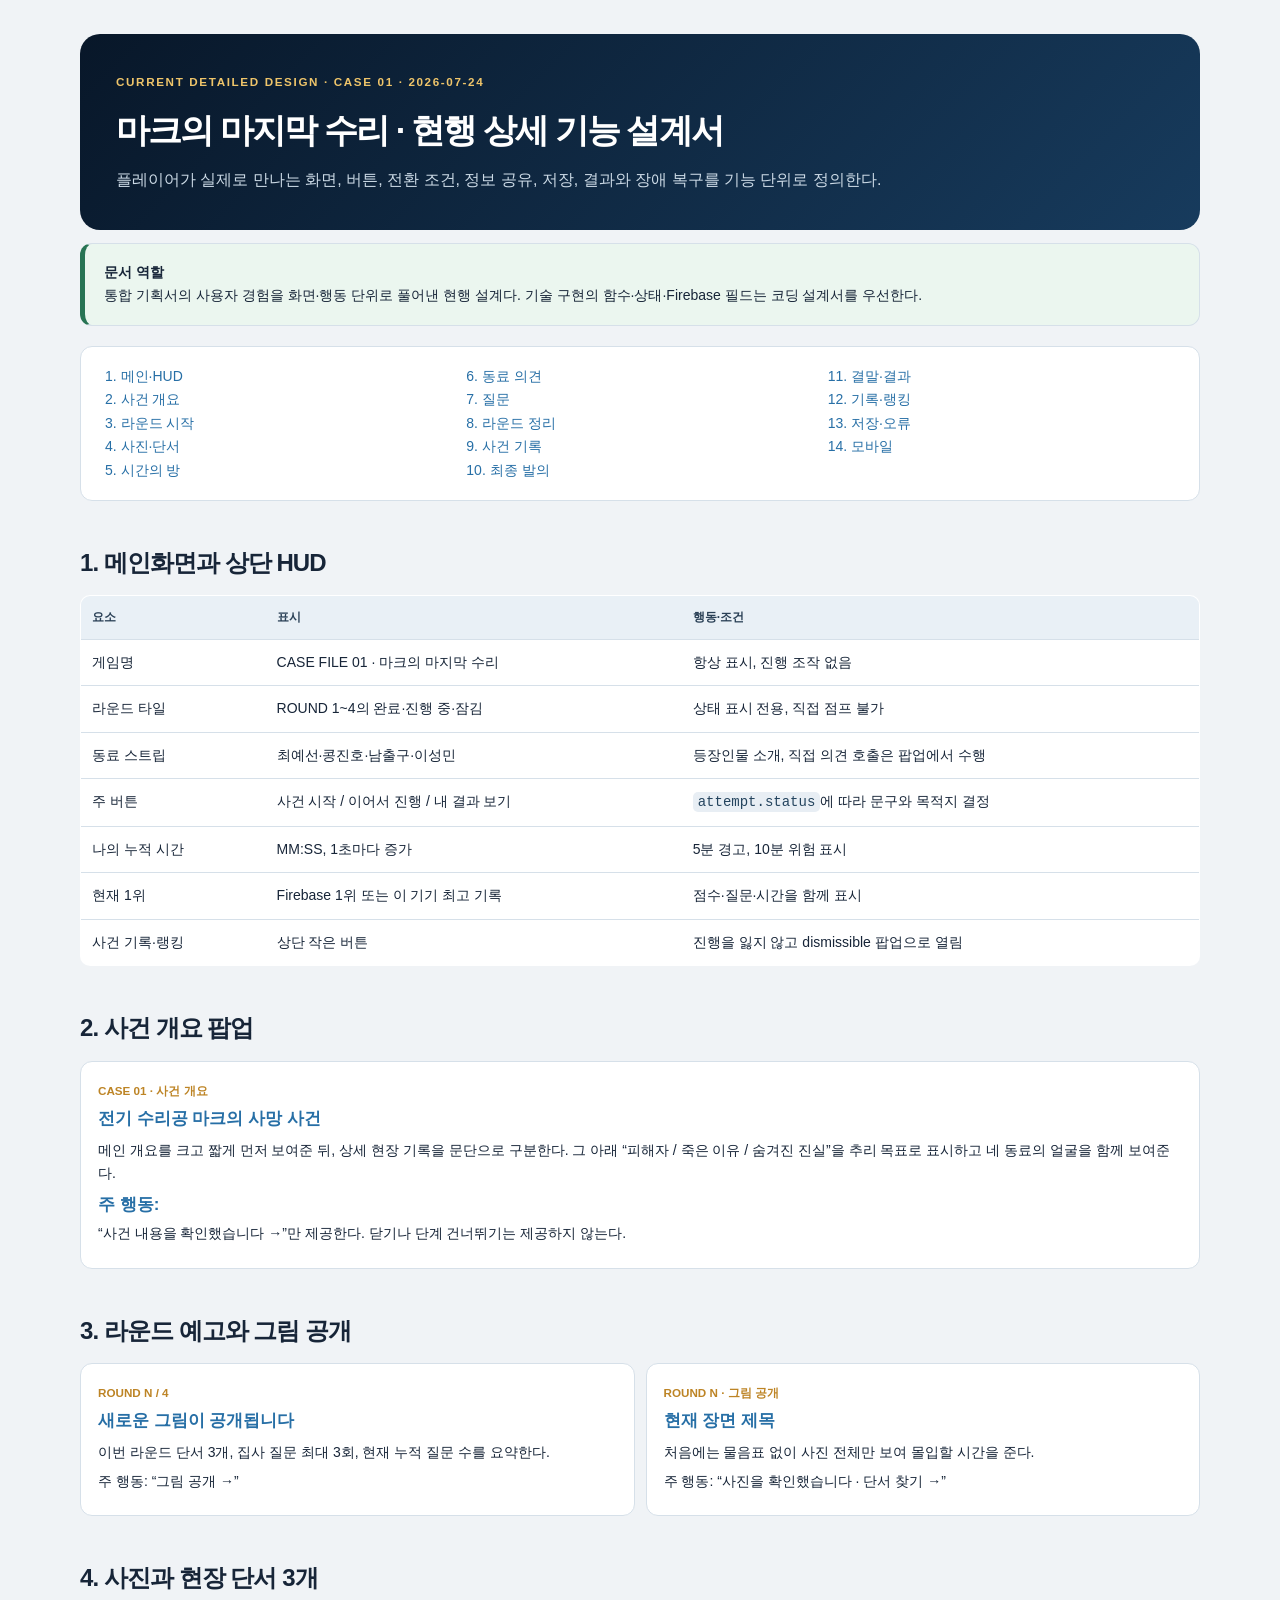
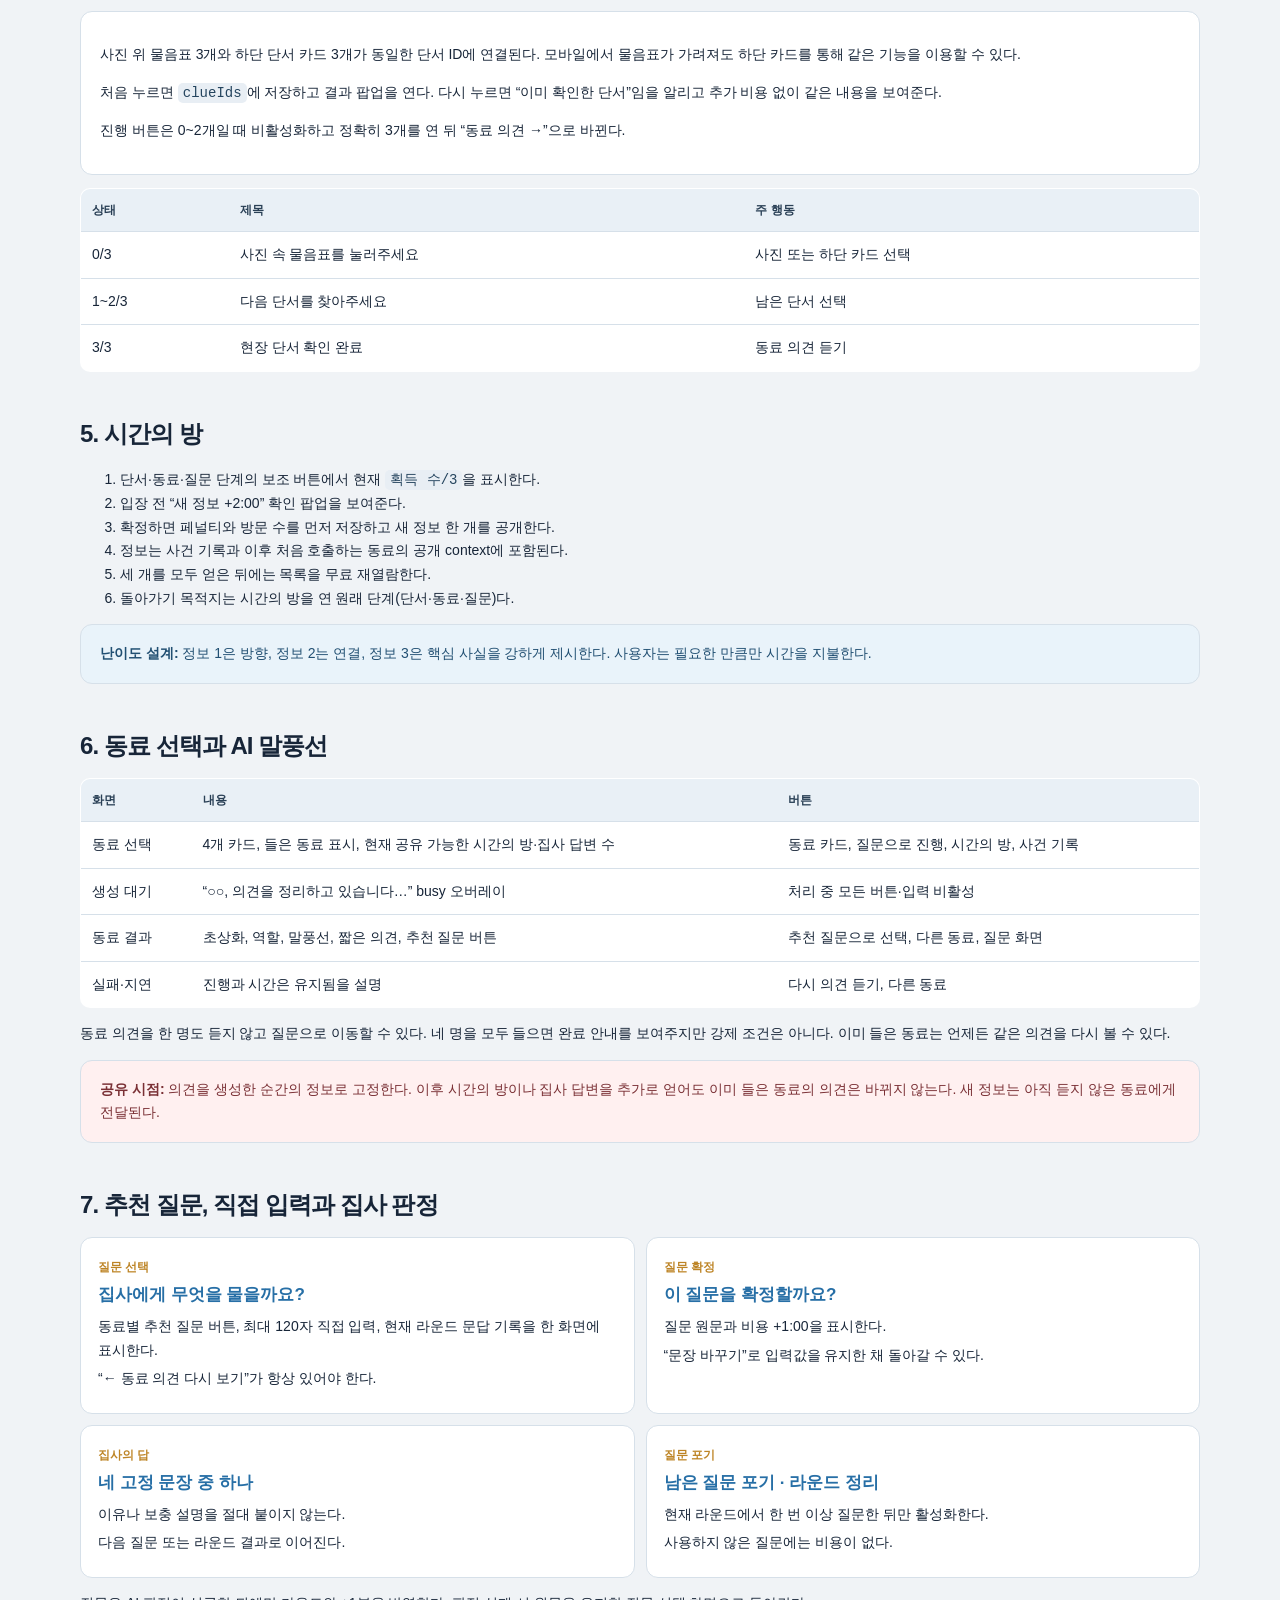
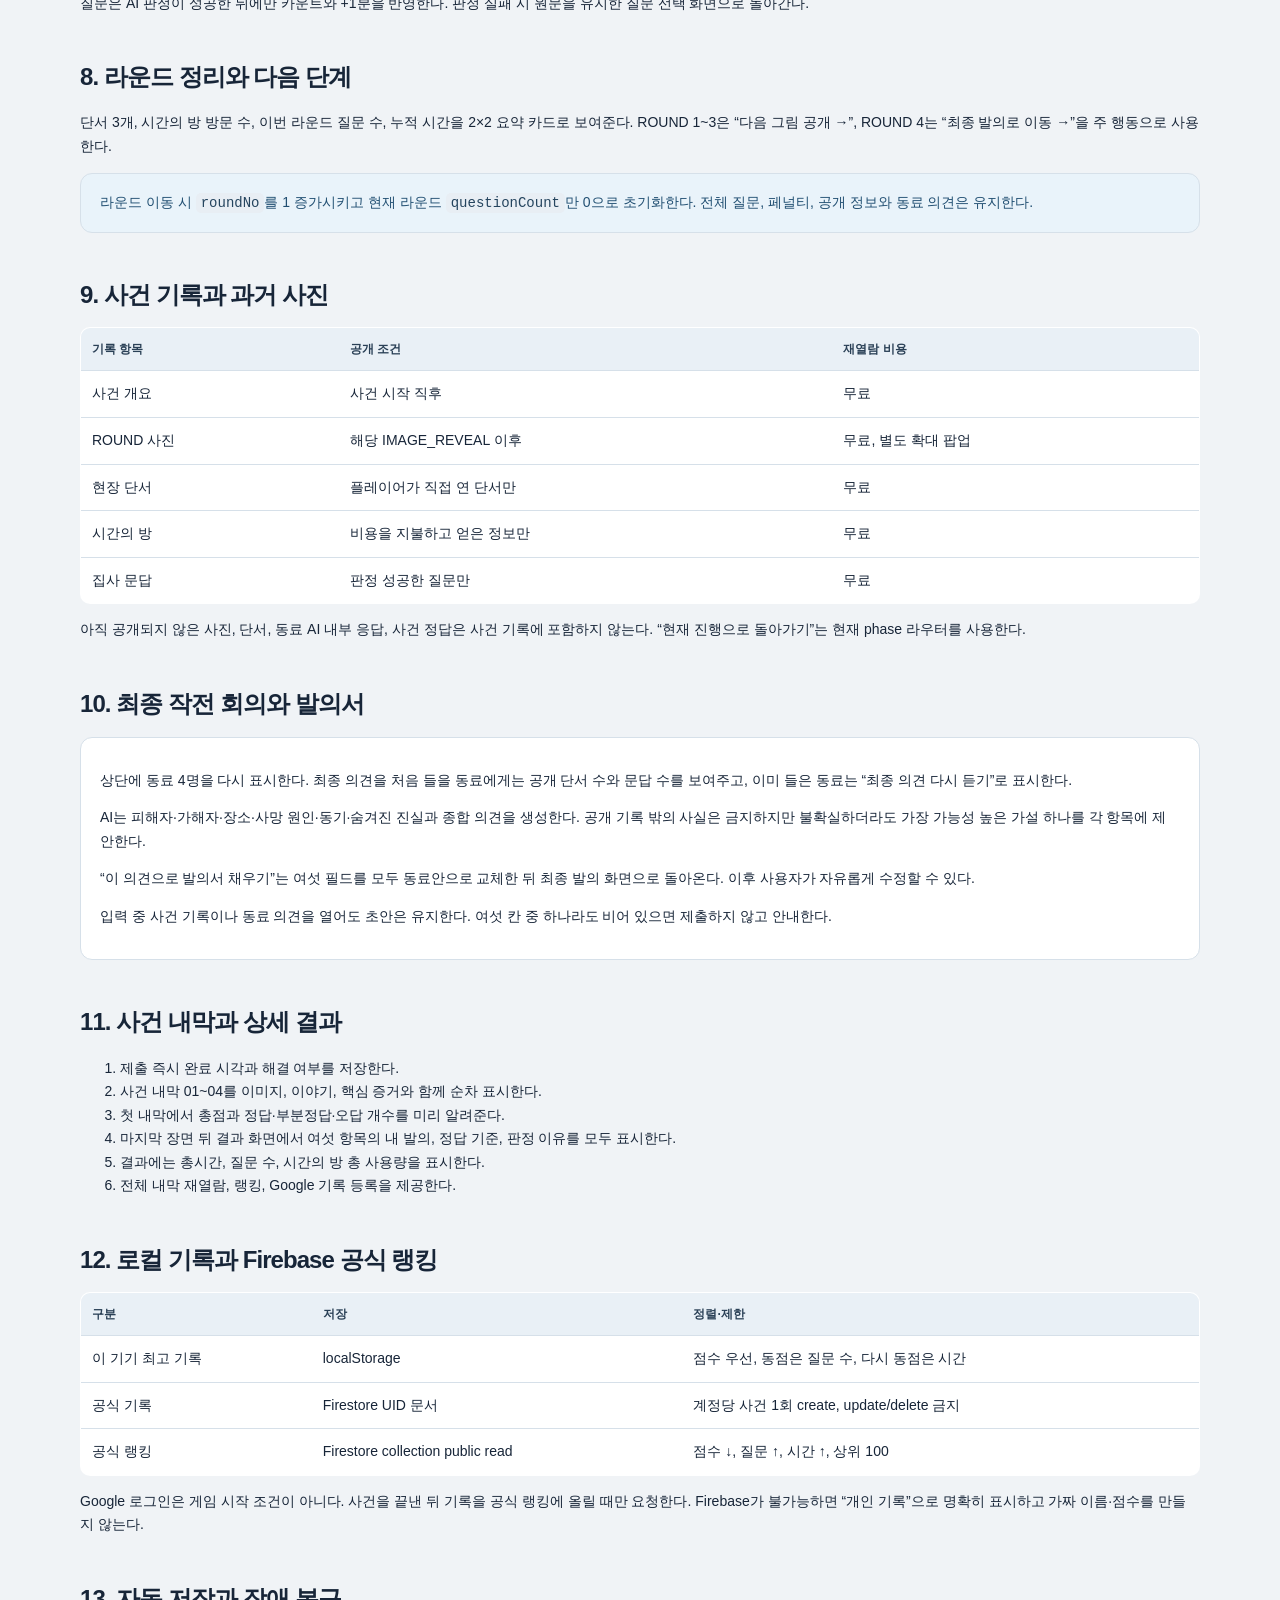
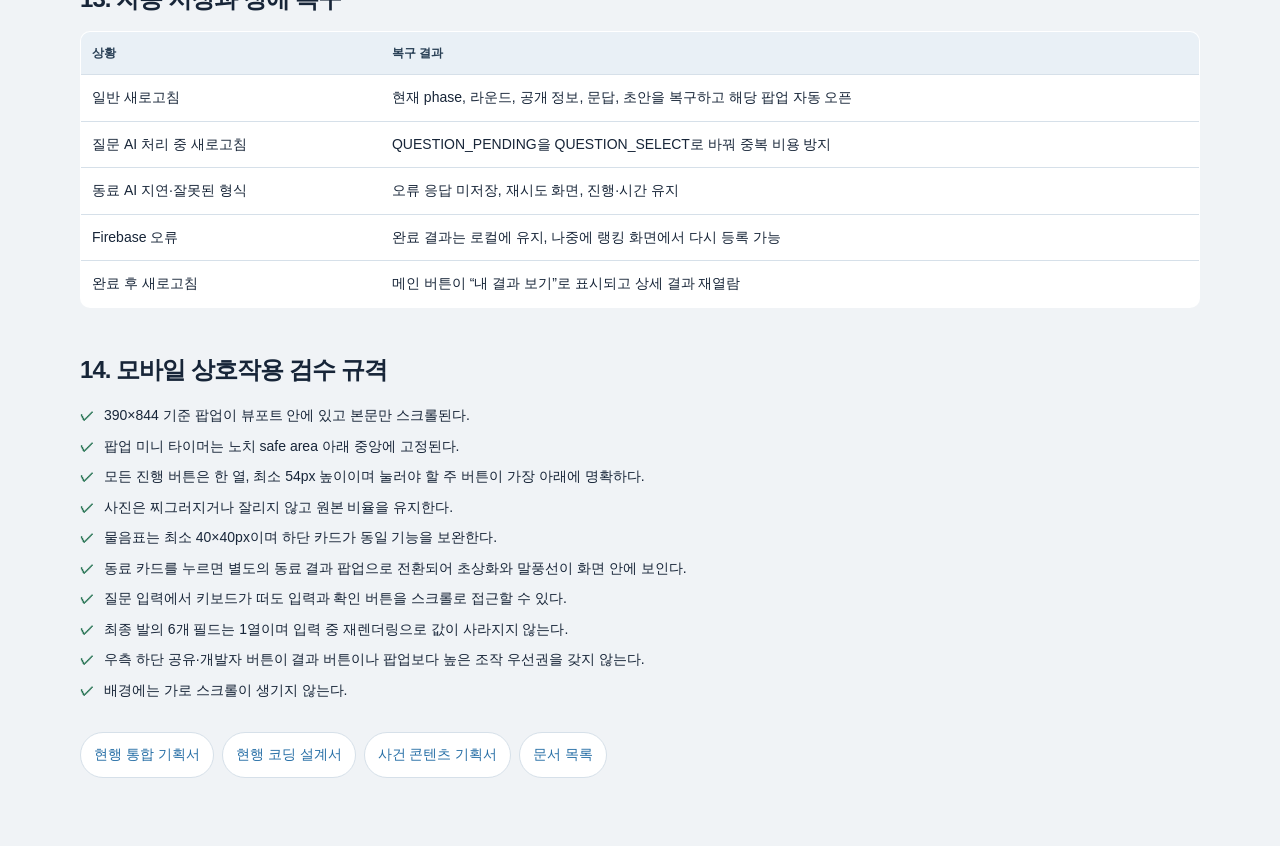
<file: docs/design/mark-death-mystery-detailed-design.html>
<!doctype html>
<html lang="ko">
<head>
  <meta charset="utf-8">
  <meta name="viewport" content="width=device-width, initial-scale=1">
  <title>마크의 마지막 수리 · 현행 상세 기능 설계서</title>
  <style>
    :root{--bg:#f0f3f6;--paper:#fff;--ink:#172538;--muted:#66758a;--line:#d6e0e9;--navy:#091a2c;--gold:#bd8425;--blue:#276fa6;--green:#287454;--red:#a74045}*{box-sizing:border-box}html{scroll-behavior:smooth}body{margin:0;background:var(--bg);color:var(--ink);font:14px/1.68 "Noto Sans KR","Malgun Gothic",sans-serif}.page{width:min(1160px,100%);margin:auto;padding:34px 20px 72px}.cover{padding:36px;border-radius:20px;background:linear-gradient(135deg,#081729,#173b5d);color:#fff}.cover small{color:#efc56a;font-weight:900;letter-spacing:.14em}.cover h1{margin:8px 0;font-size:34px;letter-spacing:-.055em}.cover p{max-width:880px;margin:0;color:#ccdae6;font-size:16px}.status,.card,.info,.warn{margin:13px 0;padding:17px 19px;border:1px solid var(--line);border-radius:12px;background:#fff}.status{border-left:5px solid var(--green);background:#ebf6ef}.info{background:#e9f3fa;color:#214f72}.warn{background:#fff0f0;color:#7a3035}.toc{columns:3;margin:20px 0;padding:18px 24px;border:1px solid var(--line);border-radius:12px;background:#fff}.toc a{display:block;color:var(--blue);text-decoration:none}h2{margin:42px 0 12px;font-size:24px;letter-spacing:-.04em}h3{margin:18px 0 7px;font-size:17px}table{width:100%;border-collapse:collapse;border:1px solid var(--line);border-radius:10px;background:#fff;overflow:hidden}th,td{padding:11px;border-bottom:1px solid var(--line);vertical-align:top;text-align:left}th{background:#e9f0f6;color:#2a4056;font-size:12px}tr:last-child td{border-bottom:0}code{padding:2px 5px;border-radius:5px;background:#e8eef4;color:#24445e}.screens{display:grid;grid-template-columns:repeat(2,minmax(0,1fr));gap:11px}.screen{padding:17px;border:1px solid var(--line);border-radius:12px;background:#fff}.screen small{color:var(--gold);font-weight:900}.screen b{display:block;margin:3px 0;color:var(--blue);font-size:17px}.screen p{margin:5px 0}.check{list-style:none;padding:0}.check li{position:relative;margin:7px 0;padding-left:24px}.check li:before{content:"✓";position:absolute;left:0;color:var(--green);font-weight:900}.links{display:flex;flex-wrap:wrap;gap:8px;margin-top:30px}.links a{padding:10px 13px;border:1px solid var(--line);border-radius:99px;background:#fff;color:var(--blue);text-decoration:none}@media(max-width:760px){.page{padding:16px 11px 50px}.cover{padding:24px 18px}.cover h1{font-size:26px}.toc{columns:1}.screens{grid-template-columns:1fr}table{display:block;overflow-x:auto}th,td{min-width:140px;font-size:12px}}
  </style>
</head>
<body>
  <main class="page">
    <header class="cover">
      <small>CURRENT DETAILED DESIGN · CASE 01 · 2026-07-24</small>
      <h1>마크의 마지막 수리 · 현행 상세 기능 설계서</h1>
      <p>플레이어가 실제로 만나는 화면, 버튼, 전환 조건, 정보 공유, 저장, 결과와 장애 복구를 기능 단위로 정의한다.</p>
    </header>
    <section class="status"><b>문서 역할</b><br>통합 기획서의 사용자 경험을 화면·행동 단위로 풀어낸 현행 설계다. 기술 구현의 함수·상태·Firebase 필드는 코딩 설계서를 우선한다.</section>
    <nav class="toc">
      <a href="#home">1. 메인·HUD</a><a href="#case">2. 사건 개요</a><a href="#round">3. 라운드 시작</a><a href="#clue">4. 사진·단서</a><a href="#room">5. 시간의 방</a><a href="#team">6. 동료 의견</a><a href="#question">7. 질문</a><a href="#summary">8. 라운드 정리</a><a href="#history">9. 사건 기록</a><a href="#final">10. 최종 발의</a><a href="#ending">11. 결말·결과</a><a href="#ranking">12. 기록·랭킹</a><a href="#resume">13. 저장·오류</a><a href="#mobile">14. 모바일</a>
    </nav>

    <h2 id="home">1. 메인화면과 상단 HUD</h2>
    <table>
      <thead><tr><th>요소</th><th>표시</th><th>행동·조건</th></tr></thead>
      <tbody>
        <tr><td>게임명</td><td>CASE FILE 01 · 마크의 마지막 수리</td><td>항상 표시, 진행 조작 없음</td></tr>
        <tr><td>라운드 타일</td><td>ROUND 1~4의 완료·진행 중·잠김</td><td>상태 표시 전용, 직접 점프 불가</td></tr>
        <tr><td>동료 스트립</td><td>최예선·콩진호·남출구·이성민</td><td>등장인물 소개, 직접 의견 호출은 팝업에서 수행</td></tr>
        <tr><td>주 버튼</td><td>사건 시작 / 이어서 진행 / 내 결과 보기</td><td><code>attempt.status</code>에 따라 문구와 목적지 결정</td></tr>
        <tr><td>나의 누적 시간</td><td>MM:SS, 1초마다 증가</td><td>5분 경고, 10분 위험 표시</td></tr>
        <tr><td>현재 1위</td><td>Firebase 1위 또는 이 기기 최고 기록</td><td>점수·질문·시간을 함께 표시</td></tr>
        <tr><td>사건 기록·랭킹</td><td>상단 작은 버튼</td><td>진행을 잃지 않고 dismissible 팝업으로 열림</td></tr>
      </tbody>
    </table>

    <h2 id="case">2. 사건 개요 팝업</h2>
    <div class="screen">
      <small>CASE 01 · 사건 개요</small><b>전기 수리공 마크의 사망 사건</b>
      <p>메인 개요를 크고 짧게 먼저 보여준 뒤, 상세 현장 기록을 문단으로 구분한다. 그 아래 “피해자 / 죽은 이유 / 숨겨진 진실”을 추리 목표로 표시하고 네 동료의 얼굴을 함께 보여준다.</p>
      <p><b>주 행동:</b> “사건 내용을 확인했습니다 →”만 제공한다. 닫기나 단계 건너뛰기는 제공하지 않는다.</p>
    </div>

    <h2 id="round">3. 라운드 예고와 그림 공개</h2>
    <div class="screens">
      <article class="screen"><small>ROUND N / 4</small><b>새로운 그림이 공개됩니다</b><p>이번 라운드 단서 3개, 집사 질문 최대 3회, 현재 누적 질문 수를 요약한다.</p><p>주 행동: “그림 공개 →”</p></article>
      <article class="screen"><small>ROUND N · 그림 공개</small><b>현재 장면 제목</b><p>처음에는 물음표 없이 사진 전체만 보여 몰입할 시간을 준다.</p><p>주 행동: “사진을 확인했습니다 · 단서 찾기 →”</p></article>
    </div>

    <h2 id="clue">4. 사진과 현장 단서 3개</h2>
    <div class="card">
      <p>사진 위 물음표 3개와 하단 단서 카드 3개가 동일한 단서 ID에 연결된다. 모바일에서 물음표가 가려져도 하단 카드를 통해 같은 기능을 이용할 수 있다.</p>
      <p>처음 누르면 <code>clueIds</code>에 저장하고 결과 팝업을 연다. 다시 누르면 “이미 확인한 단서”임을 알리고 추가 비용 없이 같은 내용을 보여준다.</p>
      <p>진행 버튼은 0~2개일 때 비활성화하고 정확히 3개를 연 뒤 “동료 의견 →”으로 바뀐다.</p>
    </div>
    <table>
      <thead><tr><th>상태</th><th>제목</th><th>주 행동</th></tr></thead>
      <tbody>
        <tr><td>0/3</td><td>사진 속 물음표를 눌러주세요</td><td>사진 또는 하단 카드 선택</td></tr>
        <tr><td>1~2/3</td><td>다음 단서를 찾아주세요</td><td>남은 단서 선택</td></tr>
        <tr><td>3/3</td><td>현장 단서 확인 완료</td><td>동료 의견 듣기</td></tr>
      </tbody>
    </table>

    <h2 id="room">5. 시간의 방</h2>
    <ol>
      <li>단서·동료·질문 단계의 보조 버튼에서 현재 <code>획득 수/3</code>을 표시한다.</li>
      <li>입장 전 “새 정보 +2:00” 확인 팝업을 보여준다.</li>
      <li>확정하면 페널티와 방문 수를 먼저 저장하고 새 정보 한 개를 공개한다.</li>
      <li>정보는 사건 기록과 이후 처음 호출하는 동료의 공개 context에 포함된다.</li>
      <li>세 개를 모두 얻은 뒤에는 목록을 무료 재열람한다.</li>
      <li>돌아가기 목적지는 시간의 방을 연 원래 단계(단서·동료·질문)다.</li>
    </ol>
    <div class="info"><b>난이도 설계:</b> 정보 1은 방향, 정보 2는 연결, 정보 3은 핵심 사실을 강하게 제시한다. 사용자는 필요한 만큼만 시간을 지불한다.</div>

    <h2 id="team">6. 동료 선택과 AI 말풍선</h2>
    <table>
      <thead><tr><th>화면</th><th>내용</th><th>버튼</th></tr></thead>
      <tbody>
        <tr><td>동료 선택</td><td>4개 카드, 들은 동료 표시, 현재 공유 가능한 시간의 방·집사 답변 수</td><td>동료 카드, 질문으로 진행, 시간의 방, 사건 기록</td></tr>
        <tr><td>생성 대기</td><td>“○○, 의견을 정리하고 있습니다…” busy 오버레이</td><td>처리 중 모든 버튼·입력 비활성</td></tr>
        <tr><td>동료 결과</td><td>초상화, 역할, 말풍선, 짧은 의견, 추천 질문 버튼</td><td>추천 질문으로 선택, 다른 동료, 질문 화면</td></tr>
        <tr><td>실패·지연</td><td>진행과 시간은 유지됨을 설명</td><td>다시 의견 듣기, 다른 동료</td></tr>
      </tbody>
    </table>
    <p>동료 의견을 한 명도 듣지 않고 질문으로 이동할 수 있다. 네 명을 모두 들으면 완료 안내를 보여주지만 강제 조건은 아니다. 이미 들은 동료는 언제든 같은 의견을 다시 볼 수 있다.</p>
    <div class="warn"><b>공유 시점:</b> 의견을 생성한 순간의 정보로 고정한다. 이후 시간의 방이나 집사 답변을 추가로 얻어도 이미 들은 동료의 의견은 바뀌지 않는다. 새 정보는 아직 듣지 않은 동료에게 전달된다.</div>

    <h2 id="question">7. 추천 질문, 직접 입력과 집사 판정</h2>
    <div class="screens">
      <article class="screen"><small>질문 선택</small><b>집사에게 무엇을 물을까요?</b><p>동료별 추천 질문 버튼, 최대 120자 직접 입력, 현재 라운드 문답 기록을 한 화면에 표시한다.</p><p>“← 동료 의견 다시 보기”가 항상 있어야 한다.</p></article>
      <article class="screen"><small>질문 확정</small><b>이 질문을 확정할까요?</b><p>질문 원문과 비용 +1:00을 표시한다.</p><p>“문장 바꾸기”로 입력값을 유지한 채 돌아갈 수 있다.</p></article>
      <article class="screen"><small>집사의 답</small><b>네 고정 문장 중 하나</b><p>이유나 보충 설명을 절대 붙이지 않는다.</p><p>다음 질문 또는 라운드 결과로 이어진다.</p></article>
      <article class="screen"><small>질문 포기</small><b>남은 질문 포기 · 라운드 정리</b><p>현재 라운드에서 한 번 이상 질문한 뒤만 활성화한다.</p><p>사용하지 않은 질문에는 비용이 없다.</p></article>
    </div>
    <p>질문은 AI 판정이 성공한 뒤에만 카운트와 +1분을 반영한다. 판정 실패 시 원문을 유지한 질문 선택 화면으로 돌아간다.</p>

    <h2 id="summary">8. 라운드 정리와 다음 단계</h2>
    <p>단서 3개, 시간의 방 방문 수, 이번 라운드 질문 수, 누적 시간을 2×2 요약 카드로 보여준다. ROUND 1~3은 “다음 그림 공개 →”, ROUND 4는 “최종 발의로 이동 →”을 주 행동으로 사용한다.</p>
    <div class="info">라운드 이동 시 <code>roundNo</code>를 1 증가시키고 현재 라운드 <code>questionCount</code>만 0으로 초기화한다. 전체 질문, 페널티, 공개 정보와 동료 의견은 유지한다.</div>

    <h2 id="history">9. 사건 기록과 과거 사진</h2>
    <table>
      <thead><tr><th>기록 항목</th><th>공개 조건</th><th>재열람 비용</th></tr></thead>
      <tbody>
        <tr><td>사건 개요</td><td>사건 시작 직후</td><td>무료</td></tr>
        <tr><td>ROUND 사진</td><td>해당 IMAGE_REVEAL 이후</td><td>무료, 별도 확대 팝업</td></tr>
        <tr><td>현장 단서</td><td>플레이어가 직접 연 단서만</td><td>무료</td></tr>
        <tr><td>시간의 방</td><td>비용을 지불하고 얻은 정보만</td><td>무료</td></tr>
        <tr><td>집사 문답</td><td>판정 성공한 질문만</td><td>무료</td></tr>
      </tbody>
    </table>
    <p>아직 공개되지 않은 사진, 단서, 동료 AI 내부 응답, 사건 정답은 사건 기록에 포함하지 않는다. “현재 진행으로 돌아가기”는 현재 phase 라우터를 사용한다.</p>

    <h2 id="final">10. 최종 작전 회의와 발의서</h2>
    <div class="card">
      <p>상단에 동료 4명을 다시 표시한다. 최종 의견을 처음 들을 동료에게는 공개 단서 수와 문답 수를 보여주고, 이미 들은 동료는 “최종 의견 다시 듣기”로 표시한다.</p>
      <p>AI는 피해자·가해자·장소·사망 원인·동기·숨겨진 진실과 종합 의견을 생성한다. 공개 기록 밖의 사실은 금지하지만 불확실하더라도 가장 가능성 높은 가설 하나를 각 항목에 제안한다.</p>
      <p>“이 의견으로 발의서 채우기”는 여섯 필드를 모두 동료안으로 교체한 뒤 최종 발의 화면으로 돌아온다. 이후 사용자가 자유롭게 수정할 수 있다.</p>
      <p>입력 중 사건 기록이나 동료 의견을 열어도 초안은 유지한다. 여섯 칸 중 하나라도 비어 있으면 제출하지 않고 안내한다.</p>
    </div>

    <h2 id="ending">11. 사건 내막과 상세 결과</h2>
    <ol>
      <li>제출 즉시 완료 시각과 해결 여부를 저장한다.</li>
      <li>사건 내막 01~04를 이미지, 이야기, 핵심 증거와 함께 순차 표시한다.</li>
      <li>첫 내막에서 총점과 정답·부분정답·오답 개수를 미리 알려준다.</li>
      <li>마지막 장면 뒤 결과 화면에서 여섯 항목의 내 발의, 정답 기준, 판정 이유를 모두 표시한다.</li>
      <li>결과에는 총시간, 질문 수, 시간의 방 총 사용량을 표시한다.</li>
      <li>전체 내막 재열람, 랭킹, Google 기록 등록을 제공한다.</li>
    </ol>

    <h2 id="ranking">12. 로컬 기록과 Firebase 공식 랭킹</h2>
    <table>
      <thead><tr><th>구분</th><th>저장</th><th>정렬·제한</th></tr></thead>
      <tbody>
        <tr><td>이 기기 최고 기록</td><td>localStorage</td><td>점수 우선, 동점은 질문 수, 다시 동점은 시간</td></tr>
        <tr><td>공식 기록</td><td>Firestore UID 문서</td><td>계정당 사건 1회 create, update/delete 금지</td></tr>
        <tr><td>공식 랭킹</td><td>Firestore collection public read</td><td>점수 ↓, 질문 ↑, 시간 ↑, 상위 100</td></tr>
      </tbody>
    </table>
    <p>Google 로그인은 게임 시작 조건이 아니다. 사건을 끝낸 뒤 기록을 공식 랭킹에 올릴 때만 요청한다. Firebase가 불가능하면 “개인 기록”으로 명확히 표시하고 가짜 이름·점수를 만들지 않는다.</p>

    <h2 id="resume">13. 자동 저장과 장애 복구</h2>
    <table>
      <thead><tr><th>상황</th><th>복구 결과</th></tr></thead>
      <tbody>
        <tr><td>일반 새로고침</td><td>현재 phase, 라운드, 공개 정보, 문답, 초안을 복구하고 해당 팝업 자동 오픈</td></tr>
        <tr><td>질문 AI 처리 중 새로고침</td><td>QUESTION_PENDING을 QUESTION_SELECT로 바꿔 중복 비용 방지</td></tr>
        <tr><td>동료 AI 지연·잘못된 형식</td><td>오류 응답 미저장, 재시도 화면, 진행·시간 유지</td></tr>
        <tr><td>Firebase 오류</td><td>완료 결과는 로컬에 유지, 나중에 랭킹 화면에서 다시 등록 가능</td></tr>
        <tr><td>완료 후 새로고침</td><td>메인 버튼이 “내 결과 보기”로 표시되고 상세 결과 재열람</td></tr>
      </tbody>
    </table>

    <h2 id="mobile">14. 모바일 상호작용 검수 규격</h2>
    <ul class="check">
      <li>390×844 기준 팝업이 뷰포트 안에 있고 본문만 스크롤된다.</li>
      <li>팝업 미니 타이머는 노치 safe area 아래 중앙에 고정된다.</li>
      <li>모든 진행 버튼은 한 열, 최소 54px 높이이며 눌러야 할 주 버튼이 가장 아래에 명확하다.</li>
      <li>사진은 찌그러지거나 잘리지 않고 원본 비율을 유지한다.</li>
      <li>물음표는 최소 40×40px이며 하단 카드가 동일 기능을 보완한다.</li>
      <li>동료 카드를 누르면 별도의 동료 결과 팝업으로 전환되어 초상화와 말풍선이 화면 안에 보인다.</li>
      <li>질문 입력에서 키보드가 떠도 입력과 확인 버튼을 스크롤로 접근할 수 있다.</li>
      <li>최종 발의 6개 필드는 1열이며 입력 중 재렌더링으로 값이 사라지지 않는다.</li>
      <li>우측 하단 공유·개발자 버튼이 결과 버튼이나 팝업보다 높은 조작 우선권을 갖지 않는다.</li>
      <li>배경에는 가로 스크롤이 생기지 않는다.</li>
    </ul>

    <div class="links">
      <a href="popup-four-round-mystery-game-plan.html">현행 통합 기획서</a>
      <a href="popup-four-round-coding-spec.html">현행 코딩 설계서</a>
      <a href="mark-death-mystery-design.html">사건 콘텐츠 기획서</a>
      <a href="../">문서 목록</a>
    </div>
  </main>
</body>
</html>
</file>
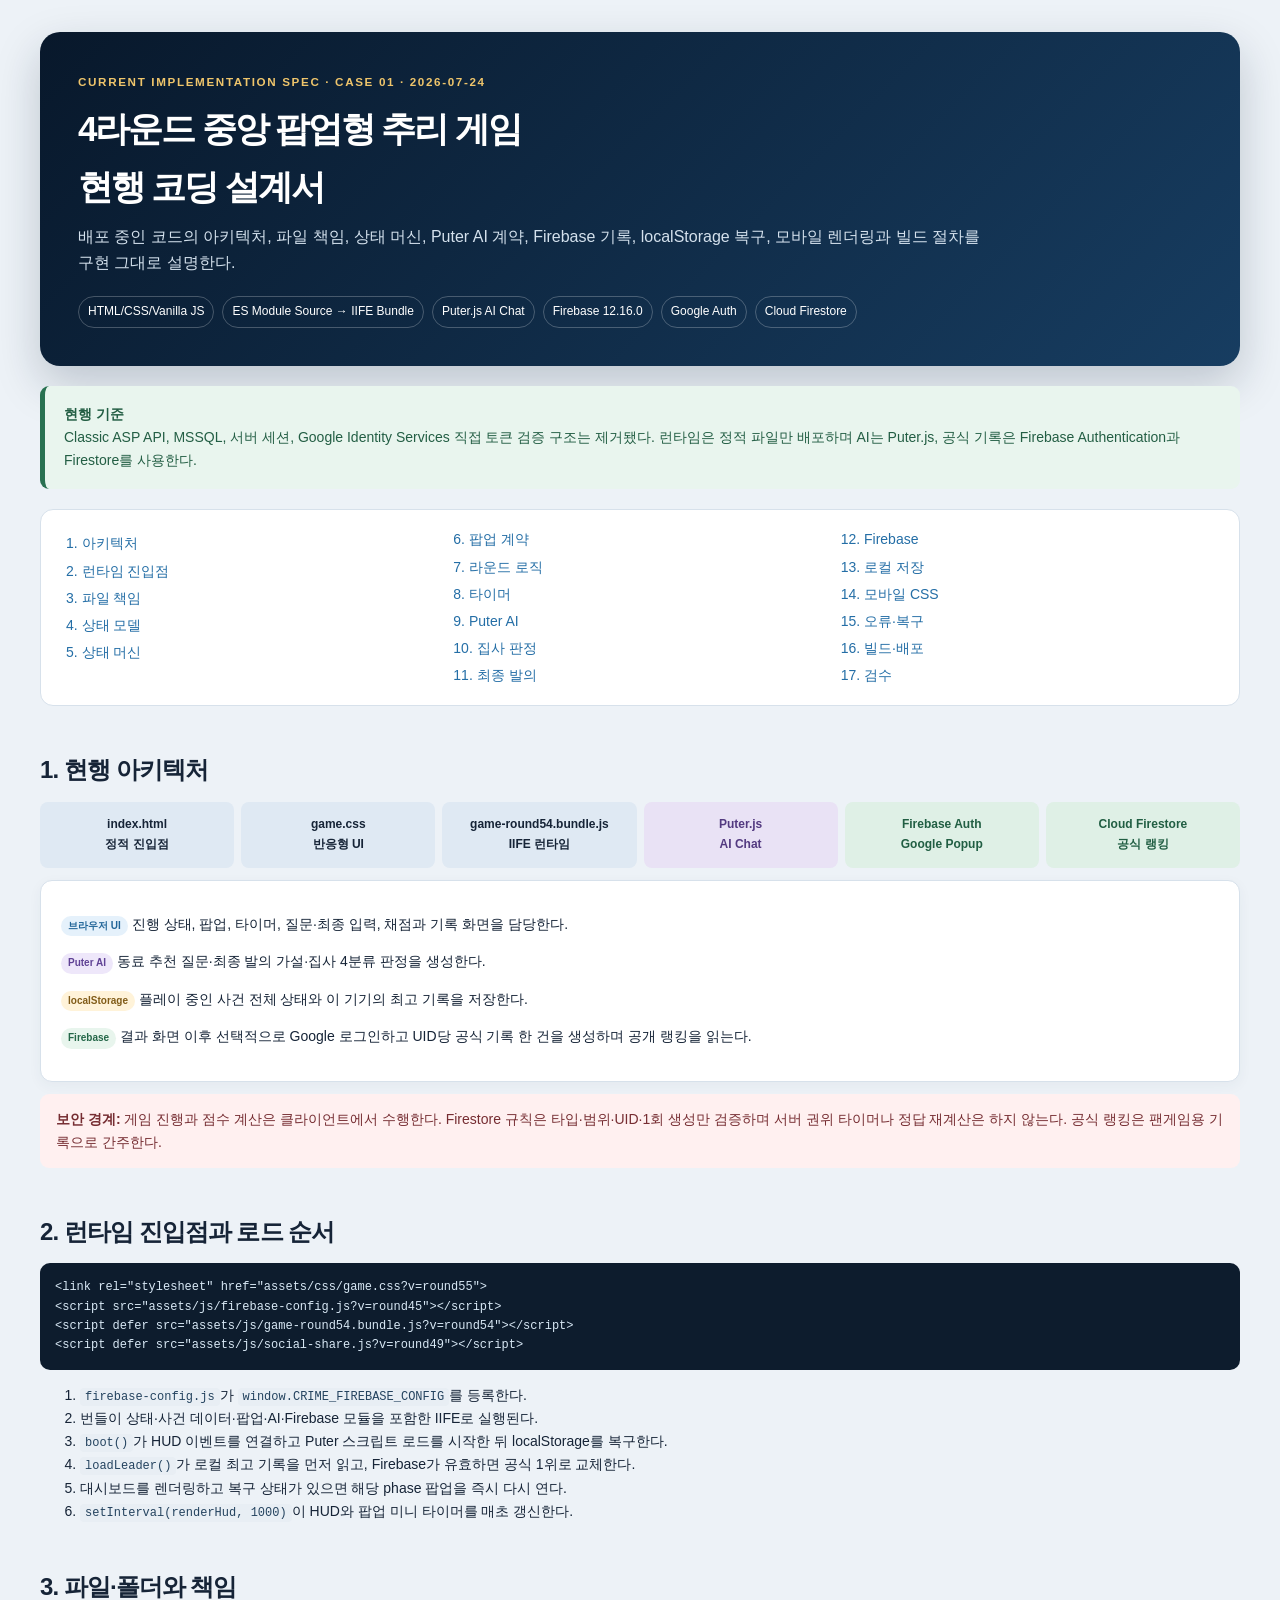
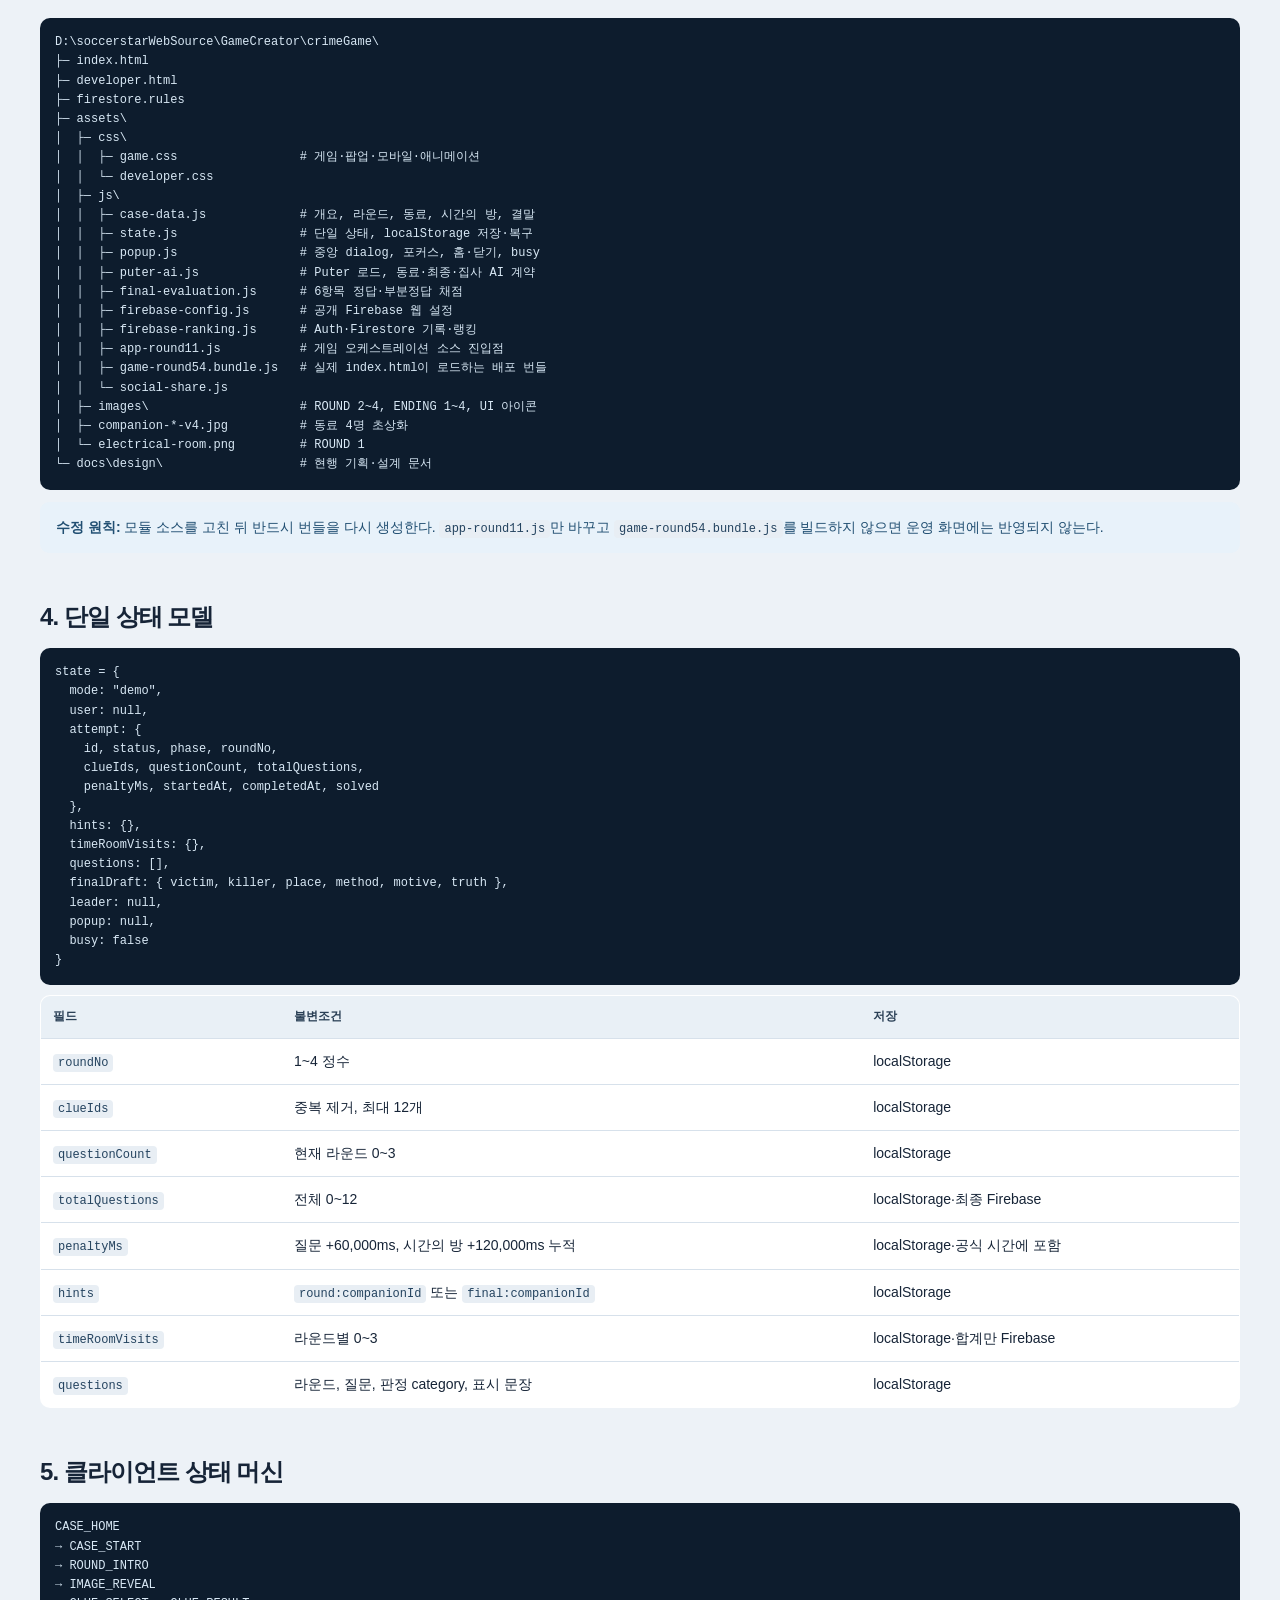
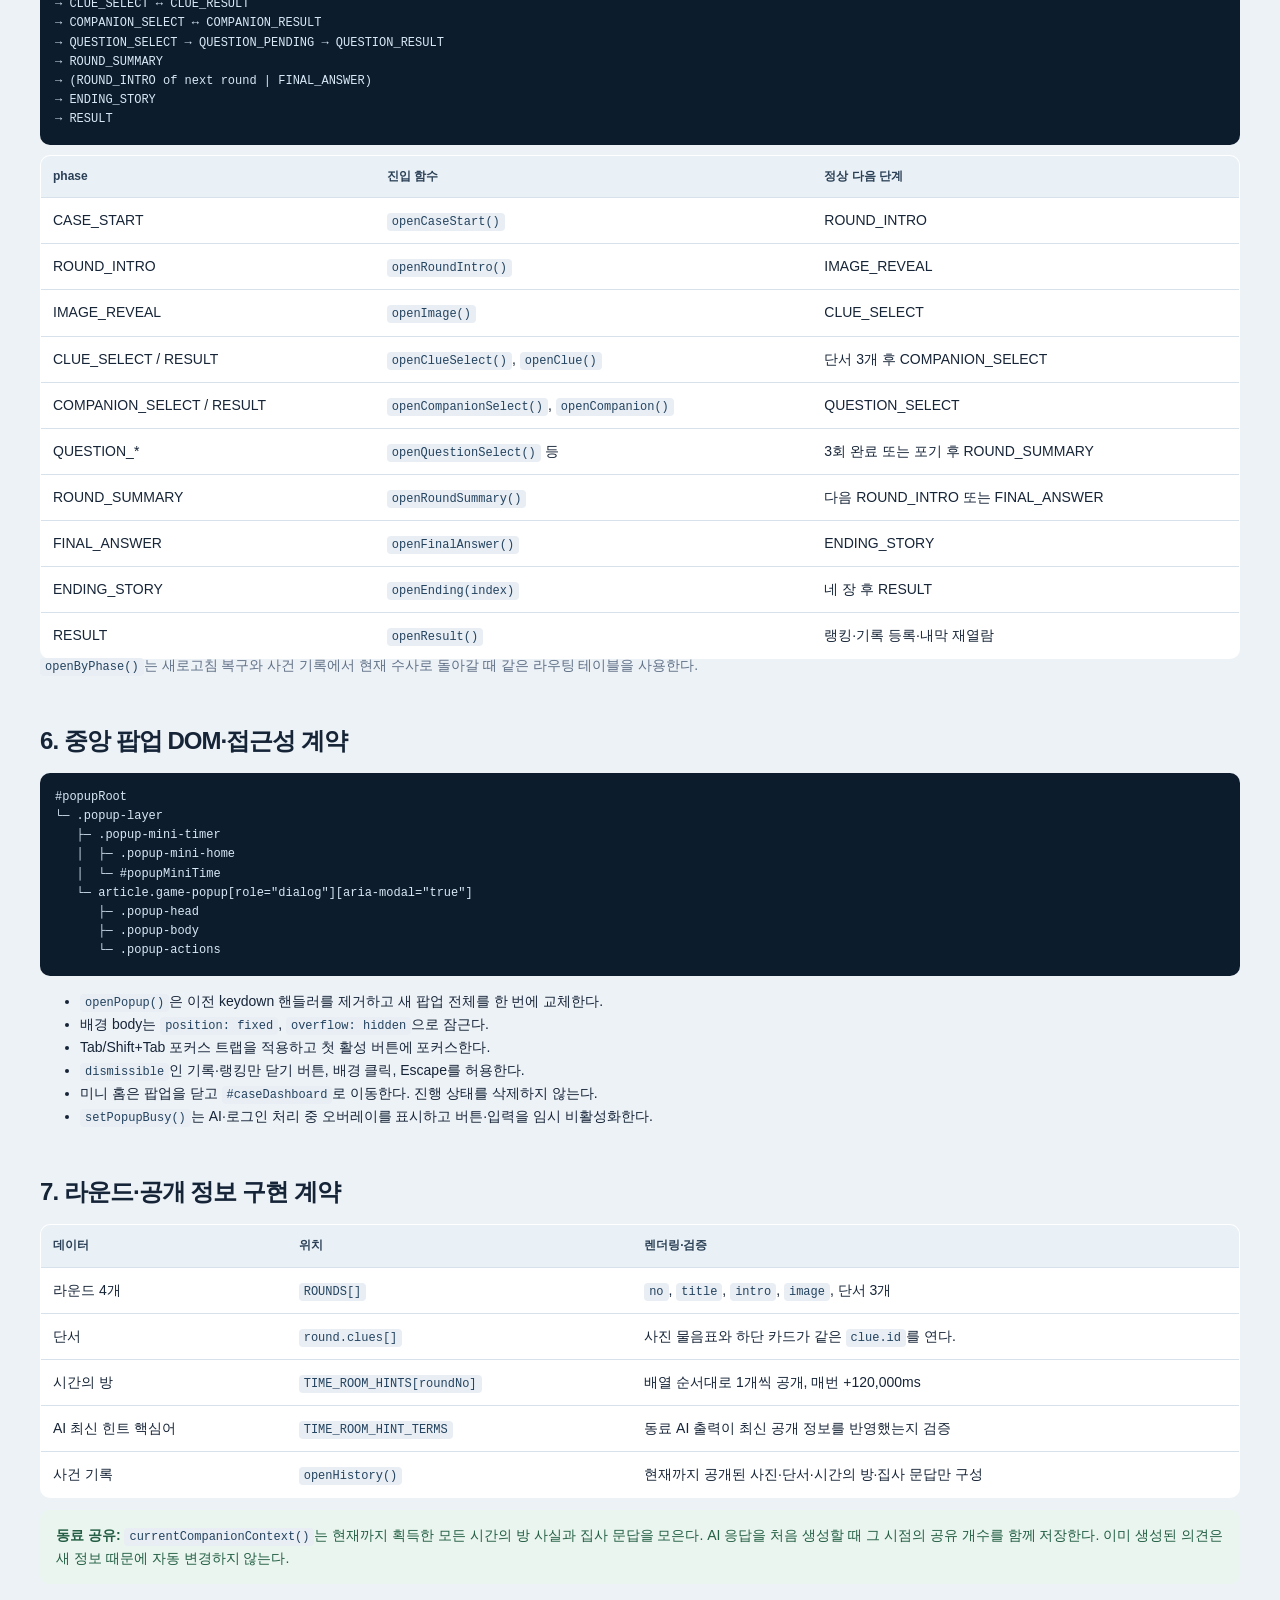
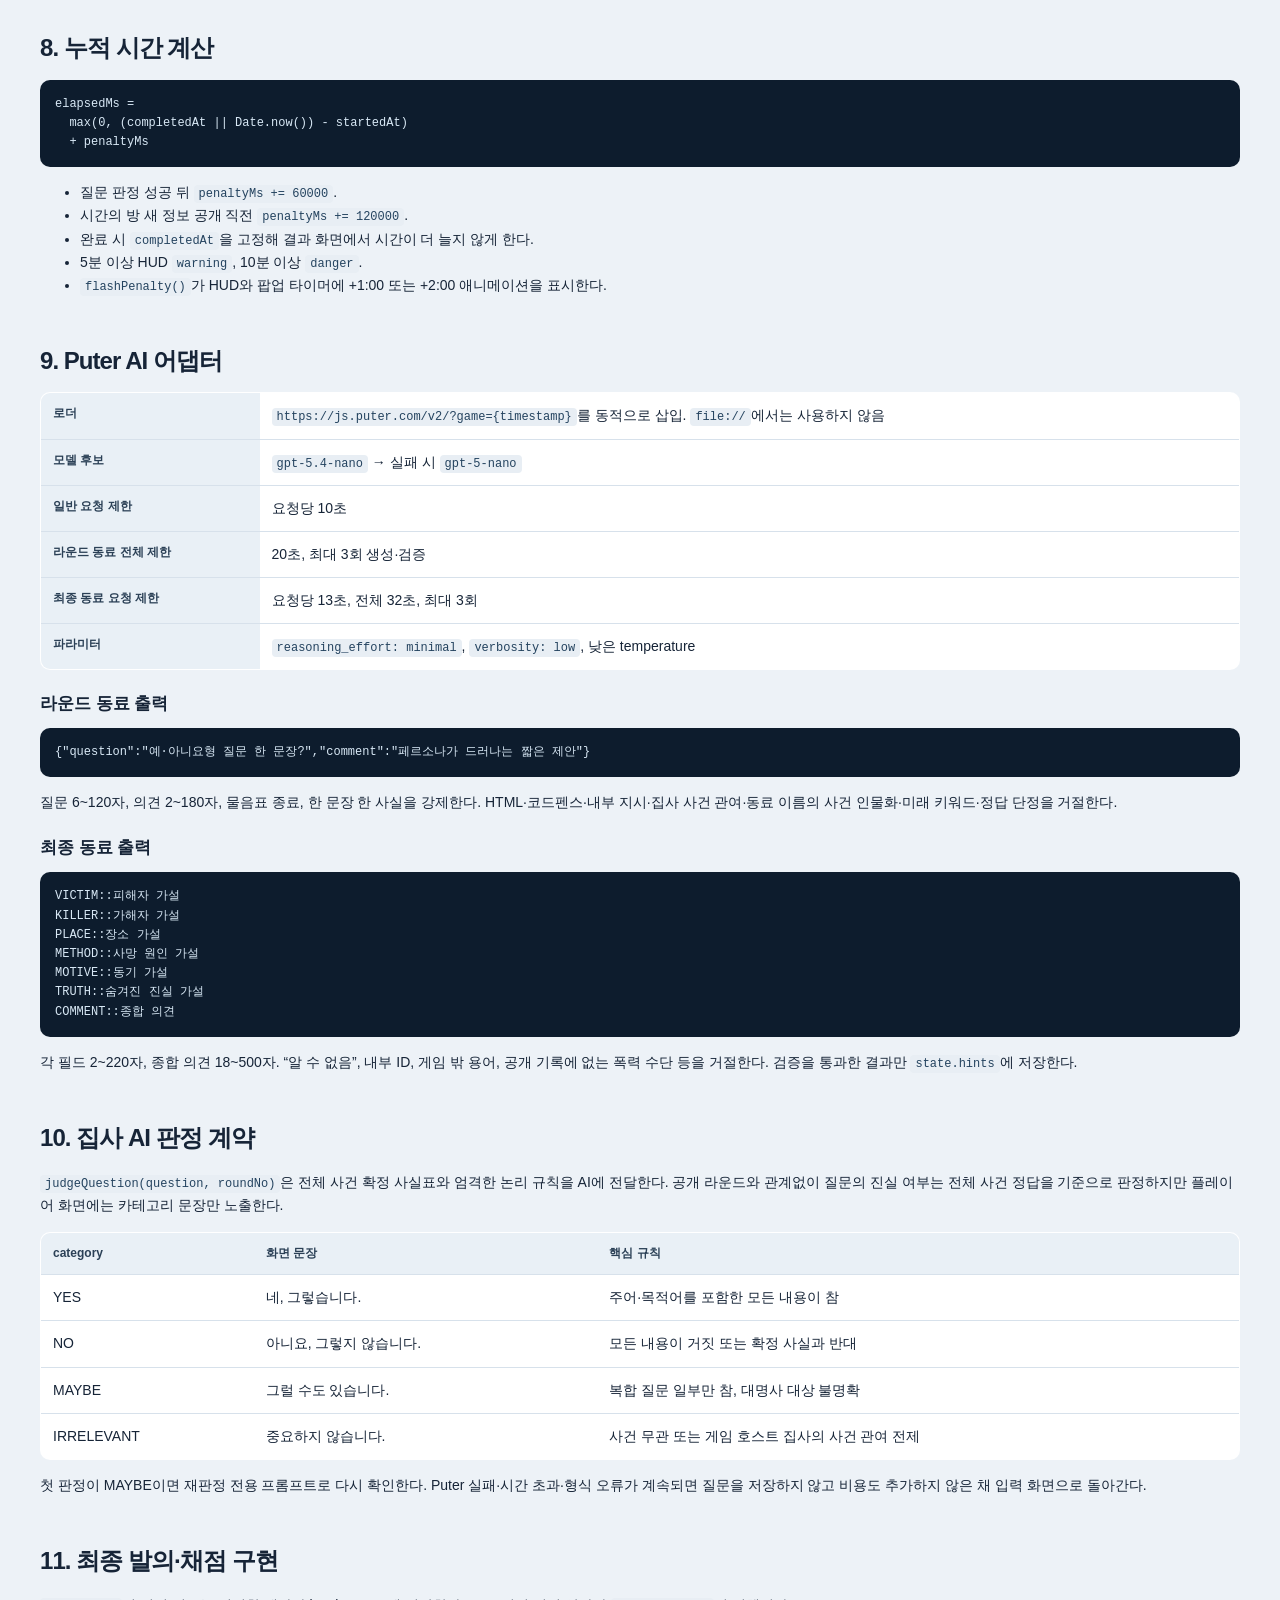
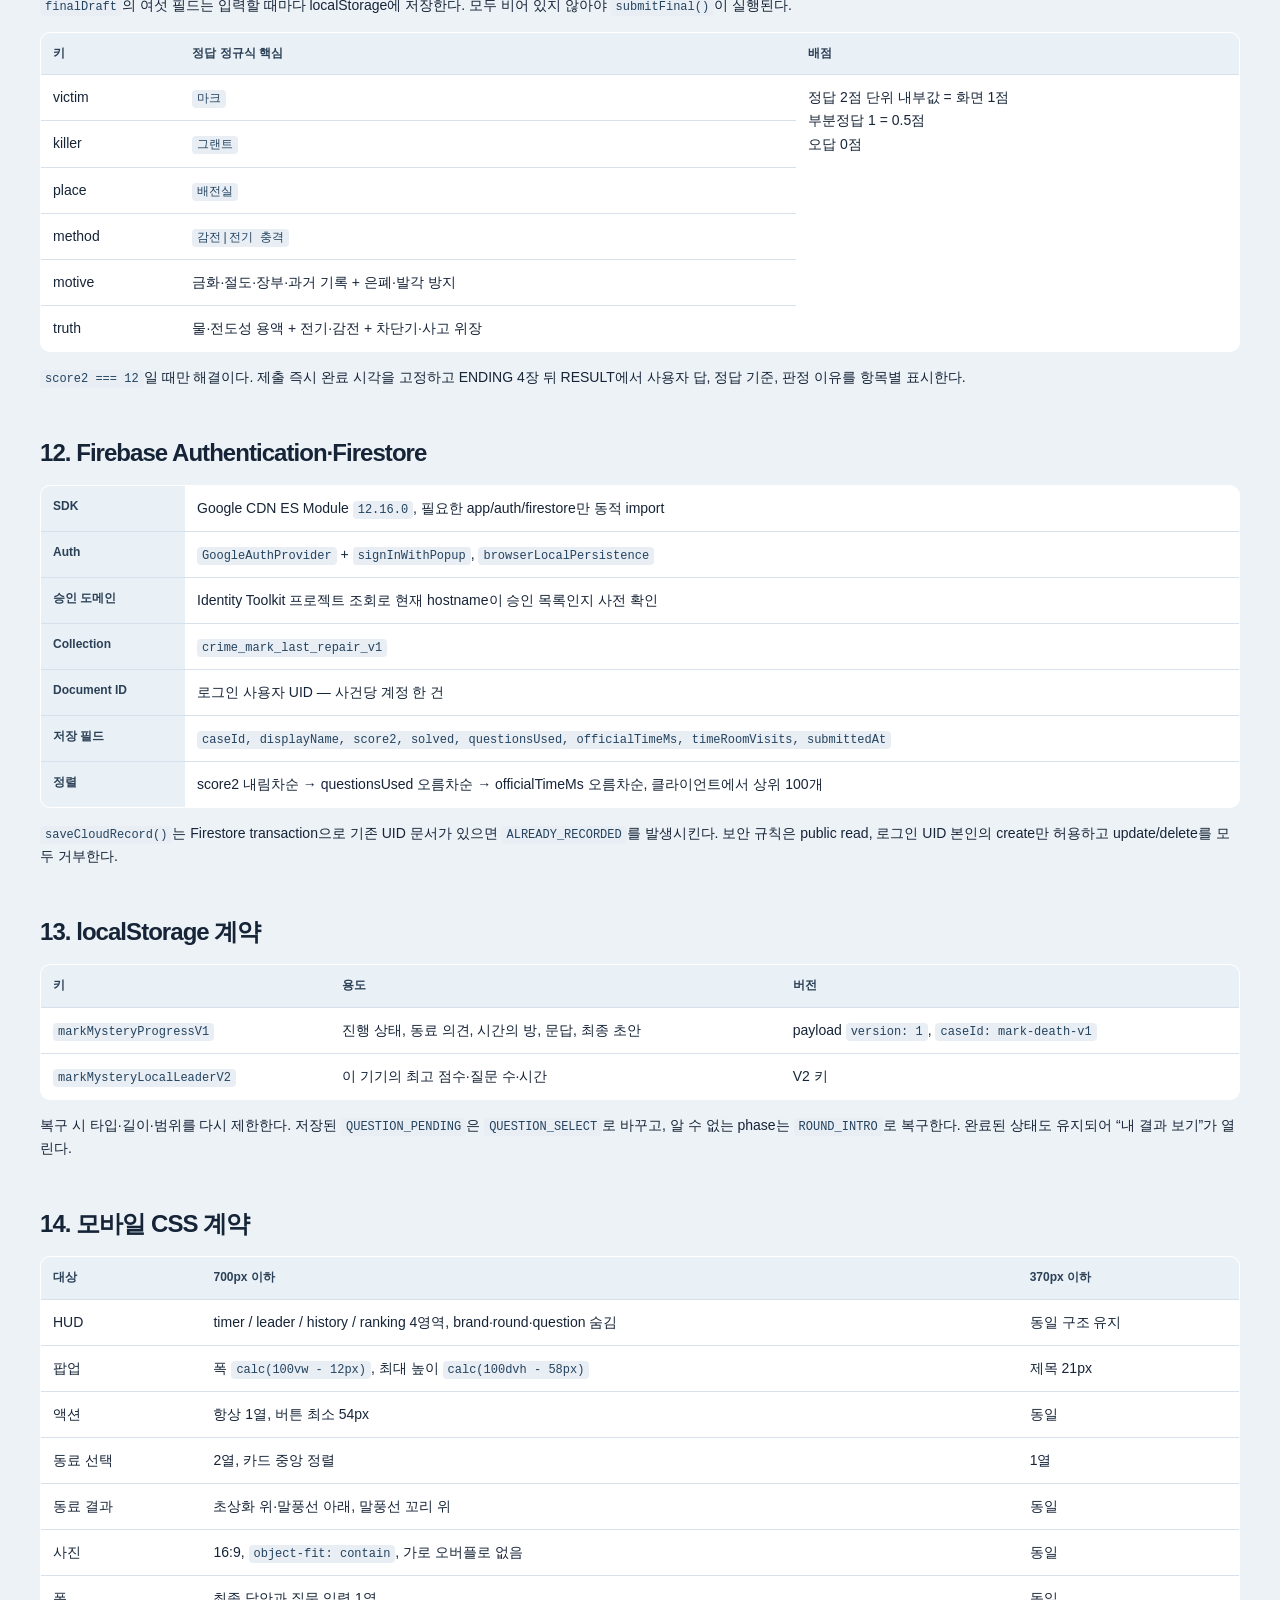
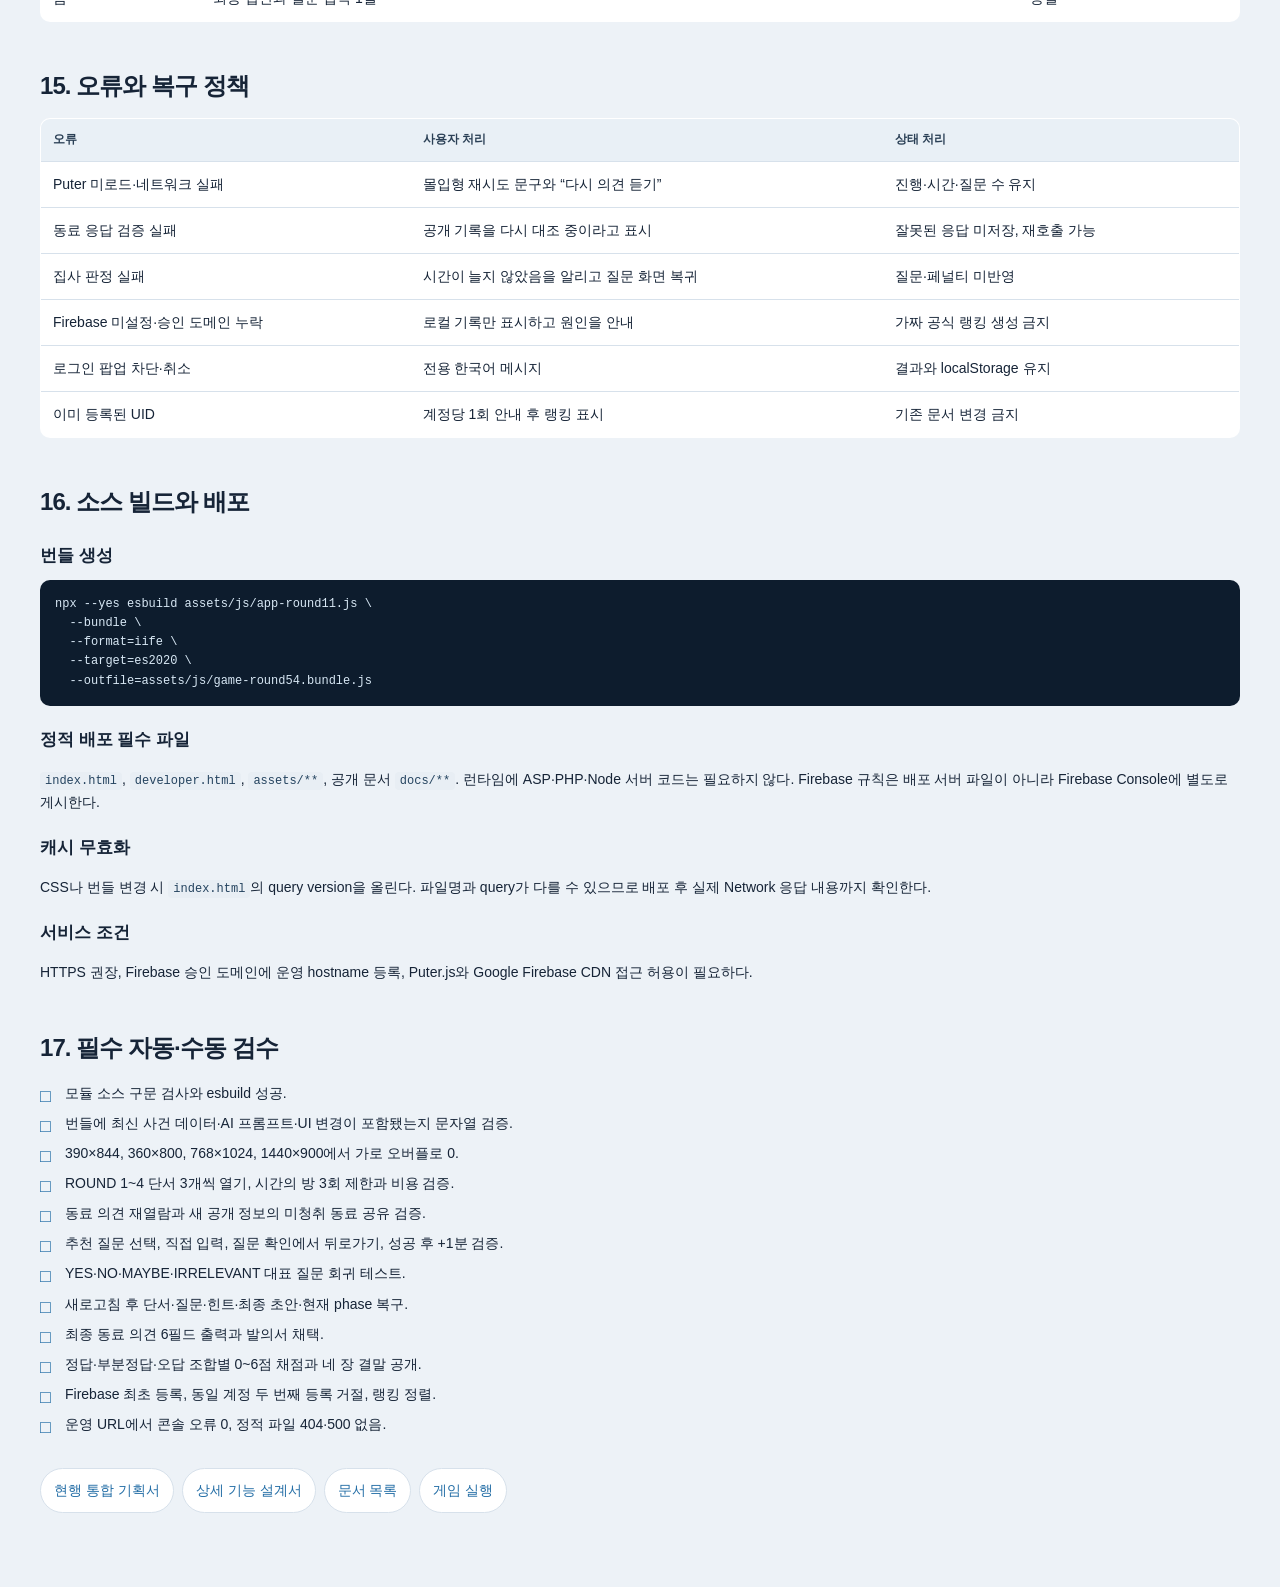
<file: docs/design/popup-four-round-coding-spec.html>
<!doctype html>
<html lang="ko">
<head>
  <meta charset="utf-8">
  <meta name="viewport" content="width=device-width, initial-scale=1">
  <meta name="theme-color" content="#0b1b30">
  <title>마크의 마지막 수리 · 현행 코딩 설계서</title>
  <style>
    :root{--bg:#edf2f7;--paper:#fff;--ink:#162437;--muted:#617187;--line:#d7e1eb;--navy:#0b1b30;--blue:#246ea6;--gold:#bd8425;--red:#a33b42;--green:#297151;--violet:#65449a}
    *{box-sizing:border-box}html{scroll-behavior:smooth}body{margin:0;background:var(--bg);color:var(--ink);font:14px/1.65 "Noto Sans KR","Malgun Gothic",sans-serif}.page{width:min(1240px,100%);margin:auto;padding:32px 20px 74px}.cover{padding:38px;border-radius:20px;background:linear-gradient(135deg,#08182b,#173d61);color:#fff;box-shadow:0 18px 45px #10233a36}.cover small{color:#efc56b;font-weight:900;letter-spacing:.14em}.cover h1{margin:7px 0 8px;font-size:35px;letter-spacing:-.06em}.cover p{max-width:920px;margin:0;color:#d4e1ed;font-size:16px}.meta{display:flex;gap:8px;flex-wrap:wrap;margin-top:20px}.meta span{padding:5px 9px;border:1px solid #ffffff3d;border-radius:99px;font-size:12px}.status{margin:20px 0;padding:17px 19px;border-left:5px solid var(--green);border-radius:9px;background:#e9f5ee;color:#235e44}.toc{columns:3;margin:20px 0;padding:18px 25px;border:1px solid var(--line);border-radius:13px;background:#fff}.toc a{display:block;margin:4px 0;color:var(--blue);text-decoration:none}h2{margin:44px 0 12px;font-size:24px;letter-spacing:-.04em}h3{margin:20px 0 8px;font-size:17px}.lead{margin:-5px 0 15px;color:var(--muted)}.card{margin:12px 0;padding:18px 20px;border:1px solid var(--line);border-radius:12px;background:#fff;box-shadow:0 4px 14px #22384f0c}.warn,.good,.info{margin:12px 0;padding:14px 16px;border-radius:9px}.warn{background:#fff0f0;color:#762d32}.good{background:#e9f5ee;color:#235e44}.info{background:#e8f2fa;color:#214f72}table{width:100%;border-collapse:collapse;border:1px solid var(--line);border-radius:10px;background:#fff;overflow:hidden}th,td{padding:11px 12px;border-bottom:1px solid var(--line);vertical-align:top;text-align:left}th{background:#e9f0f6;color:#2b4056;font-size:12px}tr:last-child td{border-bottom:0}code{padding:2px 5px;border-radius:4px;background:#e8eef4;color:#24435f;font:12px/1.5 Consolas,monospace}.code{overflow:auto;margin:10px 0;padding:15px;border-radius:10px;background:#0d1c2d;color:#d8e8f5;font:12px/1.6 Consolas,monospace;white-space:pre}.tree{white-space:pre-wrap}.badge{display:inline-block;padding:2px 7px;border-radius:99px;font-size:10px;font-weight:900;white-space:nowrap}.badge.ui{background:#e5f1fb;color:#216598}.badge.ai{background:#eee7fa;color:#604295}.badge.cloud{background:#e8f5ed;color:#246748}.badge.local{background:#fff3d9;color:#815c18}.flow{display:grid;grid-template-columns:repeat(6,1fr);gap:7px}.flow div{display:grid;place-items:center;min-height:66px;padding:8px;border-radius:8px;background:#dfe9f3;text-align:center;font-size:12px;font-weight:900}.flow .ai{background:#e9e2f5;color:#533a80}.flow .cloud{background:#dff0e6;color:#215e43}.check{padding-left:0;list-style:none}.check li{position:relative;margin:7px 0;padding-left:25px}.check li:before{content:"□";position:absolute;left:0;color:var(--blue);font-size:18px}.linkbar{display:flex;flex-wrap:wrap;gap:8px;margin-top:32px}.linkbar a{padding:10px 13px;border:1px solid var(--line);border-radius:99px;background:#fff;color:var(--blue);text-decoration:none}@media(max-width:900px){.toc{columns:2}.flow{grid-template-columns:repeat(3,1fr)}}@media(max-width:650px){.page{padding:16px 11px 50px}.cover{padding:24px 18px}.cover h1{font-size:26px}.toc{columns:1;padding:15px 18px}h2{margin-top:33px;font-size:21px}table{display:block;overflow-x:auto}th,td{min-width:140px;padding:9px;font-size:12px}.flow{grid-template-columns:1fr}.code{font-size:11px}.card{padding:15px}}
  </style>
</head>
<body>
  <main class="page">
    <header class="cover">
      <small>CURRENT IMPLEMENTATION SPEC · CASE 01 · 2026-07-24</small>
      <h1>4라운드 중앙 팝업형 추리 게임<br>현행 코딩 설계서</h1>
      <p>배포 중인 코드의 아키텍처, 파일 책임, 상태 머신, Puter AI 계약, Firebase 기록, localStorage 복구, 모바일 렌더링과 빌드 절차를 구현 그대로 설명한다.</p>
      <div class="meta"><span>HTML/CSS/Vanilla JS</span><span>ES Module Source → IIFE Bundle</span><span>Puter.js AI Chat</span><span>Firebase 12.16.0</span><span>Google Auth</span><span>Cloud Firestore</span></div>
    </header>
    <section class="status"><b>현행 기준</b><br>Classic ASP API, MSSQL, 서버 세션, Google Identity Services 직접 토큰 검증 구조는 제거됐다. 런타임은 정적 파일만 배포하며 AI는 Puter.js, 공식 기록은 Firebase Authentication과 Firestore를 사용한다.</section>

    <nav class="toc">
      <a href="#architecture">1. 아키텍처</a><a href="#runtime">2. 런타임 진입점</a><a href="#files">3. 파일 책임</a><a href="#state">4. 상태 모델</a><a href="#machine">5. 상태 머신</a><a href="#popup">6. 팝업 계약</a><a href="#round">7. 라운드 로직</a><a href="#timer">8. 타이머</a><a href="#ai">9. Puter AI</a><a href="#question">10. 집사 판정</a><a href="#final">11. 최종 발의</a><a href="#firebase">12. Firebase</a><a href="#storage">13. 로컬 저장</a><a href="#mobile">14. 모바일 CSS</a><a href="#errors">15. 오류·복구</a><a href="#build">16. 빌드·배포</a><a href="#tests">17. 검수</a>
    </nav>

    <h2 id="architecture">1. 현행 아키텍처</h2>
    <div class="flow"><div>index.html<br>정적 진입점</div><div>game.css<br>반응형 UI</div><div>game-round54.bundle.js<br>IIFE 런타임</div><div class="ai">Puter.js<br>AI Chat</div><div class="cloud">Firebase Auth<br>Google Popup</div><div class="cloud">Cloud Firestore<br>공식 랭킹</div></div>
    <div class="card">
      <p><span class="badge ui">브라우저 UI</span> 진행 상태, 팝업, 타이머, 질문·최종 입력, 채점과 기록 화면을 담당한다.</p>
      <p><span class="badge ai">Puter AI</span> 동료 추천 질문·최종 발의 가설·집사 4분류 판정을 생성한다.</p>
      <p><span class="badge local">localStorage</span> 플레이 중인 사건 전체 상태와 이 기기의 최고 기록을 저장한다.</p>
      <p><span class="badge cloud">Firebase</span> 결과 화면 이후 선택적으로 Google 로그인하고 UID당 공식 기록 한 건을 생성하며 공개 랭킹을 읽는다.</p>
    </div>
    <div class="warn"><b>보안 경계:</b> 게임 진행과 점수 계산은 클라이언트에서 수행한다. Firestore 규칙은 타입·범위·UID·1회 생성만 검증하며 서버 권위 타이머나 정답 재계산은 하지 않는다. 공식 랭킹은 팬게임용 기록으로 간주한다.</div>

    <h2 id="runtime">2. 런타임 진입점과 로드 순서</h2>
    <div class="code">&lt;link rel="stylesheet" href="assets/css/game.css?v=round55"&gt;
&lt;script src="assets/js/firebase-config.js?v=round45"&gt;&lt;/script&gt;
&lt;script defer src="assets/js/game-round54.bundle.js?v=round54"&gt;&lt;/script&gt;
&lt;script defer src="assets/js/social-share.js?v=round49"&gt;&lt;/script&gt;</div>
    <ol>
      <li><code>firebase-config.js</code>가 <code>window.CRIME_FIREBASE_CONFIG</code>를 등록한다.</li>
      <li>번들이 상태·사건 데이터·팝업·AI·Firebase 모듈을 포함한 IIFE로 실행된다.</li>
      <li><code>boot()</code>가 HUD 이벤트를 연결하고 Puter 스크립트 로드를 시작한 뒤 localStorage를 복구한다.</li>
      <li><code>loadLeader()</code>가 로컬 최고 기록을 먼저 읽고, Firebase가 유효하면 공식 1위로 교체한다.</li>
      <li>대시보드를 렌더링하고 복구 상태가 있으면 해당 phase 팝업을 즉시 다시 연다.</li>
      <li><code>setInterval(renderHud, 1000)</code>이 HUD와 팝업 미니 타이머를 매초 갱신한다.</li>
    </ol>

    <h2 id="files">3. 파일·폴더와 책임</h2>
    <div class="code tree">D:\soccerstarWebSource\GameCreator\crimeGame\
├─ index.html
├─ developer.html
├─ firestore.rules
├─ assets\
│  ├─ css\
│  │  ├─ game.css                 # 게임·팝업·모바일·애니메이션
│  │  └─ developer.css
│  ├─ js\
│  │  ├─ case-data.js             # 개요, 라운드, 동료, 시간의 방, 결말
│  │  ├─ state.js                 # 단일 상태, localStorage 저장·복구
│  │  ├─ popup.js                 # 중앙 dialog, 포커스, 홈·닫기, busy
│  │  ├─ puter-ai.js              # Puter 로드, 동료·최종·집사 AI 계약
│  │  ├─ final-evaluation.js      # 6항목 정답·부분정답 채점
│  │  ├─ firebase-config.js       # 공개 Firebase 웹 설정
│  │  ├─ firebase-ranking.js      # Auth·Firestore 기록·랭킹
│  │  ├─ app-round11.js           # 게임 오케스트레이션 소스 진입점
│  │  ├─ game-round54.bundle.js   # 실제 index.html이 로드하는 배포 번들
│  │  └─ social-share.js
│  ├─ images\                     # ROUND 2~4, ENDING 1~4, UI 아이콘
│  ├─ companion-*-v4.jpg          # 동료 4명 초상화
│  └─ electrical-room.png         # ROUND 1
└─ docs\design\                   # 현행 기획·설계 문서</div>
    <div class="info"><b>수정 원칙:</b> 모듈 소스를 고친 뒤 반드시 번들을 다시 생성한다. <code>app-round11.js</code>만 바꾸고 <code>game-round54.bundle.js</code>를 빌드하지 않으면 운영 화면에는 반영되지 않는다.</div>

    <h2 id="state">4. 단일 상태 모델</h2>
    <div class="code">state = {
  mode: "demo",
  user: null,
  attempt: {
    id, status, phase, roundNo,
    clueIds, questionCount, totalQuestions,
    penaltyMs, startedAt, completedAt, solved
  },
  hints: {},
  timeRoomVisits: {},
  questions: [],
  finalDraft: { victim, killer, place, method, motive, truth },
  leader: null,
  popup: null,
  busy: false
}</div>
    <table>
      <thead><tr><th>필드</th><th>불변조건</th><th>저장</th></tr></thead>
      <tbody>
        <tr><td><code>roundNo</code></td><td>1~4 정수</td><td>localStorage</td></tr>
        <tr><td><code>clueIds</code></td><td>중복 제거, 최대 12개</td><td>localStorage</td></tr>
        <tr><td><code>questionCount</code></td><td>현재 라운드 0~3</td><td>localStorage</td></tr>
        <tr><td><code>totalQuestions</code></td><td>전체 0~12</td><td>localStorage·최종 Firebase</td></tr>
        <tr><td><code>penaltyMs</code></td><td>질문 +60,000ms, 시간의 방 +120,000ms 누적</td><td>localStorage·공식 시간에 포함</td></tr>
        <tr><td><code>hints</code></td><td><code>round:companionId</code> 또는 <code>final:companionId</code></td><td>localStorage</td></tr>
        <tr><td><code>timeRoomVisits</code></td><td>라운드별 0~3</td><td>localStorage·합계만 Firebase</td></tr>
        <tr><td><code>questions</code></td><td>라운드, 질문, 판정 category, 표시 문장</td><td>localStorage</td></tr>
      </tbody>
    </table>

    <h2 id="machine">5. 클라이언트 상태 머신</h2>
    <div class="code">CASE_HOME
→ CASE_START
→ ROUND_INTRO
→ IMAGE_REVEAL
→ CLUE_SELECT ↔ CLUE_RESULT
→ COMPANION_SELECT ↔ COMPANION_RESULT
→ QUESTION_SELECT → QUESTION_PENDING → QUESTION_RESULT
→ ROUND_SUMMARY
→ (ROUND_INTRO of next round | FINAL_ANSWER)
→ ENDING_STORY
→ RESULT</div>
    <table>
      <thead><tr><th>phase</th><th>진입 함수</th><th>정상 다음 단계</th></tr></thead>
      <tbody>
        <tr><td>CASE_START</td><td><code>openCaseStart()</code></td><td>ROUND_INTRO</td></tr>
        <tr><td>ROUND_INTRO</td><td><code>openRoundIntro()</code></td><td>IMAGE_REVEAL</td></tr>
        <tr><td>IMAGE_REVEAL</td><td><code>openImage()</code></td><td>CLUE_SELECT</td></tr>
        <tr><td>CLUE_SELECT / RESULT</td><td><code>openClueSelect()</code>, <code>openClue()</code></td><td>단서 3개 후 COMPANION_SELECT</td></tr>
        <tr><td>COMPANION_SELECT / RESULT</td><td><code>openCompanionSelect()</code>, <code>openCompanion()</code></td><td>QUESTION_SELECT</td></tr>
        <tr><td>QUESTION_*</td><td><code>openQuestionSelect()</code> 등</td><td>3회 완료 또는 포기 후 ROUND_SUMMARY</td></tr>
        <tr><td>ROUND_SUMMARY</td><td><code>openRoundSummary()</code></td><td>다음 ROUND_INTRO 또는 FINAL_ANSWER</td></tr>
        <tr><td>FINAL_ANSWER</td><td><code>openFinalAnswer()</code></td><td>ENDING_STORY</td></tr>
        <tr><td>ENDING_STORY</td><td><code>openEnding(index)</code></td><td>네 장 후 RESULT</td></tr>
        <tr><td>RESULT</td><td><code>openResult()</code></td><td>랭킹·기록 등록·내막 재열람</td></tr>
      </tbody>
    </table>
    <p class="lead"><code>openByPhase()</code>는 새로고침 복구와 사건 기록에서 현재 수사로 돌아갈 때 같은 라우팅 테이블을 사용한다.</p>

    <h2 id="popup">6. 중앙 팝업 DOM·접근성 계약</h2>
    <div class="code">#popupRoot
└─ .popup-layer
   ├─ .popup-mini-timer
   │  ├─ .popup-mini-home
   │  └─ #popupMiniTime
   └─ article.game-popup[role="dialog"][aria-modal="true"]
      ├─ .popup-head
      ├─ .popup-body
      └─ .popup-actions</div>
    <ul>
      <li><code>openPopup()</code>은 이전 keydown 핸들러를 제거하고 새 팝업 전체를 한 번에 교체한다.</li>
      <li>배경 body는 <code>position: fixed</code>, <code>overflow: hidden</code>으로 잠근다.</li>
      <li>Tab/Shift+Tab 포커스 트랩을 적용하고 첫 활성 버튼에 포커스한다.</li>
      <li><code>dismissible</code>인 기록·랭킹만 닫기 버튼, 배경 클릭, Escape를 허용한다.</li>
      <li>미니 홈은 팝업을 닫고 <code>#caseDashboard</code>로 이동한다. 진행 상태를 삭제하지 않는다.</li>
      <li><code>setPopupBusy()</code>는 AI·로그인 처리 중 오버레이를 표시하고 버튼·입력을 임시 비활성화한다.</li>
    </ul>

    <h2 id="round">7. 라운드·공개 정보 구현 계약</h2>
    <table>
      <thead><tr><th>데이터</th><th>위치</th><th>렌더링·검증</th></tr></thead>
      <tbody>
        <tr><td>라운드 4개</td><td><code>ROUNDS[]</code></td><td><code>no</code>, <code>title</code>, <code>intro</code>, <code>image</code>, 단서 3개</td></tr>
        <tr><td>단서</td><td><code>round.clues[]</code></td><td>사진 물음표와 하단 카드가 같은 <code>clue.id</code>를 연다.</td></tr>
        <tr><td>시간의 방</td><td><code>TIME_ROOM_HINTS[roundNo]</code></td><td>배열 순서대로 1개씩 공개, 매번 +120,000ms</td></tr>
        <tr><td>AI 최신 힌트 핵심어</td><td><code>TIME_ROOM_HINT_TERMS</code></td><td>동료 AI 출력이 최신 공개 정보를 반영했는지 검증</td></tr>
        <tr><td>사건 기록</td><td><code>openHistory()</code></td><td>현재까지 공개된 사진·단서·시간의 방·집사 문답만 구성</td></tr>
      </tbody>
    </table>
    <div class="good"><b>동료 공유:</b> <code>currentCompanionContext()</code>는 현재까지 획득한 모든 시간의 방 사실과 집사 문답을 모은다. AI 응답을 처음 생성할 때 그 시점의 공유 개수를 함께 저장한다. 이미 생성된 의견은 새 정보 때문에 자동 변경하지 않는다.</div>

    <h2 id="timer">8. 누적 시간 계산</h2>
    <div class="code">elapsedMs =
  max(0, (completedAt || Date.now()) - startedAt)
  + penaltyMs</div>
    <ul>
      <li>질문 판정 성공 뒤 <code>penaltyMs += 60000</code>.</li>
      <li>시간의 방 새 정보 공개 직전 <code>penaltyMs += 120000</code>.</li>
      <li>완료 시 <code>completedAt</code>을 고정해 결과 화면에서 시간이 더 늘지 않게 한다.</li>
      <li>5분 이상 HUD <code>warning</code>, 10분 이상 <code>danger</code>.</li>
      <li><code>flashPenalty()</code>가 HUD와 팝업 타이머에 +1:00 또는 +2:00 애니메이션을 표시한다.</li>
    </ul>

    <h2 id="ai">9. Puter AI 어댑터</h2>
    <table>
      <tbody>
        <tr><th>로더</th><td><code>https://js.puter.com/v2/?game={timestamp}</code>를 동적으로 삽입. <code>file://</code>에서는 사용하지 않음</td></tr>
        <tr><th>모델 후보</th><td><code>gpt-5.4-nano</code> → 실패 시 <code>gpt-5-nano</code></td></tr>
        <tr><th>일반 요청 제한</th><td>요청당 10초</td></tr>
        <tr><th>라운드 동료 전체 제한</th><td>20초, 최대 3회 생성·검증</td></tr>
        <tr><th>최종 동료 요청 제한</th><td>요청당 13초, 전체 32초, 최대 3회</td></tr>
        <tr><th>파라미터</th><td><code>reasoning_effort: minimal</code>, <code>verbosity: low</code>, 낮은 temperature</td></tr>
      </tbody>
    </table>
    <h3>라운드 동료 출력</h3>
    <div class="code">{"question":"예·아니요형 질문 한 문장?","comment":"페르소나가 드러나는 짧은 제안"}</div>
    <p>질문 6~120자, 의견 2~180자, 물음표 종료, 한 문장 한 사실을 강제한다. HTML·코드펜스·내부 지시·집사 사건 관여·동료 이름의 사건 인물화·미래 키워드·정답 단정을 거절한다.</p>
    <h3>최종 동료 출력</h3>
    <div class="code">VICTIM::피해자 가설
KILLER::가해자 가설
PLACE::장소 가설
METHOD::사망 원인 가설
MOTIVE::동기 가설
TRUTH::숨겨진 진실 가설
COMMENT::종합 의견</div>
    <p>각 필드 2~220자, 종합 의견 18~500자. “알 수 없음”, 내부 ID, 게임 밖 용어, 공개 기록에 없는 폭력 수단 등을 거절한다. 검증을 통과한 결과만 <code>state.hints</code>에 저장한다.</p>

    <h2 id="question">10. 집사 AI 판정 계약</h2>
    <p><code>judgeQuestion(question, roundNo)</code>은 전체 사건 확정 사실표와 엄격한 논리 규칙을 AI에 전달한다. 공개 라운드와 관계없이 질문의 진실 여부는 전체 사건 정답을 기준으로 판정하지만 플레이어 화면에는 카테고리 문장만 노출한다.</p>
    <table>
      <thead><tr><th>category</th><th>화면 문장</th><th>핵심 규칙</th></tr></thead>
      <tbody>
        <tr><td>YES</td><td>네, 그렇습니다.</td><td>주어·목적어를 포함한 모든 내용이 참</td></tr>
        <tr><td>NO</td><td>아니요, 그렇지 않습니다.</td><td>모든 내용이 거짓 또는 확정 사실과 반대</td></tr>
        <tr><td>MAYBE</td><td>그럴 수도 있습니다.</td><td>복합 질문 일부만 참, 대명사 대상 불명확</td></tr>
        <tr><td>IRRELEVANT</td><td>중요하지 않습니다.</td><td>사건 무관 또는 게임 호스트 집사의 사건 관여 전제</td></tr>
      </tbody>
    </table>
    <p>첫 판정이 MAYBE이면 재판정 전용 프롬프트로 다시 확인한다. Puter 실패·시간 초과·형식 오류가 계속되면 질문을 저장하지 않고 비용도 추가하지 않은 채 입력 화면으로 돌아간다.</p>

    <h2 id="final">11. 최종 발의·채점 구현</h2>
    <p><code>finalDraft</code>의 여섯 필드는 입력할 때마다 localStorage에 저장한다. 모두 비어 있지 않아야 <code>submitFinal()</code>이 실행된다.</p>
    <table>
      <thead><tr><th>키</th><th>정답 정규식 핵심</th><th>배점</th></tr></thead>
      <tbody>
        <tr><td>victim</td><td><code>마크</code></td><td rowspan="6">정답 2점 단위 내부값 = 화면 1점<br>부분정답 1 = 0.5점<br>오답 0점</td></tr>
        <tr><td>killer</td><td><code>그랜트</code></td></tr>
        <tr><td>place</td><td><code>배전실</code></td></tr>
        <tr><td>method</td><td><code>감전|전기 충격</code></td></tr>
        <tr><td>motive</td><td>금화·절도·장부·과거 기록 + 은폐·발각 방지</td></tr>
        <tr><td>truth</td><td>물·전도성 용액 + 전기·감전 + 차단기·사고 위장</td></tr>
      </tbody>
    </table>
    <p><code>score2 === 12</code>일 때만 해결이다. 제출 즉시 완료 시각을 고정하고 ENDING 4장 뒤 RESULT에서 사용자 답, 정답 기준, 판정 이유를 항목별 표시한다.</p>

    <h2 id="firebase">12. Firebase Authentication·Firestore</h2>
    <table>
      <tbody>
        <tr><th>SDK</th><td>Google CDN ES Module <code>12.16.0</code>, 필요한 app/auth/firestore만 동적 import</td></tr>
        <tr><th>Auth</th><td><code>GoogleAuthProvider</code> + <code>signInWithPopup</code>, <code>browserLocalPersistence</code></td></tr>
        <tr><th>승인 도메인</th><td>Identity Toolkit 프로젝트 조회로 현재 hostname이 승인 목록인지 사전 확인</td></tr>
        <tr><th>Collection</th><td><code>crime_mark_last_repair_v1</code></td></tr>
        <tr><th>Document ID</th><td>로그인 사용자 UID — 사건당 계정 한 건</td></tr>
        <tr><th>저장 필드</th><td><code>caseId, displayName, score2, solved, questionsUsed, officialTimeMs, timeRoomVisits, submittedAt</code></td></tr>
        <tr><th>정렬</th><td>score2 내림차순 → questionsUsed 오름차순 → officialTimeMs 오름차순, 클라이언트에서 상위 100개</td></tr>
      </tbody>
    </table>
    <p><code>saveCloudRecord()</code>는 Firestore transaction으로 기존 UID 문서가 있으면 <code>ALREADY_RECORDED</code>를 발생시킨다. 보안 규칙은 public read, 로그인 UID 본인의 create만 허용하고 update/delete를 모두 거부한다.</p>

    <h2 id="storage">13. localStorage 계약</h2>
    <table>
      <thead><tr><th>키</th><th>용도</th><th>버전</th></tr></thead>
      <tbody>
        <tr><td><code>markMysteryProgressV1</code></td><td>진행 상태, 동료 의견, 시간의 방, 문답, 최종 초안</td><td>payload <code>version: 1</code>, <code>caseId: mark-death-v1</code></td></tr>
        <tr><td><code>markMysteryLocalLeaderV2</code></td><td>이 기기의 최고 점수·질문 수·시간</td><td>V2 키</td></tr>
      </tbody>
    </table>
    <p>복구 시 타입·길이·범위를 다시 제한한다. 저장된 <code>QUESTION_PENDING</code>은 <code>QUESTION_SELECT</code>로 바꾸고, 알 수 없는 phase는 <code>ROUND_INTRO</code>로 복구한다. 완료된 상태도 유지되어 “내 결과 보기”가 열린다.</p>

    <h2 id="mobile">14. 모바일 CSS 계약</h2>
    <table>
      <thead><tr><th>대상</th><th>700px 이하</th><th>370px 이하</th></tr></thead>
      <tbody>
        <tr><td>HUD</td><td>timer / leader / history / ranking 4영역, brand·round·question 숨김</td><td>동일 구조 유지</td></tr>
        <tr><td>팝업</td><td>폭 <code>calc(100vw - 12px)</code>, 최대 높이 <code>calc(100dvh - 58px)</code></td><td>제목 21px</td></tr>
        <tr><td>액션</td><td>항상 1열, 버튼 최소 54px</td><td>동일</td></tr>
        <tr><td>동료 선택</td><td>2열, 카드 중앙 정렬</td><td>1열</td></tr>
        <tr><td>동료 결과</td><td>초상화 위·말풍선 아래, 말풍선 꼬리 위</td><td>동일</td></tr>
        <tr><td>사진</td><td>16:9, <code>object-fit: contain</code>, 가로 오버플로 없음</td><td>동일</td></tr>
        <tr><td>폼</td><td>최종 답안과 질문 입력 1열</td><td>동일</td></tr>
      </tbody>
    </table>

    <h2 id="errors">15. 오류와 복구 정책</h2>
    <table>
      <thead><tr><th>오류</th><th>사용자 처리</th><th>상태 처리</th></tr></thead>
      <tbody>
        <tr><td>Puter 미로드·네트워크 실패</td><td>몰입형 재시도 문구와 “다시 의견 듣기”</td><td>진행·시간·질문 수 유지</td></tr>
        <tr><td>동료 응답 검증 실패</td><td>공개 기록을 다시 대조 중이라고 표시</td><td>잘못된 응답 미저장, 재호출 가능</td></tr>
        <tr><td>집사 판정 실패</td><td>시간이 늘지 않았음을 알리고 질문 화면 복귀</td><td>질문·페널티 미반영</td></tr>
        <tr><td>Firebase 미설정·승인 도메인 누락</td><td>로컬 기록만 표시하고 원인을 안내</td><td>가짜 공식 랭킹 생성 금지</td></tr>
        <tr><td>로그인 팝업 차단·취소</td><td>전용 한국어 메시지</td><td>결과와 localStorage 유지</td></tr>
        <tr><td>이미 등록된 UID</td><td>계정당 1회 안내 후 랭킹 표시</td><td>기존 문서 변경 금지</td></tr>
      </tbody>
    </table>

    <h2 id="build">16. 소스 빌드와 배포</h2>
    <h3>번들 생성</h3>
    <div class="code">npx --yes esbuild assets/js/app-round11.js \
  --bundle \
  --format=iife \
  --target=es2020 \
  --outfile=assets/js/game-round54.bundle.js</div>
    <h3>정적 배포 필수 파일</h3>
    <p><code>index.html</code>, <code>developer.html</code>, <code>assets/**</code>, 공개 문서 <code>docs/**</code>. 런타임에 ASP·PHP·Node 서버 코드는 필요하지 않다. Firebase 규칙은 배포 서버 파일이 아니라 Firebase Console에 별도로 게시한다.</p>
    <h3>캐시 무효화</h3>
    <p>CSS나 번들 변경 시 <code>index.html</code>의 query version을 올린다. 파일명과 query가 다를 수 있으므로 배포 후 실제 Network 응답 내용까지 확인한다.</p>
    <h3>서비스 조건</h3>
    <p>HTTPS 권장, Firebase 승인 도메인에 운영 hostname 등록, Puter.js와 Google Firebase CDN 접근 허용이 필요하다.</p>

    <h2 id="tests">17. 필수 자동·수동 검수</h2>
    <ul class="check">
      <li>모듈 소스 구문 검사와 esbuild 성공.</li>
      <li>번들에 최신 사건 데이터·AI 프롬프트·UI 변경이 포함됐는지 문자열 검증.</li>
      <li>390×844, 360×800, 768×1024, 1440×900에서 가로 오버플로 0.</li>
      <li>ROUND 1~4 단서 3개씩 열기, 시간의 방 3회 제한과 비용 검증.</li>
      <li>동료 의견 재열람과 새 공개 정보의 미청취 동료 공유 검증.</li>
      <li>추천 질문 선택, 직접 입력, 질문 확인에서 뒤로가기, 성공 후 +1분 검증.</li>
      <li>YES·NO·MAYBE·IRRELEVANT 대표 질문 회귀 테스트.</li>
      <li>새로고침 후 단서·질문·힌트·최종 초안·현재 phase 복구.</li>
      <li>최종 동료 의견 6필드 출력과 발의서 채택.</li>
      <li>정답·부분정답·오답 조합별 0~6점 채점과 네 장 결말 공개.</li>
      <li>Firebase 최초 등록, 동일 계정 두 번째 등록 거절, 랭킹 정렬.</li>
      <li>운영 URL에서 콘솔 오류 0, 정적 파일 404·500 없음.</li>
    </ul>

    <div class="linkbar">
      <a href="popup-four-round-mystery-game-plan.html">현행 통합 기획서</a>
      <a href="mark-death-mystery-detailed-design.html">상세 기능 설계서</a>
      <a href="../">문서 목록</a>
      <a href="../../">게임 실행</a>
    </div>
  </main>
</body>
</html>
</file>
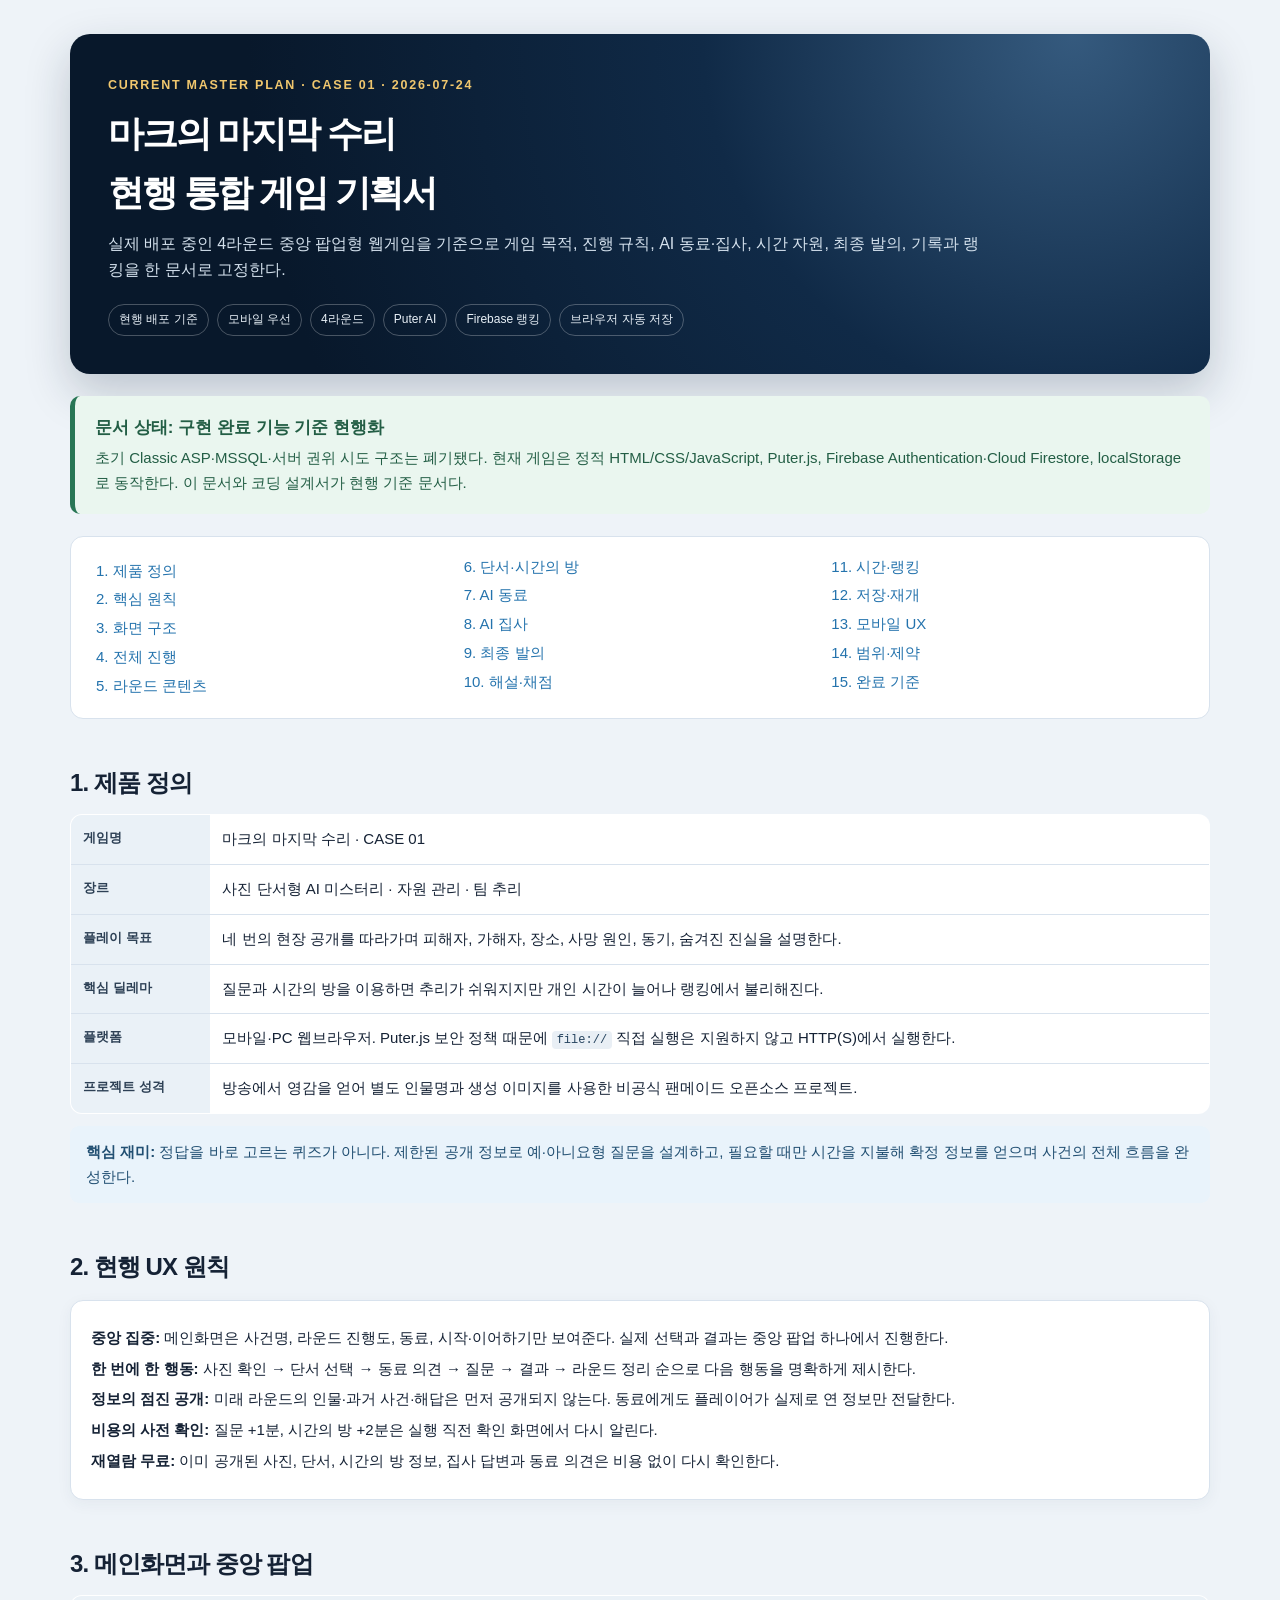
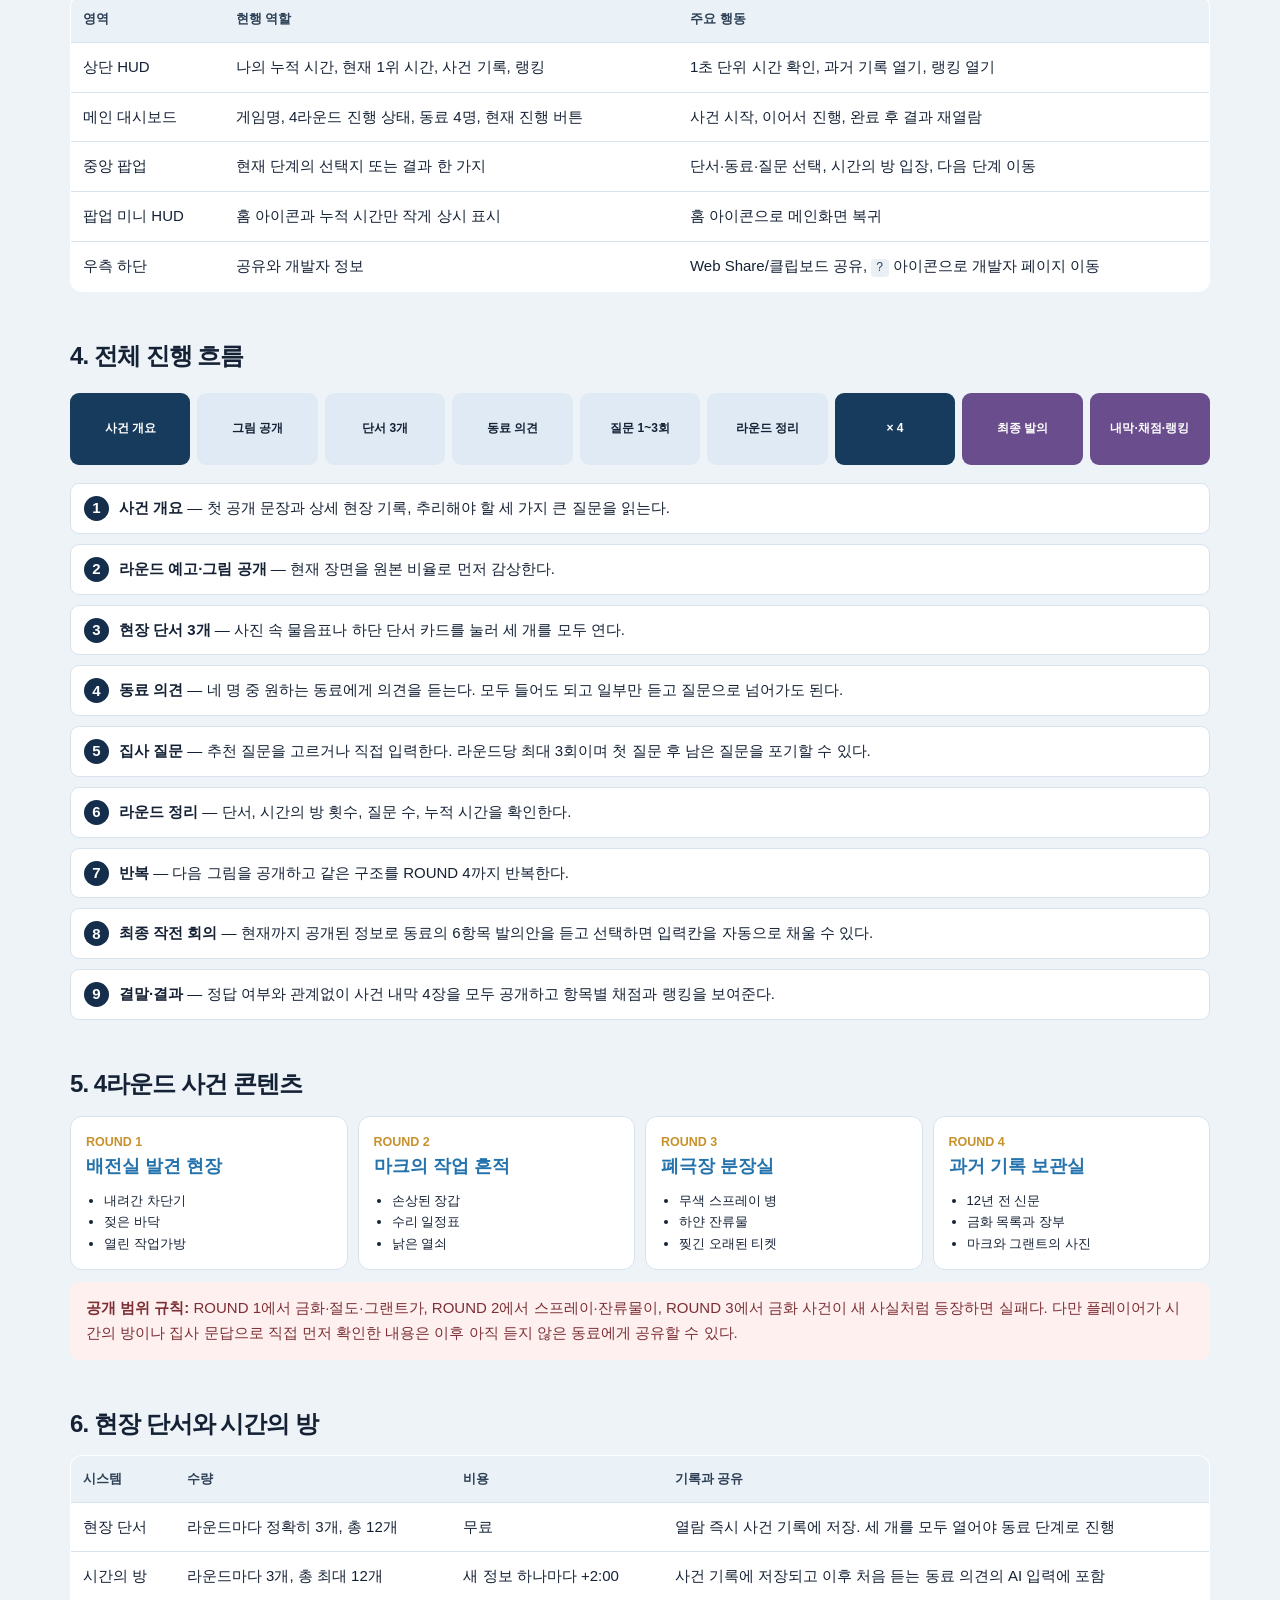
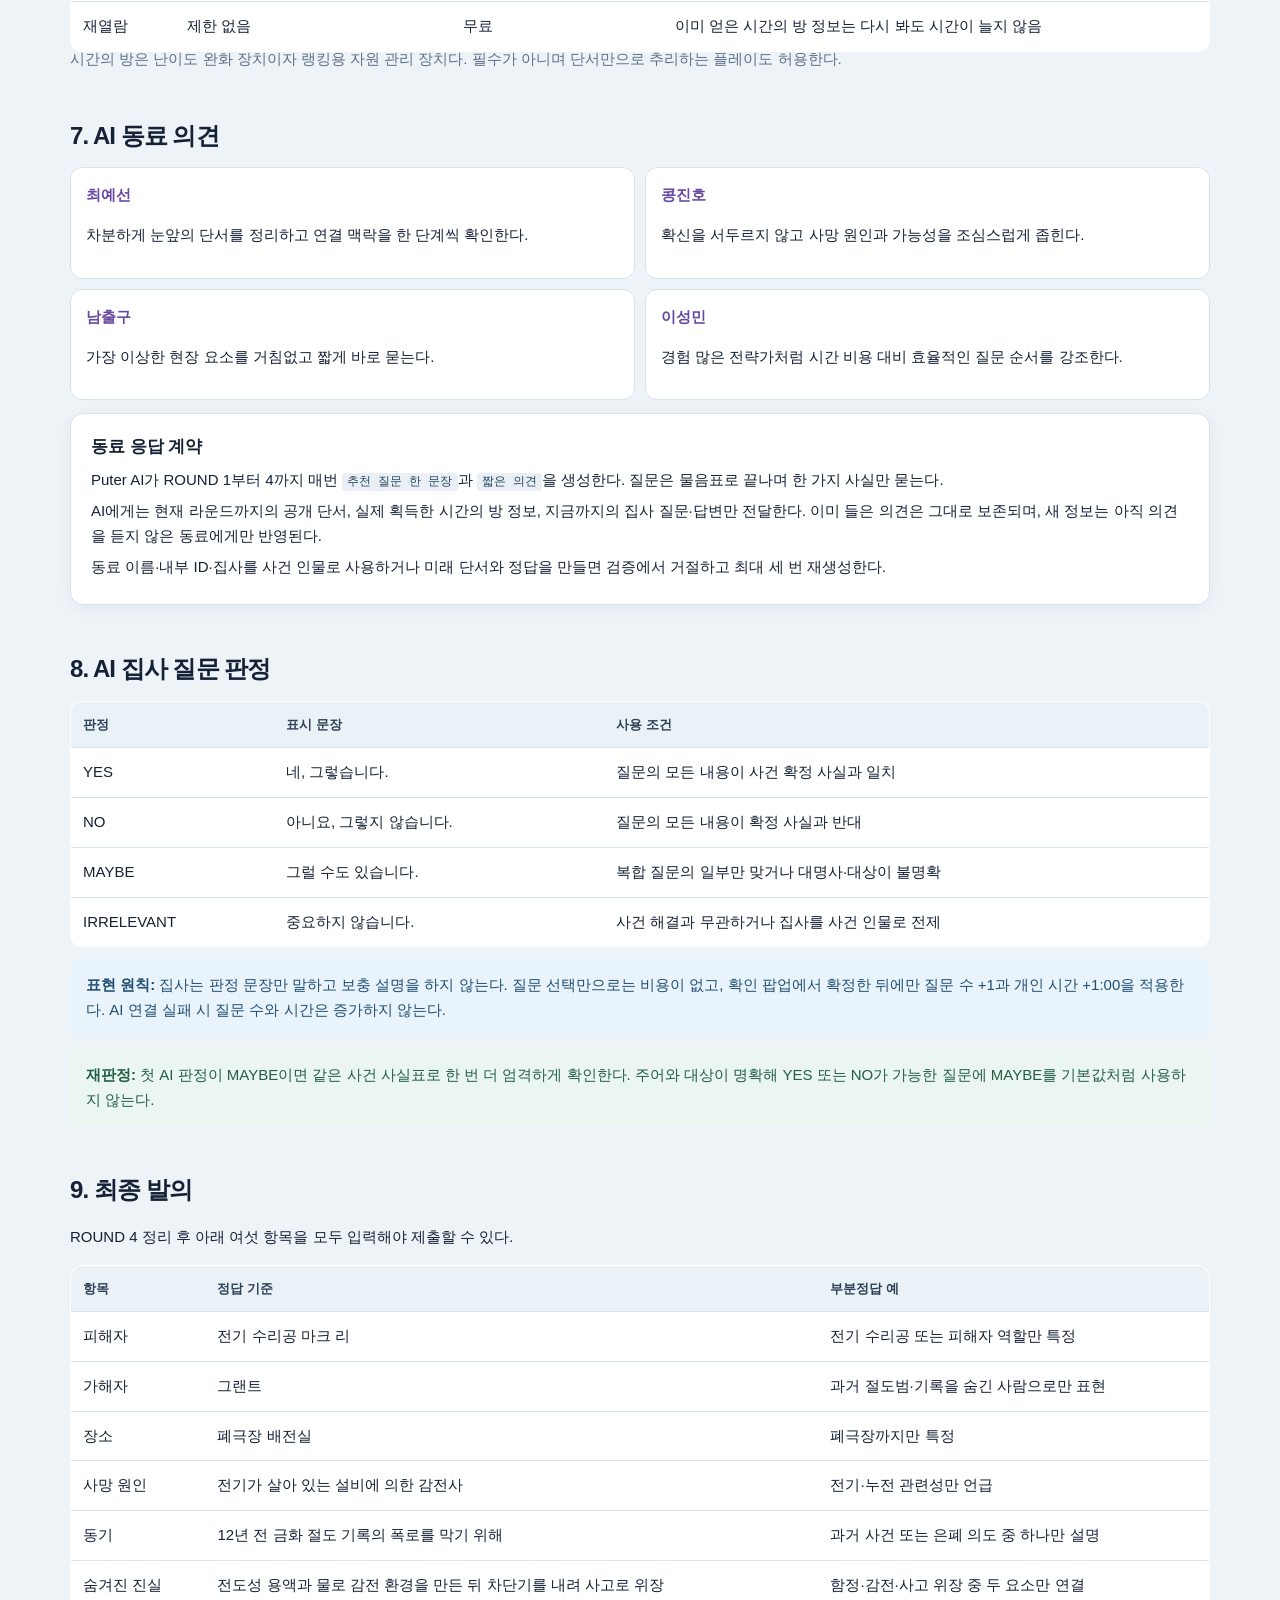
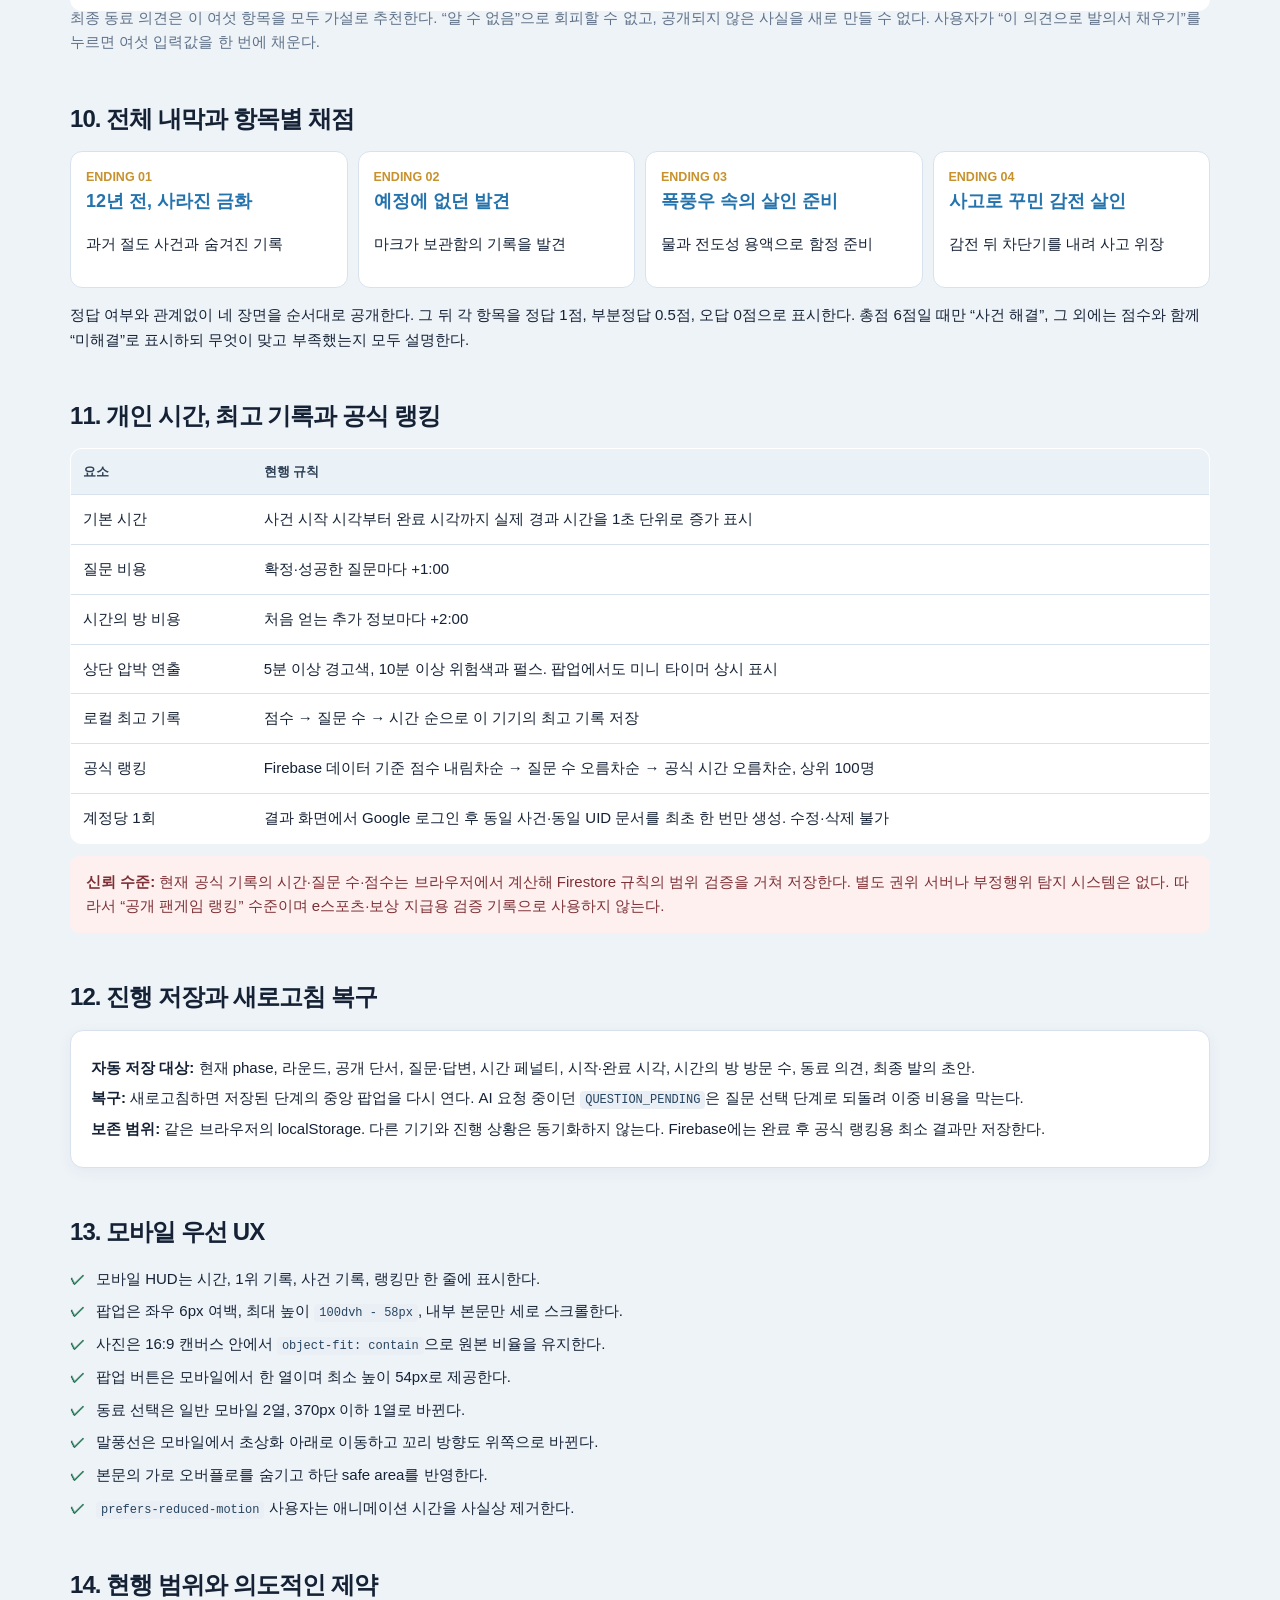
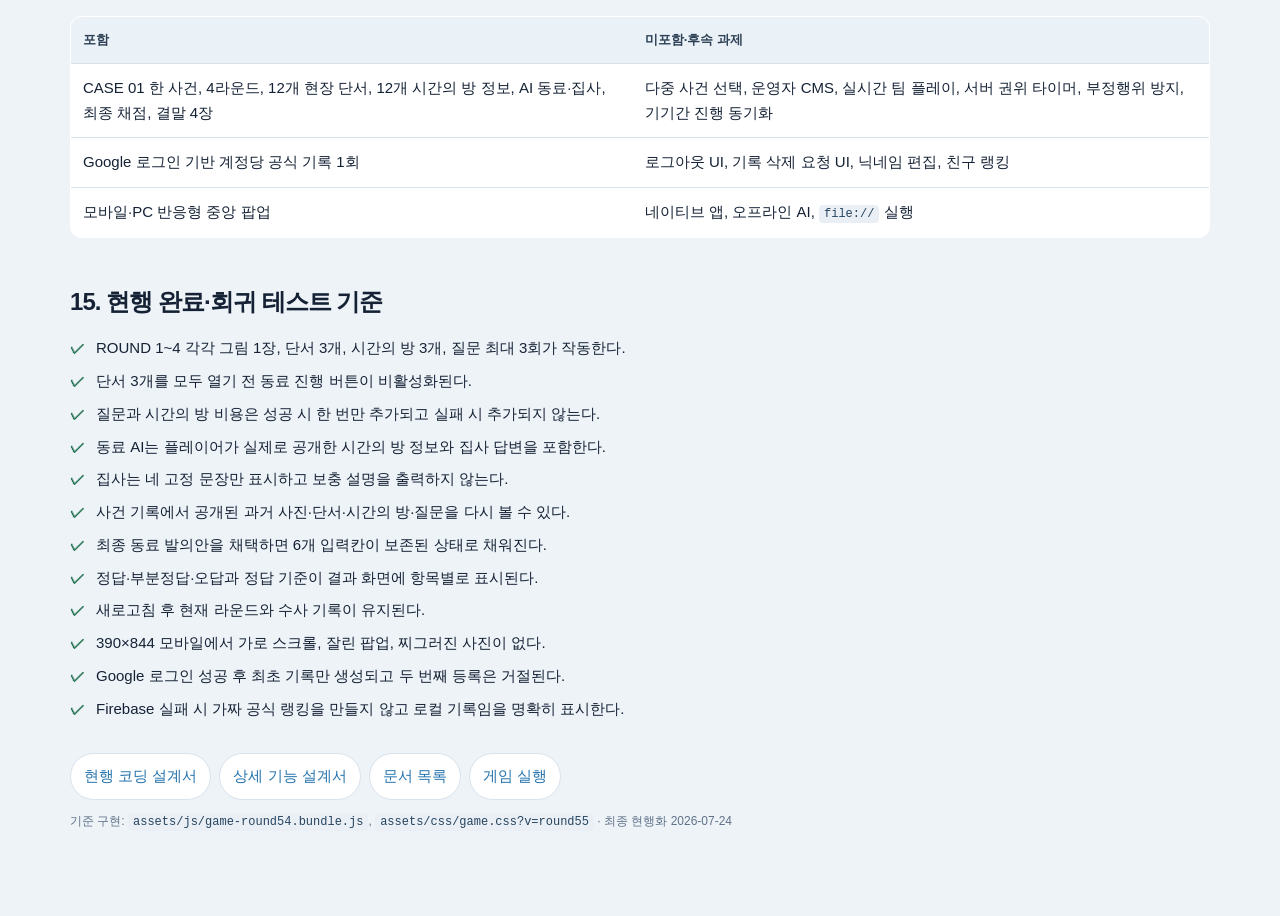
<file: docs/design/popup-four-round-mystery-game-plan.html>
<!doctype html>
<html lang="ko">
<head>
  <meta charset="utf-8">
  <meta name="viewport" content="width=device-width, initial-scale=1">
  <meta name="theme-color" content="#0b1b30">
  <title>마크의 마지막 수리 · 현행 통합 게임 기획서</title>
  <style>
    :root{--bg:#eef3f8;--paper:#fff;--ink:#152235;--muted:#5f7188;--line:#d8e2ed;--navy:#08182b;--gold:#c7922d;--blue:#2473ad;--green:#287655;--red:#a74045;--violet:#6849a1}
    *{box-sizing:border-box}html{scroll-behavior:smooth}body{margin:0;background:var(--bg);color:var(--ink);font:15px/1.65 "Noto Sans KR","Malgun Gothic",sans-serif}.page{width:min(1180px,100%);margin:auto;padding:34px 20px 72px}.cover{padding:38px;border-radius:20px;background:radial-gradient(circle at 88% 0,#355a7e 0,#102a47 35%,#08182b 78%);color:#fff;box-shadow:0 18px 45px #10233a38}.cover small{color:#f0c76e;font-weight:900;letter-spacing:.14em}.cover h1{margin:7px 0 8px;font-size:36px;letter-spacing:-.06em}.cover p{max-width:880px;margin:0;color:#d4e1ed;font-size:16px}.chips{display:flex;gap:8px;flex-wrap:wrap;margin-top:21px}.chips span{padding:5px 10px;border:1px solid #ffffff42;border-radius:99px;color:#e9f1f8;font-size:12px}.status{margin:22px 0;padding:18px 20px;border-left:5px solid var(--green);border-radius:10px;background:#eaf6ef;color:#235e45}.status b{display:block;margin-bottom:4px;font-size:17px}.toc{columns:3;margin:20px 0;padding:18px 25px;border:1px solid var(--line);border-radius:13px;background:#fff}.toc a{display:block;margin:4px 0;color:var(--blue);text-decoration:none}h2{margin:44px 0 12px;font-size:24px;letter-spacing:-.04em}h3{margin:0 0 7px;font-size:17px}.lead{margin:-5px 0 16px;color:var(--muted)}.card{margin:13px 0;padding:19px 20px;border:1px solid var(--line);border-radius:13px;background:var(--paper);box-shadow:0 4px 15px #22384f0d}.card p{margin:6px 0}.callout,.warn,.good{margin:12px 0;padding:14px 16px;border-radius:9px}.callout{background:#e9f3fb;color:#214f72}.warn{background:#fff0f0;color:#7c3035}.good{background:#eaf6ef;color:#235e45}table{width:100%;border-collapse:collapse;border:1px solid var(--line);border-radius:12px;background:#fff;overflow:hidden}th,td{padding:12px;border-bottom:1px solid var(--line);vertical-align:top;text-align:left}th{background:#eaf1f7;color:#2d4055;font-size:13px}tr:last-child td{border-bottom:0}code{padding:2px 5px;border-radius:4px;background:#e9eff5;color:#26445f;font-size:12px}.flow{display:grid;grid-template-columns:repeat(9,1fr);gap:7px;margin:18px 0}.flow div{display:grid;place-items:center;min-height:72px;padding:8px;border-radius:9px;background:#dfeaf4;text-align:center;font-size:12px;font-weight:900}.flow .em{background:#173b5c;color:#fff}.flow .final{background:#6a4d8d;color:#fff}.round-grid{display:grid;grid-template-columns:repeat(4,1fr);gap:10px}.round{padding:15px;border:1px solid var(--line);border-radius:12px;background:#fff}.round strong{display:block;color:var(--blue);font-size:18px}.round small{display:block;color:var(--gold);font-weight:900}.round ul{margin:8px 0 0;padding-left:18px;font-size:13px}.persona{display:grid;grid-template-columns:repeat(2,minmax(0,1fr));gap:10px}.persona article{padding:15px;border:1px solid var(--line);border-radius:12px;background:#fff}.persona b{color:var(--violet)}.sequence{counter-reset:seq;padding:0}.sequence li{counter-increment:seq;position:relative;margin:10px 0;padding:12px 12px 12px 48px;border:1px solid var(--line);border-radius:9px;background:#fff;list-style:none}.sequence li:before{content:counter(seq);position:absolute;left:13px;top:12px;display:grid;place-items:center;width:25px;height:25px;border-radius:50%;background:#142e4b;color:#fff;font-weight:900}.check{padding-left:0;list-style:none}.check li{position:relative;margin:8px 0;padding-left:26px}.check li:before{content:"✓";position:absolute;left:0;color:var(--green);font-weight:900}.linkbar{display:flex;flex-wrap:wrap;gap:8px;margin-top:32px}.linkbar a{padding:10px 13px;border:1px solid var(--line);border-radius:99px;background:#fff;color:var(--blue);text-decoration:none}.version{font-size:12px;color:var(--muted)}@media(max-width:900px){.toc{columns:2}.flow{grid-template-columns:repeat(3,1fr)}.round-grid{grid-template-columns:1fr 1fr}}@media(max-width:650px){.page{padding:16px 11px 50px}.cover{padding:25px 18px}.cover h1{font-size:27px}.toc{columns:1;padding:15px 18px}h2{margin-top:33px;font-size:21px}.flow,.round-grid,.persona{grid-template-columns:1fr}table{display:block;overflow-x:auto}th,td{min-width:135px;padding:10px;font-size:13px}}
  </style>
</head>
<body>
  <main class="page">
    <header class="cover">
      <small>CURRENT MASTER PLAN · CASE 01 · 2026-07-24</small>
      <h1>마크의 마지막 수리<br>현행 통합 게임 기획서</h1>
      <p>실제 배포 중인 4라운드 중앙 팝업형 웹게임을 기준으로 게임 목적, 진행 규칙, AI 동료·집사, 시간 자원, 최종 발의, 기록과 랭킹을 한 문서로 고정한다.</p>
      <div class="chips"><span>현행 배포 기준</span><span>모바일 우선</span><span>4라운드</span><span>Puter AI</span><span>Firebase 랭킹</span><span>브라우저 자동 저장</span></div>
    </header>

    <section class="status"><b>문서 상태: 구현 완료 기능 기준 현행화</b>초기 Classic ASP·MSSQL·서버 권위 시도 구조는 폐기됐다. 현재 게임은 정적 HTML/CSS/JavaScript, Puter.js, Firebase Authentication·Cloud Firestore, localStorage로 동작한다. 이 문서와 코딩 설계서가 현행 기준 문서다.</section>

    <nav class="toc">
      <a href="#vision">1. 제품 정의</a><a href="#principles">2. 핵심 원칙</a><a href="#screen">3. 화면 구조</a><a href="#flow">4. 전체 진행</a><a href="#rounds">5. 라운드 콘텐츠</a><a href="#clues">6. 단서·시간의 방</a><a href="#companions">7. AI 동료</a><a href="#butler">8. AI 집사</a><a href="#final">9. 최종 발의</a><a href="#ending">10. 해설·채점</a><a href="#time">11. 시간·랭킹</a><a href="#save">12. 저장·재개</a><a href="#mobile">13. 모바일 UX</a><a href="#scope">14. 범위·제약</a><a href="#acceptance">15. 완료 기준</a>
    </nav>

    <h2 id="vision">1. 제품 정의</h2>
    <table>
      <tbody>
        <tr><th>게임명</th><td>마크의 마지막 수리 · CASE 01</td></tr>
        <tr><th>장르</th><td>사진 단서형 AI 미스터리 · 자원 관리 · 팀 추리</td></tr>
        <tr><th>플레이 목표</th><td>네 번의 현장 공개를 따라가며 피해자, 가해자, 장소, 사망 원인, 동기, 숨겨진 진실을 설명한다.</td></tr>
        <tr><th>핵심 딜레마</th><td>질문과 시간의 방을 이용하면 추리가 쉬워지지만 개인 시간이 늘어나 랭킹에서 불리해진다.</td></tr>
        <tr><th>플랫폼</th><td>모바일·PC 웹브라우저. Puter.js 보안 정책 때문에 <code>file://</code> 직접 실행은 지원하지 않고 HTTP(S)에서 실행한다.</td></tr>
        <tr><th>프로젝트 성격</th><td>방송에서 영감을 얻어 별도 인물명과 생성 이미지를 사용한 비공식 팬메이드 오픈소스 프로젝트.</td></tr>
      </tbody>
    </table>
    <div class="callout"><b>핵심 재미:</b> 정답을 바로 고르는 퀴즈가 아니다. 제한된 공개 정보로 예·아니요형 질문을 설계하고, 필요할 때만 시간을 지불해 확정 정보를 얻으며 사건의 전체 흐름을 완성한다.</div>

    <h2 id="principles">2. 현행 UX 원칙</h2>
    <div class="card">
      <p><b>중앙 집중:</b> 메인화면은 사건명, 라운드 진행도, 동료, 시작·이어하기만 보여준다. 실제 선택과 결과는 중앙 팝업 하나에서 진행한다.</p>
      <p><b>한 번에 한 행동:</b> 사진 확인 → 단서 선택 → 동료 의견 → 질문 → 결과 → 라운드 정리 순으로 다음 행동을 명확하게 제시한다.</p>
      <p><b>정보의 점진 공개:</b> 미래 라운드의 인물·과거 사건·해답은 먼저 공개되지 않는다. 동료에게도 플레이어가 실제로 연 정보만 전달한다.</p>
      <p><b>비용의 사전 확인:</b> 질문 +1분, 시간의 방 +2분은 실행 직전 확인 화면에서 다시 알린다.</p>
      <p><b>재열람 무료:</b> 이미 공개된 사진, 단서, 시간의 방 정보, 집사 답변과 동료 의견은 비용 없이 다시 확인한다.</p>
    </div>

    <h2 id="screen">3. 메인화면과 중앙 팝업</h2>
    <table>
      <thead><tr><th>영역</th><th>현행 역할</th><th>주요 행동</th></tr></thead>
      <tbody>
        <tr><td>상단 HUD</td><td>나의 누적 시간, 현재 1위 시간, 사건 기록, 랭킹</td><td>1초 단위 시간 확인, 과거 기록 열기, 랭킹 열기</td></tr>
        <tr><td>메인 대시보드</td><td>게임명, 4라운드 진행 상태, 동료 4명, 현재 진행 버튼</td><td>사건 시작, 이어서 진행, 완료 후 결과 재열람</td></tr>
        <tr><td>중앙 팝업</td><td>현재 단계의 선택지 또는 결과 한 가지</td><td>단서·동료·질문 선택, 시간의 방 입장, 다음 단계 이동</td></tr>
        <tr><td>팝업 미니 HUD</td><td>홈 아이콘과 누적 시간만 작게 상시 표시</td><td>홈 아이콘으로 메인화면 복귀</td></tr>
        <tr><td>우측 하단</td><td>공유와 개발자 정보</td><td>Web Share/클립보드 공유, <code>?</code> 아이콘으로 개발자 페이지 이동</td></tr>
      </tbody>
    </table>

    <h2 id="flow">4. 전체 진행 흐름</h2>
    <div class="flow"><div class="em">사건 개요</div><div>그림 공개</div><div>단서 3개</div><div>동료 의견</div><div>질문 1~3회</div><div>라운드 정리</div><div class="em">× 4</div><div class="final">최종 발의</div><div class="final">내막·채점·랭킹</div></div>
    <ol class="sequence">
      <li><b>사건 개요</b> — 첫 공개 문장과 상세 현장 기록, 추리해야 할 세 가지 큰 질문을 읽는다.</li>
      <li><b>라운드 예고·그림 공개</b> — 현재 장면을 원본 비율로 먼저 감상한다.</li>
      <li><b>현장 단서 3개</b> — 사진 속 물음표나 하단 단서 카드를 눌러 세 개를 모두 연다.</li>
      <li><b>동료 의견</b> — 네 명 중 원하는 동료에게 의견을 듣는다. 모두 들어도 되고 일부만 듣고 질문으로 넘어가도 된다.</li>
      <li><b>집사 질문</b> — 추천 질문을 고르거나 직접 입력한다. 라운드당 최대 3회이며 첫 질문 후 남은 질문을 포기할 수 있다.</li>
      <li><b>라운드 정리</b> — 단서, 시간의 방 횟수, 질문 수, 누적 시간을 확인한다.</li>
      <li><b>반복</b> — 다음 그림을 공개하고 같은 구조를 ROUND 4까지 반복한다.</li>
      <li><b>최종 작전 회의</b> — 현재까지 공개된 정보로 동료의 6항목 발의안을 듣고 선택하면 입력칸을 자동으로 채울 수 있다.</li>
      <li><b>결말·결과</b> — 정답 여부와 관계없이 사건 내막 4장을 모두 공개하고 항목별 채점과 랭킹을 보여준다.</li>
    </ol>

    <h2 id="rounds">5. 4라운드 사건 콘텐츠</h2>
    <div class="round-grid">
      <article class="round"><small>ROUND 1</small><strong>배전실 발견 현장</strong><ul><li>내려간 차단기</li><li>젖은 바닥</li><li>열린 작업가방</li></ul></article>
      <article class="round"><small>ROUND 2</small><strong>마크의 작업 흔적</strong><ul><li>손상된 장갑</li><li>수리 일정표</li><li>낡은 열쇠</li></ul></article>
      <article class="round"><small>ROUND 3</small><strong>폐극장 분장실</strong><ul><li>무색 스프레이 병</li><li>하얀 잔류물</li><li>찢긴 오래된 티켓</li></ul></article>
      <article class="round"><small>ROUND 4</small><strong>과거 기록 보관실</strong><ul><li>12년 전 신문</li><li>금화 목록과 장부</li><li>마크와 그랜트의 사진</li></ul></article>
    </div>
    <div class="warn"><b>공개 범위 규칙:</b> ROUND 1에서 금화·절도·그랜트가, ROUND 2에서 스프레이·잔류물이, ROUND 3에서 금화 사건이 새 사실처럼 등장하면 실패다. 다만 플레이어가 시간의 방이나 집사 문답으로 직접 먼저 확인한 내용은 이후 아직 듣지 않은 동료에게 공유할 수 있다.</div>

    <h2 id="clues">6. 현장 단서와 시간의 방</h2>
    <table>
      <thead><tr><th>시스템</th><th>수량</th><th>비용</th><th>기록과 공유</th></tr></thead>
      <tbody>
        <tr><td>현장 단서</td><td>라운드마다 정확히 3개, 총 12개</td><td>무료</td><td>열람 즉시 사건 기록에 저장. 세 개를 모두 열어야 동료 단계로 진행</td></tr>
        <tr><td>시간의 방</td><td>라운드마다 3개, 총 최대 12개</td><td>새 정보 하나마다 +2:00</td><td>사건 기록에 저장되고 이후 처음 듣는 동료 의견의 AI 입력에 포함</td></tr>
        <tr><td>재열람</td><td>제한 없음</td><td>무료</td><td>이미 얻은 시간의 방 정보는 다시 봐도 시간이 늘지 않음</td></tr>
      </tbody>
    </table>
    <p class="lead">시간의 방은 난이도 완화 장치이자 랭킹용 자원 관리 장치다. 필수가 아니며 단서만으로 추리하는 플레이도 허용한다.</p>

    <h2 id="companions">7. AI 동료 의견</h2>
    <div class="persona">
      <article><b>최예선</b><p>차분하게 눈앞의 단서를 정리하고 연결 맥락을 한 단계씩 확인한다.</p></article>
      <article><b>콩진호</b><p>확신을 서두르지 않고 사망 원인과 가능성을 조심스럽게 좁힌다.</p></article>
      <article><b>남출구</b><p>가장 이상한 현장 요소를 거침없고 짧게 바로 묻는다.</p></article>
      <article><b>이성민</b><p>경험 많은 전략가처럼 시간 비용 대비 효율적인 질문 순서를 강조한다.</p></article>
    </div>
    <div class="card">
      <h3>동료 응답 계약</h3>
      <p>Puter AI가 ROUND 1부터 4까지 매번 <code>추천 질문 한 문장</code>과 <code>짧은 의견</code>을 생성한다. 질문은 물음표로 끝나며 한 가지 사실만 묻는다.</p>
      <p>AI에게는 현재 라운드까지의 공개 단서, 실제 획득한 시간의 방 정보, 지금까지의 집사 질문·답변만 전달한다. 이미 들은 의견은 그대로 보존되며, 새 정보는 아직 의견을 듣지 않은 동료에게만 반영된다.</p>
      <p>동료 이름·내부 ID·집사를 사건 인물로 사용하거나 미래 단서와 정답을 만들면 검증에서 거절하고 최대 세 번 재생성한다.</p>
    </div>

    <h2 id="butler">8. AI 집사 질문 판정</h2>
    <table>
      <thead><tr><th>판정</th><th>표시 문장</th><th>사용 조건</th></tr></thead>
      <tbody>
        <tr><td>YES</td><td>네, 그렇습니다.</td><td>질문의 모든 내용이 사건 확정 사실과 일치</td></tr>
        <tr><td>NO</td><td>아니요, 그렇지 않습니다.</td><td>질문의 모든 내용이 확정 사실과 반대</td></tr>
        <tr><td>MAYBE</td><td>그럴 수도 있습니다.</td><td>복합 질문의 일부만 맞거나 대명사·대상이 불명확</td></tr>
        <tr><td>IRRELEVANT</td><td>중요하지 않습니다.</td><td>사건 해결과 무관하거나 집사를 사건 인물로 전제</td></tr>
      </tbody>
    </table>
    <div class="callout"><b>표현 원칙:</b> 집사는 판정 문장만 말하고 보충 설명을 하지 않는다. 질문 선택만으로는 비용이 없고, 확인 팝업에서 확정한 뒤에만 질문 수 +1과 개인 시간 +1:00을 적용한다. AI 연결 실패 시 질문 수와 시간은 증가하지 않는다.</div>
    <div class="good"><b>재판정:</b> 첫 AI 판정이 MAYBE이면 같은 사건 사실표로 한 번 더 엄격하게 확인한다. 주어와 대상이 명확해 YES 또는 NO가 가능한 질문에 MAYBE를 기본값처럼 사용하지 않는다.</div>

    <h2 id="final">9. 최종 발의</h2>
    <p>ROUND 4 정리 후 아래 여섯 항목을 모두 입력해야 제출할 수 있다.</p>
    <table>
      <thead><tr><th>항목</th><th>정답 기준</th><th>부분정답 예</th></tr></thead>
      <tbody>
        <tr><td>피해자</td><td>전기 수리공 마크 리</td><td>전기 수리공 또는 피해자 역할만 특정</td></tr>
        <tr><td>가해자</td><td>그랜트</td><td>과거 절도범·기록을 숨긴 사람으로만 표현</td></tr>
        <tr><td>장소</td><td>폐극장 배전실</td><td>폐극장까지만 특정</td></tr>
        <tr><td>사망 원인</td><td>전기가 살아 있는 설비에 의한 감전사</td><td>전기·누전 관련성만 언급</td></tr>
        <tr><td>동기</td><td>12년 전 금화 절도 기록의 폭로를 막기 위해</td><td>과거 사건 또는 은폐 의도 중 하나만 설명</td></tr>
        <tr><td>숨겨진 진실</td><td>전도성 용액과 물로 감전 환경을 만든 뒤 차단기를 내려 사고로 위장</td><td>함정·감전·사고 위장 중 두 요소만 연결</td></tr>
      </tbody>
    </table>
    <p class="lead">최종 동료 의견은 이 여섯 항목을 모두 가설로 추천한다. “알 수 없음”으로 회피할 수 없고, 공개되지 않은 사실을 새로 만들 수 없다. 사용자가 “이 의견으로 발의서 채우기”를 누르면 여섯 입력값을 한 번에 채운다.</p>

    <h2 id="ending">10. 전체 내막과 항목별 채점</h2>
    <div class="round-grid">
      <article class="round"><small>ENDING 01</small><strong>12년 전, 사라진 금화</strong><p>과거 절도 사건과 숨겨진 기록</p></article>
      <article class="round"><small>ENDING 02</small><strong>예정에 없던 발견</strong><p>마크가 보관함의 기록을 발견</p></article>
      <article class="round"><small>ENDING 03</small><strong>폭풍우 속의 살인 준비</strong><p>물과 전도성 용액으로 함정 준비</p></article>
      <article class="round"><small>ENDING 04</small><strong>사고로 꾸민 감전 살인</strong><p>감전 뒤 차단기를 내려 사고 위장</p></article>
    </div>
    <p>정답 여부와 관계없이 네 장면을 순서대로 공개한다. 그 뒤 각 항목을 정답 1점, 부분정답 0.5점, 오답 0점으로 표시한다. 총점 6점일 때만 “사건 해결”, 그 외에는 점수와 함께 “미해결”로 표시하되 무엇이 맞고 부족했는지 모두 설명한다.</p>

    <h2 id="time">11. 개인 시간, 최고 기록과 공식 랭킹</h2>
    <table>
      <thead><tr><th>요소</th><th>현행 규칙</th></tr></thead>
      <tbody>
        <tr><td>기본 시간</td><td>사건 시작 시각부터 완료 시각까지 실제 경과 시간을 1초 단위로 증가 표시</td></tr>
        <tr><td>질문 비용</td><td>확정·성공한 질문마다 +1:00</td></tr>
        <tr><td>시간의 방 비용</td><td>처음 얻는 추가 정보마다 +2:00</td></tr>
        <tr><td>상단 압박 연출</td><td>5분 이상 경고색, 10분 이상 위험색과 펄스. 팝업에서도 미니 타이머 상시 표시</td></tr>
        <tr><td>로컬 최고 기록</td><td>점수 → 질문 수 → 시간 순으로 이 기기의 최고 기록 저장</td></tr>
        <tr><td>공식 랭킹</td><td>Firebase 데이터 기준 점수 내림차순 → 질문 수 오름차순 → 공식 시간 오름차순, 상위 100명</td></tr>
        <tr><td>계정당 1회</td><td>결과 화면에서 Google 로그인 후 동일 사건·동일 UID 문서를 최초 한 번만 생성. 수정·삭제 불가</td></tr>
      </tbody>
    </table>
    <div class="warn"><b>신뢰 수준:</b> 현재 공식 기록의 시간·질문 수·점수는 브라우저에서 계산해 Firestore 규칙의 범위 검증을 거쳐 저장한다. 별도 권위 서버나 부정행위 탐지 시스템은 없다. 따라서 “공개 팬게임 랭킹” 수준이며 e스포츠·보상 지급용 검증 기록으로 사용하지 않는다.</div>

    <h2 id="save">12. 진행 저장과 새로고침 복구</h2>
    <div class="card">
      <p><b>자동 저장 대상:</b> 현재 phase, 라운드, 공개 단서, 질문·답변, 시간 페널티, 시작·완료 시각, 시간의 방 방문 수, 동료 의견, 최종 발의 초안.</p>
      <p><b>복구:</b> 새로고침하면 저장된 단계의 중앙 팝업을 다시 연다. AI 요청 중이던 <code>QUESTION_PENDING</code>은 질문 선택 단계로 되돌려 이중 비용을 막는다.</p>
      <p><b>보존 범위:</b> 같은 브라우저의 localStorage. 다른 기기와 진행 상황은 동기화하지 않는다. Firebase에는 완료 후 공식 랭킹용 최소 결과만 저장한다.</p>
    </div>

    <h2 id="mobile">13. 모바일 우선 UX</h2>
    <ul class="check">
      <li>모바일 HUD는 시간, 1위 기록, 사건 기록, 랭킹만 한 줄에 표시한다.</li>
      <li>팝업은 좌우 6px 여백, 최대 높이 <code>100dvh - 58px</code>, 내부 본문만 세로 스크롤한다.</li>
      <li>사진은 16:9 캔버스 안에서 <code>object-fit: contain</code>으로 원본 비율을 유지한다.</li>
      <li>팝업 버튼은 모바일에서 한 열이며 최소 높이 54px로 제공한다.</li>
      <li>동료 선택은 일반 모바일 2열, 370px 이하 1열로 바뀐다.</li>
      <li>말풍선은 모바일에서 초상화 아래로 이동하고 꼬리 방향도 위쪽으로 바뀐다.</li>
      <li>본문의 가로 오버플로를 숨기고 하단 safe area를 반영한다.</li>
      <li><code>prefers-reduced-motion</code> 사용자는 애니메이션 시간을 사실상 제거한다.</li>
    </ul>

    <h2 id="scope">14. 현행 범위와 의도적인 제약</h2>
    <table>
      <thead><tr><th>포함</th><th>미포함·후속 과제</th></tr></thead>
      <tbody>
        <tr><td>CASE 01 한 사건, 4라운드, 12개 현장 단서, 12개 시간의 방 정보, AI 동료·집사, 최종 채점, 결말 4장</td><td>다중 사건 선택, 운영자 CMS, 실시간 팀 플레이, 서버 권위 타이머, 부정행위 방지, 기기간 진행 동기화</td></tr>
        <tr><td>Google 로그인 기반 계정당 공식 기록 1회</td><td>로그아웃 UI, 기록 삭제 요청 UI, 닉네임 편집, 친구 랭킹</td></tr>
        <tr><td>모바일·PC 반응형 중앙 팝업</td><td>네이티브 앱, 오프라인 AI, <code>file://</code> 실행</td></tr>
      </tbody>
    </table>

    <h2 id="acceptance">15. 현행 완료·회귀 테스트 기준</h2>
    <ul class="check">
      <li>ROUND 1~4 각각 그림 1장, 단서 3개, 시간의 방 3개, 질문 최대 3회가 작동한다.</li>
      <li>단서 3개를 모두 열기 전 동료 진행 버튼이 비활성화된다.</li>
      <li>질문과 시간의 방 비용은 성공 시 한 번만 추가되고 실패 시 추가되지 않는다.</li>
      <li>동료 AI는 플레이어가 실제로 공개한 시간의 방 정보와 집사 답변을 포함한다.</li>
      <li>집사는 네 고정 문장만 표시하고 보충 설명을 출력하지 않는다.</li>
      <li>사건 기록에서 공개된 과거 사진·단서·시간의 방·질문을 다시 볼 수 있다.</li>
      <li>최종 동료 발의안을 채택하면 6개 입력칸이 보존된 상태로 채워진다.</li>
      <li>정답·부분정답·오답과 정답 기준이 결과 화면에 항목별로 표시된다.</li>
      <li>새로고침 후 현재 라운드와 수사 기록이 유지된다.</li>
      <li>390×844 모바일에서 가로 스크롤, 잘린 팝업, 찌그러진 사진이 없다.</li>
      <li>Google 로그인 성공 후 최초 기록만 생성되고 두 번째 등록은 거절된다.</li>
      <li>Firebase 실패 시 가짜 공식 랭킹을 만들지 않고 로컬 기록임을 명확히 표시한다.</li>
    </ul>

    <div class="linkbar">
      <a href="popup-four-round-coding-spec.html">현행 코딩 설계서</a>
      <a href="mark-death-mystery-detailed-design.html">상세 기능 설계서</a>
      <a href="../">문서 목록</a>
      <a href="../../">게임 실행</a>
    </div>
    <p class="version">기준 구현: <code>assets/js/game-round54.bundle.js</code>, <code>assets/css/game.css?v=round55</code> · 최종 현행화 2026-07-24</p>
  </main>
</body>
</html>
</file>
<file: assets/css/developer.css>
:root{--bg:#05090f;--panel:#0d1721;--panel2:#142332;--line:#30485b;--text:#f4f2ea;--muted:#9eafbc;--gold:#e8c260;--gold2:#9d681e;--blue:#72b9e7}
*{box-sizing:border-box}
html{scroll-behavior:smooth}
body{min-width:320px;min-height:100dvh;margin:0;overflow-x:hidden;background:radial-gradient(circle at 50% -8%,#29455a 0,#0a121a 34%,var(--bg) 72%);color:var(--text);font:15px/1.65 "Noto Sans KR","Malgun Gothic",Arial,sans-serif}
img{display:block;max-width:100%}
a{color:inherit;text-decoration:none}
.developer-nav{position:sticky;z-index:20;top:0;display:flex;align-items:center;justify-content:space-between;gap:15px;min-height:58px;padding:8px max(20px,calc((100vw - 1120px)/2));border-bottom:1px solid #ffffff16;background:#07101ae8;backdrop-filter:blur(14px)}
.developer-nav span{color:var(--gold);font-size:10px;font-weight:900;letter-spacing:.18em}
.back-link{border:1px solid #425a6d;border-radius:999px;padding:7px 13px;background:#111d28;font-size:12px;font-weight:900}
main{width:min(calc(100% - 32px),1120px);margin:auto}
.developer-hero{display:grid;grid-template-columns:minmax(0,1.05fr) minmax(360px,.95fr);gap:52px;align-items:center;min-height:calc(100dvh - 58px);padding:70px 0}
.eyebrow,.section-heading>span,.developer-contact>span{display:block;color:var(--gold);font-size:10px;font-weight:900;letter-spacing:.18em}
.hero-copy h1{margin:12px 0 22px;font-size:clamp(42px,6.8vw,78px);line-height:1.03;letter-spacing:-.075em}
.hero-copy h1 em{color:var(--gold);font-style:normal}
.hero-copy>p{max-width:640px;margin:0;color:#c0ccd5;font-size:16px;line-height:1.85}
.hero-actions{display:flex;flex-wrap:wrap;gap:10px;margin-top:30px}
.hero-actions a{min-height:52px;border-radius:12px;padding:13px 18px;font-weight:900}
.primary-link{border:1px solid #f1d47e;background:linear-gradient(135deg,#f1d47e,var(--gold2));color:#161006}
.secondary-link{border:1px solid #526b7e;background:#122130}
.hero-visual{position:relative;margin:0;overflow:hidden;border:1px solid #587084;border-radius:24px;background:#020507;box-shadow:0 28px 75px #000c;transform:rotate(1.5deg)}
.hero-visual:after{content:"";position:absolute;inset:0;box-shadow:inset 0 0 80px #000b;pointer-events:none}
.hero-visual img{width:100%;aspect-ratio:4/5;object-fit:cover}
.hero-visual figcaption{position:absolute;z-index:1;right:16px;bottom:13px;color:#f2d277;font-size:10px;font-weight:900;letter-spacing:.12em}
.developer-section{padding:86px 0;border-top:1px solid #ffffff16}
.section-heading{max-width:720px;margin-bottom:30px}
.section-heading h2{margin:8px 0 8px;font-size:clamp(30px,4vw,48px);line-height:1.15;letter-spacing:-.055em}
.section-heading p{margin:0;color:var(--muted);font-size:14px}
.source-grid{display:grid;grid-template-columns:repeat(2,minmax(0,1fr));gap:12px}
.source-grid article{min-height:185px;border:1px solid var(--line);border-radius:16px;padding:22px;background:linear-gradient(145deg,#152635,#0a131c)}
.source-grid article>b{color:var(--gold);font-size:9px;letter-spacing:.13em}
.source-grid h3{margin:9px 0 7px;font-size:21px}
.source-grid p{margin:0;color:#aab9c4;font-size:13px}
.wide-github-link{display:grid;grid-template-columns:38px minmax(0,1fr) auto;gap:11px;align-items:center;margin-top:14px;border:1px solid #eef2f4;border-radius:14px;padding:15px 17px;background:#f6f6f3;color:#07101a}
.wide-github-link img{width:28px;height:28px}
.wide-github-link small,.wide-github-link strong{display:block}
.wide-github-link small{font-size:8px;font-weight:900;letter-spacing:.12em}
.wide-github-link strong{font-size:15px}
.wide-github-link>b{font-size:22px}
.project-layout{display:grid;grid-template-columns:minmax(0,1.2fr) minmax(300px,.8fr);gap:16px}
.project-description,.fan-notice{border:1px solid var(--line);border-radius:17px;padding:25px;background:#0b151f}
.project-description>p{margin:0;color:#d0d9df;line-height:1.85}
.project-description ul{display:grid;gap:8px;margin:22px 0 0;padding:0;list-style:none}
.project-description li{position:relative;padding-left:22px;color:#aebcc6}
.project-description li:before{content:"✓";position:absolute;left:0;color:var(--gold);font-weight:900}
.fan-notice{border-color:#806b37;background:linear-gradient(145deg,#2a2213,#0c151e 70%)}
.fan-notice span{color:var(--gold);font-size:9px;font-weight:900;letter-spacing:.13em}
.fan-notice strong{display:block;margin:9px 0 8px;font-size:21px}
.fan-notice p{margin:0;color:#c1b89f;font-size:13px}
.game-card{display:grid;grid-template-columns:156px minmax(0,1fr);gap:23px;align-items:center;overflow:hidden;border:1px solid #526a7d;border-radius:20px;padding:17px;background:linear-gradient(135deg,#172938,#0a131c);box-shadow:0 18px 45px #0008}
.game-card>img{width:156px;height:156px;border-radius:18px;object-fit:cover}
.game-card small,.game-card strong,.game-card b{display:block}
.game-card small{color:var(--gold);font-size:9px;font-weight:900;letter-spacing:.12em}
.game-card strong{margin-top:5px;font-size:30px;line-height:1.25}
.game-card p{margin:5px 0 14px;color:#aebdc7}
.game-card b{color:#f0ce73;font-size:13px}
.developer-contact{margin:20px 0 90px;border:1px solid #876e37;border-radius:22px;padding:42px;background:radial-gradient(circle at 90% 0,#684b1d55,transparent 44%),#151a1d;text-align:center}
.developer-contact h2{margin:8px 0;font-size:clamp(26px,4vw,42px);letter-spacing:-.05em}
.developer-contact p{margin:0;color:#aeb9c1}
.developer-contact a{display:inline-flex;align-items:center;gap:9px;margin-top:22px;border-radius:999px;padding:11px 17px;background:#fff;color:#050505;font-weight:900}
.developer-contact img{width:24px;height:24px}
footer{padding:34px 16px max(34px,env(safe-area-inset-bottom));border-top:1px solid #ffffff17;background:#03070b;text-align:center}
footer b{color:var(--gold);letter-spacing:.13em}
footer p{margin:4px 0 12px;color:#8496a4;font-size:12px}
footer a{color:#d8e1e7;font-size:12px;font-weight:900;text-decoration:underline;text-underline-offset:4px}
@media(max-width:760px){
  .developer-nav{min-height:52px;padding:7px 12px}
  main{width:min(calc(100% - 24px),1120px)}
  .developer-hero{grid-template-columns:1fr;gap:30px;min-height:0;padding:47px 0 62px}
  .hero-copy h1{font-size:clamp(38px,12.5vw,58px)}
  .hero-copy>p{font-size:14px}
  .hero-actions{display:grid}
  .hero-actions a{display:grid;place-items:center;text-align:center}
  .hero-visual{width:min(100%,460px);margin:auto;transform:none}
  .hero-visual img{aspect-ratio:16/11}
  .developer-section{padding:62px 0}
  .source-grid,.project-layout{grid-template-columns:1fr}
  .source-grid article{min-height:0;padding:18px}
  .game-card{grid-template-columns:96px minmax(0,1fr);gap:15px;padding:13px}
  .game-card>img{width:96px;height:96px;border-radius:13px}
  .game-card strong{font-size:23px}
  .game-card p{font-size:11px;line-height:1.55}
  .developer-contact{margin-bottom:52px;padding:31px 18px}
}
@media(max-width:390px){
  .developer-nav span{font-size:8px}
  .game-card{grid-template-columns:76px minmax(0,1fr)}
  .game-card>img{width:76px;height:76px}
  .game-card p{display:none}
}
@media(prefers-reduced-motion:reduce){html{scroll-behavior:auto}*{transition:none!important}}
</file>
